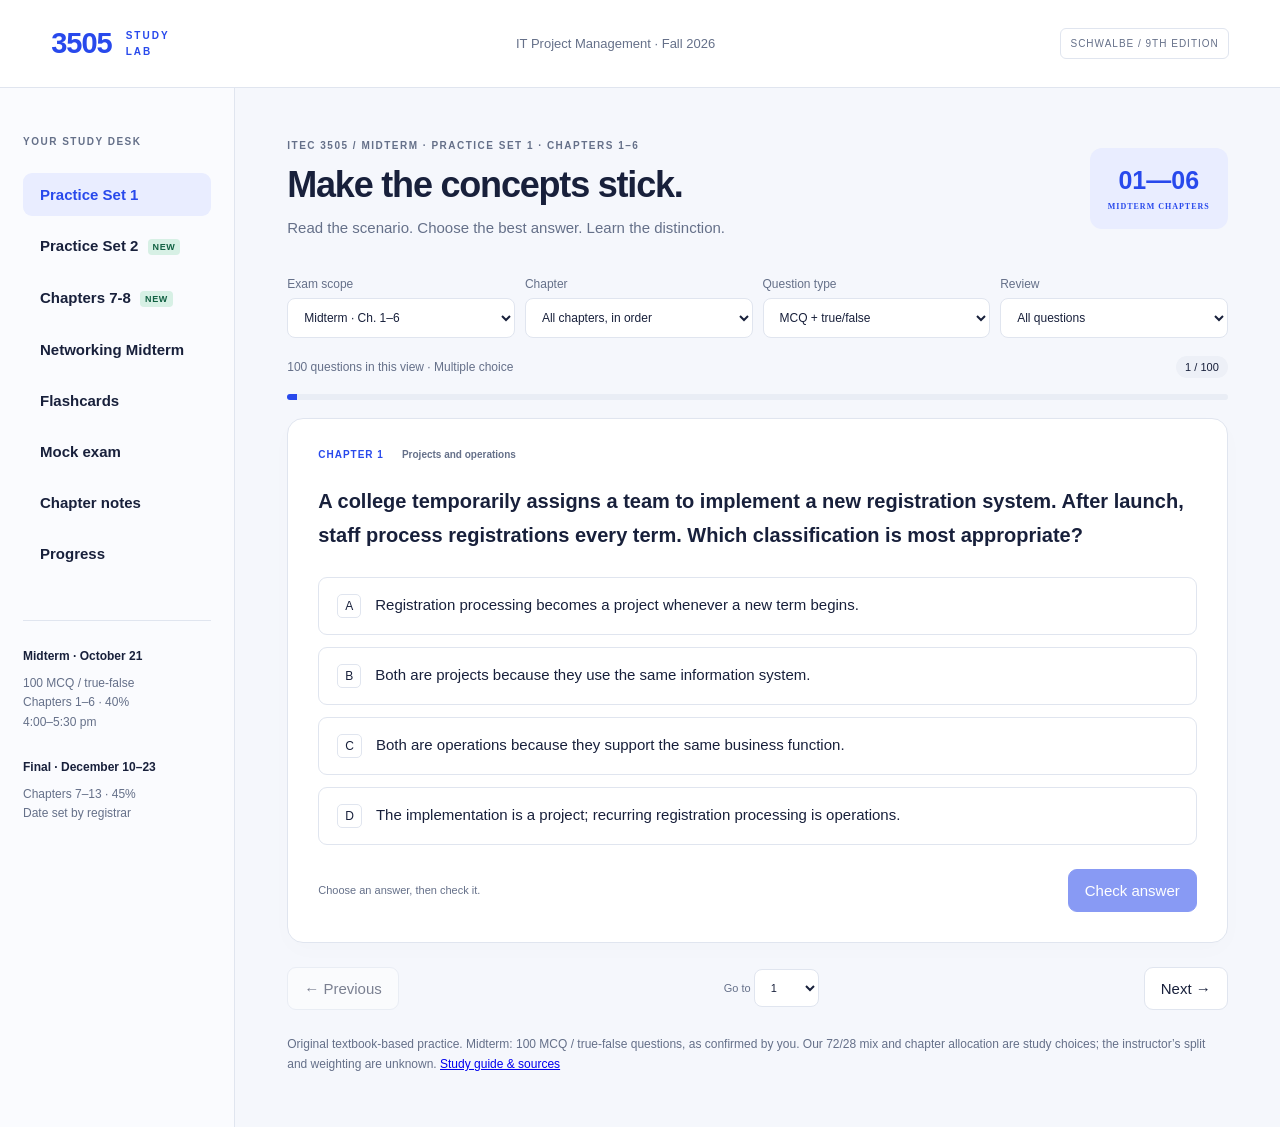
<file: index.html>
<!doctype html><html lang="en"><head><meta charset="utf-8"><meta name="viewport" content="width=device-width,initial-scale=1"><title>ITEC 3505 · Study Lab</title><meta name="description" content="Textbook-based project management practice, flashcards, and timed mock exams."><link rel="icon" href="data:image/svg+xml,%3Csvg xmlns='http://www.w3.org/2000/svg' viewBox='0 0 32 32'%3E%3Crect width='32' height='32' rx='7' fill='%232346ee'/%3E%3Cpath d='M8 9h16v4H12v3h10v4H12v3H8z' fill='white'/%3E%3C/svg%3E"><link rel="stylesheet" href="styles.css?v=20261027"></head><body><header><a class="brand" href="./">3505<span>STUDY LAB</span></a><span>IT Project Management · Fall 2026</span><span class="tag">SCHWALBE / 9TH EDITION</span></header><div class="shell"><aside><p class="eyebrow">YOUR STUDY DESK</p><nav id="nav"><button class="active">Practice</button><button>Flashcards</button><button>Mock exam</button><button>Chapter notes</button><button>Progress</button></nav><div class="aside-note"><strong>Midterm · October 21</strong><p>100 MCQ / true-false<br>Chapters 1–6 · 40%<br>4:00–5:30 pm</p><strong>Final · December 10–23</strong><p>Chapters 7–13 · 45%<br>Date set by registrar</p></div></aside><main id="main"><p>Loading your textbook practice questions…</p><noscript><section class="panel"><h1>ITEC 3505 Study Lab</h1><p>Enable JavaScript for interactive practice, or <a href="printable.html">open the 100 questions and explained answer key</a>.</p></section></noscript></main></div><script src="data.js"></script><script src="app.js?v=20261028"></script></body></html>
</file>
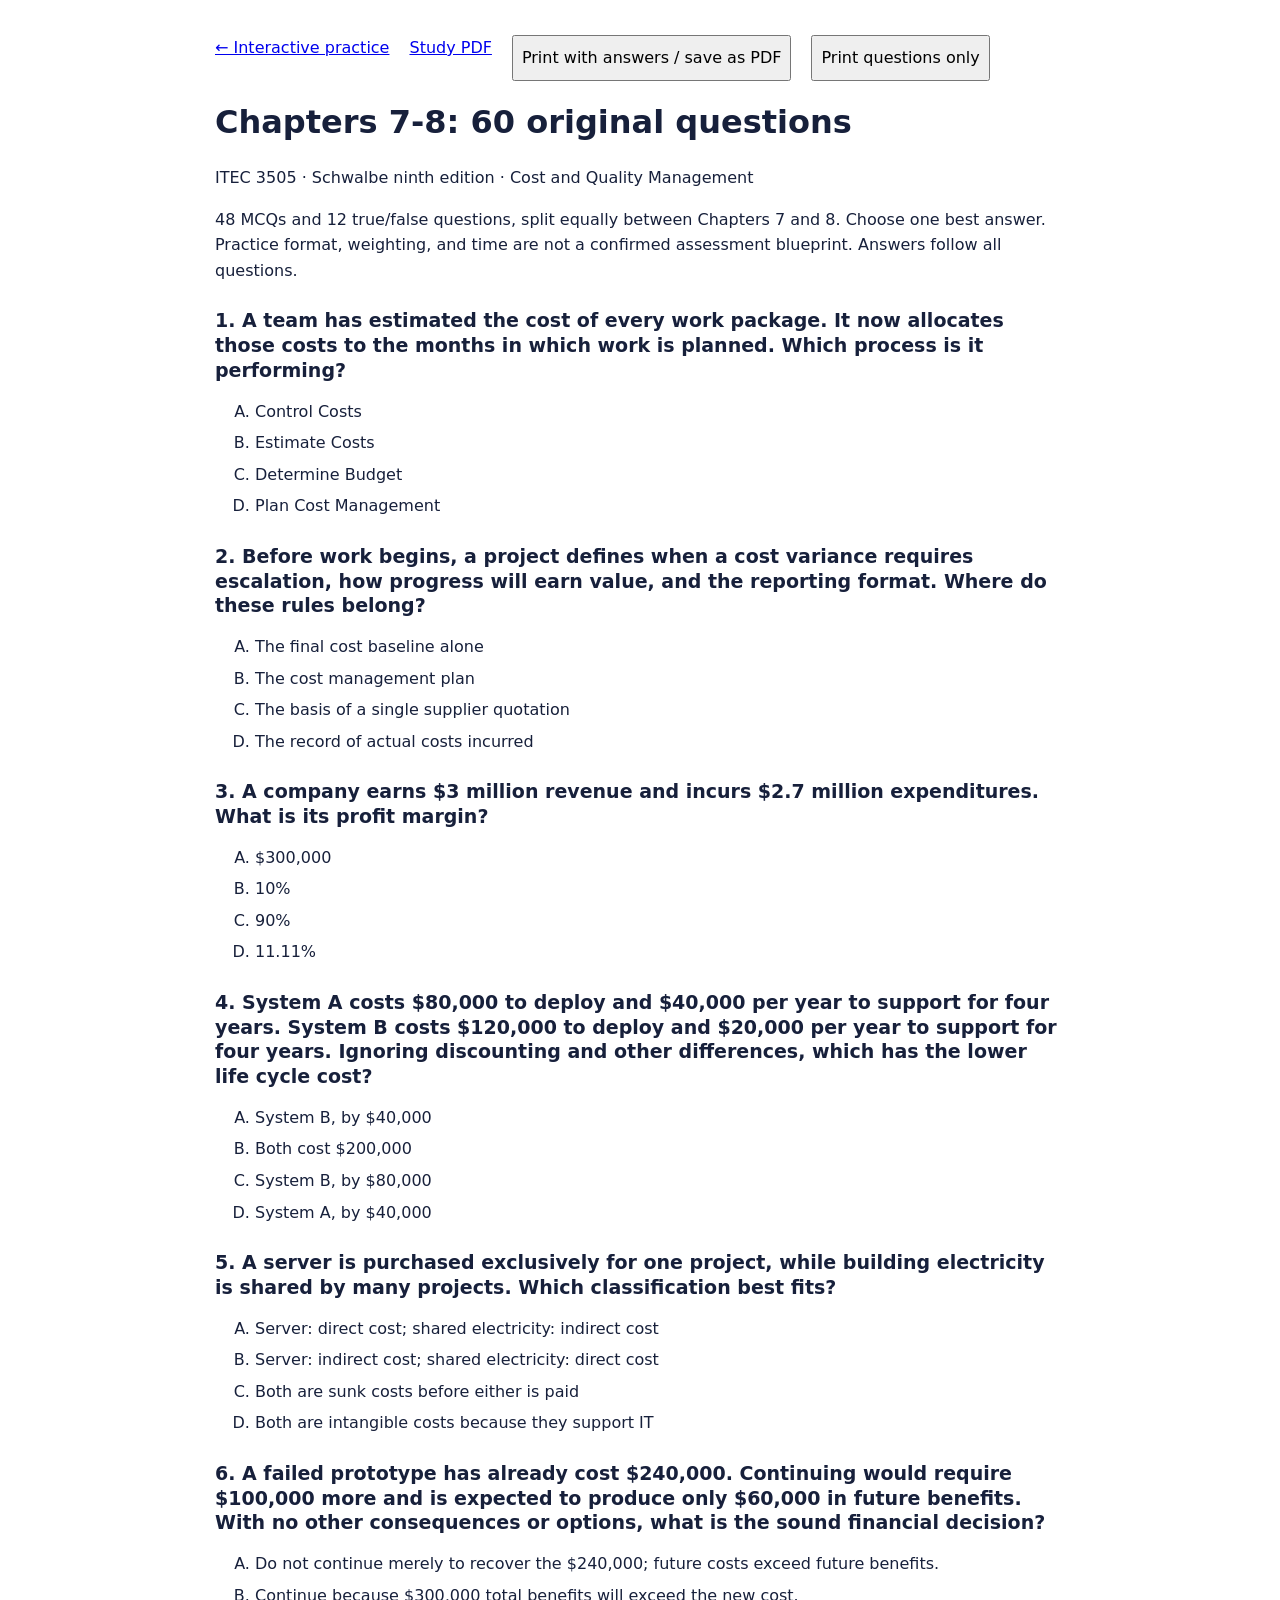
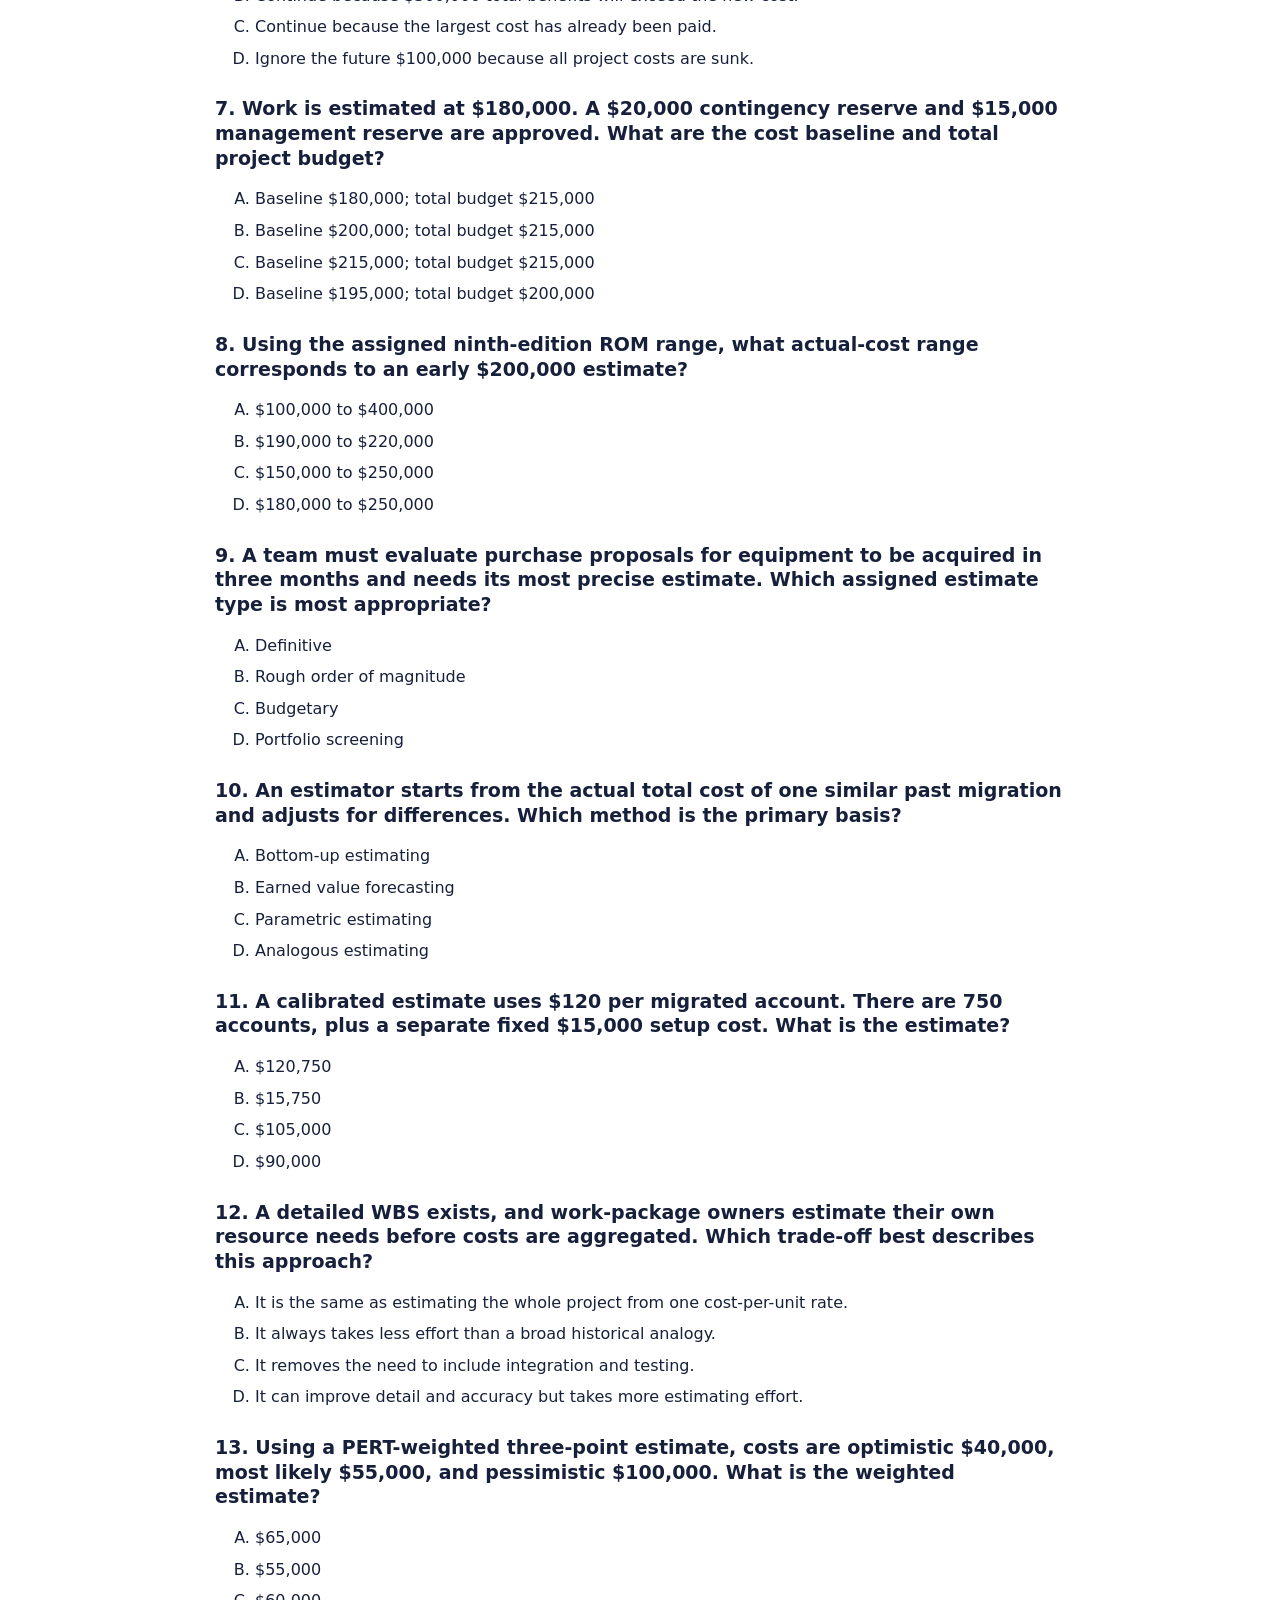
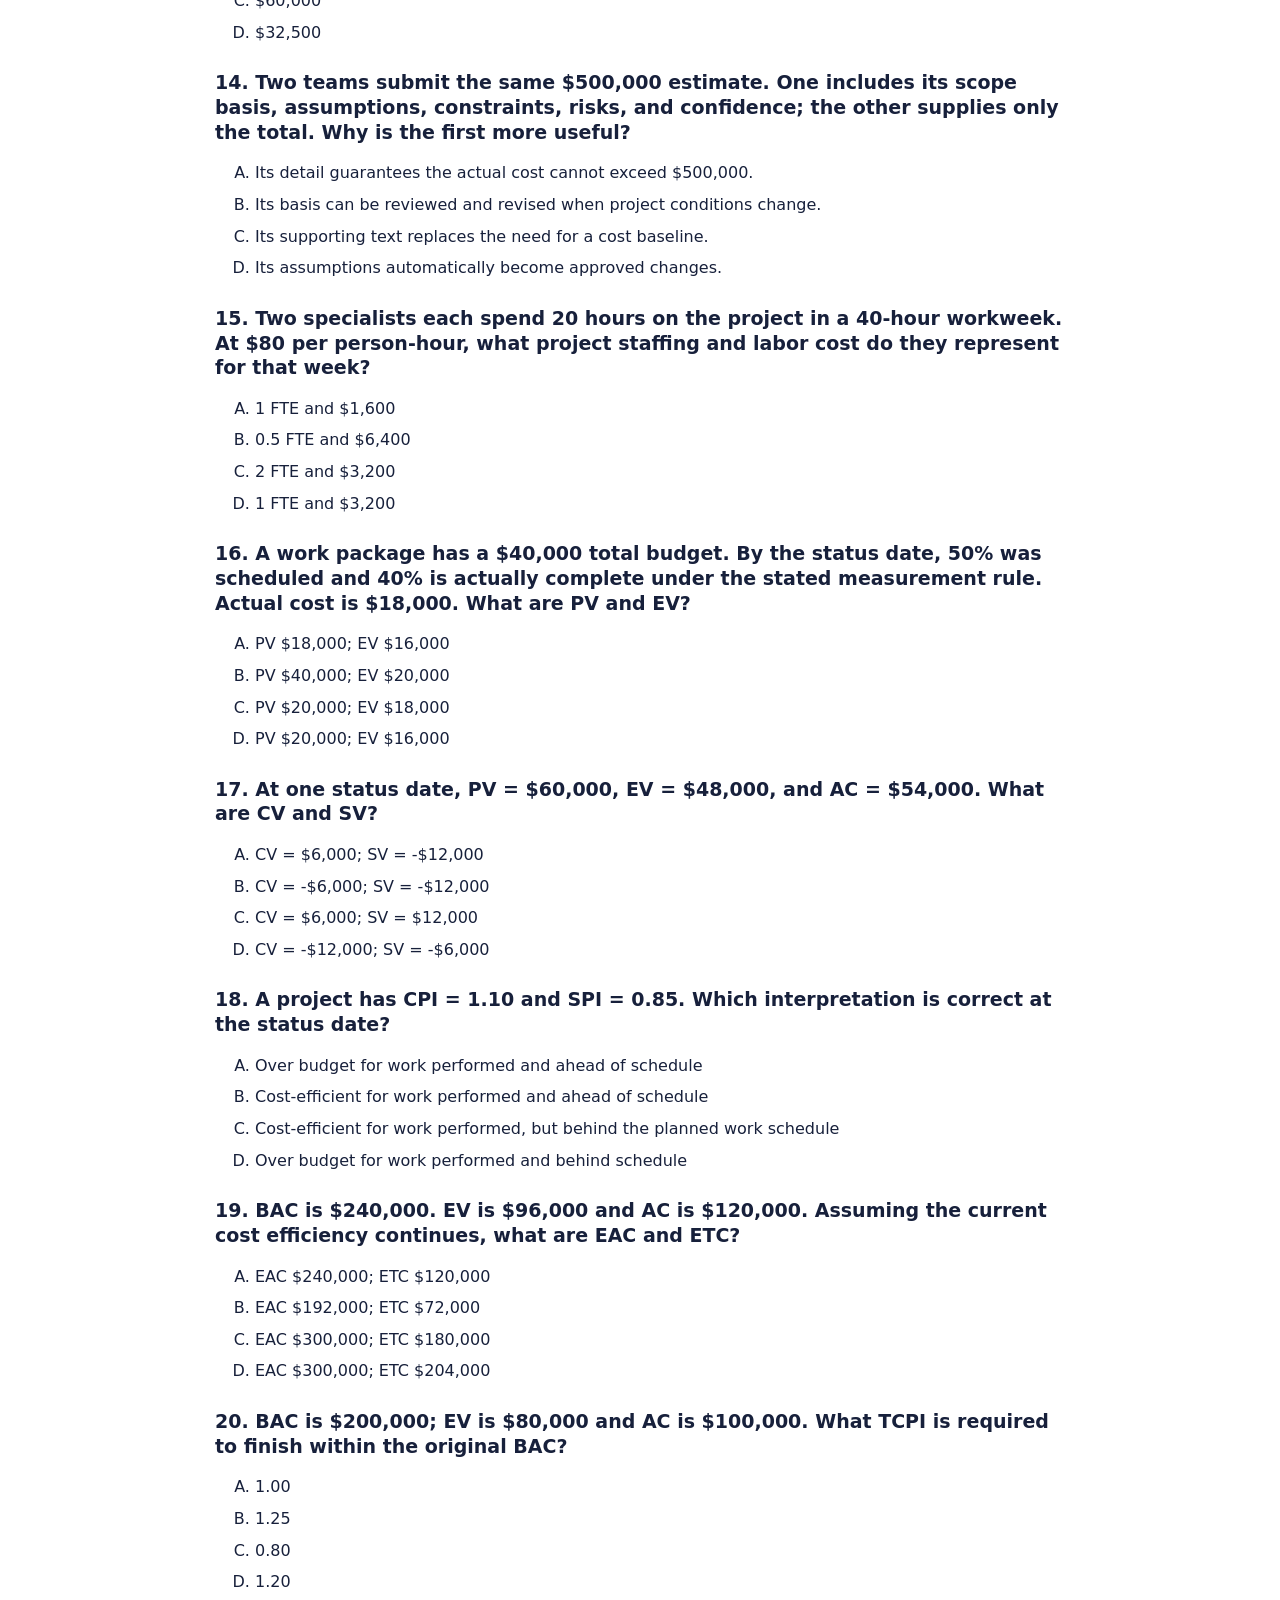
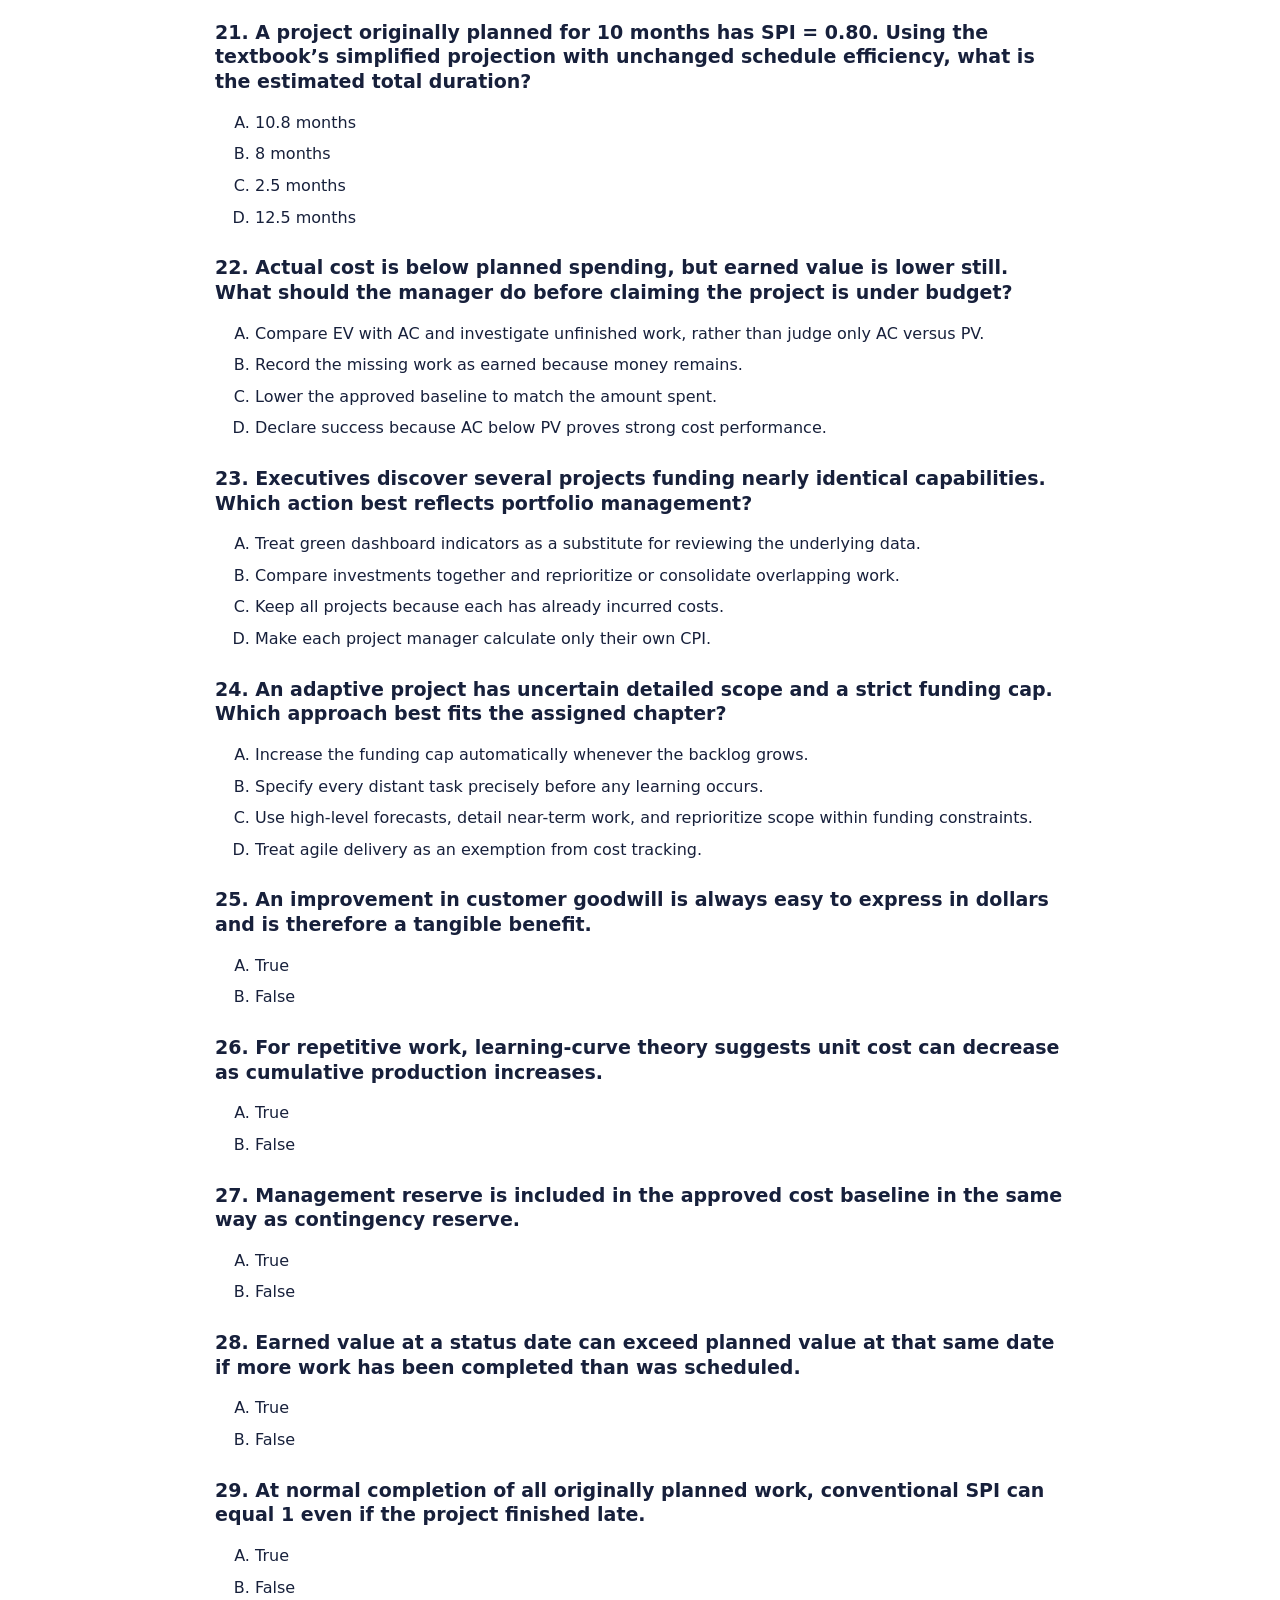
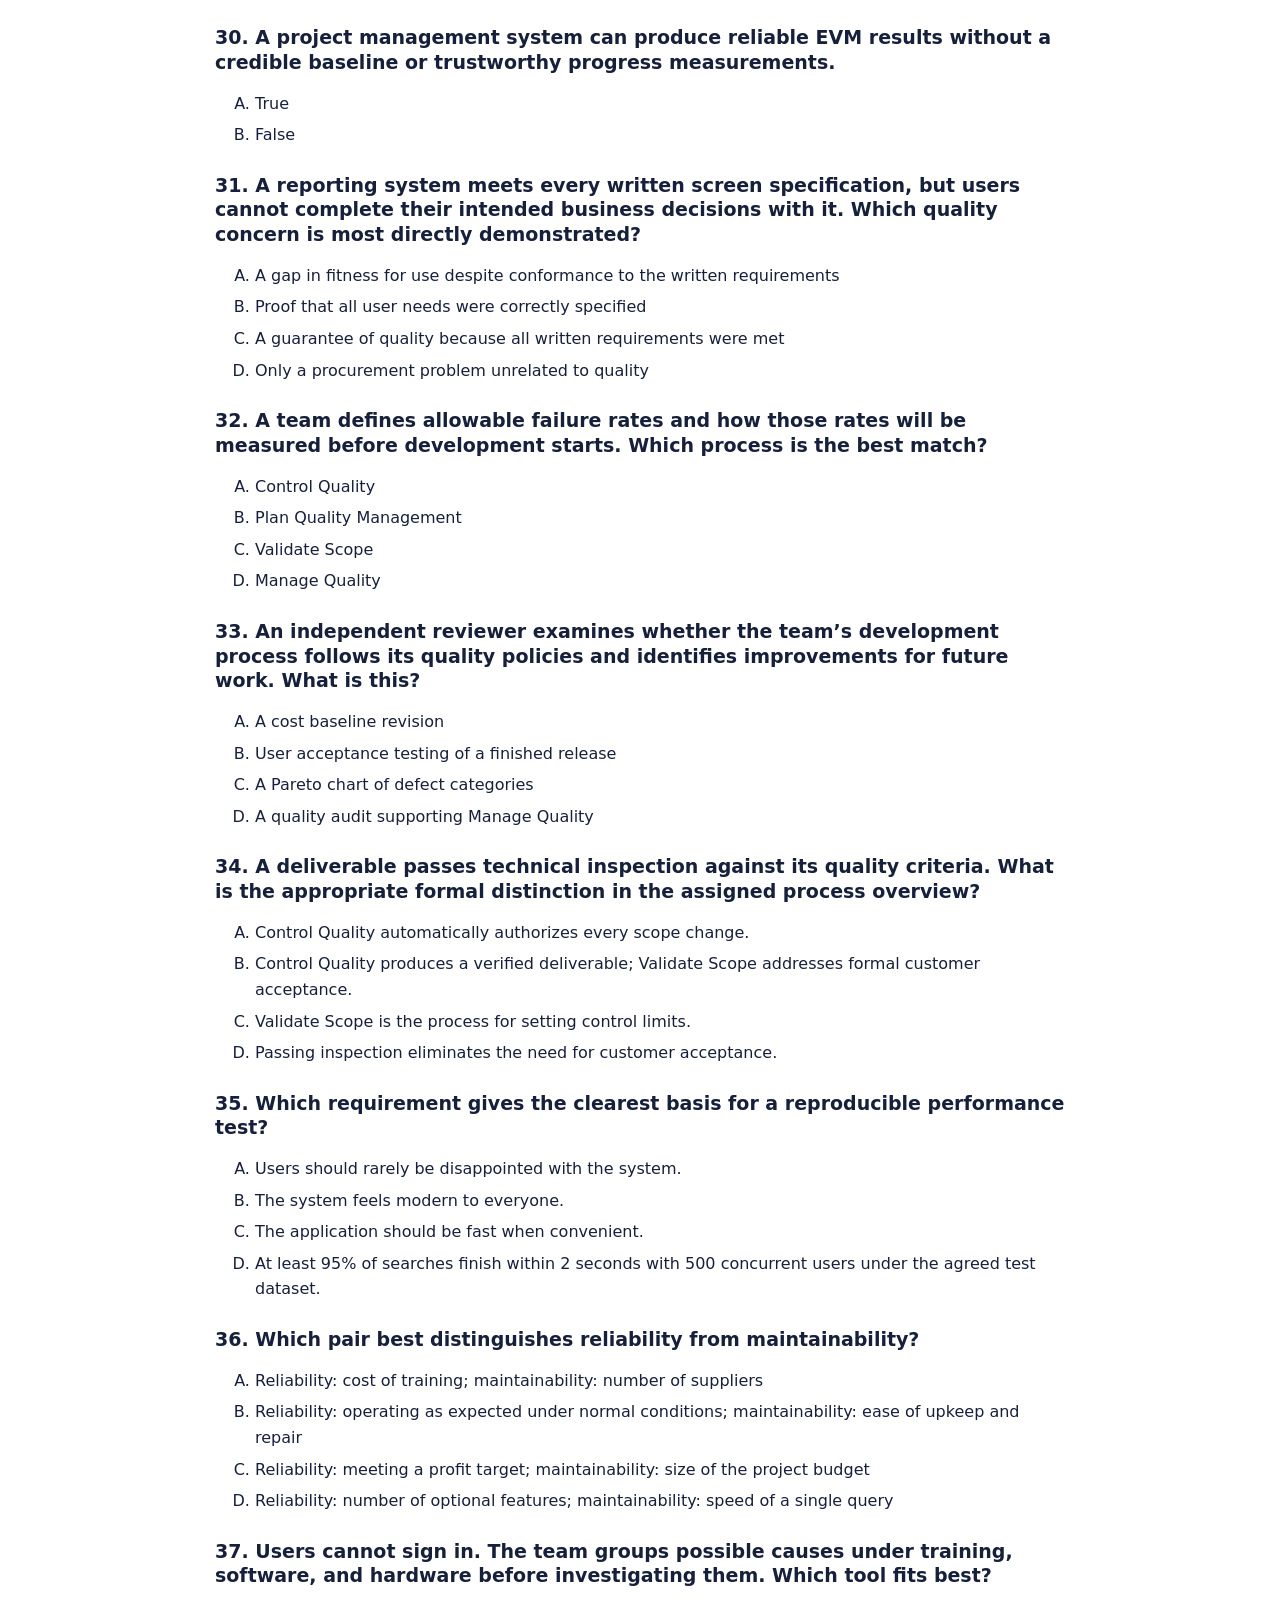
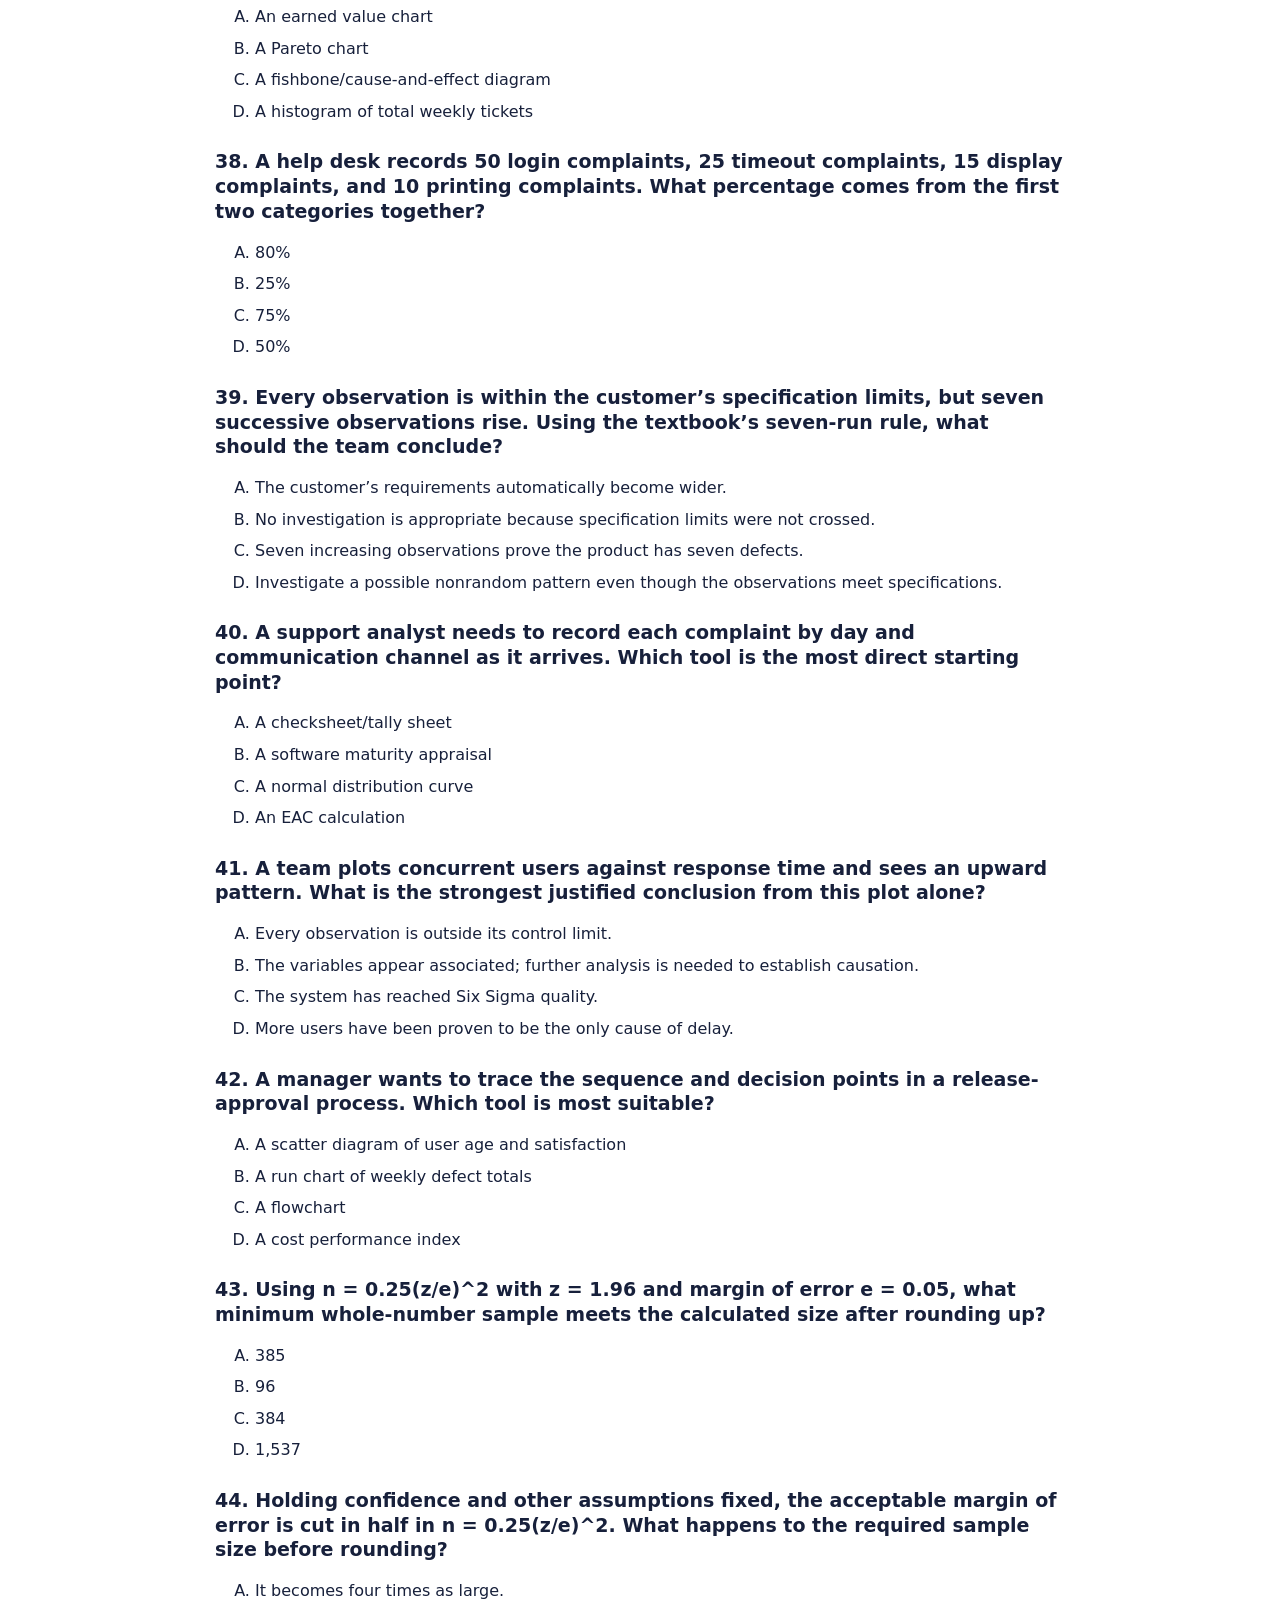
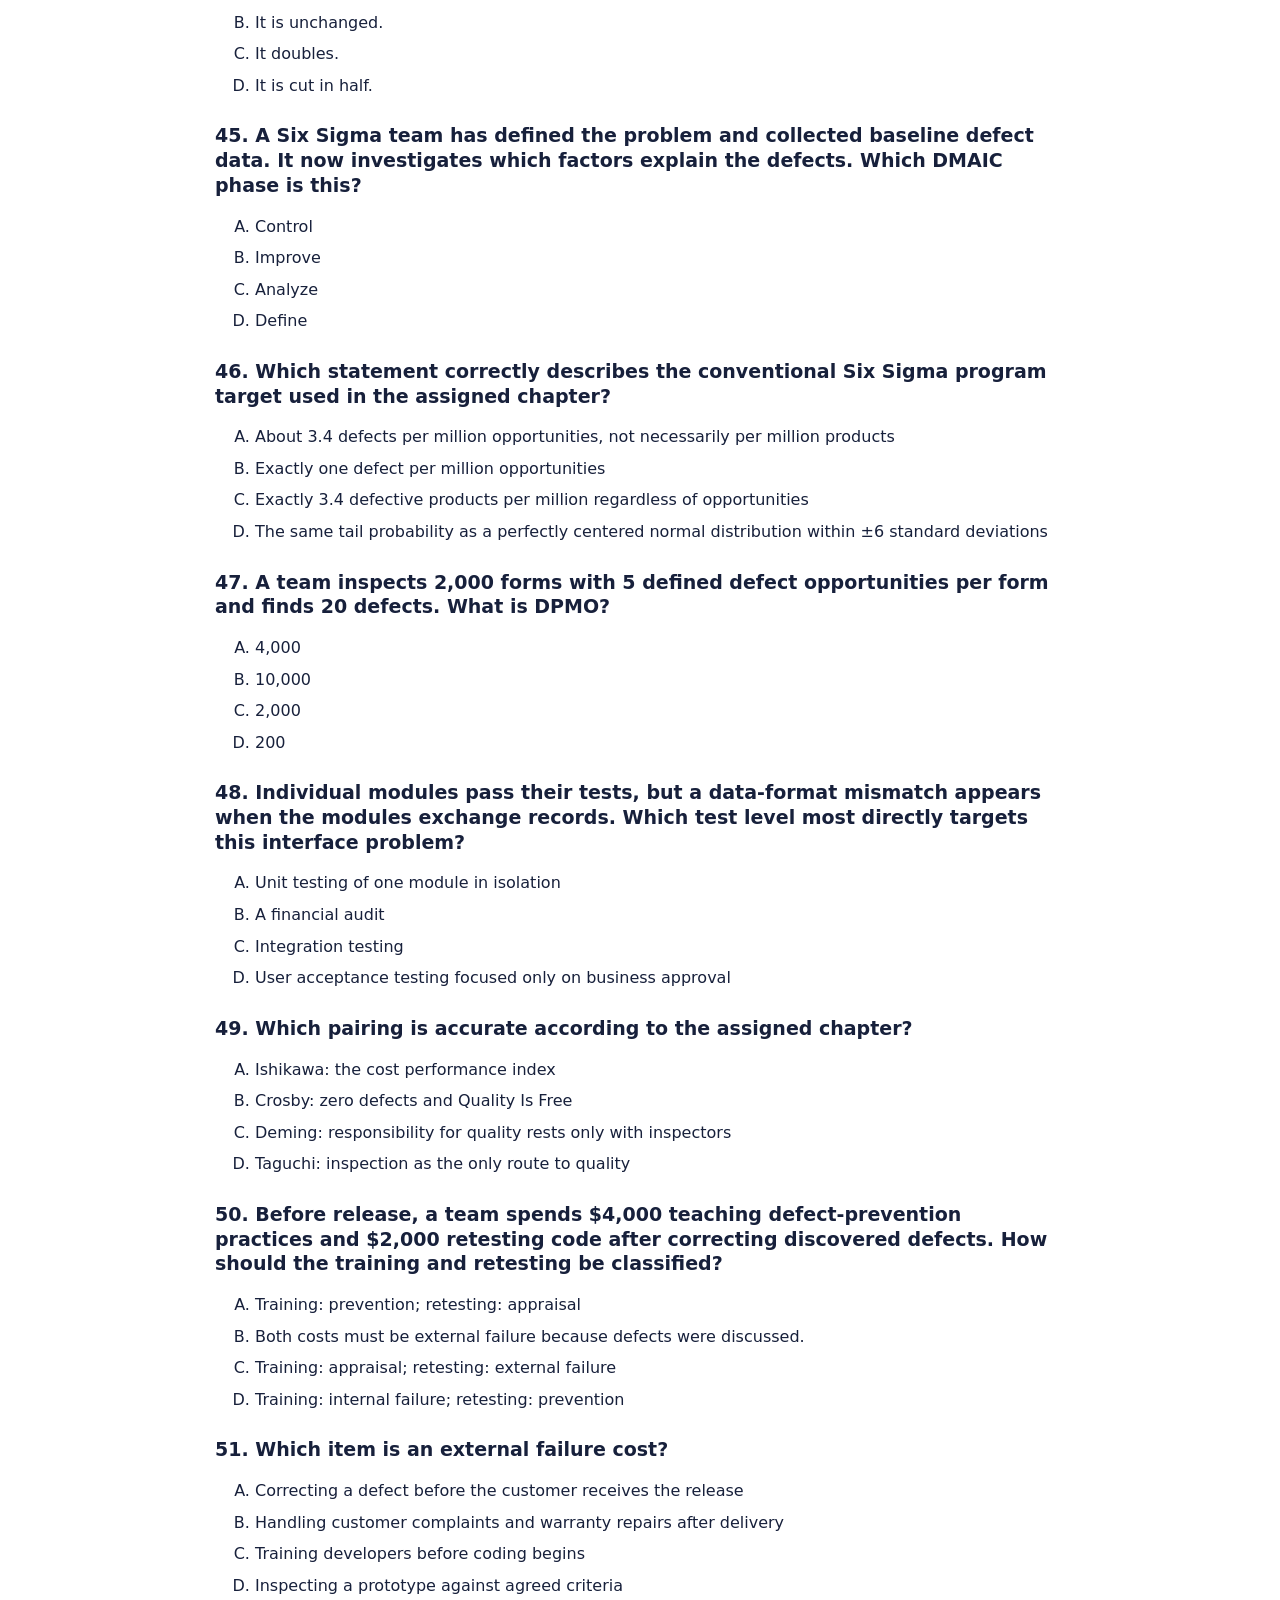
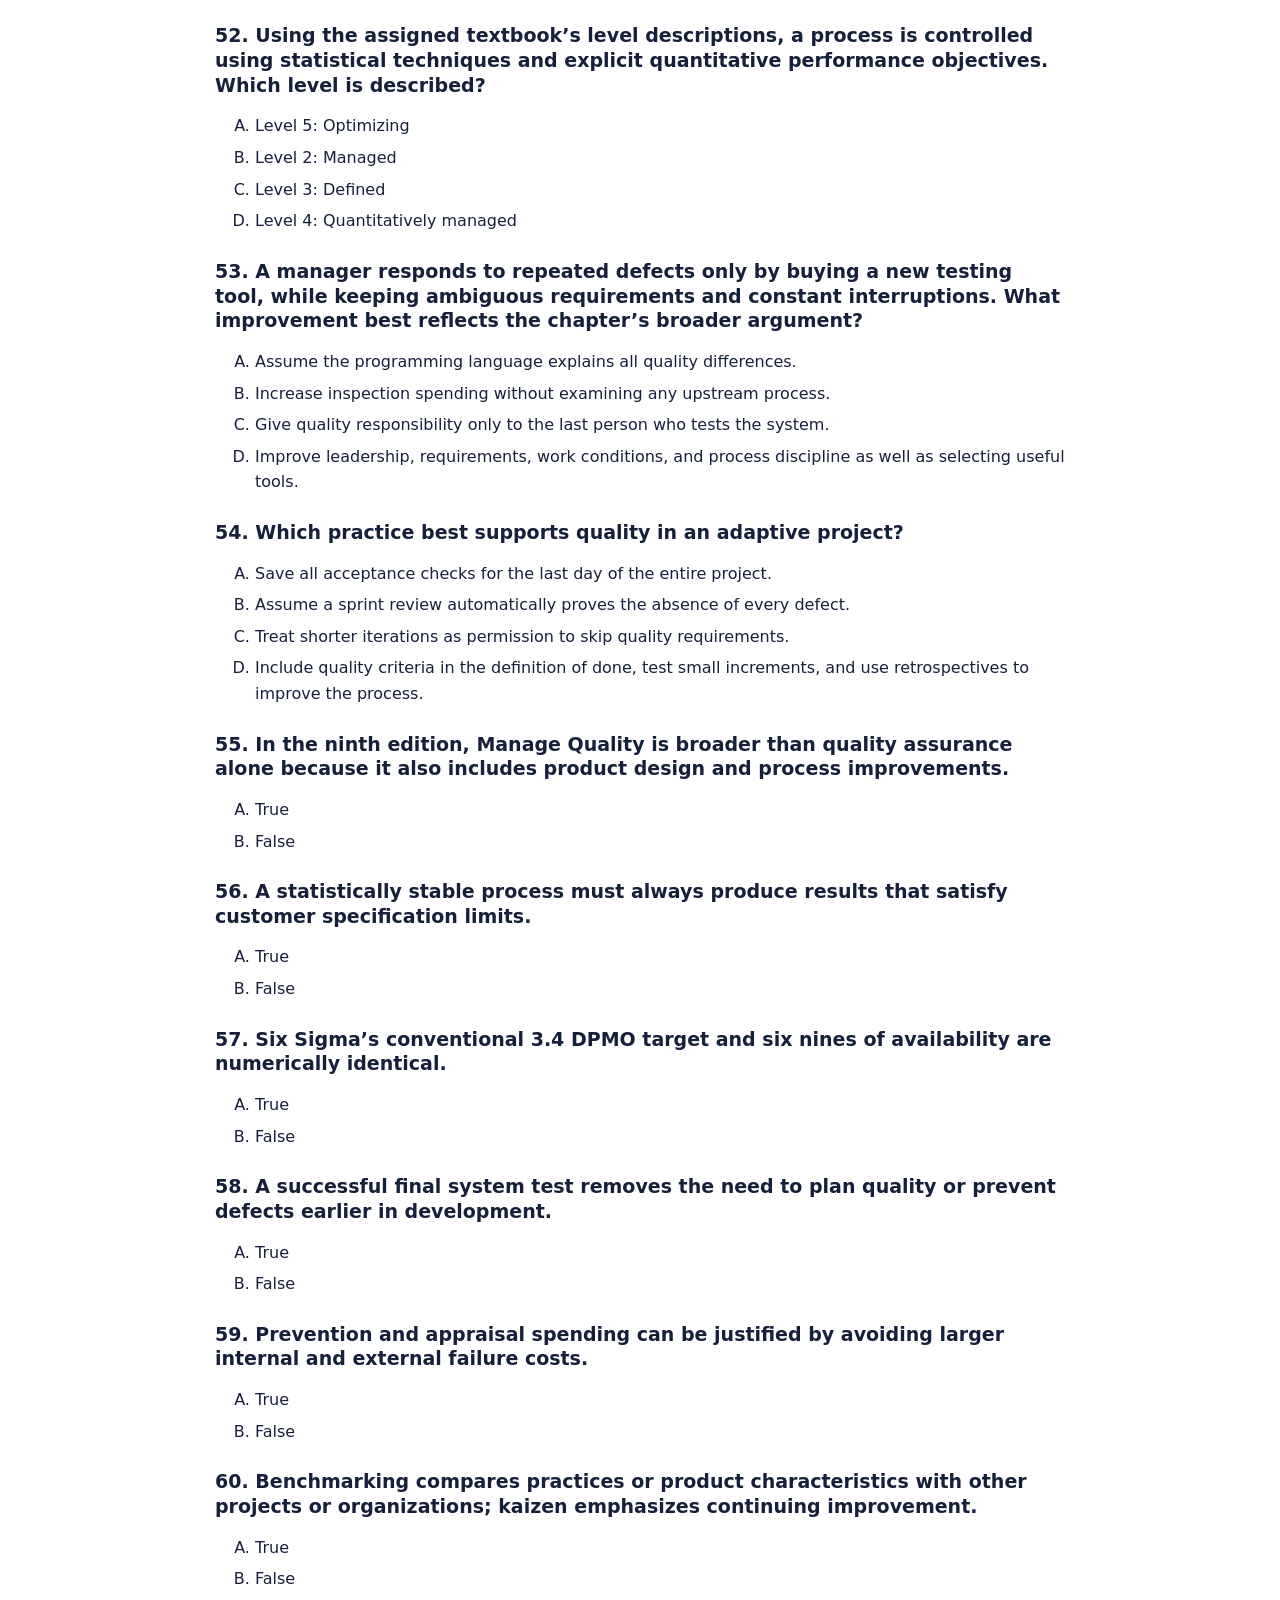
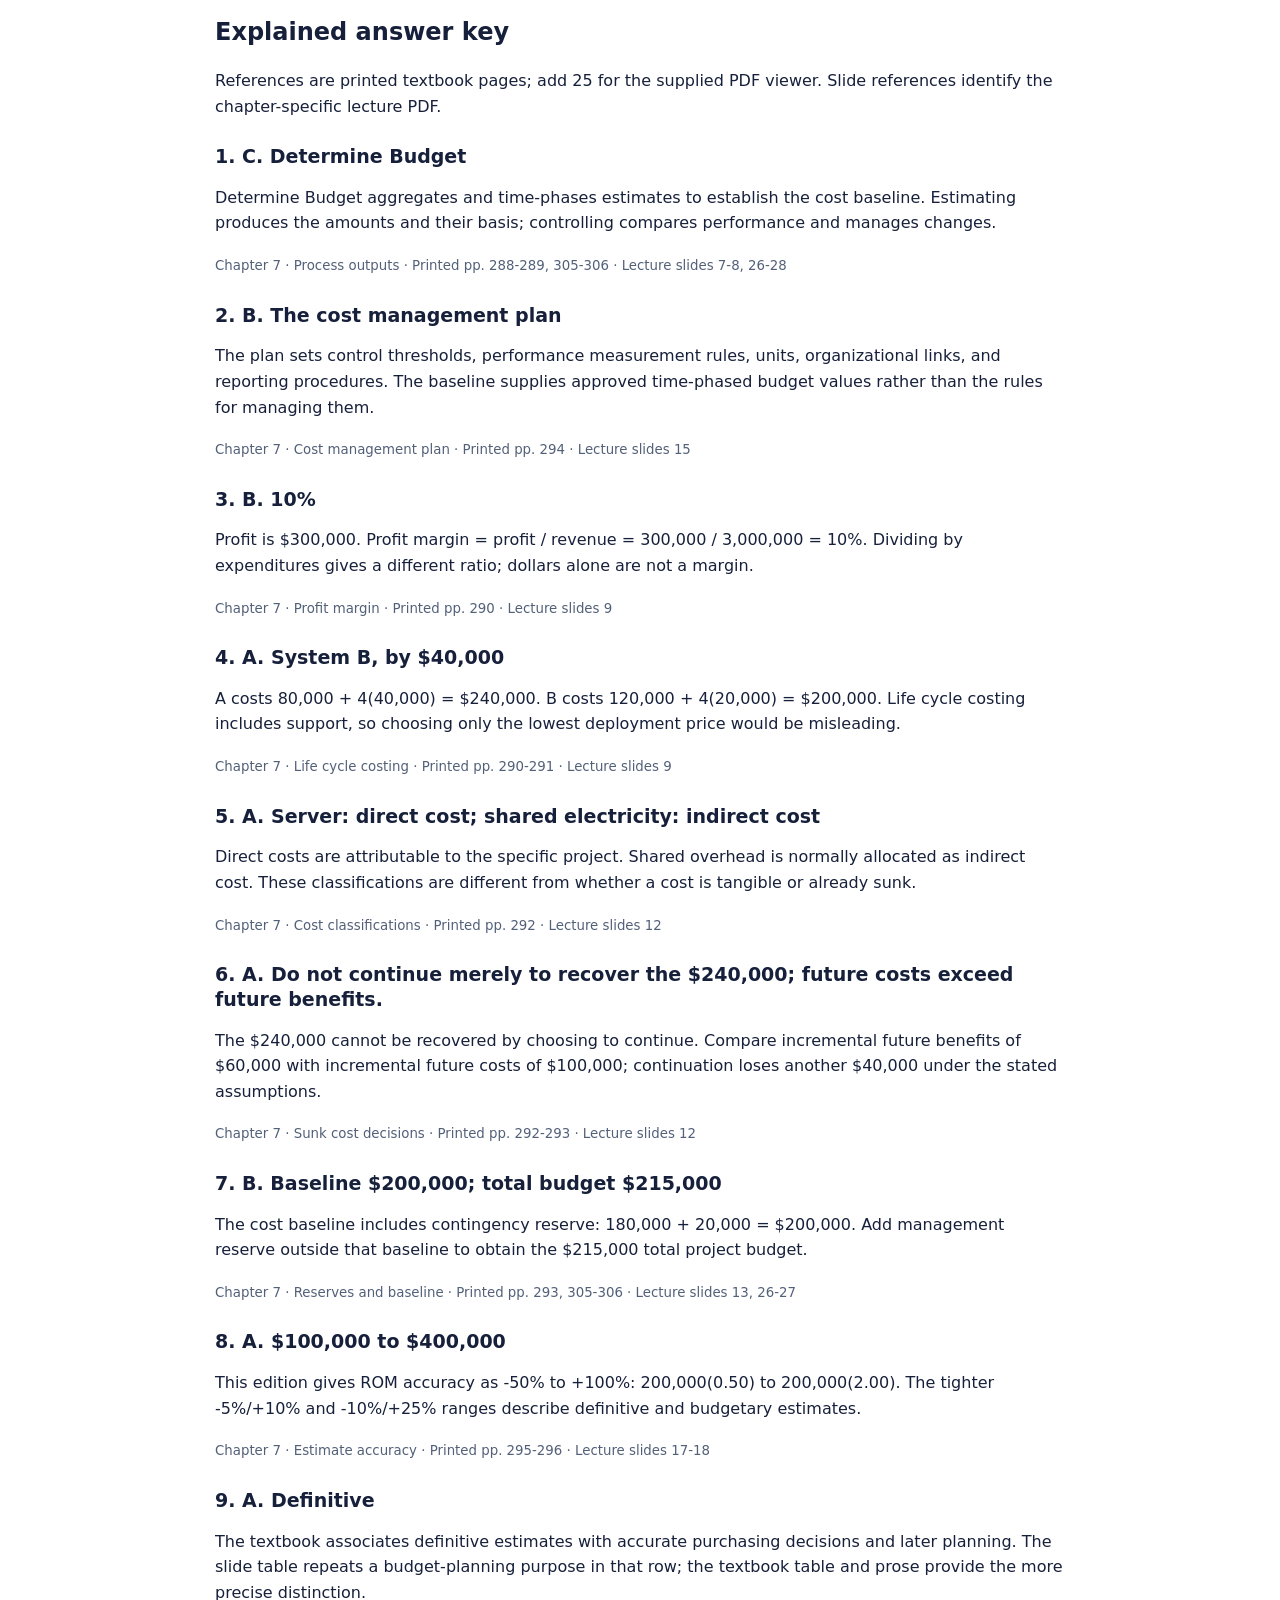
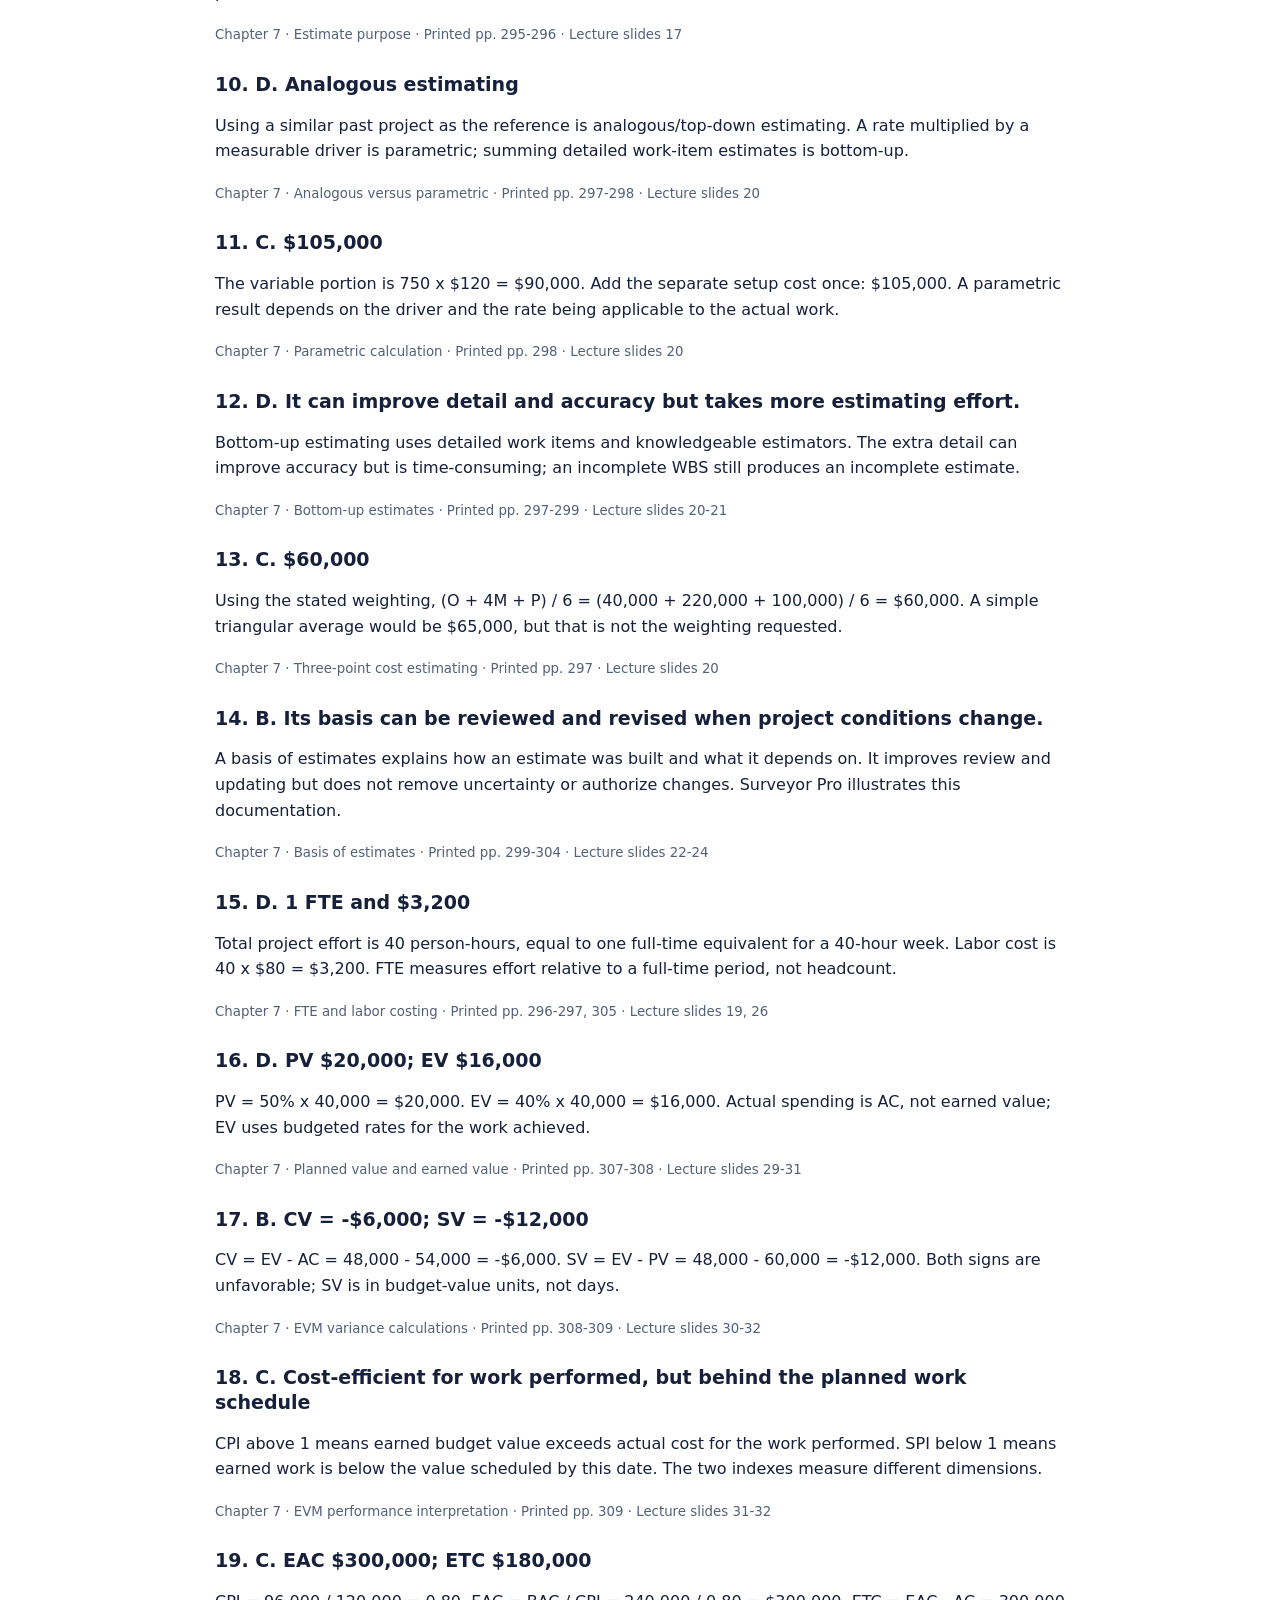
<file: chap78-printable.html>
<!doctype html><html lang="en"><head><meta charset="utf-8"><meta name="viewport" content="width=device-width,initial-scale=1"><title>ITEC 3505 · Chapters 7-8 Printable Practice</title><style>body{max-width:850px;margin:35px auto;padding:0 24px;font:16px/1.6 system-ui,sans-serif;color:#17203b}h1,h2{line-height:1.3}h2{font-size:19px}.item{break-inside:avoid;margin:25px 0}small{color:#526078}.key{break-before:page}button{font:inherit;padding:8px;cursor:pointer}nav{display:flex;gap:20px;flex-wrap:wrap}li{margin:6px 0}@media print{nav{display:none}body{margin:0;padding:0;font-size:10.5pt}.hide-key .key{display:none}a{color:inherit;text-decoration:none}}@page{size:letter;margin:.7in}</style></head><body><nav><a href="chap78.html">← Interactive practice</a><a href="chapters7-8-guide.pdf">Study PDF</a><button onclick="document.body.classList.remove('hide-key');window.print()">Print with answers / save as PDF</button><button onclick="document.body.classList.add('hide-key');window.print()">Print questions only</button></nav><h1>Chapters 7-8: 60 original questions</h1><p>ITEC 3505 · Schwalbe ninth edition · Cost and Quality Management</p><p>48 MCQs and 12 true/false questions, split equally between Chapters 7 and 8. Choose one best answer. Practice format, weighting, and time are not a confirmed assessment blueprint. Answers follow all questions.</p>
<section class="item"><h2>1. A team has estimated the cost of every work package. It now allocates those costs to the months in which work is planned. Which process is it performing?</h2><ol type="A"><li>Control Costs</li><li>Estimate Costs</li><li>Determine Budget</li><li>Plan Cost Management</li></ol></section>
<section class="item"><h2>2. Before work begins, a project defines when a cost variance requires escalation, how progress will earn value, and the reporting format. Where do these rules belong?</h2><ol type="A"><li>The final cost baseline alone</li><li>The cost management plan</li><li>The basis of a single supplier quotation</li><li>The record of actual costs incurred</li></ol></section>
<section class="item"><h2>3. A company earns $3 million revenue and incurs $2.7 million expenditures. What is its profit margin?</h2><ol type="A"><li>$300,000</li><li>10%</li><li>90%</li><li>11.11%</li></ol></section>
<section class="item"><h2>4. System A costs $80,000 to deploy and $40,000 per year to support for four years. System B costs $120,000 to deploy and $20,000 per year to support for four years. Ignoring discounting and other differences, which has the lower life cycle cost?</h2><ol type="A"><li>System B, by $40,000</li><li>Both cost $200,000</li><li>System B, by $80,000</li><li>System A, by $40,000</li></ol></section>
<section class="item"><h2>5. A server is purchased exclusively for one project, while building electricity is shared by many projects. Which classification best fits?</h2><ol type="A"><li>Server: direct cost; shared electricity: indirect cost</li><li>Server: indirect cost; shared electricity: direct cost</li><li>Both are sunk costs before either is paid</li><li>Both are intangible costs because they support IT</li></ol></section>
<section class="item"><h2>6. A failed prototype has already cost $240,000. Continuing would require $100,000 more and is expected to produce only $60,000 in future benefits. With no other consequences or options, what is the sound financial decision?</h2><ol type="A"><li>Do not continue merely to recover the $240,000; future costs exceed future benefits.</li><li>Continue because $300,000 total benefits will exceed the new cost.</li><li>Continue because the largest cost has already been paid.</li><li>Ignore the future $100,000 because all project costs are sunk.</li></ol></section>
<section class="item"><h2>7. Work is estimated at $180,000. A $20,000 contingency reserve and $15,000 management reserve are approved. What are the cost baseline and total project budget?</h2><ol type="A"><li>Baseline $180,000; total budget $215,000</li><li>Baseline $200,000; total budget $215,000</li><li>Baseline $215,000; total budget $215,000</li><li>Baseline $195,000; total budget $200,000</li></ol></section>
<section class="item"><h2>8. Using the assigned ninth-edition ROM range, what actual-cost range corresponds to an early $200,000 estimate?</h2><ol type="A"><li>$100,000 to $400,000</li><li>$190,000 to $220,000</li><li>$150,000 to $250,000</li><li>$180,000 to $250,000</li></ol></section>
<section class="item"><h2>9. A team must evaluate purchase proposals for equipment to be acquired in three months and needs its most precise estimate. Which assigned estimate type is most appropriate?</h2><ol type="A"><li>Definitive</li><li>Rough order of magnitude</li><li>Budgetary</li><li>Portfolio screening</li></ol></section>
<section class="item"><h2>10. An estimator starts from the actual total cost of one similar past migration and adjusts for differences. Which method is the primary basis?</h2><ol type="A"><li>Bottom-up estimating</li><li>Earned value forecasting</li><li>Parametric estimating</li><li>Analogous estimating</li></ol></section>
<section class="item"><h2>11. A calibrated estimate uses $120 per migrated account. There are 750 accounts, plus a separate fixed $15,000 setup cost. What is the estimate?</h2><ol type="A"><li>$120,750</li><li>$15,750</li><li>$105,000</li><li>$90,000</li></ol></section>
<section class="item"><h2>12. A detailed WBS exists, and work-package owners estimate their own resource needs before costs are aggregated. Which trade-off best describes this approach?</h2><ol type="A"><li>It is the same as estimating the whole project from one cost-per-unit rate.</li><li>It always takes less effort than a broad historical analogy.</li><li>It removes the need to include integration and testing.</li><li>It can improve detail and accuracy but takes more estimating effort.</li></ol></section>
<section class="item"><h2>13. Using a PERT-weighted three-point estimate, costs are optimistic $40,000, most likely $55,000, and pessimistic $100,000. What is the weighted estimate?</h2><ol type="A"><li>$65,000</li><li>$55,000</li><li>$60,000</li><li>$32,500</li></ol></section>
<section class="item"><h2>14. Two teams submit the same $500,000 estimate. One includes its scope basis, assumptions, constraints, risks, and confidence; the other supplies only the total. Why is the first more useful?</h2><ol type="A"><li>Its detail guarantees the actual cost cannot exceed $500,000.</li><li>Its basis can be reviewed and revised when project conditions change.</li><li>Its supporting text replaces the need for a cost baseline.</li><li>Its assumptions automatically become approved changes.</li></ol></section>
<section class="item"><h2>15. Two specialists each spend 20 hours on the project in a 40-hour workweek. At $80 per person-hour, what project staffing and labor cost do they represent for that week?</h2><ol type="A"><li>1 FTE and $1,600</li><li>0.5 FTE and $6,400</li><li>2 FTE and $3,200</li><li>1 FTE and $3,200</li></ol></section>
<section class="item"><h2>16. A work package has a $40,000 total budget. By the status date, 50% was scheduled and 40% is actually complete under the stated measurement rule. Actual cost is $18,000. What are PV and EV?</h2><ol type="A"><li>PV $18,000; EV $16,000</li><li>PV $40,000; EV $20,000</li><li>PV $20,000; EV $18,000</li><li>PV $20,000; EV $16,000</li></ol></section>
<section class="item"><h2>17. At one status date, PV = $60,000, EV = $48,000, and AC = $54,000. What are CV and SV?</h2><ol type="A"><li>CV = $6,000; SV = -$12,000</li><li>CV = -$6,000; SV = -$12,000</li><li>CV = $6,000; SV = $12,000</li><li>CV = -$12,000; SV = -$6,000</li></ol></section>
<section class="item"><h2>18. A project has CPI = 1.10 and SPI = 0.85. Which interpretation is correct at the status date?</h2><ol type="A"><li>Over budget for work performed and ahead of schedule</li><li>Cost-efficient for work performed and ahead of schedule</li><li>Cost-efficient for work performed, but behind the planned work schedule</li><li>Over budget for work performed and behind schedule</li></ol></section>
<section class="item"><h2>19. BAC is $240,000. EV is $96,000 and AC is $120,000. Assuming the current cost efficiency continues, what are EAC and ETC?</h2><ol type="A"><li>EAC $240,000; ETC $120,000</li><li>EAC $192,000; ETC $72,000</li><li>EAC $300,000; ETC $180,000</li><li>EAC $300,000; ETC $204,000</li></ol></section>
<section class="item"><h2>20. BAC is $200,000; EV is $80,000 and AC is $100,000. What TCPI is required to finish within the original BAC?</h2><ol type="A"><li>1.00</li><li>1.25</li><li>0.80</li><li>1.20</li></ol></section>
<section class="item"><h2>21. A project originally planned for 10 months has SPI = 0.80. Using the textbook’s simplified projection with unchanged schedule efficiency, what is the estimated total duration?</h2><ol type="A"><li>10.8 months</li><li>8 months</li><li>2.5 months</li><li>12.5 months</li></ol></section>
<section class="item"><h2>22. Actual cost is below planned spending, but earned value is lower still. What should the manager do before claiming the project is under budget?</h2><ol type="A"><li>Compare EV with AC and investigate unfinished work, rather than judge only AC versus PV.</li><li>Record the missing work as earned because money remains.</li><li>Lower the approved baseline to match the amount spent.</li><li>Declare success because AC below PV proves strong cost performance.</li></ol></section>
<section class="item"><h2>23. Executives discover several projects funding nearly identical capabilities. Which action best reflects portfolio management?</h2><ol type="A"><li>Treat green dashboard indicators as a substitute for reviewing the underlying data.</li><li>Compare investments together and reprioritize or consolidate overlapping work.</li><li>Keep all projects because each has already incurred costs.</li><li>Make each project manager calculate only their own CPI.</li></ol></section>
<section class="item"><h2>24. An adaptive project has uncertain detailed scope and a strict funding cap. Which approach best fits the assigned chapter?</h2><ol type="A"><li>Increase the funding cap automatically whenever the backlog grows.</li><li>Specify every distant task precisely before any learning occurs.</li><li>Use high-level forecasts, detail near-term work, and reprioritize scope within funding constraints.</li><li>Treat agile delivery as an exemption from cost tracking.</li></ol></section>
<section class="item"><h2>25. An improvement in customer goodwill is always easy to express in dollars and is therefore a tangible benefit.</h2><ol type="A"><li>True</li><li>False</li></ol></section>
<section class="item"><h2>26. For repetitive work, learning-curve theory suggests unit cost can decrease as cumulative production increases.</h2><ol type="A"><li>True</li><li>False</li></ol></section>
<section class="item"><h2>27. Management reserve is included in the approved cost baseline in the same way as contingency reserve.</h2><ol type="A"><li>True</li><li>False</li></ol></section>
<section class="item"><h2>28. Earned value at a status date can exceed planned value at that same date if more work has been completed than was scheduled.</h2><ol type="A"><li>True</li><li>False</li></ol></section>
<section class="item"><h2>29. At normal completion of all originally planned work, conventional SPI can equal 1 even if the project finished late.</h2><ol type="A"><li>True</li><li>False</li></ol></section>
<section class="item"><h2>30. A project management system can produce reliable EVM results without a credible baseline or trustworthy progress measurements.</h2><ol type="A"><li>True</li><li>False</li></ol></section>
<section class="item"><h2>31. A reporting system meets every written screen specification, but users cannot complete their intended business decisions with it. Which quality concern is most directly demonstrated?</h2><ol type="A"><li>A gap in fitness for use despite conformance to the written requirements</li><li>Proof that all user needs were correctly specified</li><li>A guarantee of quality because all written requirements were met</li><li>Only a procurement problem unrelated to quality</li></ol></section>
<section class="item"><h2>32. A team defines allowable failure rates and how those rates will be measured before development starts. Which process is the best match?</h2><ol type="A"><li>Control Quality</li><li>Plan Quality Management</li><li>Validate Scope</li><li>Manage Quality</li></ol></section>
<section class="item"><h2>33. An independent reviewer examines whether the team’s development process follows its quality policies and identifies improvements for future work. What is this?</h2><ol type="A"><li>A cost baseline revision</li><li>User acceptance testing of a finished release</li><li>A Pareto chart of defect categories</li><li>A quality audit supporting Manage Quality</li></ol></section>
<section class="item"><h2>34. A deliverable passes technical inspection against its quality criteria. What is the appropriate formal distinction in the assigned process overview?</h2><ol type="A"><li>Control Quality automatically authorizes every scope change.</li><li>Control Quality produces a verified deliverable; Validate Scope addresses formal customer acceptance.</li><li>Validate Scope is the process for setting control limits.</li><li>Passing inspection eliminates the need for customer acceptance.</li></ol></section>
<section class="item"><h2>35. Which requirement gives the clearest basis for a reproducible performance test?</h2><ol type="A"><li>Users should rarely be disappointed with the system.</li><li>The system feels modern to everyone.</li><li>The application should be fast when convenient.</li><li>At least 95% of searches finish within 2 seconds with 500 concurrent users under the agreed test dataset.</li></ol></section>
<section class="item"><h2>36. Which pair best distinguishes reliability from maintainability?</h2><ol type="A"><li>Reliability: cost of training; maintainability: number of suppliers</li><li>Reliability: operating as expected under normal conditions; maintainability: ease of upkeep and repair</li><li>Reliability: meeting a profit target; maintainability: size of the project budget</li><li>Reliability: number of optional features; maintainability: speed of a single query</li></ol></section>
<section class="item"><h2>37. Users cannot sign in. The team groups possible causes under training, software, and hardware before investigating them. Which tool fits best?</h2><ol type="A"><li>An earned value chart</li><li>A Pareto chart</li><li>A fishbone/cause-and-effect diagram</li><li>A histogram of total weekly tickets</li></ol></section>
<section class="item"><h2>38. A help desk records 50 login complaints, 25 timeout complaints, 15 display complaints, and 10 printing complaints. What percentage comes from the first two categories together?</h2><ol type="A"><li>80%</li><li>25%</li><li>75%</li><li>50%</li></ol></section>
<section class="item"><h2>39. Every observation is within the customer’s specification limits, but seven successive observations rise. Using the textbook’s seven-run rule, what should the team conclude?</h2><ol type="A"><li>The customer’s requirements automatically become wider.</li><li>No investigation is appropriate because specification limits were not crossed.</li><li>Seven increasing observations prove the product has seven defects.</li><li>Investigate a possible nonrandom pattern even though the observations meet specifications.</li></ol></section>
<section class="item"><h2>40. A support analyst needs to record each complaint by day and communication channel as it arrives. Which tool is the most direct starting point?</h2><ol type="A"><li>A checksheet/tally sheet</li><li>A software maturity appraisal</li><li>A normal distribution curve</li><li>An EAC calculation</li></ol></section>
<section class="item"><h2>41. A team plots concurrent users against response time and sees an upward pattern. What is the strongest justified conclusion from this plot alone?</h2><ol type="A"><li>Every observation is outside its control limit.</li><li>The variables appear associated; further analysis is needed to establish causation.</li><li>The system has reached Six Sigma quality.</li><li>More users have been proven to be the only cause of delay.</li></ol></section>
<section class="item"><h2>42. A manager wants to trace the sequence and decision points in a release-approval process. Which tool is most suitable?</h2><ol type="A"><li>A scatter diagram of user age and satisfaction</li><li>A run chart of weekly defect totals</li><li>A flowchart</li><li>A cost performance index</li></ol></section>
<section class="item"><h2>43. Using n = 0.25(z/e)^2 with z = 1.96 and margin of error e = 0.05, what minimum whole-number sample meets the calculated size after rounding up?</h2><ol type="A"><li>385</li><li>96</li><li>384</li><li>1,537</li></ol></section>
<section class="item"><h2>44. Holding confidence and other assumptions fixed, the acceptable margin of error is cut in half in n = 0.25(z/e)^2. What happens to the required sample size before rounding?</h2><ol type="A"><li>It becomes four times as large.</li><li>It is unchanged.</li><li>It doubles.</li><li>It is cut in half.</li></ol></section>
<section class="item"><h2>45. A Six Sigma team has defined the problem and collected baseline defect data. It now investigates which factors explain the defects. Which DMAIC phase is this?</h2><ol type="A"><li>Control</li><li>Improve</li><li>Analyze</li><li>Define</li></ol></section>
<section class="item"><h2>46. Which statement correctly describes the conventional Six Sigma program target used in the assigned chapter?</h2><ol type="A"><li>About 3.4 defects per million opportunities, not necessarily per million products</li><li>Exactly one defect per million opportunities</li><li>Exactly 3.4 defective products per million regardless of opportunities</li><li>The same tail probability as a perfectly centered normal distribution within ±6 standard deviations</li></ol></section>
<section class="item"><h2>47. A team inspects 2,000 forms with 5 defined defect opportunities per form and finds 20 defects. What is DPMO?</h2><ol type="A"><li>4,000</li><li>10,000</li><li>2,000</li><li>200</li></ol></section>
<section class="item"><h2>48. Individual modules pass their tests, but a data-format mismatch appears when the modules exchange records. Which test level most directly targets this interface problem?</h2><ol type="A"><li>Unit testing of one module in isolation</li><li>A financial audit</li><li>Integration testing</li><li>User acceptance testing focused only on business approval</li></ol></section>
<section class="item"><h2>49. Which pairing is accurate according to the assigned chapter?</h2><ol type="A"><li>Ishikawa: the cost performance index</li><li>Crosby: zero defects and Quality Is Free</li><li>Deming: responsibility for quality rests only with inspectors</li><li>Taguchi: inspection as the only route to quality</li></ol></section>
<section class="item"><h2>50. Before release, a team spends $4,000 teaching defect-prevention practices and $2,000 retesting code after correcting discovered defects. How should the training and retesting be classified?</h2><ol type="A"><li>Training: prevention; retesting: appraisal</li><li>Both costs must be external failure because defects were discussed.</li><li>Training: appraisal; retesting: external failure</li><li>Training: internal failure; retesting: prevention</li></ol></section>
<section class="item"><h2>51. Which item is an external failure cost?</h2><ol type="A"><li>Correcting a defect before the customer receives the release</li><li>Handling customer complaints and warranty repairs after delivery</li><li>Training developers before coding begins</li><li>Inspecting a prototype against agreed criteria</li></ol></section>
<section class="item"><h2>52. Using the assigned textbook’s level descriptions, a process is controlled using statistical techniques and explicit quantitative performance objectives. Which level is described?</h2><ol type="A"><li>Level 5: Optimizing</li><li>Level 2: Managed</li><li>Level 3: Defined</li><li>Level 4: Quantitatively managed</li></ol></section>
<section class="item"><h2>53. A manager responds to repeated defects only by buying a new testing tool, while keeping ambiguous requirements and constant interruptions. What improvement best reflects the chapter’s broader argument?</h2><ol type="A"><li>Assume the programming language explains all quality differences.</li><li>Increase inspection spending without examining any upstream process.</li><li>Give quality responsibility only to the last person who tests the system.</li><li>Improve leadership, requirements, work conditions, and process discipline as well as selecting useful tools.</li></ol></section>
<section class="item"><h2>54. Which practice best supports quality in an adaptive project?</h2><ol type="A"><li>Save all acceptance checks for the last day of the entire project.</li><li>Assume a sprint review automatically proves the absence of every defect.</li><li>Treat shorter iterations as permission to skip quality requirements.</li><li>Include quality criteria in the definition of done, test small increments, and use retrospectives to improve the process.</li></ol></section>
<section class="item"><h2>55. In the ninth edition, Manage Quality is broader than quality assurance alone because it also includes product design and process improvements.</h2><ol type="A"><li>True</li><li>False</li></ol></section>
<section class="item"><h2>56. A statistically stable process must always produce results that satisfy customer specification limits.</h2><ol type="A"><li>True</li><li>False</li></ol></section>
<section class="item"><h2>57. Six Sigma’s conventional 3.4 DPMO target and six nines of availability are numerically identical.</h2><ol type="A"><li>True</li><li>False</li></ol></section>
<section class="item"><h2>58. A successful final system test removes the need to plan quality or prevent defects earlier in development.</h2><ol type="A"><li>True</li><li>False</li></ol></section>
<section class="item"><h2>59. Prevention and appraisal spending can be justified by avoiding larger internal and external failure costs.</h2><ol type="A"><li>True</li><li>False</li></ol></section>
<section class="item"><h2>60. Benchmarking compares practices or product characteristics with other projects or organizations; kaizen emphasizes continuing improvement.</h2><ol type="A"><li>True</li><li>False</li></ol></section>
<section class="key"><h1>Explained answer key</h1><p>References are printed textbook pages; add 25 for the supplied PDF viewer. Slide references identify the chapter-specific lecture PDF.</p>
<section class="item"><h2>1. C. Determine Budget</h2><p>Determine Budget aggregates and time-phases estimates to establish the cost baseline. Estimating produces the amounts and their basis; controlling compares performance and manages changes.</p><small>Chapter 7 · Process outputs · Printed pp. 288-289, 305-306 · Lecture slides 7-8, 26-28</small></section>
<section class="item"><h2>2. B. The cost management plan</h2><p>The plan sets control thresholds, performance measurement rules, units, organizational links, and reporting procedures. The baseline supplies approved time-phased budget values rather than the rules for managing them.</p><small>Chapter 7 · Cost management plan · Printed pp. 294 · Lecture slides 15</small></section>
<section class="item"><h2>3. B. 10%</h2><p>Profit is $300,000. Profit margin = profit / revenue = 300,000 / 3,000,000 = 10%. Dividing by expenditures gives a different ratio; dollars alone are not a margin.</p><small>Chapter 7 · Profit margin · Printed pp. 290 · Lecture slides 9</small></section>
<section class="item"><h2>4. A. System B, by $40,000</h2><p>A costs 80,000 + 4(40,000) = $240,000. B costs 120,000 + 4(20,000) = $200,000. Life cycle costing includes support, so choosing only the lowest deployment price would be misleading.</p><small>Chapter 7 · Life cycle costing · Printed pp. 290-291 · Lecture slides 9</small></section>
<section class="item"><h2>5. A. Server: direct cost; shared electricity: indirect cost</h2><p>Direct costs are attributable to the specific project. Shared overhead is normally allocated as indirect cost. These classifications are different from whether a cost is tangible or already sunk.</p><small>Chapter 7 · Cost classifications · Printed pp. 292 · Lecture slides 12</small></section>
<section class="item"><h2>6. A. Do not continue merely to recover the $240,000; future costs exceed future benefits.</h2><p>The $240,000 cannot be recovered by choosing to continue. Compare incremental future benefits of $60,000 with incremental future costs of $100,000; continuation loses another $40,000 under the stated assumptions.</p><small>Chapter 7 · Sunk cost decisions · Printed pp. 292-293 · Lecture slides 12</small></section>
<section class="item"><h2>7. B. Baseline $200,000; total budget $215,000</h2><p>The cost baseline includes contingency reserve: 180,000 + 20,000 = $200,000. Add management reserve outside that baseline to obtain the $215,000 total project budget.</p><small>Chapter 7 · Reserves and baseline · Printed pp. 293, 305-306 · Lecture slides 13, 26-27</small></section>
<section class="item"><h2>8. A. $100,000 to $400,000</h2><p>This edition gives ROM accuracy as -50% to +100%: 200,000(0.50) to 200,000(2.00). The tighter -5%/+10% and -10%/+25% ranges describe definitive and budgetary estimates.</p><small>Chapter 7 · Estimate accuracy · Printed pp. 295-296 · Lecture slides 17-18</small></section>
<section class="item"><h2>9. A. Definitive</h2><p>The textbook associates definitive estimates with accurate purchasing decisions and later planning. The slide table repeats a budget-planning purpose in that row; the textbook table and prose provide the more precise distinction.</p><small>Chapter 7 · Estimate purpose · Printed pp. 295-296 · Lecture slides 17</small></section>
<section class="item"><h2>10. D. Analogous estimating</h2><p>Using a similar past project as the reference is analogous/top-down estimating. A rate multiplied by a measurable driver is parametric; summing detailed work-item estimates is bottom-up.</p><small>Chapter 7 · Analogous versus parametric · Printed pp. 297-298 · Lecture slides 20</small></section>
<section class="item"><h2>11. C. $105,000</h2><p>The variable portion is 750 x $120 = $90,000. Add the separate setup cost once: $105,000. A parametric result depends on the driver and the rate being applicable to the actual work.</p><small>Chapter 7 · Parametric calculation · Printed pp. 298 · Lecture slides 20</small></section>
<section class="item"><h2>12. D. It can improve detail and accuracy but takes more estimating effort.</h2><p>Bottom-up estimating uses detailed work items and knowledgeable estimators. The extra detail can improve accuracy but is time-consuming; an incomplete WBS still produces an incomplete estimate.</p><small>Chapter 7 · Bottom-up estimates · Printed pp. 297-299 · Lecture slides 20-21</small></section>
<section class="item"><h2>13. C. $60,000</h2><p>Using the stated weighting, (O + 4M + P) / 6 = (40,000 + 220,000 + 100,000) / 6 = $60,000. A simple triangular average would be $65,000, but that is not the weighting requested.</p><small>Chapter 7 · Three-point cost estimating · Printed pp. 297 · Lecture slides 20</small></section>
<section class="item"><h2>14. B. Its basis can be reviewed and revised when project conditions change.</h2><p>A basis of estimates explains how an estimate was built and what it depends on. It improves review and updating but does not remove uncertainty or authorize changes. Surveyor Pro illustrates this documentation.</p><small>Chapter 7 · Basis of estimates · Printed pp. 299-304 · Lecture slides 22-24</small></section>
<section class="item"><h2>15. D. 1 FTE and $3,200</h2><p>Total project effort is 40 person-hours, equal to one full-time equivalent for a 40-hour week. Labor cost is 40 x $80 = $3,200. FTE measures effort relative to a full-time period, not headcount.</p><small>Chapter 7 · FTE and labor costing · Printed pp. 296-297, 305 · Lecture slides 19, 26</small></section>
<section class="item"><h2>16. D. PV $20,000; EV $16,000</h2><p>PV = 50% x 40,000 = $20,000. EV = 40% x 40,000 = $16,000. Actual spending is AC, not earned value; EV uses budgeted rates for the work achieved.</p><small>Chapter 7 · Planned value and earned value · Printed pp. 307-308 · Lecture slides 29-31</small></section>
<section class="item"><h2>17. B. CV = -$6,000; SV = -$12,000</h2><p>CV = EV - AC = 48,000 - 54,000 = -$6,000. SV = EV - PV = 48,000 - 60,000 = -$12,000. Both signs are unfavorable; SV is in budget-value units, not days.</p><small>Chapter 7 · EVM variance calculations · Printed pp. 308-309 · Lecture slides 30-32</small></section>
<section class="item"><h2>18. C. Cost-efficient for work performed, but behind the planned work schedule</h2><p>CPI above 1 means earned budget value exceeds actual cost for the work performed. SPI below 1 means earned work is below the value scheduled by this date. The two indexes measure different dimensions.</p><small>Chapter 7 · EVM performance interpretation · Printed pp. 309 · Lecture slides 31-32</small></section>
<section class="item"><h2>19. C. EAC $300,000; ETC $180,000</h2><p>CPI = 96,000 / 120,000 = 0.80. EAC = BAC / CPI = 240,000 / 0.80 = $300,000. ETC = EAC - AC = 300,000 - 120,000 = $180,000, the forecast cost remaining.</p><small>Chapter 7 · EAC and ETC · Printed pp. 308-310 · Lecture slides 31-34</small></section>
<section class="item"><h2>20. D. 1.20</h2><p>TCPI(BAC) = (BAC - EV) / (BAC - AC) = 120,000 / 100,000 = 1.20. The remaining work must earn $1.20 of budget value per $1 spent; current CPI is only 0.80.</p><small>Chapter 7 · TCPI target · Printed pp. 309 · Lecture slides 31-34</small></section>
<section class="item"><h2>21. D. 12.5 months</h2><p>The textbook shortcut divides original total duration by SPI: 10 / 0.80 = 12.5 months. This is a conditional estimate of total duration, not remaining time or a replacement for critical-path analysis.</p><small>Chapter 7 · Schedule forecasting limits · Printed pp. 308-310 · Lecture slides 33-34</small></section>
<section class="item"><h2>22. A. Compare EV with AC and investigate unfinished work, rather than judge only AC versus PV.</h2><p>Spending less can simply mean accomplishing less. Cost performance compares earned value with actual cost. Baseline changes require authorization; editing it to hide a variance destroys the comparison.</p><small>Chapter 7 · Cost control and changes · Printed pp. 306-311 · Lecture slides 28-34</small></section>
<section class="item"><h2>23. B. Compare investments together and reprioritize or consolidate overlapping work.</h2><p>Portfolio management evaluates the suite of investments together, considering duplication, strategic value, risk, and scarce funding. EVM helps assess delivery performance but does not by itself decide which investments should exist.</p><small>Chapter 7 · Project portfolio management · Printed pp. 312-315 · Lecture slides 35-38</small></section>
<section class="item"><h2>24. C. Use high-level forecasts, detail near-term work, and reprioritize scope within funding constraints.</h2><p>Adaptive estimating uses lightweight forecasts and just-in-time detail. With strict budgets, teams may adjust scope and schedule, prioritize value, and obtain funding by release; agile does not mean unlimited or untracked spending.</p><small>Chapter 7 · Adaptive cost management · Printed pp. 315-316 · Lecture slides 39</small></section>
<section class="item"><h2>25. B. False</h2><p>Goodwill is a typical intangible benefit because reliable monetary valuation is difficult. Intangible does not mean worthless; it describes difficulty in measurement.</p><small>Chapter 7 · Cost and benefit classifications · Printed pp. 292 · Lecture slides 12</small></section>
<section class="item"><h2>26. A. True</h2><p>Repetition can improve efficiency in a regular pattern. This is not a promise that every unrelated or novel task will become cheaper.</p><small>Chapter 7 · Learning curve theory · Printed pp. 293 · Lecture slides 13</small></section>
<section class="item"><h2>27. B. False</h2><p>Contingency reserve belongs in the cost baseline. Management reserve is outside the baseline and is added to form the total project budget.</p><small>Chapter 7 · Reserves · Printed pp. 293, 305-306 · Lecture slides 13, 26-27</small></section>
<section class="item"><h2>28. A. True</h2><p>EV may exceed time-to-date PV when work is ahead of plan. For a defined work package, EV does not exceed its total authorized budget merely because actual spending is high.</p><small>Chapter 7 · Earned value bounds · Printed pp. 307-310 · Lecture slides 29-34</small></section>
<section class="item"><h2>29. A. True</h2><p>When all planned scope is earned, EV equals total PV/BAC, so conventional SPI becomes 1. Its late-project behavior is a limitation; inspect actual dates and the schedule. This follows directly from the assigned EV/PV formula.</p><small>Chapter 7 · EVM completion limitation · Printed pp. 308-310 · Lecture slides 31-34</small></section>
<section class="item"><h2>30. B. False</h2><p>Software calculates from the inputs supplied. Weak estimates, inconsistent completion rules, and stale actuals can make precise-looking dashboards misleading.</p><small>Chapter 7 · Software and information quality · Printed pp. 310-311, 314-315 · Lecture slides 36-38</small></section>
<section class="item"><h2>31. A. A gap in fitness for use despite conformance to the written requirements</h2><p>Conformance addresses written specifications; fitness for use addresses whether the product serves its intended purpose. Stakeholder needs can be inadequately captured even when the build follows the specification.</p><small>Chapter 8 · Conformance and fitness for use · Printed pp. 330-331 · Lecture slides 6-7</small></section>
<section class="item"><h2>32. B. Plan Quality Management</h2><p>Planning identifies quality requirements, standards, metrics, and how they will be met. Manage Quality puts quality activities into operation; Control Quality measures actual results.</p><small>Chapter 8 · Quality process mapping · Printed pp. 330-332 · Lecture slides 7-10</small></section>
<section class="item"><h2>33. D. A quality audit supporting Manage Quality</h2><p>An audit reviews quality management activities and process effectiveness, often producing lessons and improvement opportunities. It differs from testing a specific deliverable for defects or acceptance.</p><small>Chapter 8 · Quality audits · Printed pp. 334-335 · Lecture slides 11</small></section>
<section class="item"><h2>34. B. Control Quality produces a verified deliverable; Validate Scope addresses formal customer acceptance.</h2><p>Figure 8-1 lists verified deliverables under Control Quality. Formal acceptance belongs to Validate Scope, covered in Chapter 5. Page 336 uses looser acceptance/validated wording; do not collapse the two process responsibilities.</p><small>Chapter 8 · Quality and scope handoff · Printed pp. 331-332, 336 · Lecture slides 7-8, 13</small></section>
<section class="item"><h2>35. D. At least 95% of searches finish within 2 seconds with 500 concurrent users under the agreed test dataset.</h2><p>A usable metric states what is measured, the threshold, and operating conditions. “Fast” alone leaves the test load, response threshold, and success proportion unspecified.</p><small>Chapter 8 · Operational quality metrics · Printed pp. 331-334 · Lecture slides 9-10</small></section>
<section class="item"><h2>36. B. Reliability: operating as expected under normal conditions; maintainability: ease of upkeep and repair</h2><p>Reliability concerns expected operation; maintainability concerns how readily the product can be maintained. Both influence quality but describe different properties.</p><small>Chapter 8 · Reliability versus maintainability · Printed pp. 333-334 · Lecture slides 10</small></section>
<section class="item"><h2>37. C. A fishbone/cause-and-effect diagram</h2><p>A fishbone organizes possible causes of an observed problem. It supports investigation and the five-whys technique; listing a possible cause does not prove it.</p><small>Chapter 8 · Cause-and-effect analysis · Printed pp. 336-337 · Lecture slides 14-15</small></section>
<section class="item"><h2>38. C. 75%</h2><p>There are 100 complaints total. Login plus timeout = 50 + 25 = 75, or 75%. Pareto analysis identifies the largest contributors; the 80/20 guideline is not an arithmetic rule forcing every dataset to equal 80%.</p><small>Chapter 8 · Pareto interpretation · Printed pp. 340-341 · Lecture slides 14, 20</small></section>
<section class="item"><h2>39. D. Investigate a possible nonrandom pattern even though the observations meet specifications.</h2><p>The assigned rule flags seven successive points on one side of the mean or increasing/decreasing. Statistical stability and customer conformance are separate; a signal calls for investigation, not an automatic defect count.</p><small>Chapter 8 · Control versus specification limits · Printed pp. 337-338 · Lecture slides 14, 16</small></section>
<section class="item"><h2>40. A. A checksheet/tally sheet</h2><p>A checksheet structures collection of occurrences. Its data may later support a histogram or Pareto chart, but the immediate job is reliable tallying.</p><small>Chapter 8 · Checksheet selection · Printed pp. 339 · Lecture slides 14, 17</small></section>
<section class="item"><h2>41. B. The variables appear associated; further analysis is needed to establish causation.</h2><p>Scatter plots reveal possible relationships between two variables. A pattern alone does not rule out confounding variables or prove a causal mechanism.</p><small>Chapter 8 · Scatter diagrams · Printed pp. 339 · Lecture slides 14, 18</small></section>
<section class="item"><h2>42. C. A flowchart</h2><p>Flowcharts show process steps, decisions, and paths. Run charts show measurements in time order; they answer a different question about variation and trends.</p><small>Chapter 8 · Run charts and flowcharts · Printed pp. 341-342 · Lecture slides 14, 21-22</small></section>
<section class="item"><h2>43. A. 385</h2><p>n = 0.25(1.96 / 0.05)^2 = 384.16; the minimum whole-number sample is 385. The textbook displays 384 as an approximate example. The question explicitly requests rounding up.</p><small>Chapter 8 · Statistical sample calculation · Printed pp. 342-343 · Lecture slides 23-24</small></section>
<section class="item"><h2>44. A. It becomes four times as large.</h2><p>Error appears in the denominator and is squared. Replacing e with e/2 multiplies (z/e)^2 by four. Confidence level and margin of error are separate design choices.</p><small>Chapter 8 · Confidence and precision · Printed pp. 343 · Lecture slides 23-24</small></section>
<section class="item"><h2>45. C. Analyze</h2><p>Analyze investigates and verifies root causes using evidence. Improve develops and pilots solutions; Control sustains and checks the resulting improvements.</p><small>Chapter 8 · DMAIC phases · Printed pp. 344-346 · Lecture slides 25-28</small></section>
<section class="item"><h2>46. A. About 3.4 defects per million opportunities, not necessarily per million products</h2><p>A unit may contain several defect opportunities. The Six Sigma conversion convention differs from the centered-normal table; six nines is a separate one-per-million concept.</p><small>Chapter 8 · Six Sigma target and opportunities · Printed pp. 347-348 · Lecture slides 29-33</small></section>
<section class="item"><h2>47. C. 2,000</h2><p>Total opportunities = 2,000 x 5 = 10,000. DPMO = 20 / 10,000 x 1,000,000 = 2,000. Count defects against all defined opportunities, not only against the number of forms.</p><small>Chapter 8 · DPMO calculation · Printed pp. 348 · Lecture slides 29-33</small></section>
<section class="item"><h2>48. C. Integration testing</h2><p>Integration testing checks grouped components and their interactions. Unit testing examines components individually; system testing examines the full system, and UAT assesses fit with users’ business needs.</p><small>Chapter 8 · Testing levels · Printed pp. 349-350 · Lecture slides 34-37</small></section>
<section class="item"><h2>49. B. Crosby: zero defects and Quality Is Free</h2><p>Crosby emphasizes zero defects and the avoidable cost of doing work incorrectly. Ishikawa is associated with fishbone diagrams and quality circles; Taguchi with robust design; Deming with systemic management improvement.</p><small>Chapter 8 · Quality experts · Printed pp. 351-354 · Lecture slides 38-39</small></section>
<section class="item"><h2>50. A. Training: prevention; retesting: appraisal</h2><p>Training aims to prevent defects. Retesting evaluates the corrected output and is appraisal. The separate work to fix a pre-delivery defect is internal failure; the question asks specifically about training and retesting.</p><small>Chapter 8 · Cost of quality classification · Printed pp. 356-357 · Lecture slides 45-46</small></section>
<section class="item"><h2>51. B. Handling customer complaints and warranty repairs after delivery</h2><p>External failure means the defect escaped to the customer. Correcting it before delivery is internal failure; prevention and inspection are conformance-related activities.</p><small>Chapter 8 · Internal versus external failure · Printed pp. 357 · Lecture slides 45-46</small></section>
<section class="item"><h2>52. D. Level 4: Quantitatively managed</h2><p>The assigned Level 4 emphasizes measurement and statistical control. Level 3 uses defined organizational processes; Level 5 emphasizes continuing improvement based on understanding process variation.</p><small>Chapter 8 · Process maturity · Printed pp. 360-361 · Lecture slides 51-52</small></section>
<section class="item"><h2>53. D. Improve leadership, requirements, work conditions, and process discipline as well as selecting useful tools.</h2><p>Quality is influenced by management and the work environment. The chapter’s workplace study and prevention theme support addressing the system of work, not relying on tools or late inspection alone.</p><small>Chapter 8 · Quality leadership and environment · Printed pp. 355-359, 362-363 · Lecture slides 43-50, 55</small></section>
<section class="item"><h2>54. D. Include quality criteria in the definition of done, test small increments, and use retrospectives to improve the process.</h2><p>Frequent quality checks, small batches, and process feedback uncover problems sooner. A definition of done needs quality criteria; stakeholder review and retrospective improvement serve complementary purposes.</p><small>Chapter 8 · Quality in adaptive delivery · Printed pp. 363 · Lecture slides 56</small></section>
<section class="item"><h2>55. A. True</h2><p>The assigned chapter explicitly describes Manage Quality as covering assurance activities plus design and process improvement. Its chapter summary and the last slide retain some older assurance wording.</p><small>Chapter 8 · Quality assurance terminology · Printed pp. 331, 334, 365 · Lecture slides 7, 11, 57</small></section>
<section class="item"><h2>56. B. False</h2><p>Stability concerns predictable variation; conformance concerns requirements. A stable process can consistently produce unacceptable outputs and need redesign or improvement.</p><small>Chapter 8 · Stable versus capable processes · Printed pp. 337-338 · Lecture slides 16</small></section>
<section class="item"><h2>57. B. False</h2><p>Six Sigma convention is approximately 3.4 defects per million opportunities. Six nines is 99.9999%, a one-in-a-million unavailable fraction when used for availability; the measures also refer to different contexts.</p><small>Chapter 8 · Six Sigma and six nines · Printed pp. 347-348 · Lecture slides 29-33</small></section>
<section class="item"><h2>58. B. False</h2><p>The chapter argues for testing and prevention across the life cycle. A finite test set cannot demonstrate that every possible interaction and future use is defect-free.</p><small>Chapter 8 · Testing and prevention · Printed pp. 348-350 · Lecture slides 34-37</small></section>
<section class="item"><h2>59. A. True</h2><p>Total cost of quality includes both conformance and nonconformance. A prevention activity can increase near-term spending while lowering rework, warranty costs, and other downstream losses.</p><small>Chapter 8 · Cost of conformance · Printed pp. 356-357 · Lecture slides 45-46</small></section>
<section class="item"><h2>60. A. True</h2><p>Benchmarking helps identify improvement opportunities from comparisons; kaizen is continuing improvement. Lean emphasizes customer value and reduced waste, while Kanban can improve flow and limit work in progress.</p><small>Chapter 8 · Improvement approaches · Printed pp. 334-335 · Lecture slides 11-12</small></section>
</section></body></html>
</file>
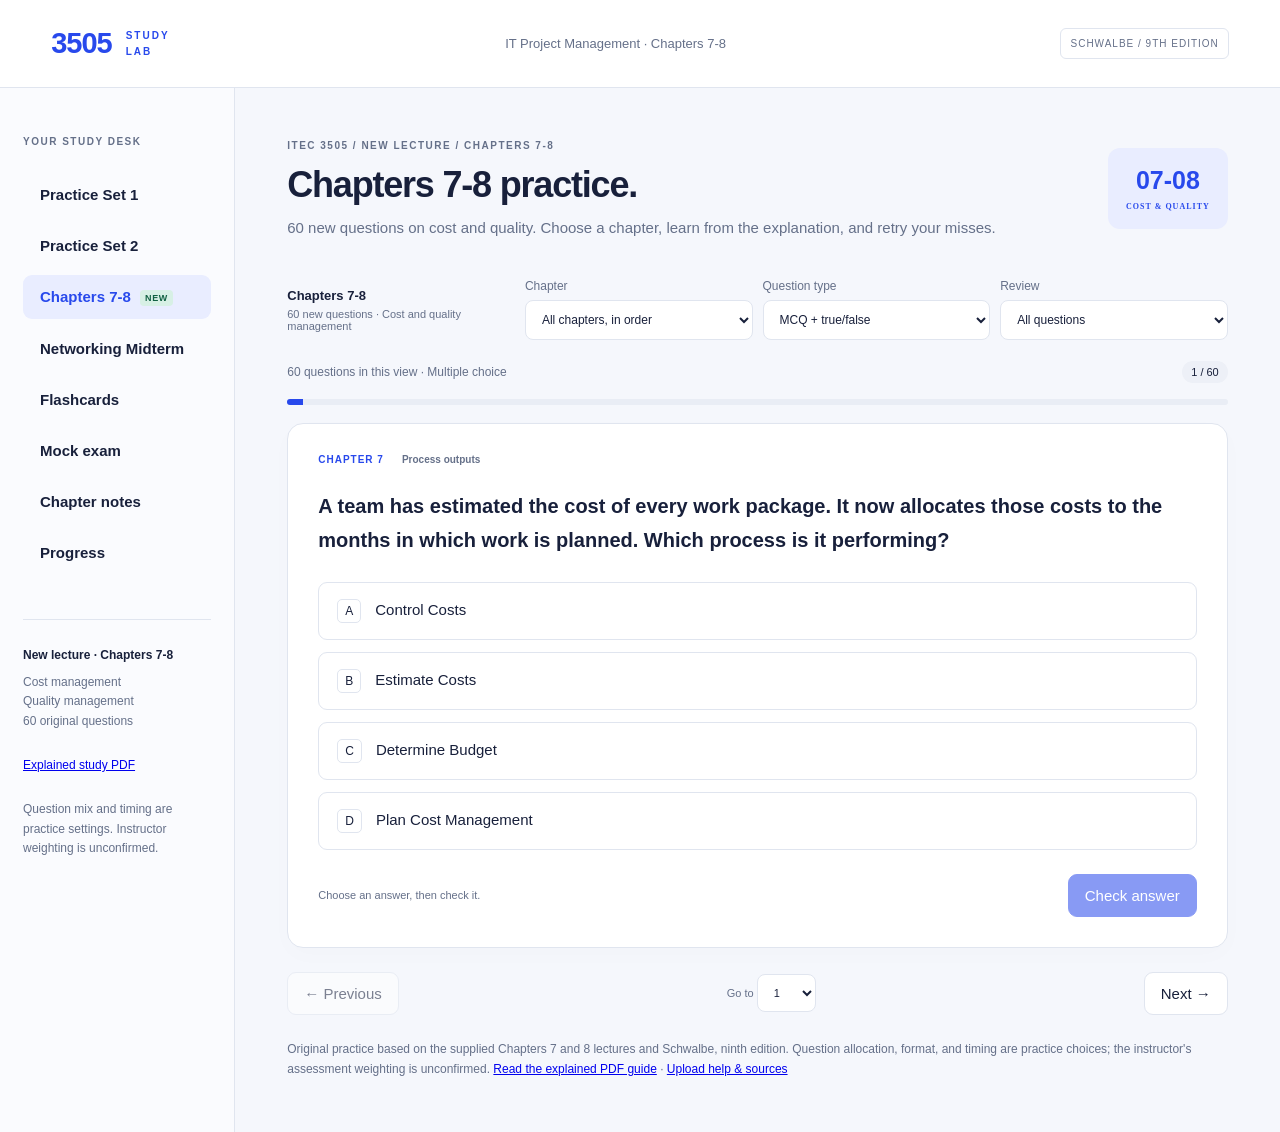
<file: chap78.html>
<!doctype html><html lang="en"><head><meta charset="utf-8"><meta name="viewport" content="width=device-width,initial-scale=1"><title>ITEC 3505 · Chapters 7-8 Practice</title><meta name="description" content="60 original cost and quality management questions, explanations, flashcards, timed practice, and an explained study PDF."><link rel="stylesheet" href="styles.css?v=20261028"></head><body><header><a class="brand" href="index.html">3505<span>STUDY LAB</span></a><span>IT Project Management · Chapters 7-8</span><span class="tag">SCHWALBE / 9TH EDITION</span></header><div class="shell"><aside><p class="eyebrow">YOUR STUDY DESK</p><nav id="nav"><a class="bank-link" href="index.html">Practice Set 1</a><a class="bank-link" href="set2.html">Practice Set 2</a><button class="active">Chapters 7-8</button><a class="bank-link" href="networking.html">Networking Midterm</a></nav><div class="aside-note"><strong>New lecture · Chapters 7-8</strong><p>Cost management<br>Quality management<br>60 original questions</p><p><a href="chapters7-8-guide.pdf" target="_blank">Explained study PDF</a></p><p>Question mix and timing are practice settings. Instructor weighting is unconfirmed.</p></div></aside><main id="main"><p>Loading Chapters 7-8 practice…</p><noscript><p>Enable JavaScript for interactive practice, or <a href="chap78-printable.html">open the printable questions</a> and <a href="chapters7-8-guide.pdf">the study PDF</a>.</p></noscript></main></div><script src="chap78-data.js?v=20261028"></script><script src="chap78-app.js?v=20261028"></script></body></html>
</file>
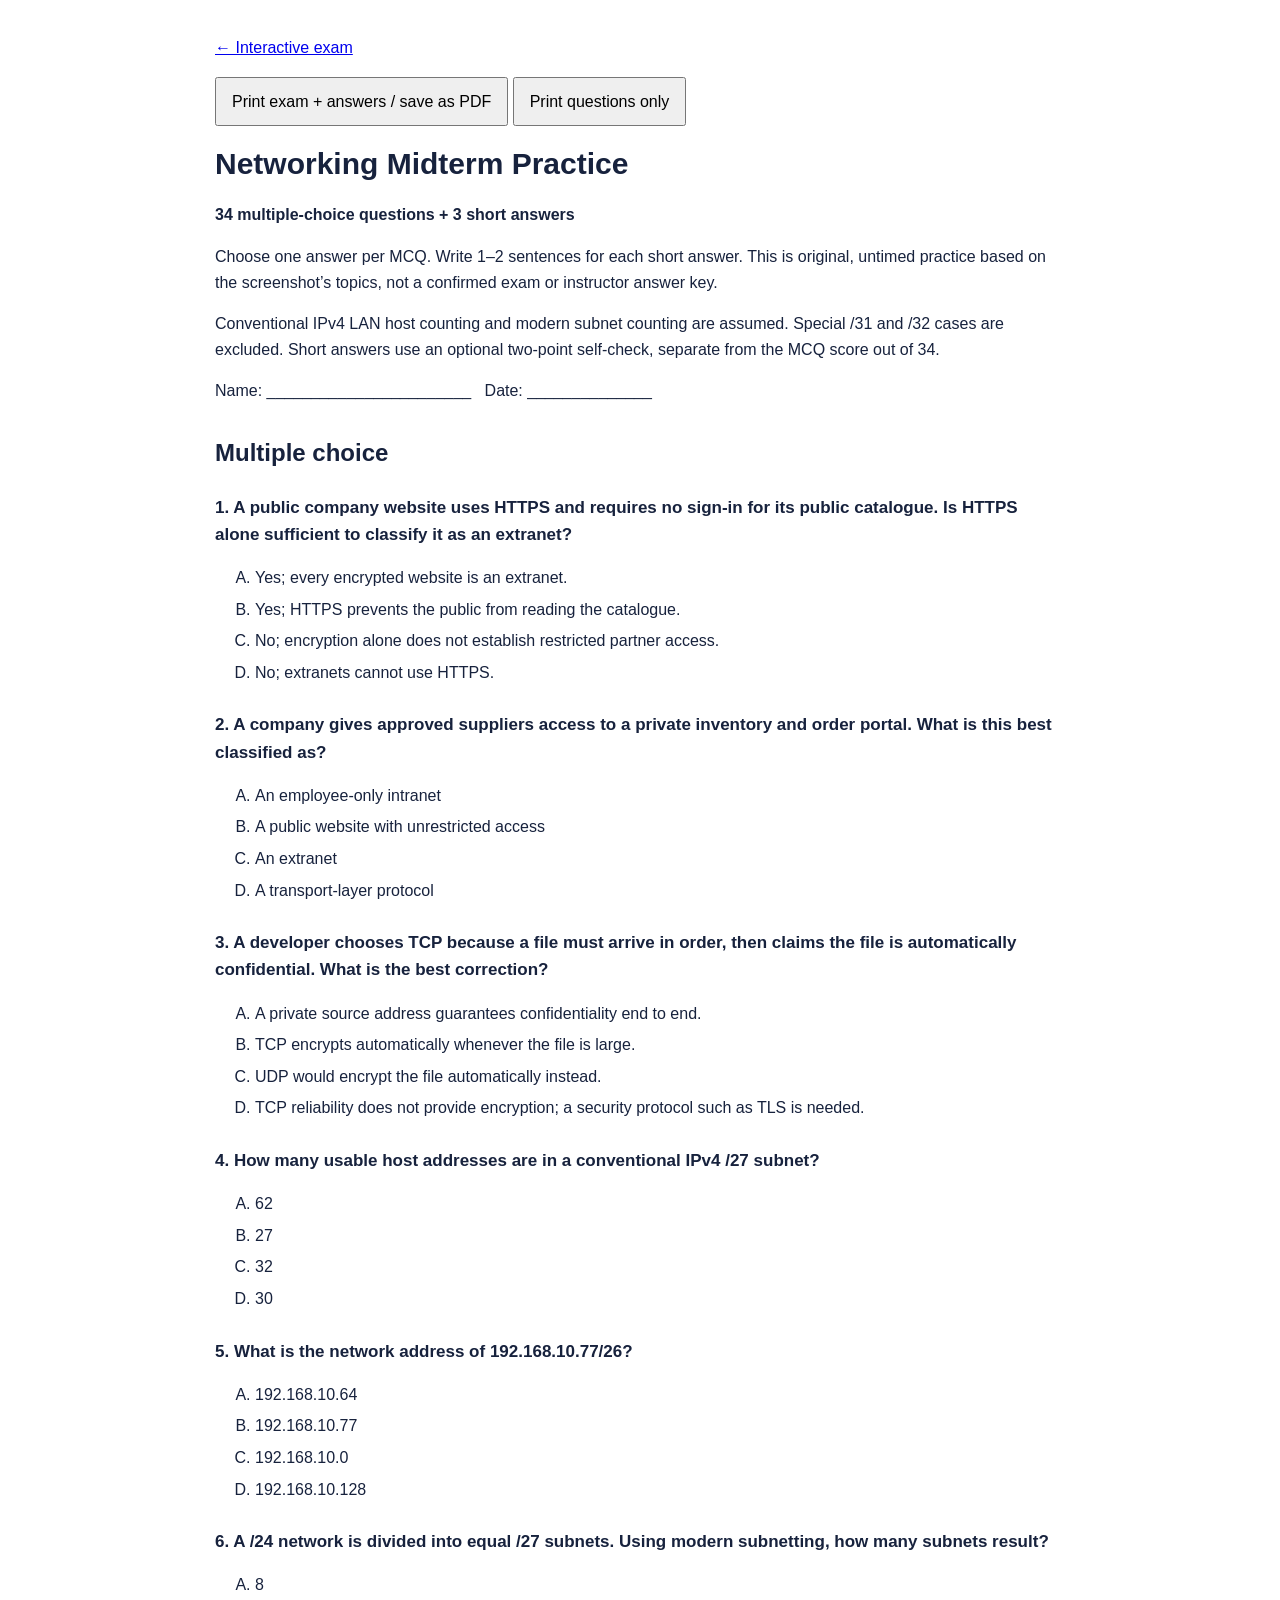
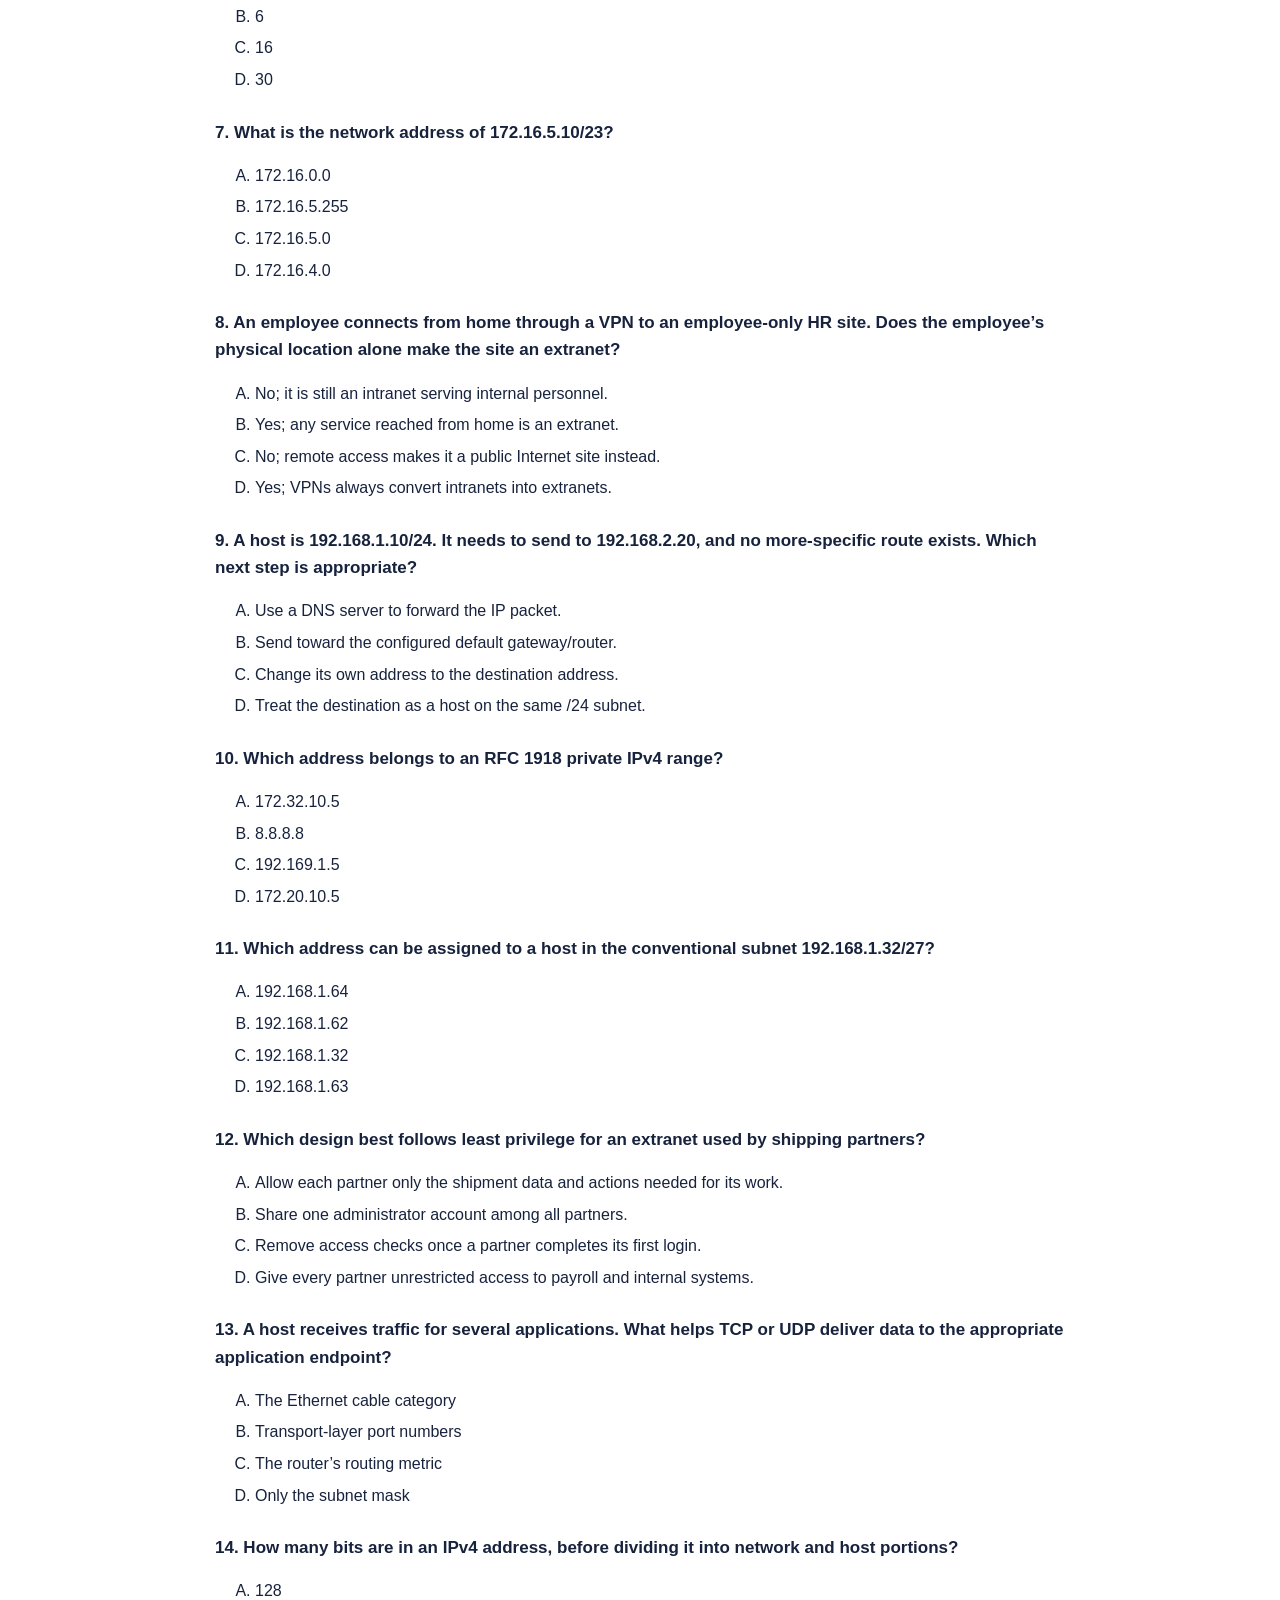
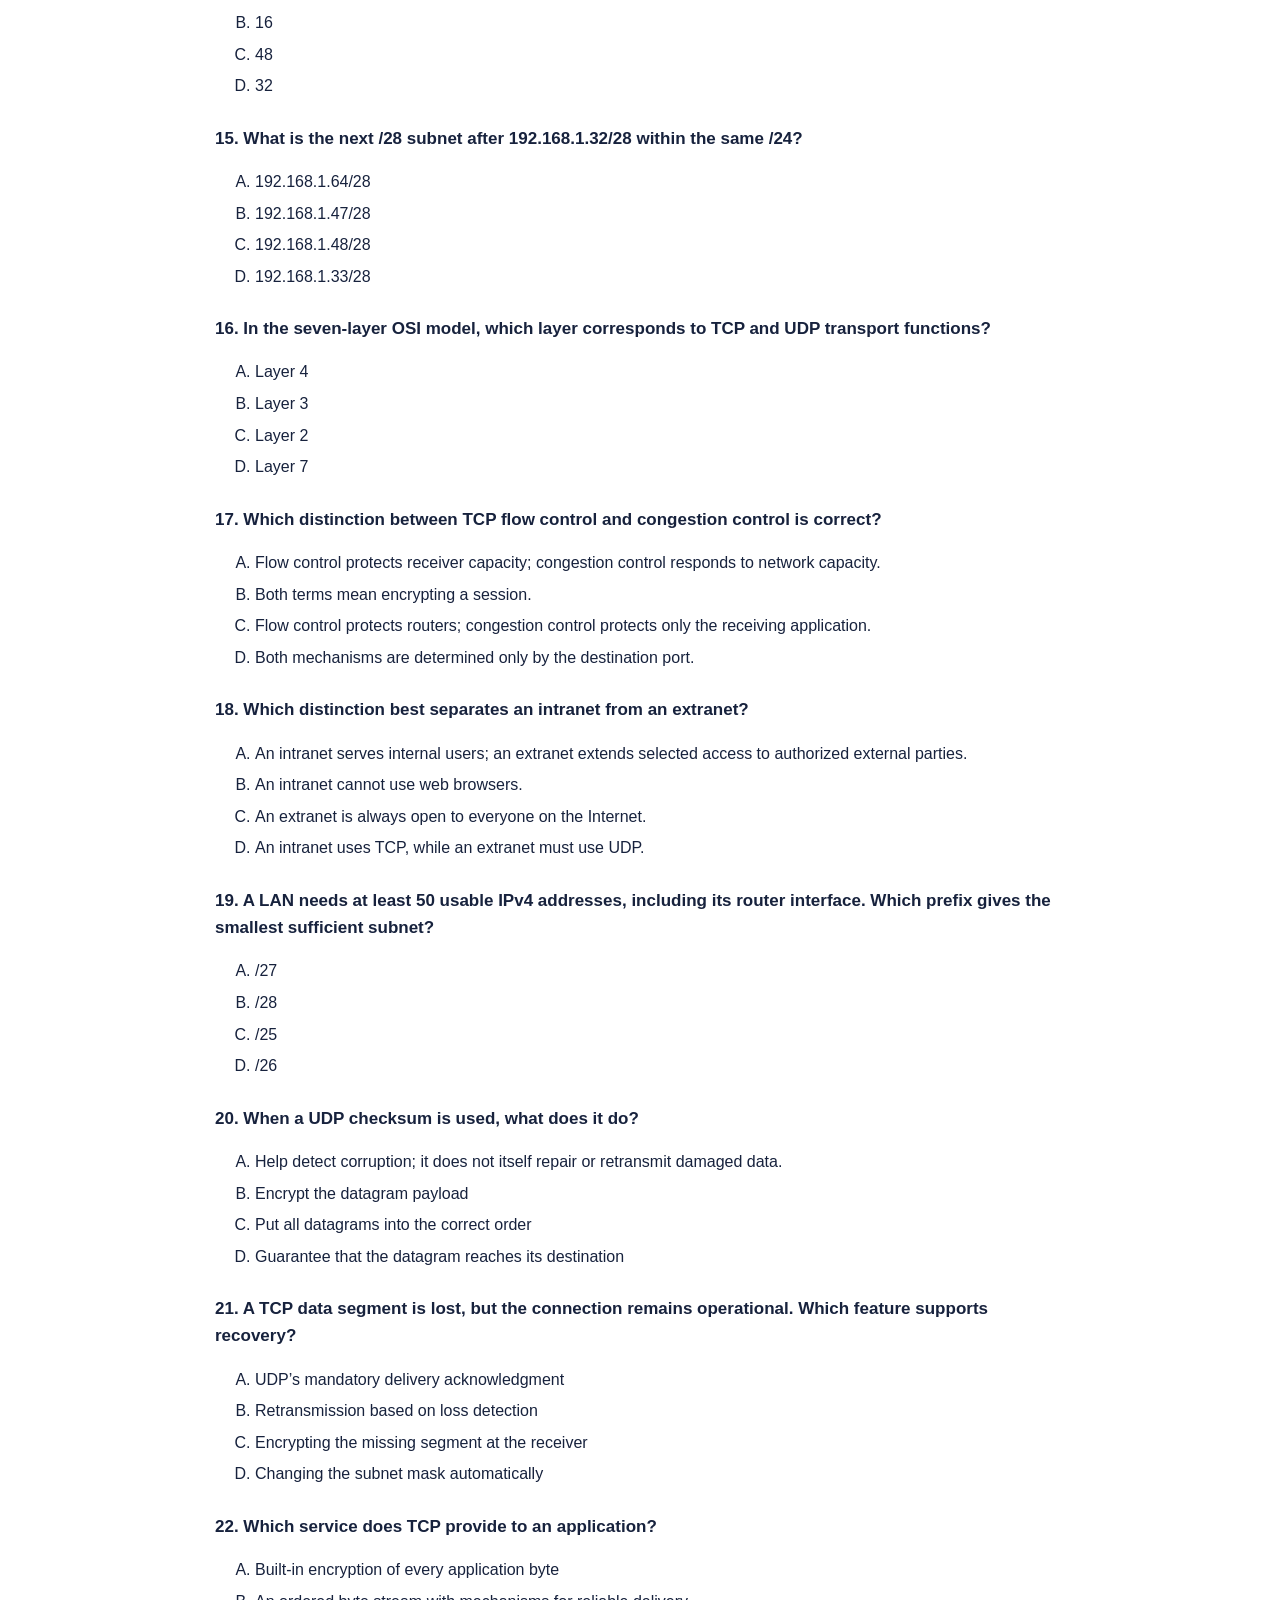
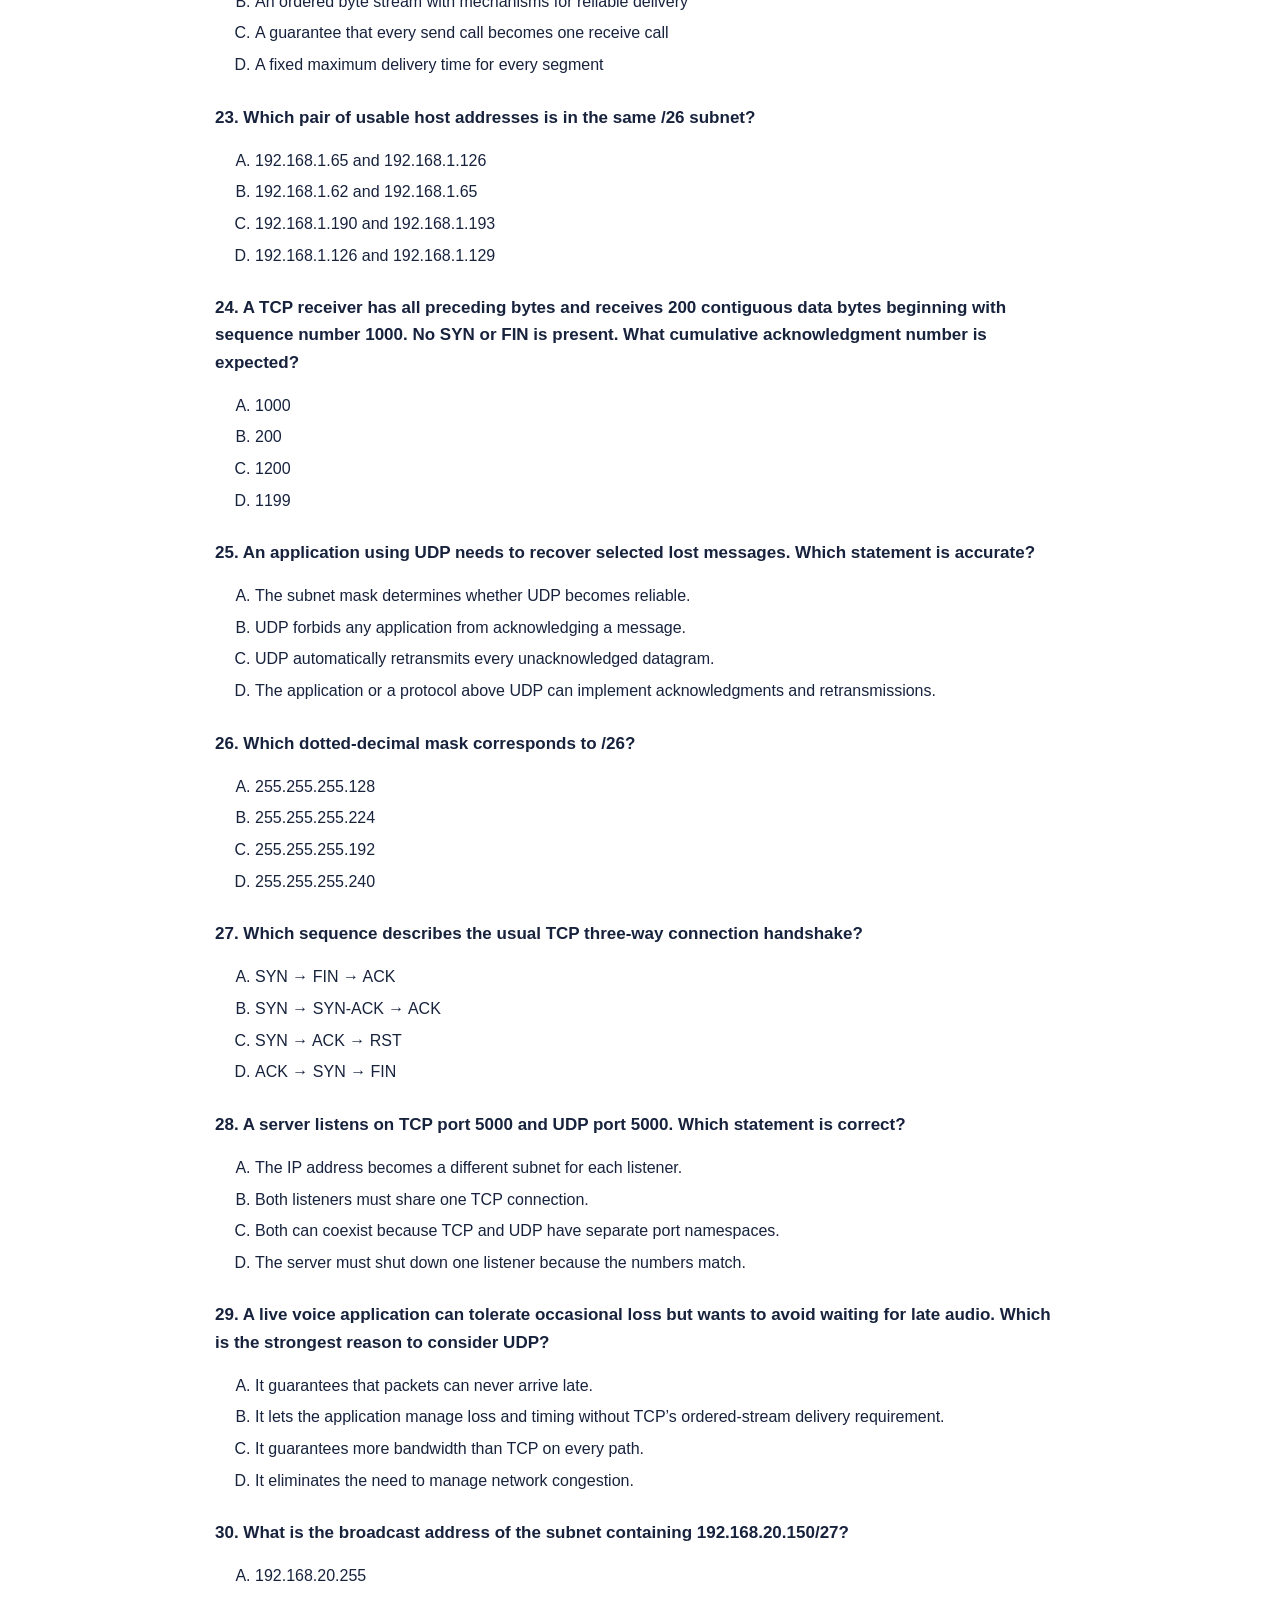
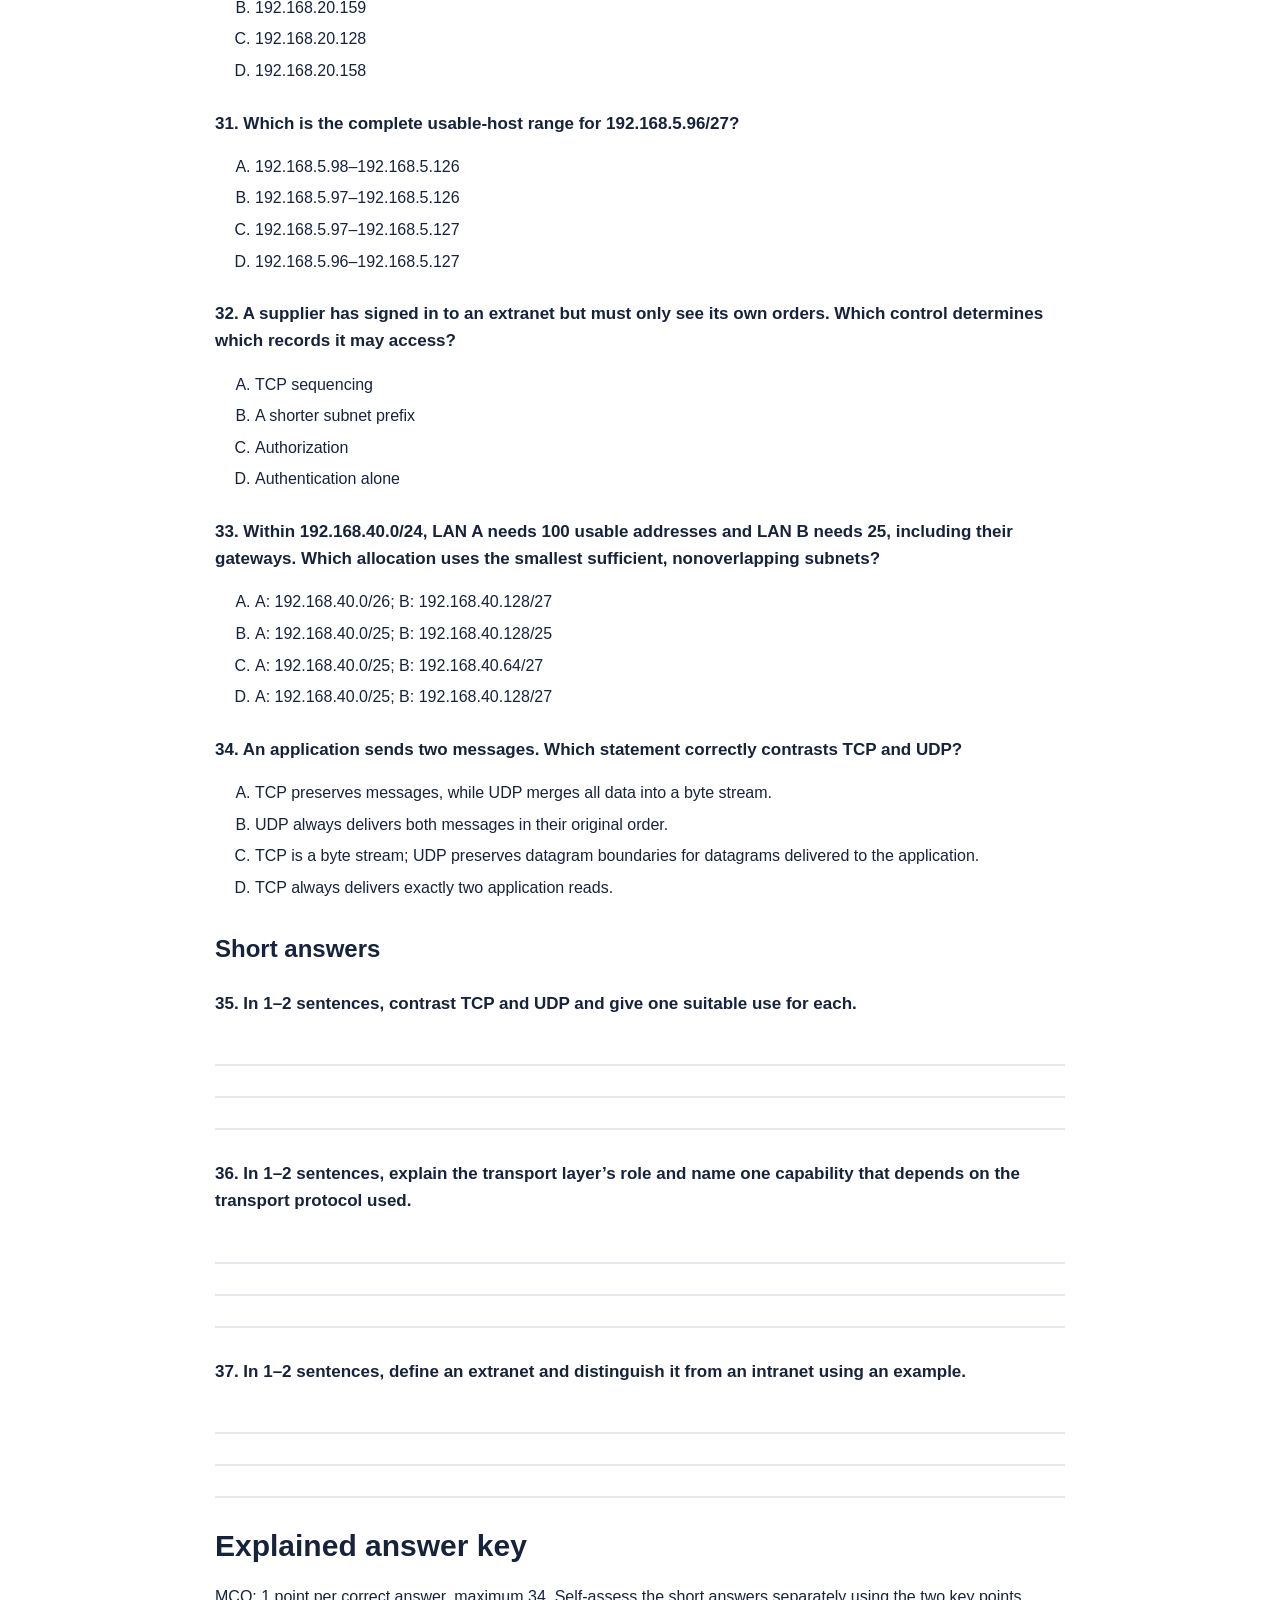
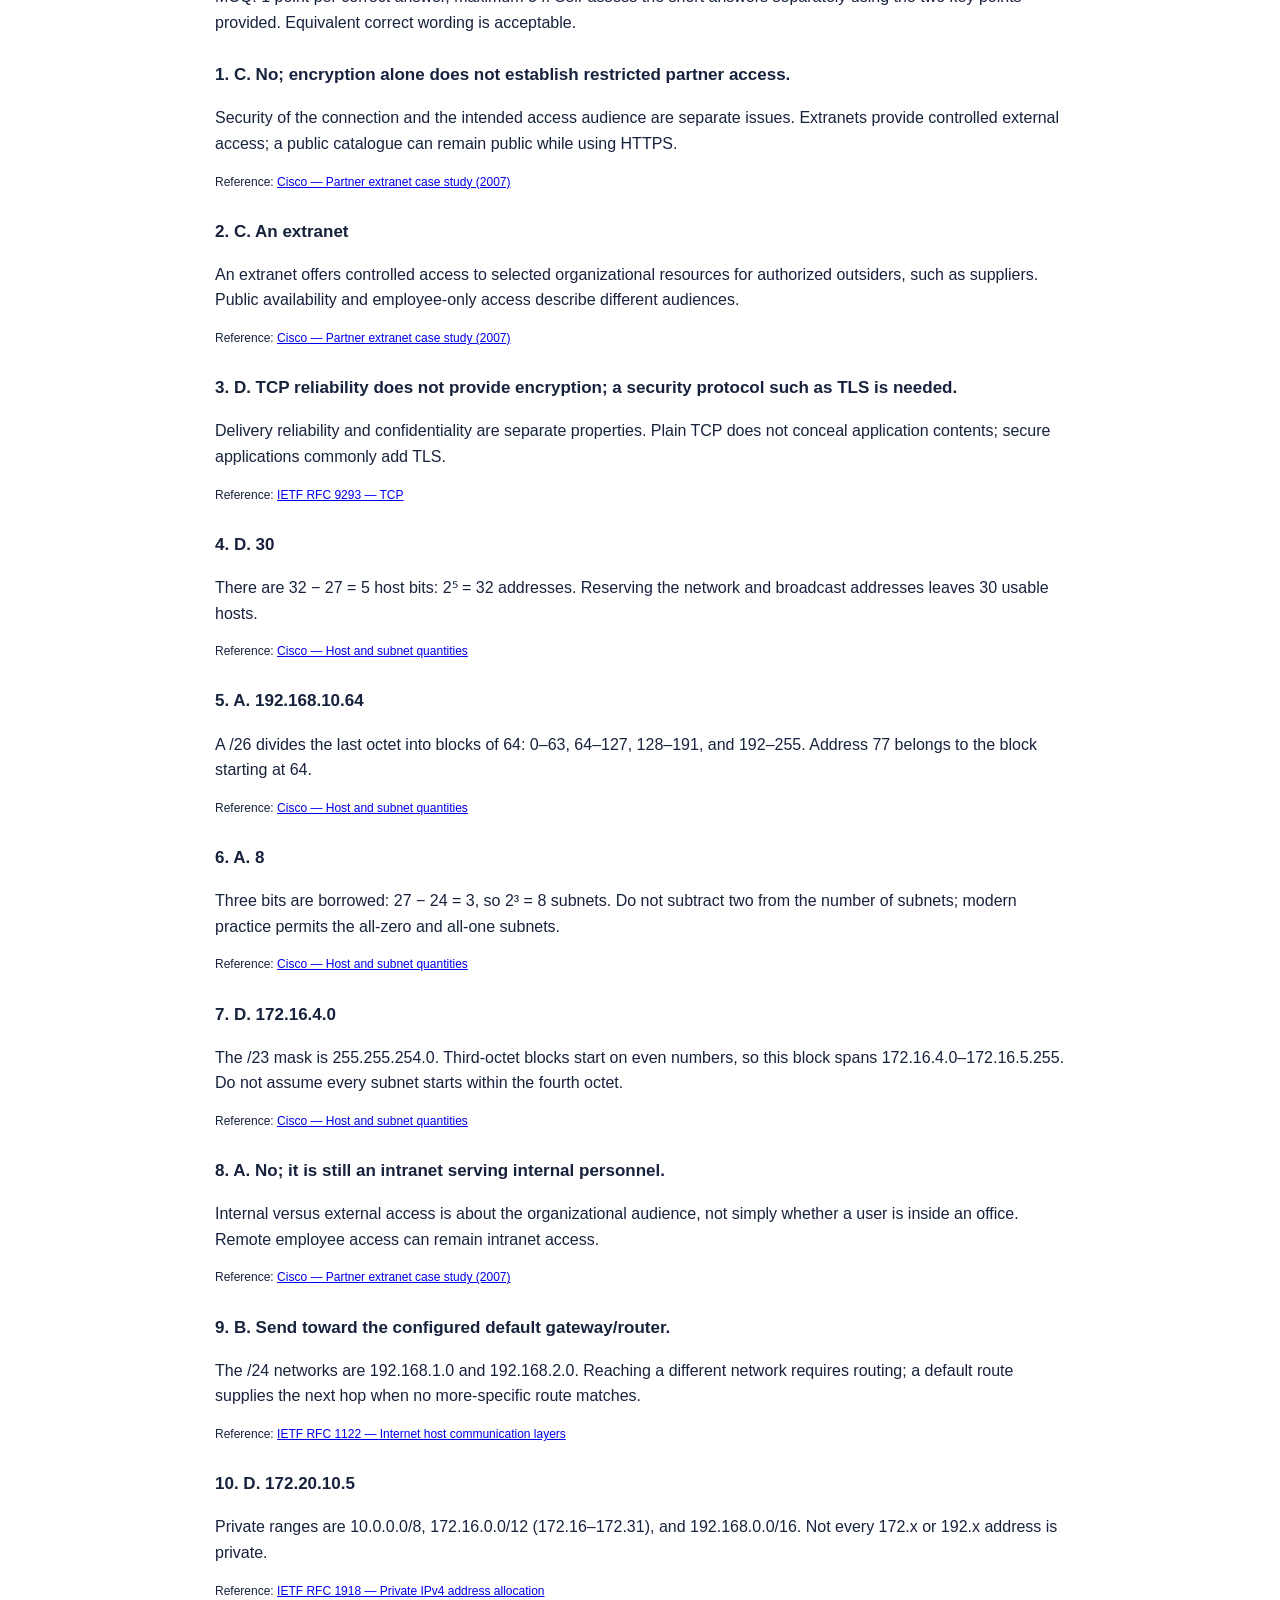
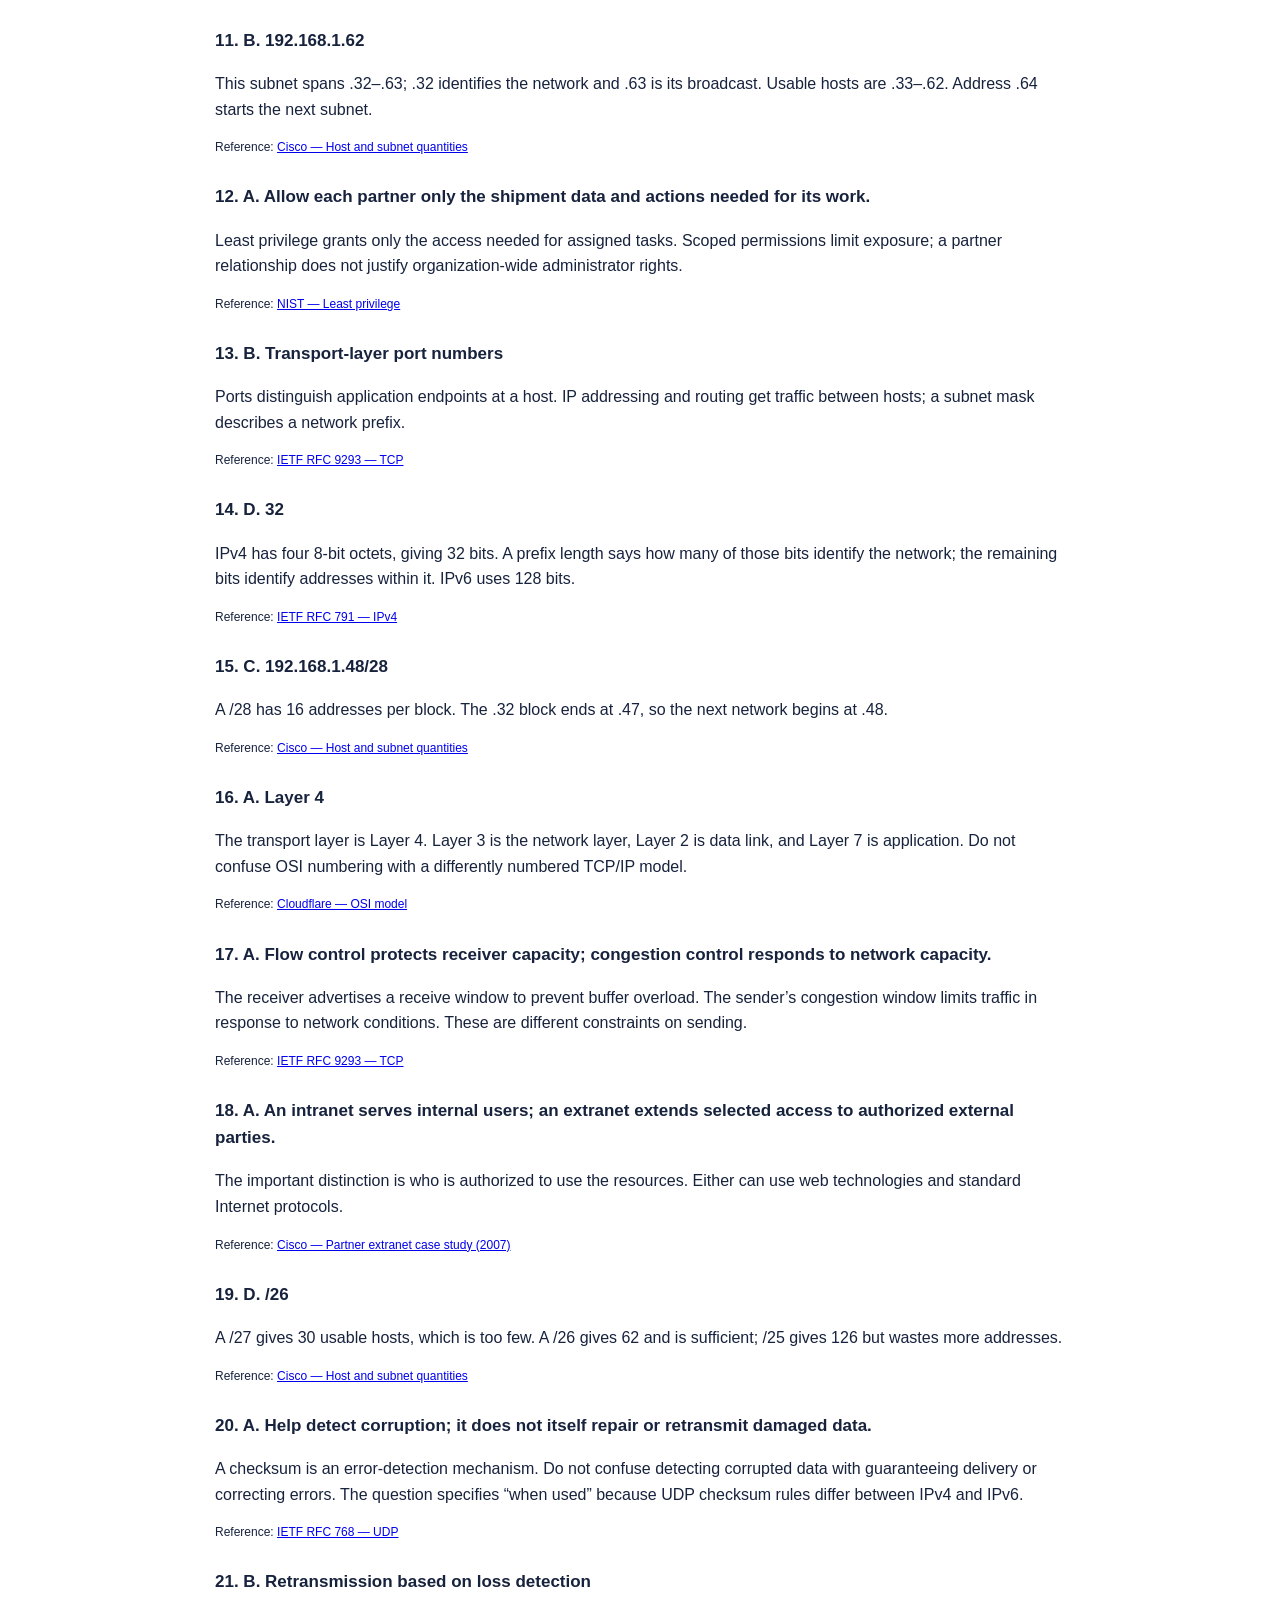
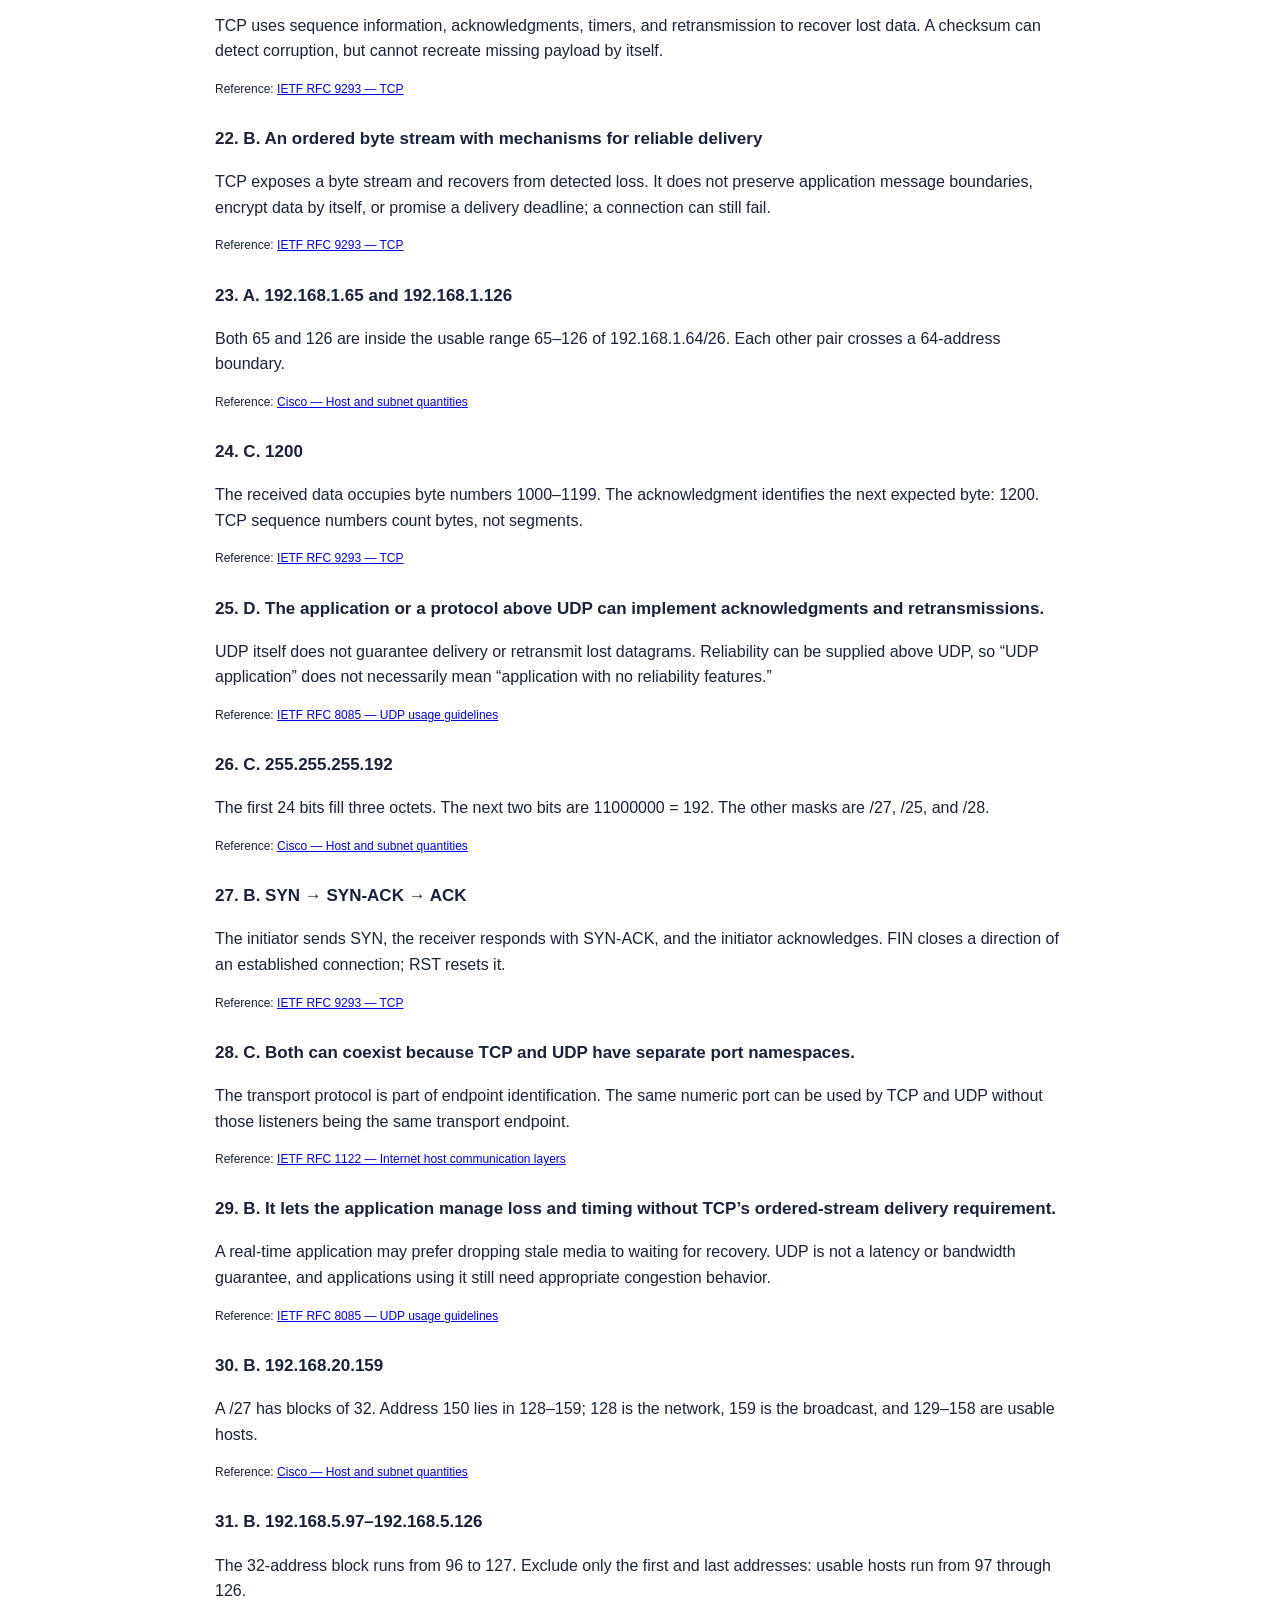
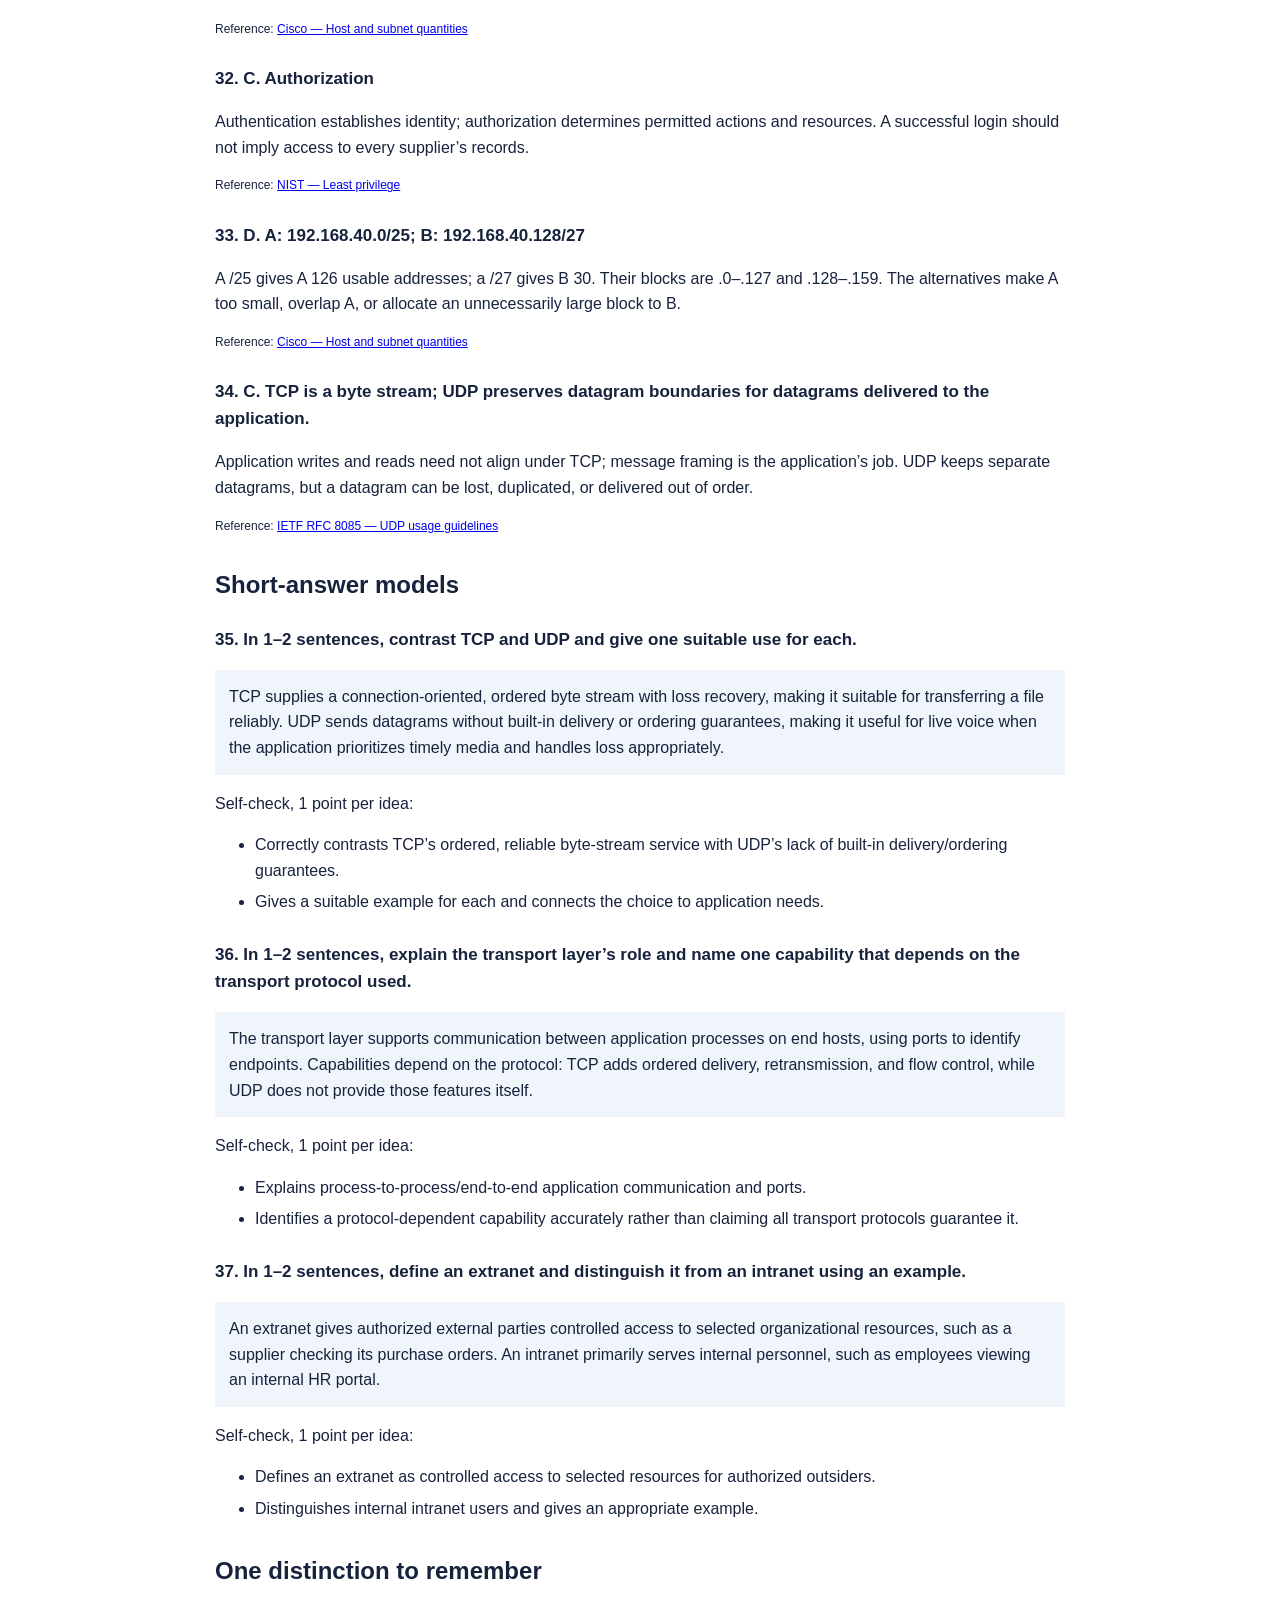
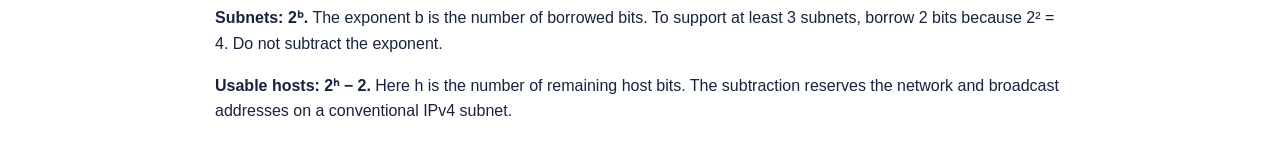
<file: networking-printable.html>
<!doctype html><html lang="en"><head><meta charset="utf-8"><meta name="viewport" content="width=device-width,initial-scale=1"><title>Networking Midterm — Printable Practice</title><style>body{font:16px/1.6 Arial,sans-serif;color:#17223d;max-width:850px;margin:35px auto;padding:0 22px}h1,h2{line-height:1.2}h1{font-size:30px}h2{margin-top:35px}h3{font-size:17px}.q{break-inside:avoid;margin:26px 0}.answers{break-before:page}.model{background:#eff5fa;padding:14px}.lines{height:100px;background:repeating-linear-gradient(white,white 30px,#ccd4de 31px,white 32px)}button,a{font:inherit}button{padding:10px 15px;cursor:pointer}small{color:#526077}.source{font-size:12px}li{margin:6px 0}@media print{.controls{display:none}body{max-width:none;margin:0;padding:0;font-size:11pt}h1{font-size:23pt}h2{font-size:18pt}.q{margin:18px 0}a{color:inherit;text-decoration:none}.model{background:none;border-left:2px solid #7988a0}.hide-key .answers{display:none}@page{margin:18mm}}</style></head><body><div class="controls"><a href="networking.html">← Interactive exam</a><p><button onclick="document.body.classList.remove('hide-key');window.print()">Print exam + answers / save as PDF</button> <button onclick="document.body.classList.add('hide-key');window.print()">Print questions only</button></p></div><h1>Networking Midterm Practice</h1><p><strong>34 multiple-choice questions + 3 short answers</strong></p><p>Choose one answer per MCQ. Write 1–2 sentences for each short answer. This is original, untimed practice based on the screenshot’s topics, not a confirmed exam or instructor answer key.</p><p>Conventional IPv4 LAN host counting and modern subnet counting are assumed. Special /31 and /32 cases are excluded. Short answers use an optional two-point self-check, separate from the MCQ score out of 34.</p><p>Name: _______________________ &nbsp; Date: ______________</p><h2>Multiple choice</h2>
<section class="q"><h3>1. A public company website uses HTTPS and requires no sign-in for its public catalogue. Is HTTPS alone sufficient to classify it as an extranet?</h3><ol type="A"><li>Yes; every encrypted website is an extranet.</li><li>Yes; HTTPS prevents the public from reading the catalogue.</li><li>No; encryption alone does not establish restricted partner access.</li><li>No; extranets cannot use HTTPS.</li></ol></section>
<section class="q"><h3>2. A company gives approved suppliers access to a private inventory and order portal. What is this best classified as?</h3><ol type="A"><li>An employee-only intranet</li><li>A public website with unrestricted access</li><li>An extranet</li><li>A transport-layer protocol</li></ol></section>
<section class="q"><h3>3. A developer chooses TCP because a file must arrive in order, then claims the file is automatically confidential. What is the best correction?</h3><ol type="A"><li>A private source address guarantees confidentiality end to end.</li><li>TCP encrypts automatically whenever the file is large.</li><li>UDP would encrypt the file automatically instead.</li><li>TCP reliability does not provide encryption; a security protocol such as TLS is needed.</li></ol></section>
<section class="q"><h3>4. How many usable host addresses are in a conventional IPv4 /27 subnet?</h3><ol type="A"><li>62</li><li>27</li><li>32</li><li>30</li></ol></section>
<section class="q"><h3>5. What is the network address of 192.168.10.77/26?</h3><ol type="A"><li>192.168.10.64</li><li>192.168.10.77</li><li>192.168.10.0</li><li>192.168.10.128</li></ol></section>
<section class="q"><h3>6. A /24 network is divided into equal /27 subnets. Using modern subnetting, how many subnets result?</h3><ol type="A"><li>8</li><li>6</li><li>16</li><li>30</li></ol></section>
<section class="q"><h3>7. What is the network address of 172.16.5.10/23?</h3><ol type="A"><li>172.16.0.0</li><li>172.16.5.255</li><li>172.16.5.0</li><li>172.16.4.0</li></ol></section>
<section class="q"><h3>8. An employee connects from home through a VPN to an employee-only HR site. Does the employee’s physical location alone make the site an extranet?</h3><ol type="A"><li>No; it is still an intranet serving internal personnel.</li><li>Yes; any service reached from home is an extranet.</li><li>No; remote access makes it a public Internet site instead.</li><li>Yes; VPNs always convert intranets into extranets.</li></ol></section>
<section class="q"><h3>9. A host is 192.168.1.10/24. It needs to send to 192.168.2.20, and no more-specific route exists. Which next step is appropriate?</h3><ol type="A"><li>Use a DNS server to forward the IP packet.</li><li>Send toward the configured default gateway/router.</li><li>Change its own address to the destination address.</li><li>Treat the destination as a host on the same /24 subnet.</li></ol></section>
<section class="q"><h3>10. Which address belongs to an RFC 1918 private IPv4 range?</h3><ol type="A"><li>172.32.10.5</li><li>8.8.8.8</li><li>192.169.1.5</li><li>172.20.10.5</li></ol></section>
<section class="q"><h3>11. Which address can be assigned to a host in the conventional subnet 192.168.1.32/27?</h3><ol type="A"><li>192.168.1.64</li><li>192.168.1.62</li><li>192.168.1.32</li><li>192.168.1.63</li></ol></section>
<section class="q"><h3>12. Which design best follows least privilege for an extranet used by shipping partners?</h3><ol type="A"><li>Allow each partner only the shipment data and actions needed for its work.</li><li>Share one administrator account among all partners.</li><li>Remove access checks once a partner completes its first login.</li><li>Give every partner unrestricted access to payroll and internal systems.</li></ol></section>
<section class="q"><h3>13. A host receives traffic for several applications. What helps TCP or UDP deliver data to the appropriate application endpoint?</h3><ol type="A"><li>The Ethernet cable category</li><li>Transport-layer port numbers</li><li>The router’s routing metric</li><li>Only the subnet mask</li></ol></section>
<section class="q"><h3>14. How many bits are in an IPv4 address, before dividing it into network and host portions?</h3><ol type="A"><li>128</li><li>16</li><li>48</li><li>32</li></ol></section>
<section class="q"><h3>15. What is the next /28 subnet after 192.168.1.32/28 within the same /24?</h3><ol type="A"><li>192.168.1.64/28</li><li>192.168.1.47/28</li><li>192.168.1.48/28</li><li>192.168.1.33/28</li></ol></section>
<section class="q"><h3>16. In the seven-layer OSI model, which layer corresponds to TCP and UDP transport functions?</h3><ol type="A"><li>Layer 4</li><li>Layer 3</li><li>Layer 2</li><li>Layer 7</li></ol></section>
<section class="q"><h3>17. Which distinction between TCP flow control and congestion control is correct?</h3><ol type="A"><li>Flow control protects receiver capacity; congestion control responds to network capacity.</li><li>Both terms mean encrypting a session.</li><li>Flow control protects routers; congestion control protects only the receiving application.</li><li>Both mechanisms are determined only by the destination port.</li></ol></section>
<section class="q"><h3>18. Which distinction best separates an intranet from an extranet?</h3><ol type="A"><li>An intranet serves internal users; an extranet extends selected access to authorized external parties.</li><li>An intranet cannot use web browsers.</li><li>An extranet is always open to everyone on the Internet.</li><li>An intranet uses TCP, while an extranet must use UDP.</li></ol></section>
<section class="q"><h3>19. A LAN needs at least 50 usable IPv4 addresses, including its router interface. Which prefix gives the smallest sufficient subnet?</h3><ol type="A"><li>/27</li><li>/28</li><li>/25</li><li>/26</li></ol></section>
<section class="q"><h3>20. When a UDP checksum is used, what does it do?</h3><ol type="A"><li>Help detect corruption; it does not itself repair or retransmit damaged data.</li><li>Encrypt the datagram payload</li><li>Put all datagrams into the correct order</li><li>Guarantee that the datagram reaches its destination</li></ol></section>
<section class="q"><h3>21. A TCP data segment is lost, but the connection remains operational. Which feature supports recovery?</h3><ol type="A"><li>UDP’s mandatory delivery acknowledgment</li><li>Retransmission based on loss detection</li><li>Encrypting the missing segment at the receiver</li><li>Changing the subnet mask automatically</li></ol></section>
<section class="q"><h3>22. Which service does TCP provide to an application?</h3><ol type="A"><li>Built-in encryption of every application byte</li><li>An ordered byte stream with mechanisms for reliable delivery</li><li>A guarantee that every send call becomes one receive call</li><li>A fixed maximum delivery time for every segment</li></ol></section>
<section class="q"><h3>23. Which pair of usable host addresses is in the same /26 subnet?</h3><ol type="A"><li>192.168.1.65 and 192.168.1.126</li><li>192.168.1.62 and 192.168.1.65</li><li>192.168.1.190 and 192.168.1.193</li><li>192.168.1.126 and 192.168.1.129</li></ol></section>
<section class="q"><h3>24. A TCP receiver has all preceding bytes and receives 200 contiguous data bytes beginning with sequence number 1000. No SYN or FIN is present. What cumulative acknowledgment number is expected?</h3><ol type="A"><li>1000</li><li>200</li><li>1200</li><li>1199</li></ol></section>
<section class="q"><h3>25. An application using UDP needs to recover selected lost messages. Which statement is accurate?</h3><ol type="A"><li>The subnet mask determines whether UDP becomes reliable.</li><li>UDP forbids any application from acknowledging a message.</li><li>UDP automatically retransmits every unacknowledged datagram.</li><li>The application or a protocol above UDP can implement acknowledgments and retransmissions.</li></ol></section>
<section class="q"><h3>26. Which dotted-decimal mask corresponds to /26?</h3><ol type="A"><li>255.255.255.128</li><li>255.255.255.224</li><li>255.255.255.192</li><li>255.255.255.240</li></ol></section>
<section class="q"><h3>27. Which sequence describes the usual TCP three-way connection handshake?</h3><ol type="A"><li>SYN → FIN → ACK</li><li>SYN → SYN-ACK → ACK</li><li>SYN → ACK → RST</li><li>ACK → SYN → FIN</li></ol></section>
<section class="q"><h3>28. A server listens on TCP port 5000 and UDP port 5000. Which statement is correct?</h3><ol type="A"><li>The IP address becomes a different subnet for each listener.</li><li>Both listeners must share one TCP connection.</li><li>Both can coexist because TCP and UDP have separate port namespaces.</li><li>The server must shut down one listener because the numbers match.</li></ol></section>
<section class="q"><h3>29. A live voice application can tolerate occasional loss but wants to avoid waiting for late audio. Which is the strongest reason to consider UDP?</h3><ol type="A"><li>It guarantees that packets can never arrive late.</li><li>It lets the application manage loss and timing without TCP’s ordered-stream delivery requirement.</li><li>It guarantees more bandwidth than TCP on every path.</li><li>It eliminates the need to manage network congestion.</li></ol></section>
<section class="q"><h3>30. What is the broadcast address of the subnet containing 192.168.20.150/27?</h3><ol type="A"><li>192.168.20.255</li><li>192.168.20.159</li><li>192.168.20.128</li><li>192.168.20.158</li></ol></section>
<section class="q"><h3>31. Which is the complete usable-host range for 192.168.5.96/27?</h3><ol type="A"><li>192.168.5.98–192.168.5.126</li><li>192.168.5.97–192.168.5.126</li><li>192.168.5.97–192.168.5.127</li><li>192.168.5.96–192.168.5.127</li></ol></section>
<section class="q"><h3>32. A supplier has signed in to an extranet but must only see its own orders. Which control determines which records it may access?</h3><ol type="A"><li>TCP sequencing</li><li>A shorter subnet prefix</li><li>Authorization</li><li>Authentication alone</li></ol></section>
<section class="q"><h3>33. Within 192.168.40.0/24, LAN A needs 100 usable addresses and LAN B needs 25, including their gateways. Which allocation uses the smallest sufficient, nonoverlapping subnets?</h3><ol type="A"><li>A: 192.168.40.0/26; B: 192.168.40.128/27</li><li>A: 192.168.40.0/25; B: 192.168.40.128/25</li><li>A: 192.168.40.0/25; B: 192.168.40.64/27</li><li>A: 192.168.40.0/25; B: 192.168.40.128/27</li></ol></section>
<section class="q"><h3>34. An application sends two messages. Which statement correctly contrasts TCP and UDP?</h3><ol type="A"><li>TCP preserves messages, while UDP merges all data into a byte stream.</li><li>UDP always delivers both messages in their original order.</li><li>TCP is a byte stream; UDP preserves datagram boundaries for datagrams delivered to the application.</li><li>TCP always delivers exactly two application reads.</li></ol></section>
<h2>Short answers</h2>
<section class="q"><h3>35. In 1–2 sentences, contrast TCP and UDP and give one suitable use for each.</h3><div class="lines"></div></section>
<section class="q"><h3>36. In 1–2 sentences, explain the transport layer’s role and name one capability that depends on the transport protocol used.</h3><div class="lines"></div></section>
<section class="q"><h3>37. In 1–2 sentences, define an extranet and distinguish it from an intranet using an example.</h3><div class="lines"></div></section>
<div class="answers"><h1>Explained answer key</h1><p>MCQ: 1 point per correct answer, maximum 34. Self-assess the short answers separately using the two key points provided. Equivalent correct wording is acceptable.</p>
<section class="q"><h3>1. C. No; encryption alone does not establish restricted partner access.</h3><p>Security of the connection and the intended access audience are separate issues. Extranets provide controlled external access; a public catalogue can remain public while using HTTPS.</p><p class="source">Reference: <a href="https://www.cisco.com/c/dam/en_us/about/ciscoitatwork/downloads/ciscoitatwork/pdf/Cisco_IT_Case_Study_Extranet_print.pdf">Cisco — Partner extranet case study (2007)</a></p></section>
<section class="q"><h3>2. C. An extranet</h3><p>An extranet offers controlled access to selected organizational resources for authorized outsiders, such as suppliers. Public availability and employee-only access describe different audiences.</p><p class="source">Reference: <a href="https://www.cisco.com/c/dam/en_us/about/ciscoitatwork/downloads/ciscoitatwork/pdf/Cisco_IT_Case_Study_Extranet_print.pdf">Cisco — Partner extranet case study (2007)</a></p></section>
<section class="q"><h3>3. D. TCP reliability does not provide encryption; a security protocol such as TLS is needed.</h3><p>Delivery reliability and confidentiality are separate properties. Plain TCP does not conceal application contents; secure applications commonly add TLS.</p><p class="source">Reference: <a href="https://www.rfc-editor.org/rfc/rfc9293.html">IETF RFC 9293 — TCP</a></p></section>
<section class="q"><h3>4. D. 30</h3><p>There are 32 − 27 = 5 host bits: 2⁵ = 32 addresses. Reserving the network and broadcast addresses leaves 30 usable hosts.</p><p class="source">Reference: <a href="https://www.cisco.com/c/en/us/support/docs/ip/routing-information-protocol-rip/13790-8.html">Cisco — Host and subnet quantities</a></p></section>
<section class="q"><h3>5. A. 192.168.10.64</h3><p>A /26 divides the last octet into blocks of 64: 0–63, 64–127, 128–191, and 192–255. Address 77 belongs to the block starting at 64.</p><p class="source">Reference: <a href="https://www.cisco.com/c/en/us/support/docs/ip/routing-information-protocol-rip/13790-8.html">Cisco — Host and subnet quantities</a></p></section>
<section class="q"><h3>6. A. 8</h3><p>Three bits are borrowed: 27 − 24 = 3, so 2³ = 8 subnets. Do not subtract two from the number of subnets; modern practice permits the all-zero and all-one subnets.</p><p class="source">Reference: <a href="https://www.cisco.com/c/en/us/support/docs/ip/routing-information-protocol-rip/13790-8.html">Cisco — Host and subnet quantities</a></p></section>
<section class="q"><h3>7. D. 172.16.4.0</h3><p>The /23 mask is 255.255.254.0. Third-octet blocks start on even numbers, so this block spans 172.16.4.0–172.16.5.255. Do not assume every subnet starts within the fourth octet.</p><p class="source">Reference: <a href="https://www.cisco.com/c/en/us/support/docs/ip/routing-information-protocol-rip/13790-8.html">Cisco — Host and subnet quantities</a></p></section>
<section class="q"><h3>8. A. No; it is still an intranet serving internal personnel.</h3><p>Internal versus external access is about the organizational audience, not simply whether a user is inside an office. Remote employee access can remain intranet access.</p><p class="source">Reference: <a href="https://www.cisco.com/c/dam/en_us/about/ciscoitatwork/downloads/ciscoitatwork/pdf/Cisco_IT_Case_Study_Extranet_print.pdf">Cisco — Partner extranet case study (2007)</a></p></section>
<section class="q"><h3>9. B. Send toward the configured default gateway/router.</h3><p>The /24 networks are 192.168.1.0 and 192.168.2.0. Reaching a different network requires routing; a default route supplies the next hop when no more-specific route matches.</p><p class="source">Reference: <a href="https://www.rfc-editor.org/rfc/rfc1122.html">IETF RFC 1122 — Internet host communication layers</a></p></section>
<section class="q"><h3>10. D. 172.20.10.5</h3><p>Private ranges are 10.0.0.0/8, 172.16.0.0/12 (172.16–172.31), and 192.168.0.0/16. Not every 172.x or 192.x address is private.</p><p class="source">Reference: <a href="https://www.rfc-editor.org/rfc/rfc1918.html">IETF RFC 1918 — Private IPv4 address allocation</a></p></section>
<section class="q"><h3>11. B. 192.168.1.62</h3><p>This subnet spans .32–.63; .32 identifies the network and .63 is its broadcast. Usable hosts are .33–.62. Address .64 starts the next subnet.</p><p class="source">Reference: <a href="https://www.cisco.com/c/en/us/support/docs/ip/routing-information-protocol-rip/13790-8.html">Cisco — Host and subnet quantities</a></p></section>
<section class="q"><h3>12. A. Allow each partner only the shipment data and actions needed for its work.</h3><p>Least privilege grants only the access needed for assigned tasks. Scoped permissions limit exposure; a partner relationship does not justify organization-wide administrator rights.</p><p class="source">Reference: <a href="https://csrc.nist.gov/glossary/term/least_privilege">NIST — Least privilege</a></p></section>
<section class="q"><h3>13. B. Transport-layer port numbers</h3><p>Ports distinguish application endpoints at a host. IP addressing and routing get traffic between hosts; a subnet mask describes a network prefix.</p><p class="source">Reference: <a href="https://www.rfc-editor.org/rfc/rfc9293.html">IETF RFC 9293 — TCP</a></p></section>
<section class="q"><h3>14. D. 32</h3><p>IPv4 has four 8-bit octets, giving 32 bits. A prefix length says how many of those bits identify the network; the remaining bits identify addresses within it. IPv6 uses 128 bits.</p><p class="source">Reference: <a href="https://www.rfc-editor.org/rfc/rfc791.html">IETF RFC 791 — IPv4</a></p></section>
<section class="q"><h3>15. C. 192.168.1.48/28</h3><p>A /28 has 16 addresses per block. The .32 block ends at .47, so the next network begins at .48.</p><p class="source">Reference: <a href="https://www.cisco.com/c/en/us/support/docs/ip/routing-information-protocol-rip/13790-8.html">Cisco — Host and subnet quantities</a></p></section>
<section class="q"><h3>16. A. Layer 4</h3><p>The transport layer is Layer 4. Layer 3 is the network layer, Layer 2 is data link, and Layer 7 is application. Do not confuse OSI numbering with a differently numbered TCP/IP model.</p><p class="source">Reference: <a href="https://www.cloudflare.com/learning/ddos/glossary/open-systems-interconnection-model-osi/">Cloudflare — OSI model</a></p></section>
<section class="q"><h3>17. A. Flow control protects receiver capacity; congestion control responds to network capacity.</h3><p>The receiver advertises a receive window to prevent buffer overload. The sender’s congestion window limits traffic in response to network conditions. These are different constraints on sending.</p><p class="source">Reference: <a href="https://www.rfc-editor.org/rfc/rfc9293.html">IETF RFC 9293 — TCP</a></p></section>
<section class="q"><h3>18. A. An intranet serves internal users; an extranet extends selected access to authorized external parties.</h3><p>The important distinction is who is authorized to use the resources. Either can use web technologies and standard Internet protocols.</p><p class="source">Reference: <a href="https://www.cisco.com/c/dam/en_us/about/ciscoitatwork/downloads/ciscoitatwork/pdf/Cisco_IT_Case_Study_Extranet_print.pdf">Cisco — Partner extranet case study (2007)</a></p></section>
<section class="q"><h3>19. D. /26</h3><p>A /27 gives 30 usable hosts, which is too few. A /26 gives 62 and is sufficient; /25 gives 126 but wastes more addresses.</p><p class="source">Reference: <a href="https://www.cisco.com/c/en/us/support/docs/ip/routing-information-protocol-rip/13790-8.html">Cisco — Host and subnet quantities</a></p></section>
<section class="q"><h3>20. A. Help detect corruption; it does not itself repair or retransmit damaged data.</h3><p>A checksum is an error-detection mechanism. Do not confuse detecting corrupted data with guaranteeing delivery or correcting errors. The question specifies “when used” because UDP checksum rules differ between IPv4 and IPv6.</p><p class="source">Reference: <a href="https://www.rfc-editor.org/rfc/rfc768.html">IETF RFC 768 — UDP</a></p></section>
<section class="q"><h3>21. B. Retransmission based on loss detection</h3><p>TCP uses sequence information, acknowledgments, timers, and retransmission to recover lost data. A checksum can detect corruption, but cannot recreate missing payload by itself.</p><p class="source">Reference: <a href="https://www.rfc-editor.org/rfc/rfc9293.html">IETF RFC 9293 — TCP</a></p></section>
<section class="q"><h3>22. B. An ordered byte stream with mechanisms for reliable delivery</h3><p>TCP exposes a byte stream and recovers from detected loss. It does not preserve application message boundaries, encrypt data by itself, or promise a delivery deadline; a connection can still fail.</p><p class="source">Reference: <a href="https://www.rfc-editor.org/rfc/rfc9293.html">IETF RFC 9293 — TCP</a></p></section>
<section class="q"><h3>23. A. 192.168.1.65 and 192.168.1.126</h3><p>Both 65 and 126 are inside the usable range 65–126 of 192.168.1.64/26. Each other pair crosses a 64-address boundary.</p><p class="source">Reference: <a href="https://www.cisco.com/c/en/us/support/docs/ip/routing-information-protocol-rip/13790-8.html">Cisco — Host and subnet quantities</a></p></section>
<section class="q"><h3>24. C. 1200</h3><p>The received data occupies byte numbers 1000–1199. The acknowledgment identifies the next expected byte: 1200. TCP sequence numbers count bytes, not segments.</p><p class="source">Reference: <a href="https://www.rfc-editor.org/rfc/rfc9293.html">IETF RFC 9293 — TCP</a></p></section>
<section class="q"><h3>25. D. The application or a protocol above UDP can implement acknowledgments and retransmissions.</h3><p>UDP itself does not guarantee delivery or retransmit lost datagrams. Reliability can be supplied above UDP, so “UDP application” does not necessarily mean “application with no reliability features.”</p><p class="source">Reference: <a href="https://www.rfc-editor.org/rfc/rfc8085.html">IETF RFC 8085 — UDP usage guidelines</a></p></section>
<section class="q"><h3>26. C. 255.255.255.192</h3><p>The first 24 bits fill three octets. The next two bits are 11000000 = 192. The other masks are /27, /25, and /28.</p><p class="source">Reference: <a href="https://www.cisco.com/c/en/us/support/docs/ip/routing-information-protocol-rip/13790-8.html">Cisco — Host and subnet quantities</a></p></section>
<section class="q"><h3>27. B. SYN → SYN-ACK → ACK</h3><p>The initiator sends SYN, the receiver responds with SYN-ACK, and the initiator acknowledges. FIN closes a direction of an established connection; RST resets it.</p><p class="source">Reference: <a href="https://www.rfc-editor.org/rfc/rfc9293.html">IETF RFC 9293 — TCP</a></p></section>
<section class="q"><h3>28. C. Both can coexist because TCP and UDP have separate port namespaces.</h3><p>The transport protocol is part of endpoint identification. The same numeric port can be used by TCP and UDP without those listeners being the same transport endpoint.</p><p class="source">Reference: <a href="https://www.rfc-editor.org/rfc/rfc1122.html">IETF RFC 1122 — Internet host communication layers</a></p></section>
<section class="q"><h3>29. B. It lets the application manage loss and timing without TCP’s ordered-stream delivery requirement.</h3><p>A real-time application may prefer dropping stale media to waiting for recovery. UDP is not a latency or bandwidth guarantee, and applications using it still need appropriate congestion behavior.</p><p class="source">Reference: <a href="https://www.rfc-editor.org/rfc/rfc8085.html">IETF RFC 8085 — UDP usage guidelines</a></p></section>
<section class="q"><h3>30. B. 192.168.20.159</h3><p>A /27 has blocks of 32. Address 150 lies in 128–159; 128 is the network, 159 is the broadcast, and 129–158 are usable hosts.</p><p class="source">Reference: <a href="https://www.cisco.com/c/en/us/support/docs/ip/routing-information-protocol-rip/13790-8.html">Cisco — Host and subnet quantities</a></p></section>
<section class="q"><h3>31. B. 192.168.5.97–192.168.5.126</h3><p>The 32-address block runs from 96 to 127. Exclude only the first and last addresses: usable hosts run from 97 through 126.</p><p class="source">Reference: <a href="https://www.cisco.com/c/en/us/support/docs/ip/routing-information-protocol-rip/13790-8.html">Cisco — Host and subnet quantities</a></p></section>
<section class="q"><h3>32. C. Authorization</h3><p>Authentication establishes identity; authorization determines permitted actions and resources. A successful login should not imply access to every supplier’s records.</p><p class="source">Reference: <a href="https://csrc.nist.gov/glossary/term/least_privilege">NIST — Least privilege</a></p></section>
<section class="q"><h3>33. D. A: 192.168.40.0/25; B: 192.168.40.128/27</h3><p>A /25 gives A 126 usable addresses; a /27 gives B 30. Their blocks are .0–.127 and .128–.159. The alternatives make A too small, overlap A, or allocate an unnecessarily large block to B.</p><p class="source">Reference: <a href="https://www.cisco.com/c/en/us/support/docs/ip/routing-information-protocol-rip/13790-8.html">Cisco — Host and subnet quantities</a></p></section>
<section class="q"><h3>34. C. TCP is a byte stream; UDP preserves datagram boundaries for datagrams delivered to the application.</h3><p>Application writes and reads need not align under TCP; message framing is the application’s job. UDP keeps separate datagrams, but a datagram can be lost, duplicated, or delivered out of order.</p><p class="source">Reference: <a href="https://www.rfc-editor.org/rfc/rfc8085.html">IETF RFC 8085 — UDP usage guidelines</a></p></section>
<h2>Short-answer models</h2>
<section class="q"><h3>35. In 1–2 sentences, contrast TCP and UDP and give one suitable use for each.</h3><p class="model">TCP supplies a connection-oriented, ordered byte stream with loss recovery, making it suitable for transferring a file reliably. UDP sends datagrams without built-in delivery or ordering guarantees, making it useful for live voice when the application prioritizes timely media and handles loss appropriately.</p><p>Self-check, 1 point per idea:</p><ul><li>Correctly contrasts TCP’s ordered, reliable byte-stream service with UDP’s lack of built-in delivery/ordering guarantees.</li><li>Gives a suitable example for each and connects the choice to application needs.</li></ul></section>
<section class="q"><h3>36. In 1–2 sentences, explain the transport layer’s role and name one capability that depends on the transport protocol used.</h3><p class="model">The transport layer supports communication between application processes on end hosts, using ports to identify endpoints. Capabilities depend on the protocol: TCP adds ordered delivery, retransmission, and flow control, while UDP does not provide those features itself.</p><p>Self-check, 1 point per idea:</p><ul><li>Explains process-to-process/end-to-end application communication and ports.</li><li>Identifies a protocol-dependent capability accurately rather than claiming all transport protocols guarantee it.</li></ul></section>
<section class="q"><h3>37. In 1–2 sentences, define an extranet and distinguish it from an intranet using an example.</h3><p class="model">An extranet gives authorized external parties controlled access to selected organizational resources, such as a supplier checking its purchase orders. An intranet primarily serves internal personnel, such as employees viewing an internal HR portal.</p><p>Self-check, 1 point per idea:</p><ul><li>Defines an extranet as controlled access to selected resources for authorized outsiders.</li><li>Distinguishes internal intranet users and gives an appropriate example.</li></ul></section>
<h2>One distinction to remember</h2><p><strong>Subnets: 2ᵇ.</strong> The exponent b is the number of borrowed bits. To support at least 3 subnets, borrow 2 bits because 2² = 4. Do not subtract the exponent.</p><p><strong>Usable hosts: 2ʰ − 2.</strong> Here h is the number of remaining host bits. The subtraction reserves the network and broadcast addresses on a conventional IPv4 subnet.</p></div></body></html>
</file>
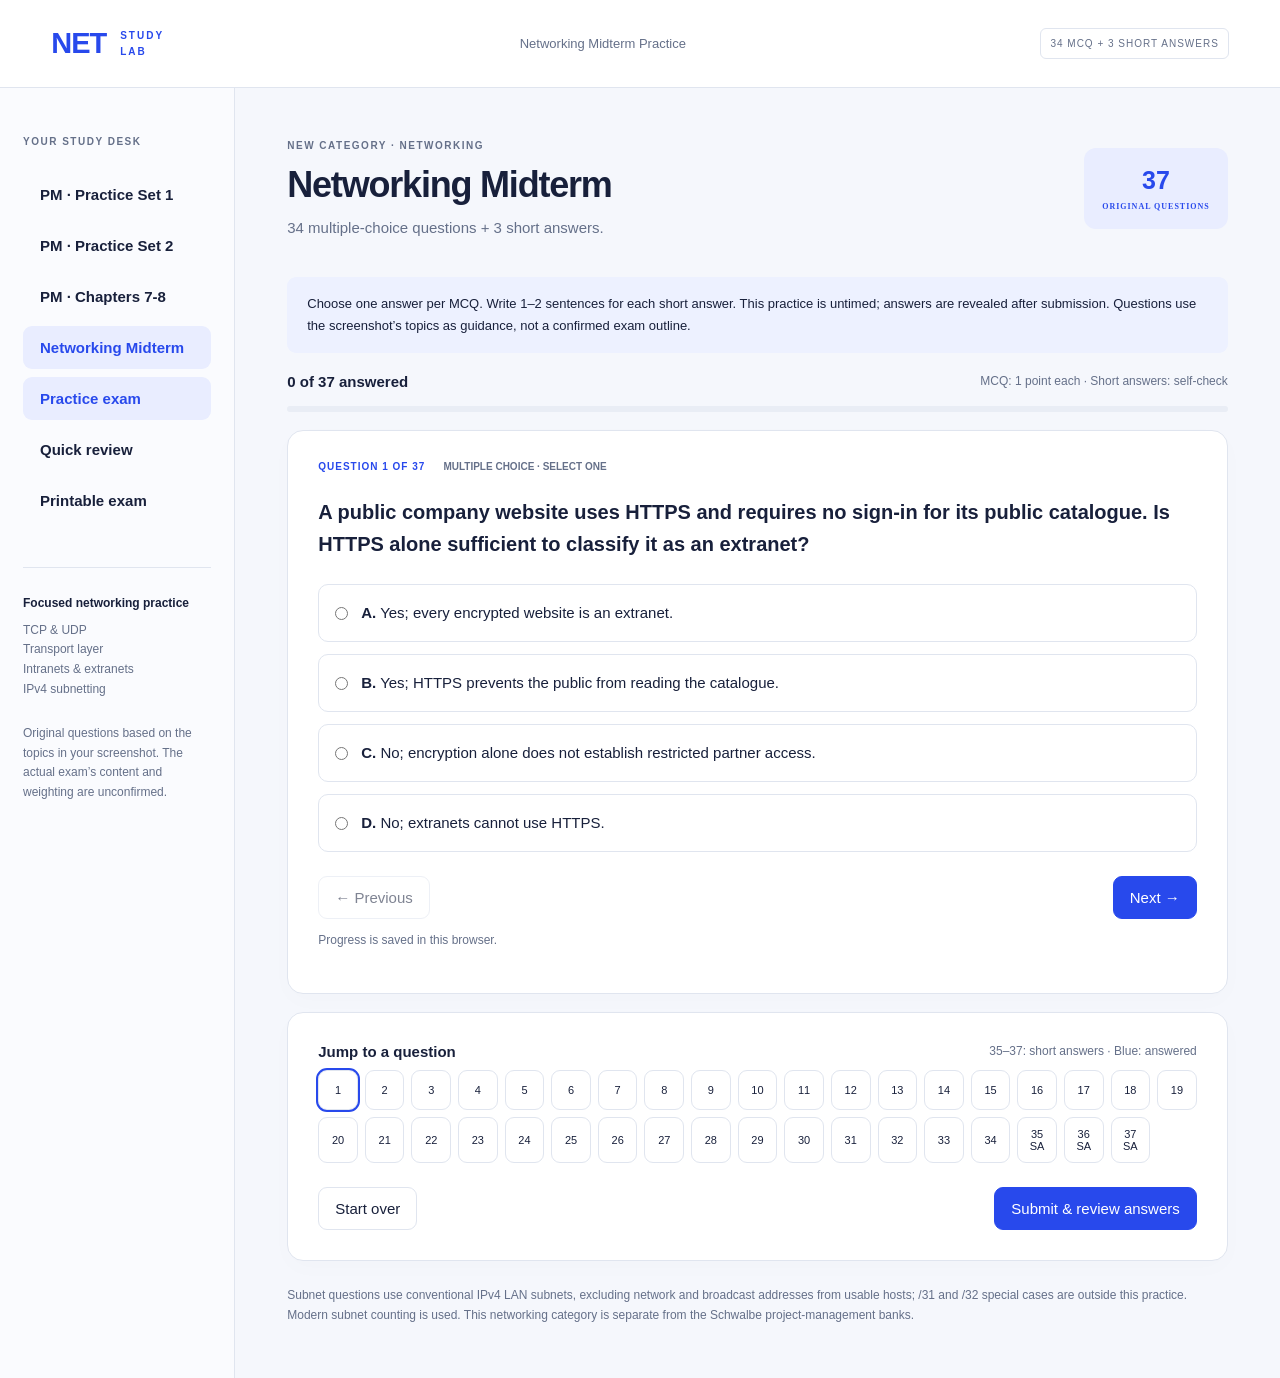
<file: networking.html>
<!doctype html>
<html lang="en"><head><meta charset="utf-8"><meta name="viewport" content="width=device-width,initial-scale=1"><title>Networking Midterm · Study Lab</title><meta name="description" content="Original networking practice: 34 multiple-choice questions and 3 short answers with explained solutions."><link rel="stylesheet" href="styles.css?v=20261027"><link rel="stylesheet" href="networking.css?v=20261027"></head>
<body><header><a class="brand" href="networking.html">NET<span>STUDY LAB</span></a><span>Networking Midterm Practice</span><span class="tag">34 MCQ + 3 SHORT ANSWERS</span></header>
<div class="shell"><aside><p class="eyebrow">YOUR STUDY DESK</p><nav aria-label="Study categories"><a class="bank-link" href="index.html">PM · Practice Set 1</a><a class="bank-link" href="set2.html">PM · Practice Set 2</a><a class="bank-link" href="chap78.html">PM · Chapters 7-8</a><a class="bank-link active" href="networking.html" aria-current="page">Networking Midterm</a><button id="examTab" type="button">Practice exam</button><button id="reviewTab" type="button">Quick review</button><a class="bank-link" href="networking-printable.html">Printable exam</a></nav><div class="aside-note"><strong>Focused networking practice</strong><p>TCP &amp; UDP<br>Transport layer<br>Intranets &amp; extranets<br>IPv4 subnetting</p><p>Original questions based on the topics in your screenshot. The actual exam’s content and weighting are unconfirmed.</p></div></aside>
<main id="networkMain"><p>Loading your networking exam…</p><noscript><p>Enable JavaScript for interactive practice, or <a href="networking-printable.html">open the printable exam and answer key</a>.</p></noscript></main></div>
<script src="networking-data.js?v=20261027"></script><script src="networking.js?v=20261027"></script></body></html>
</file>
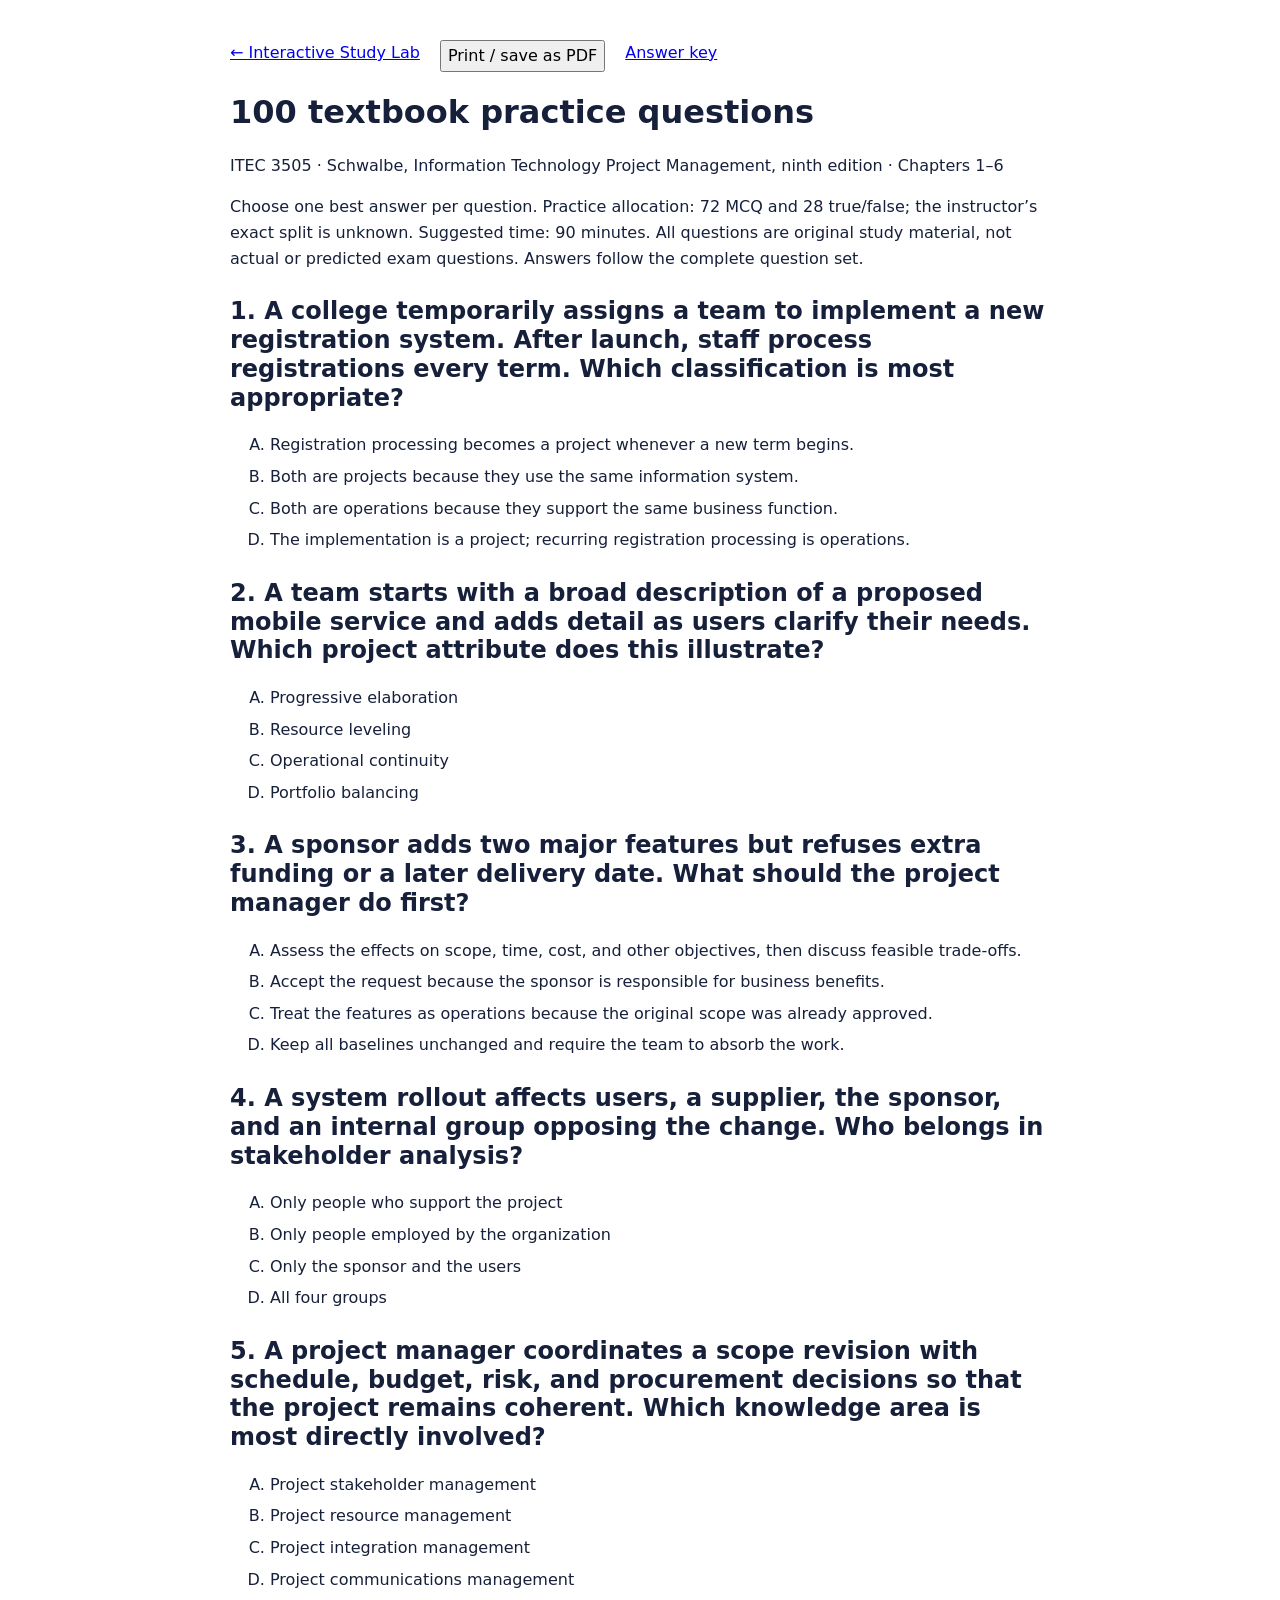
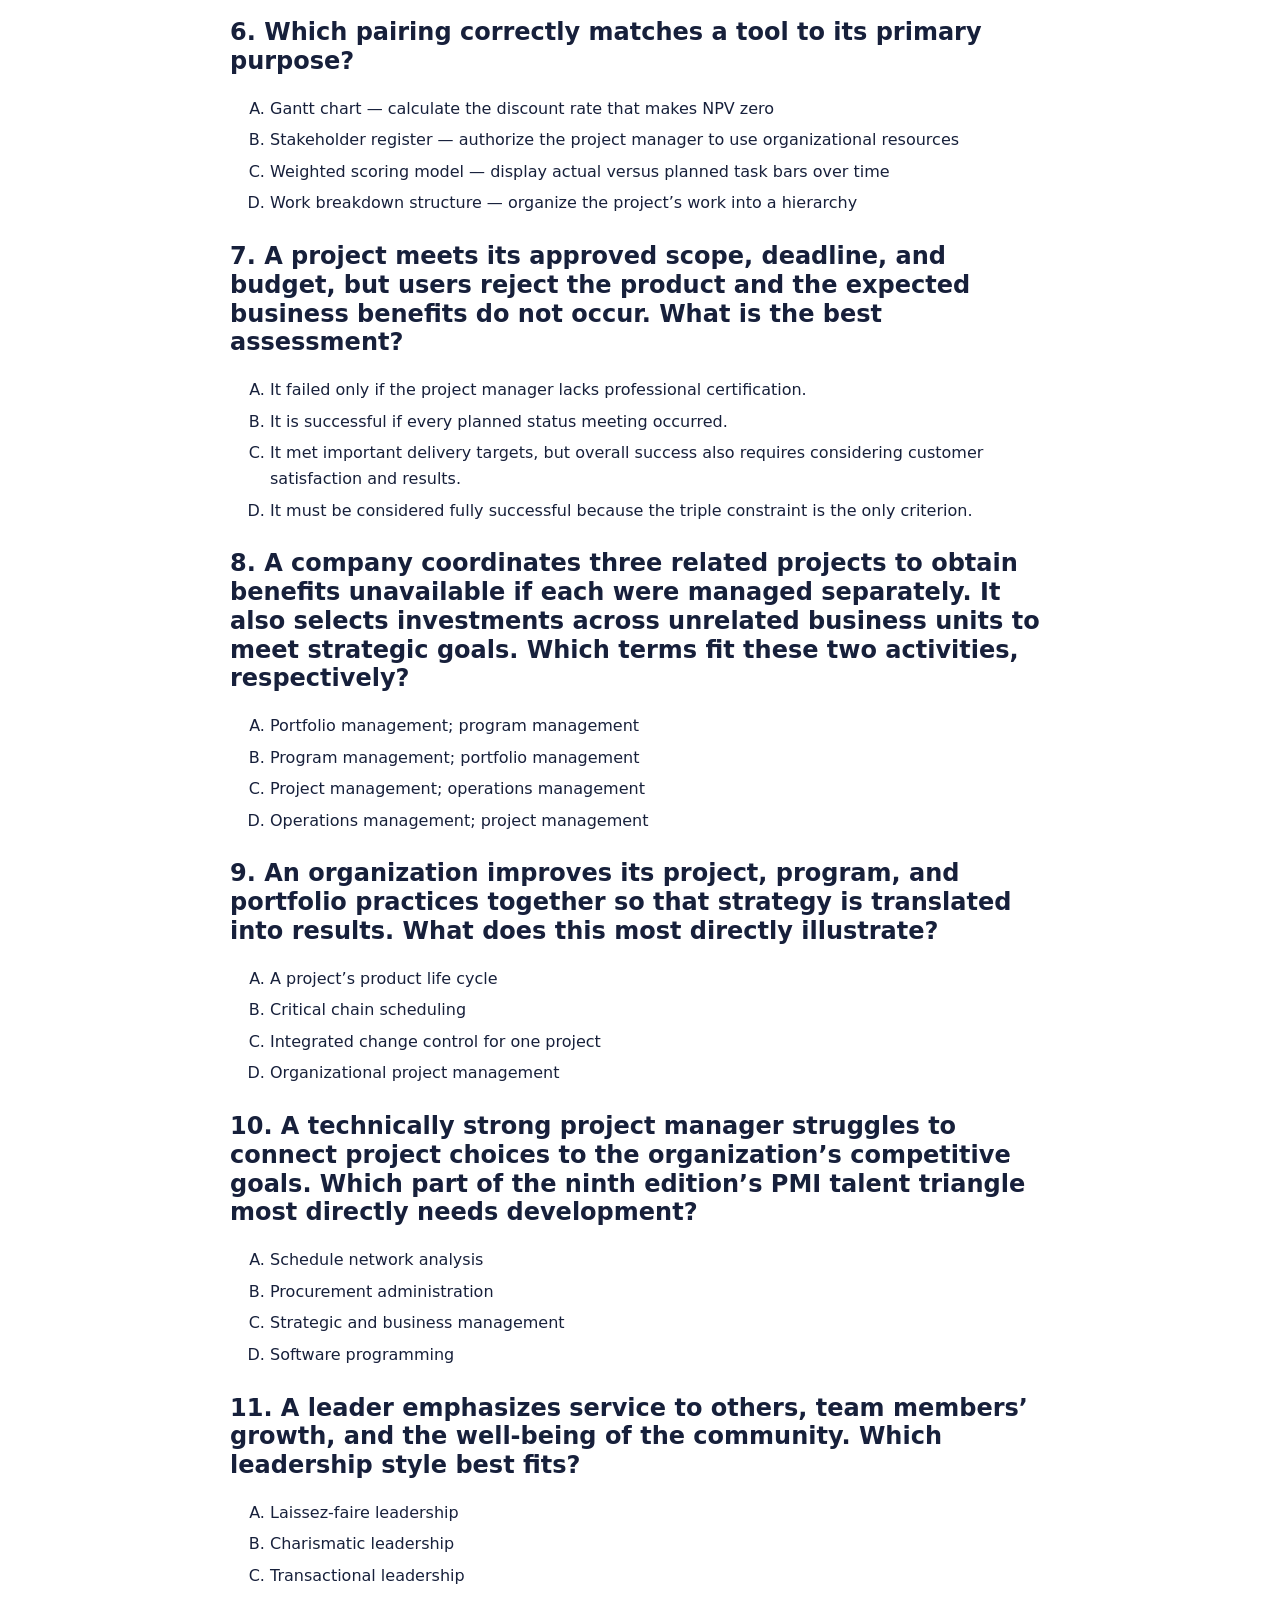
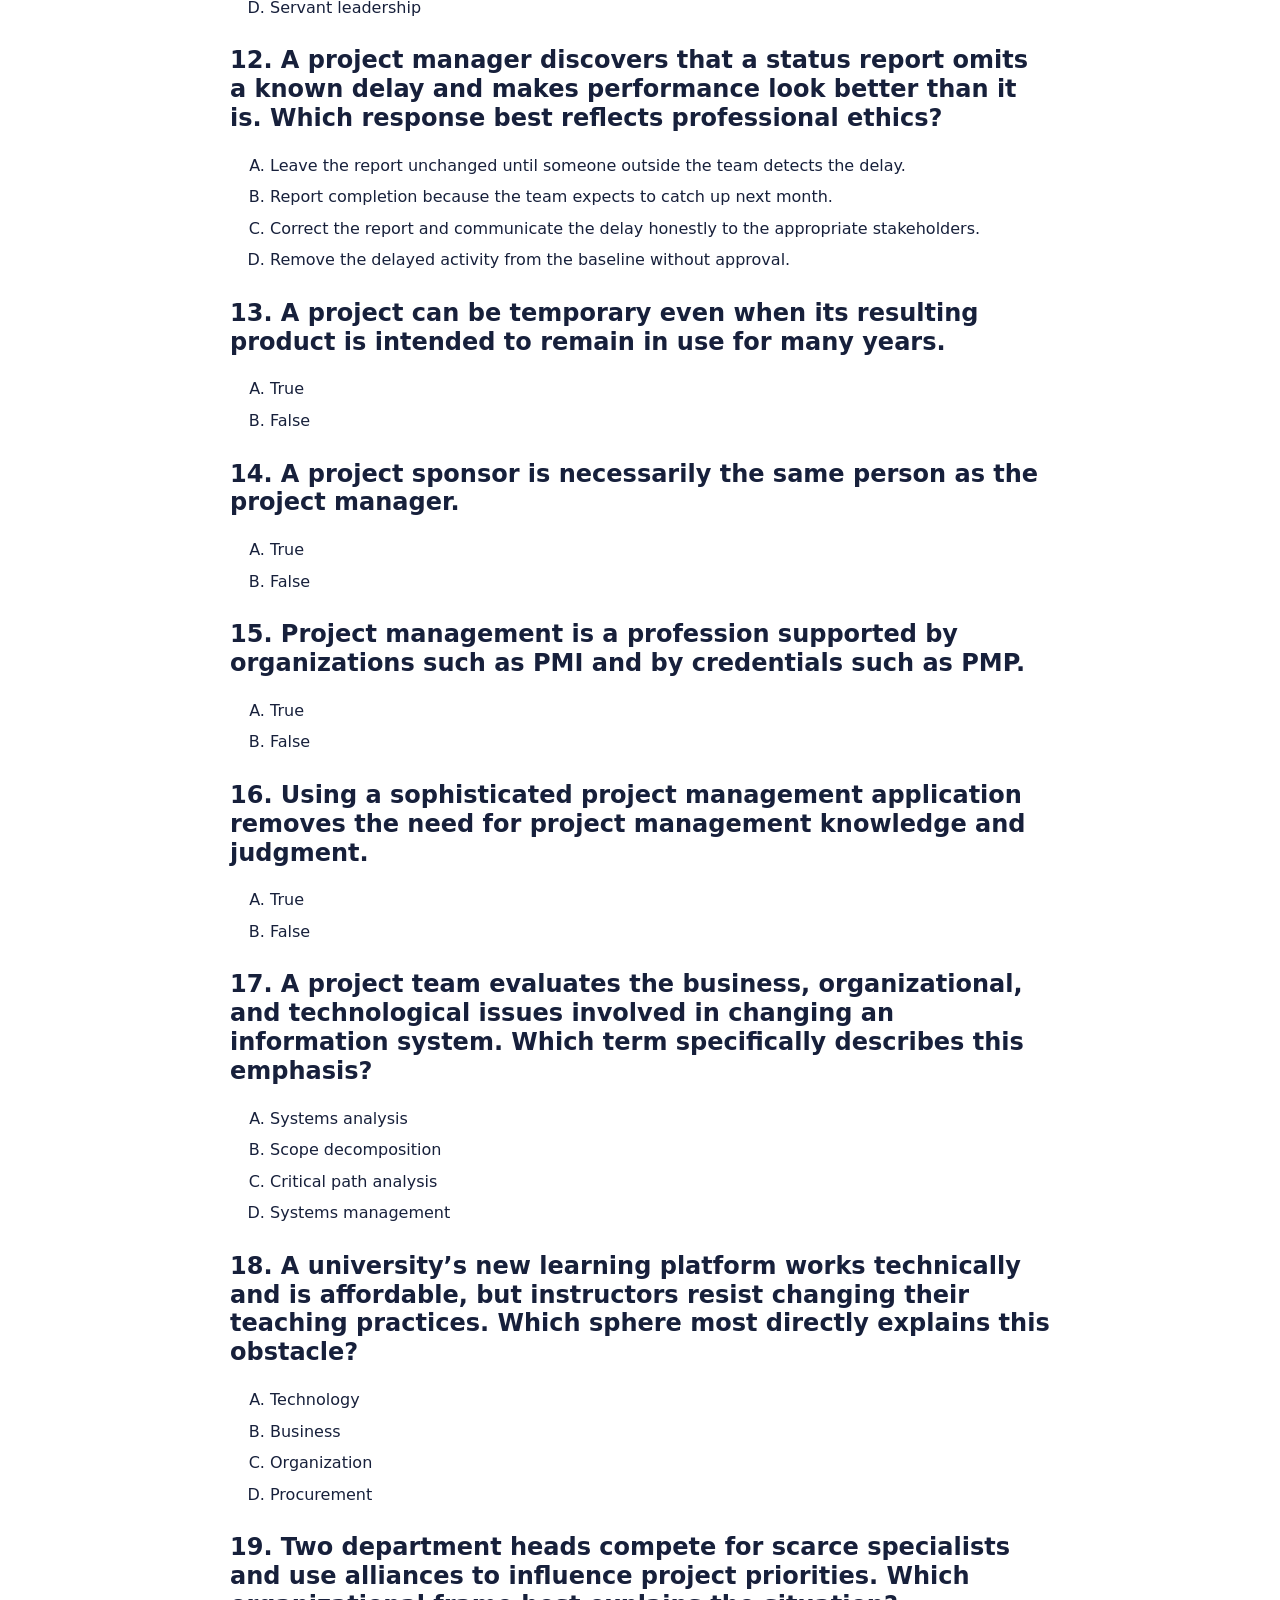
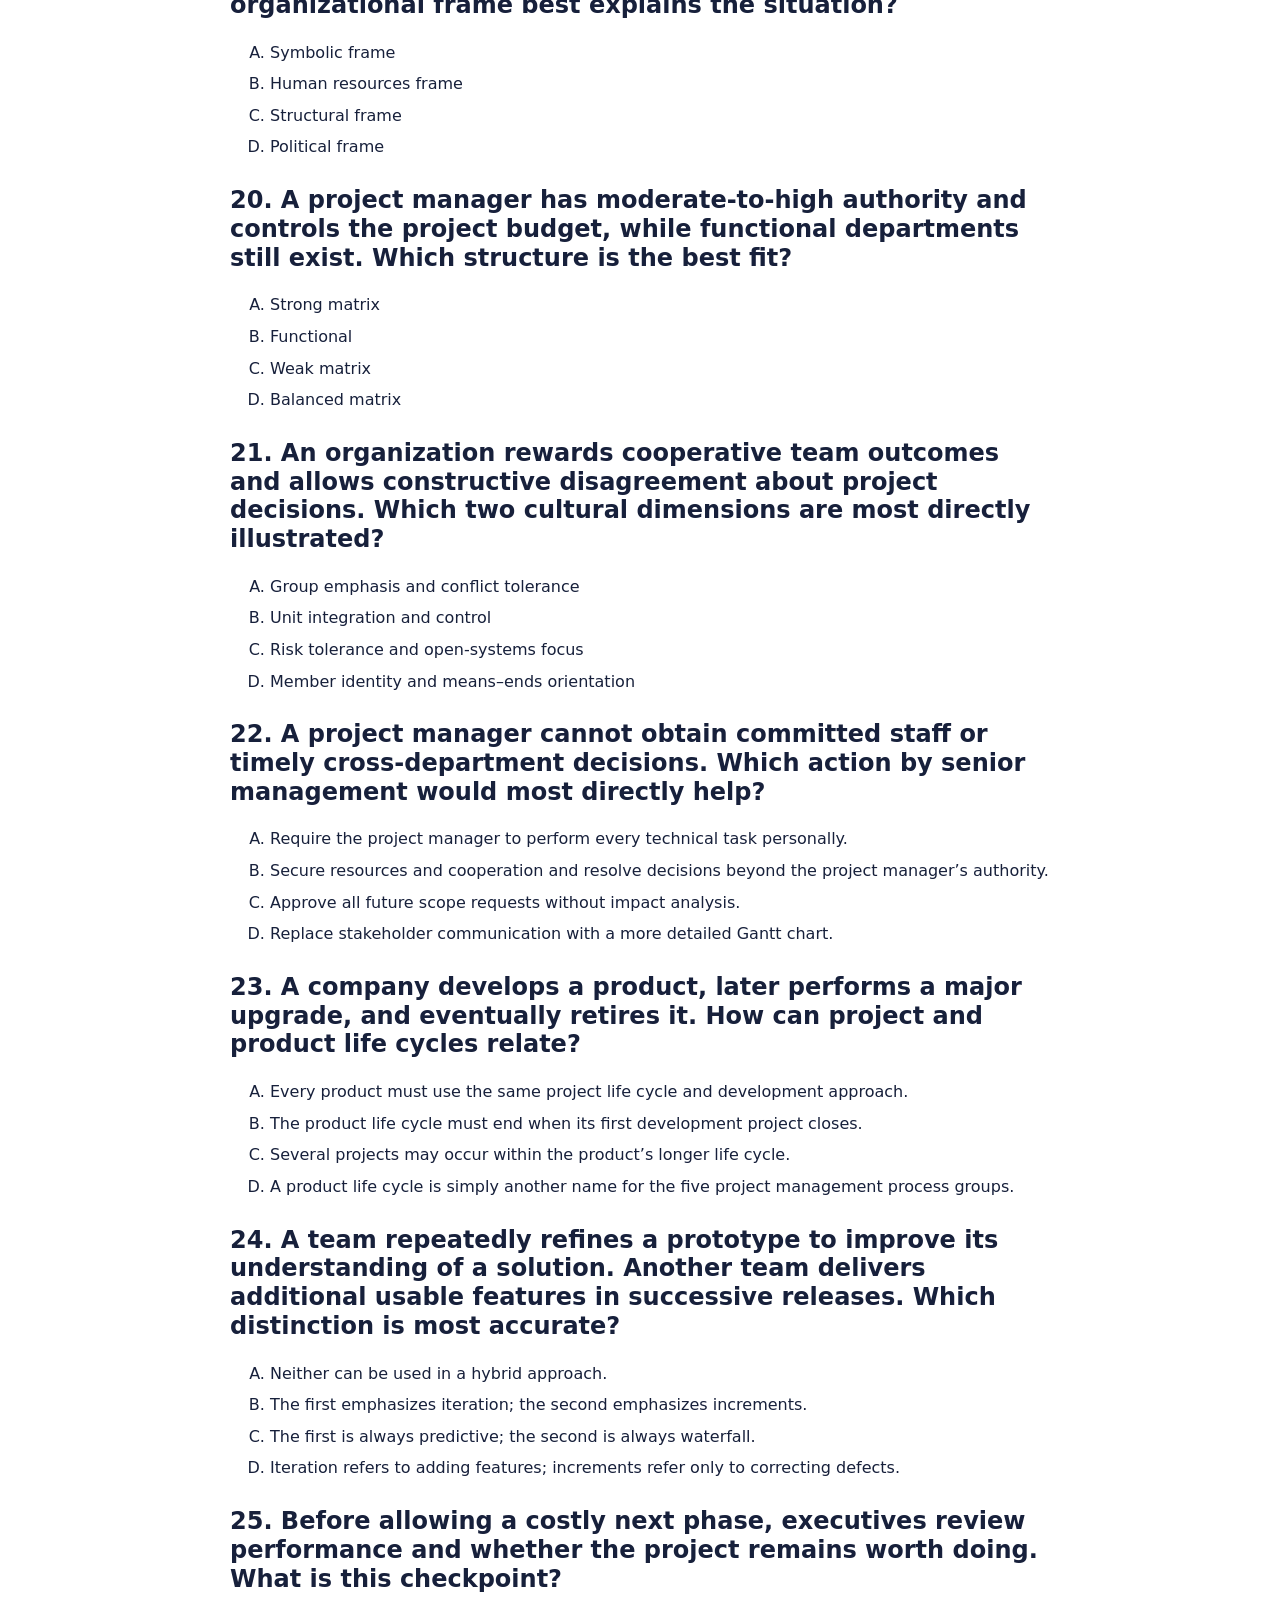
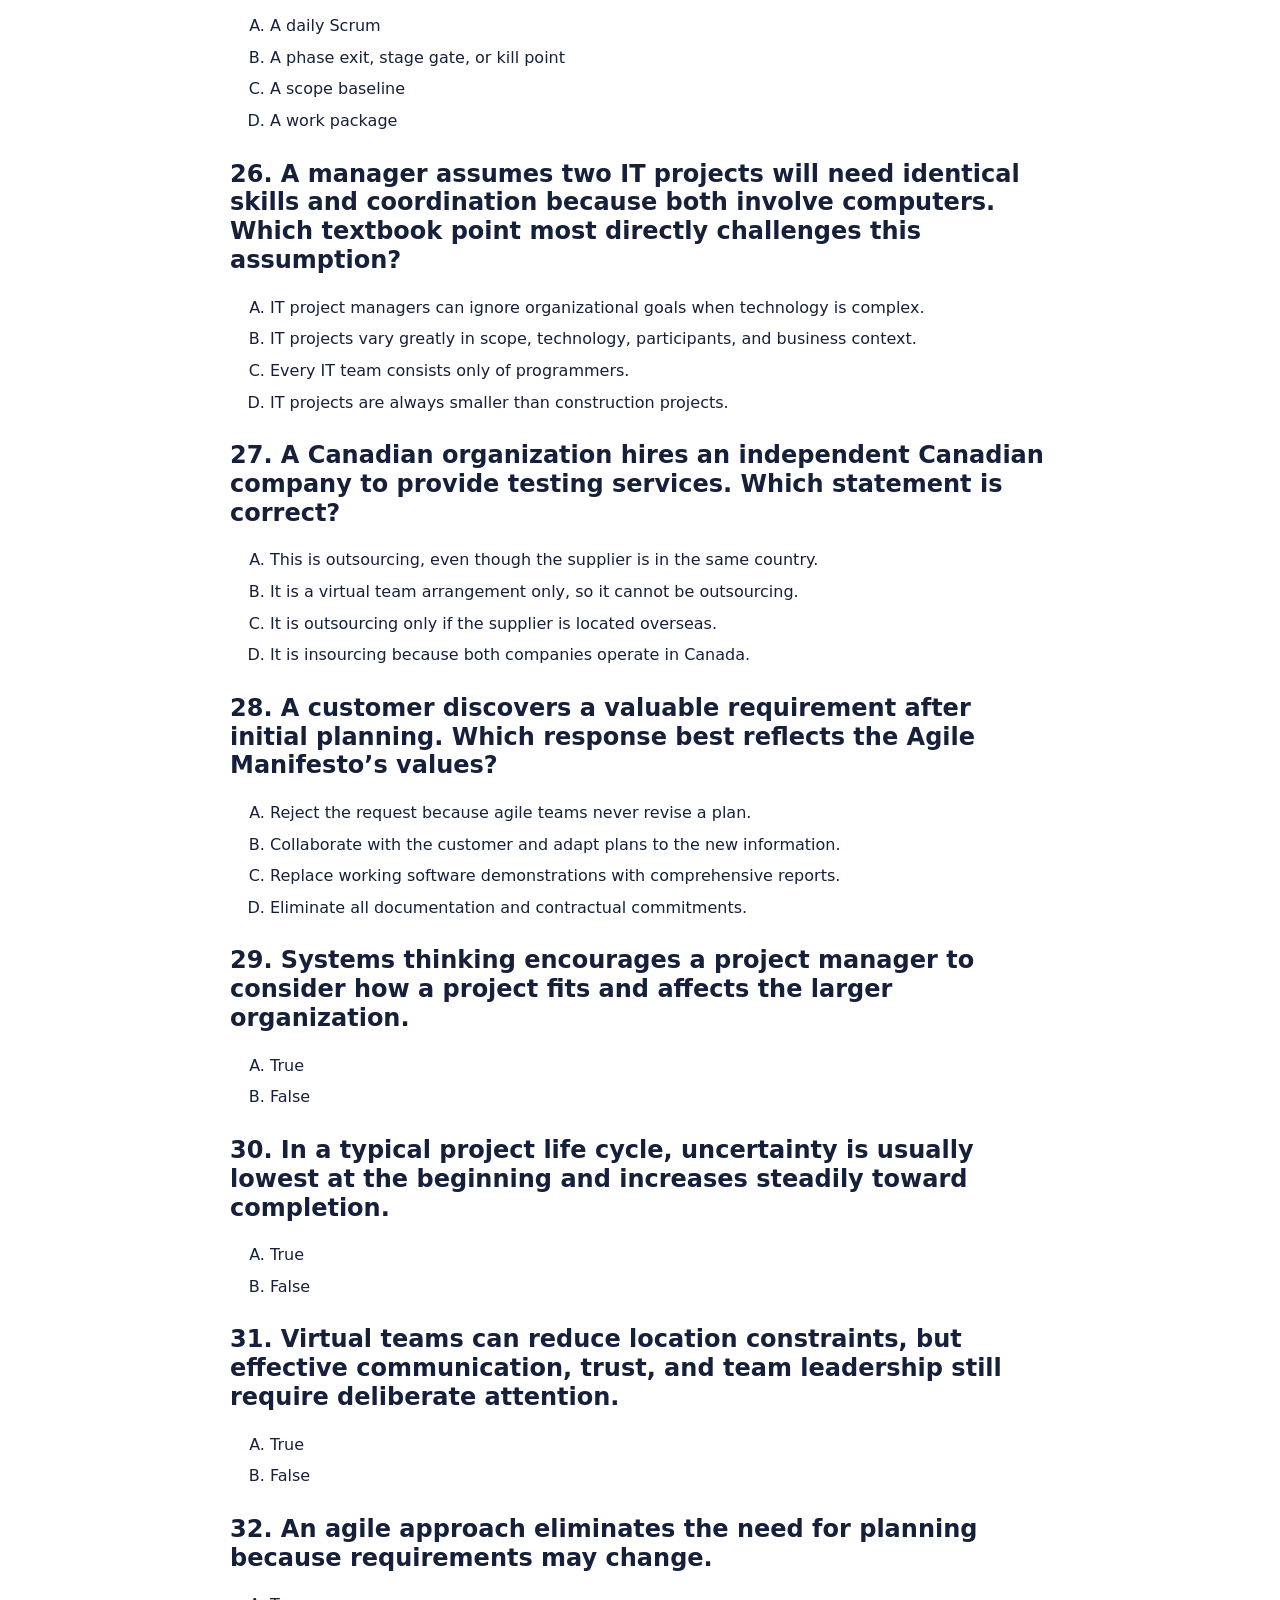
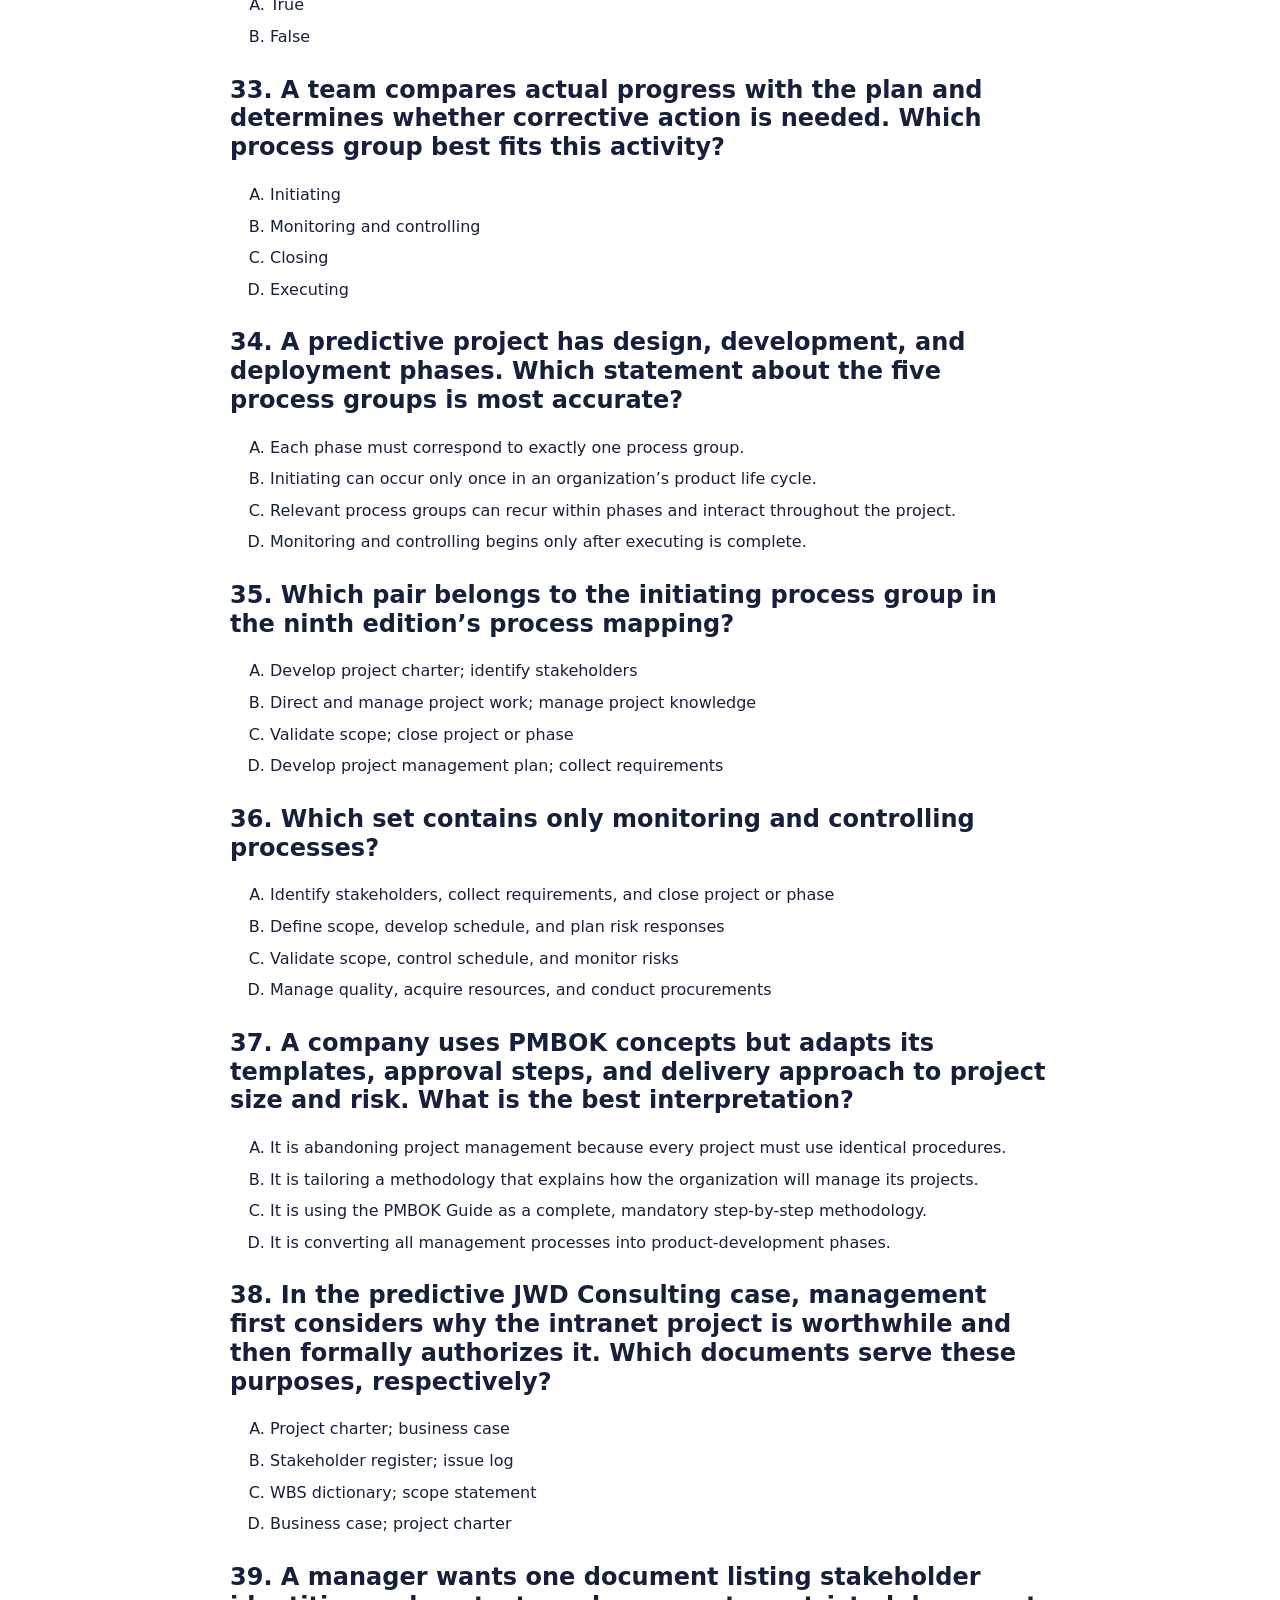
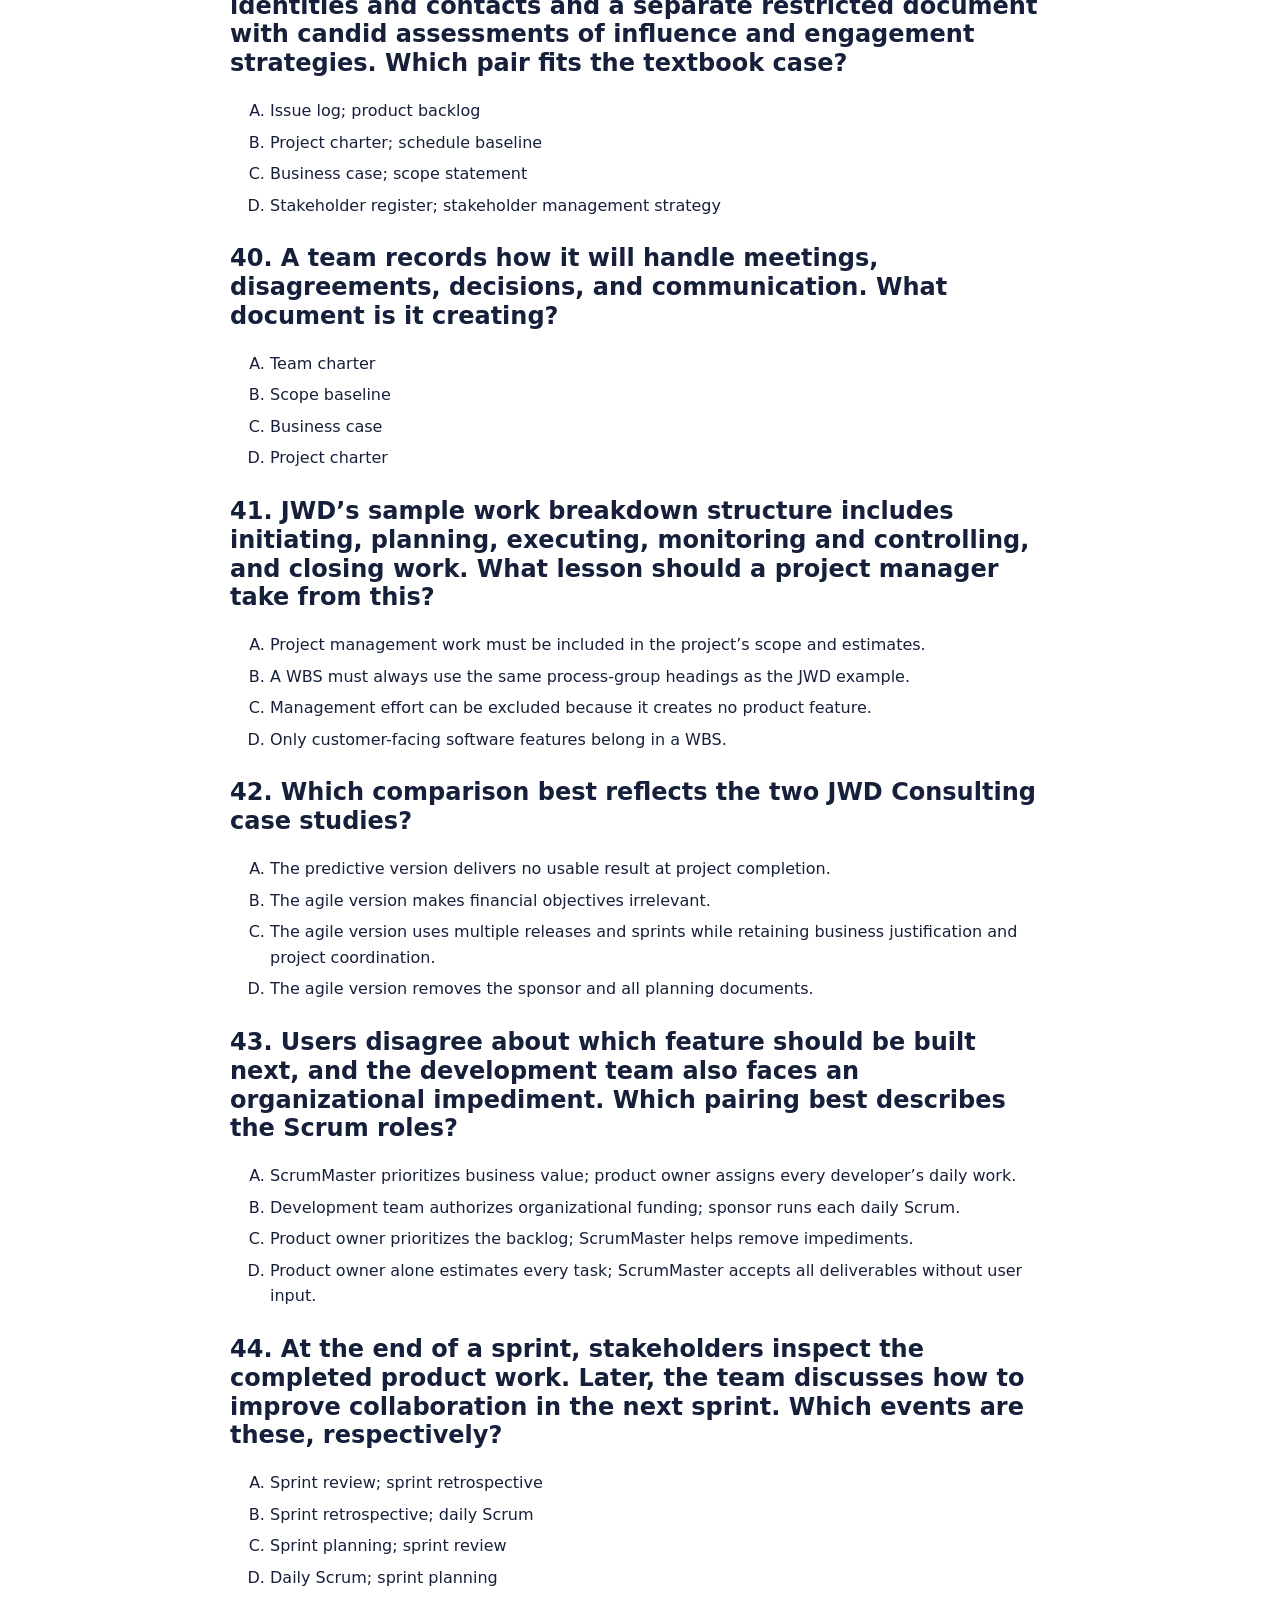
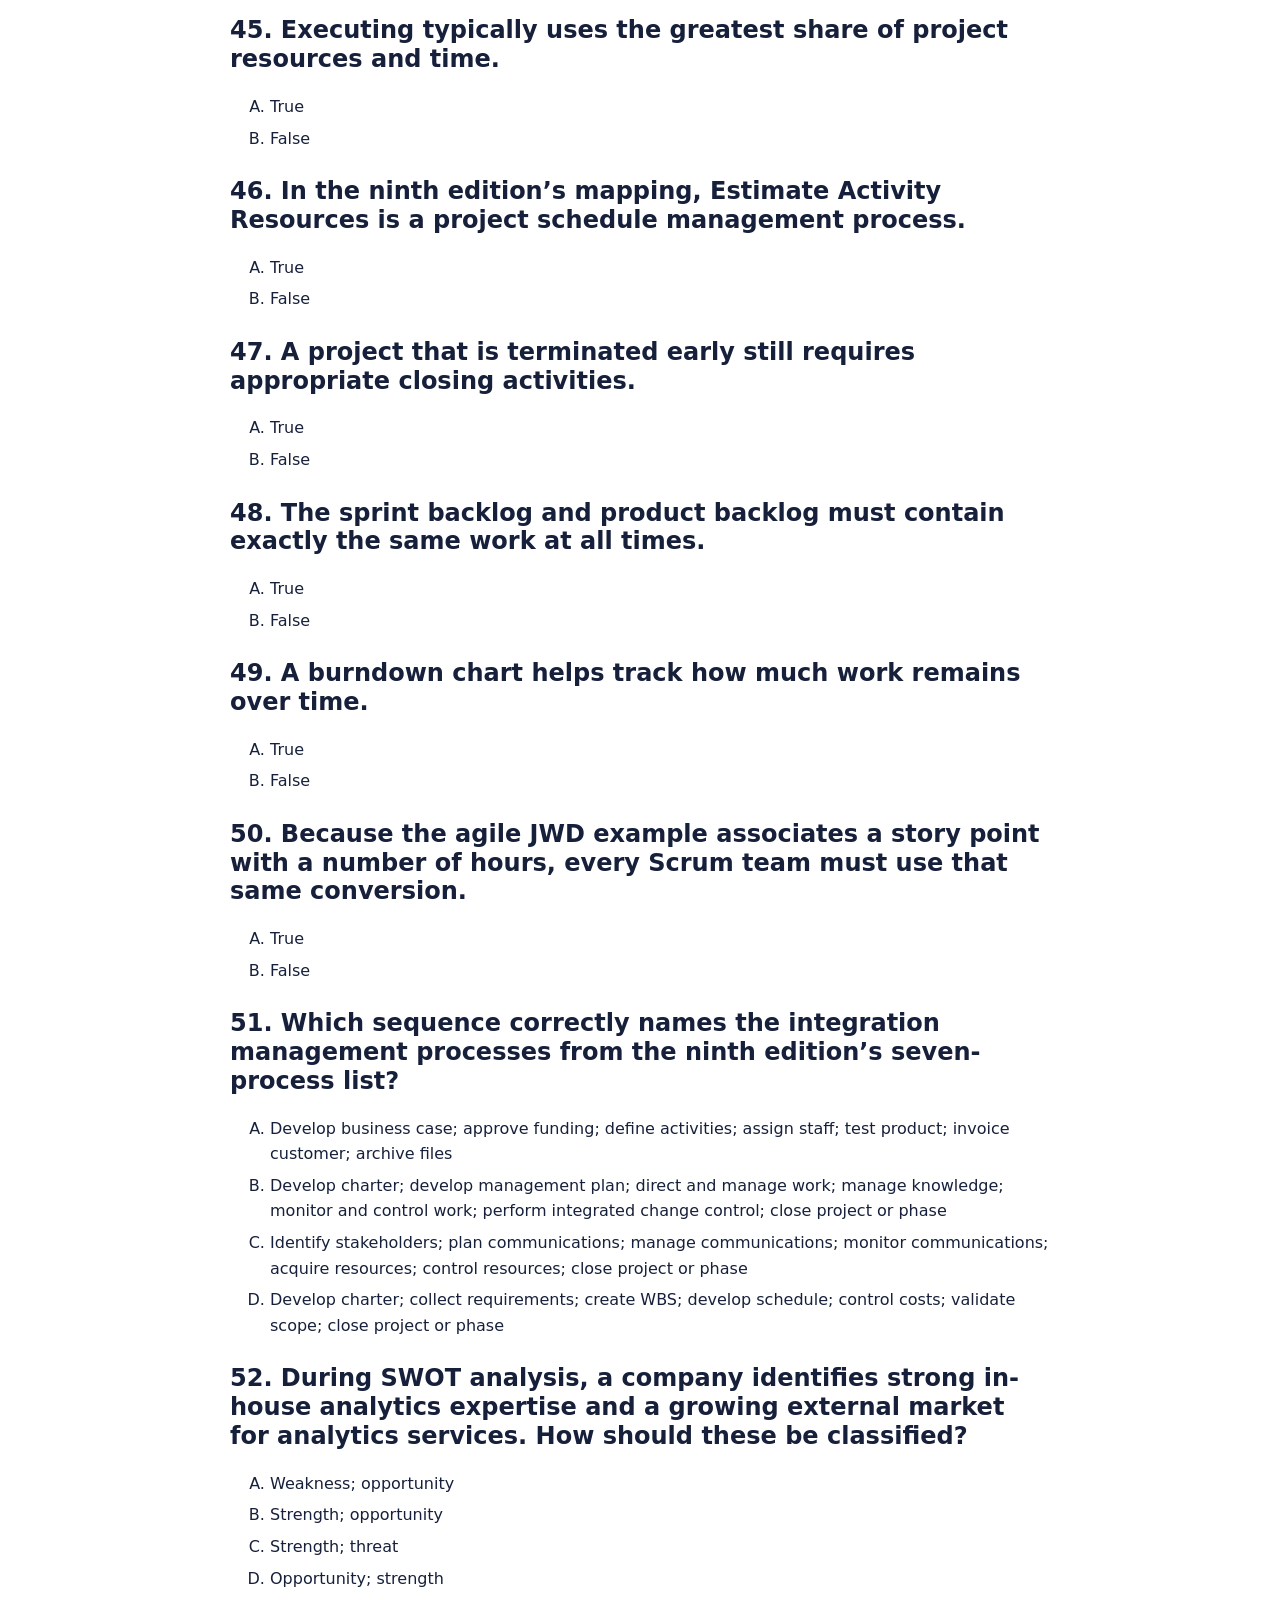
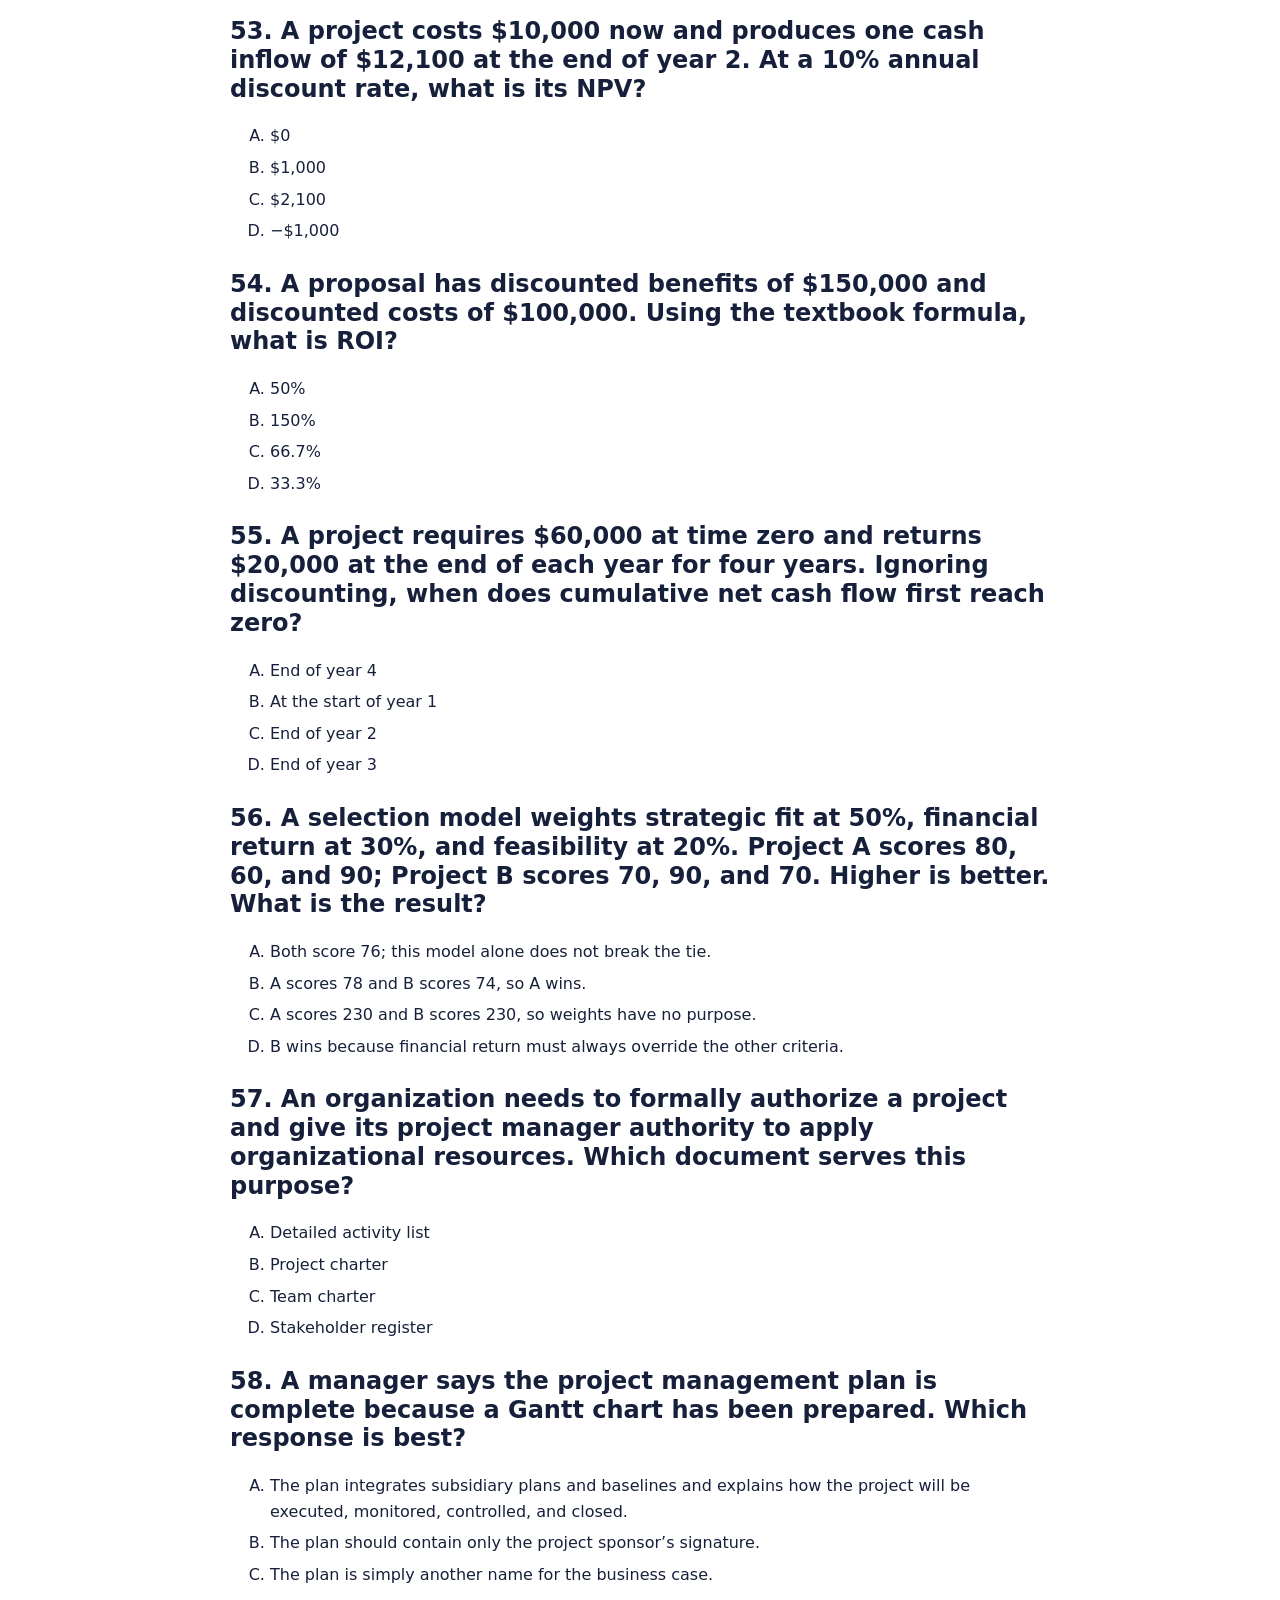
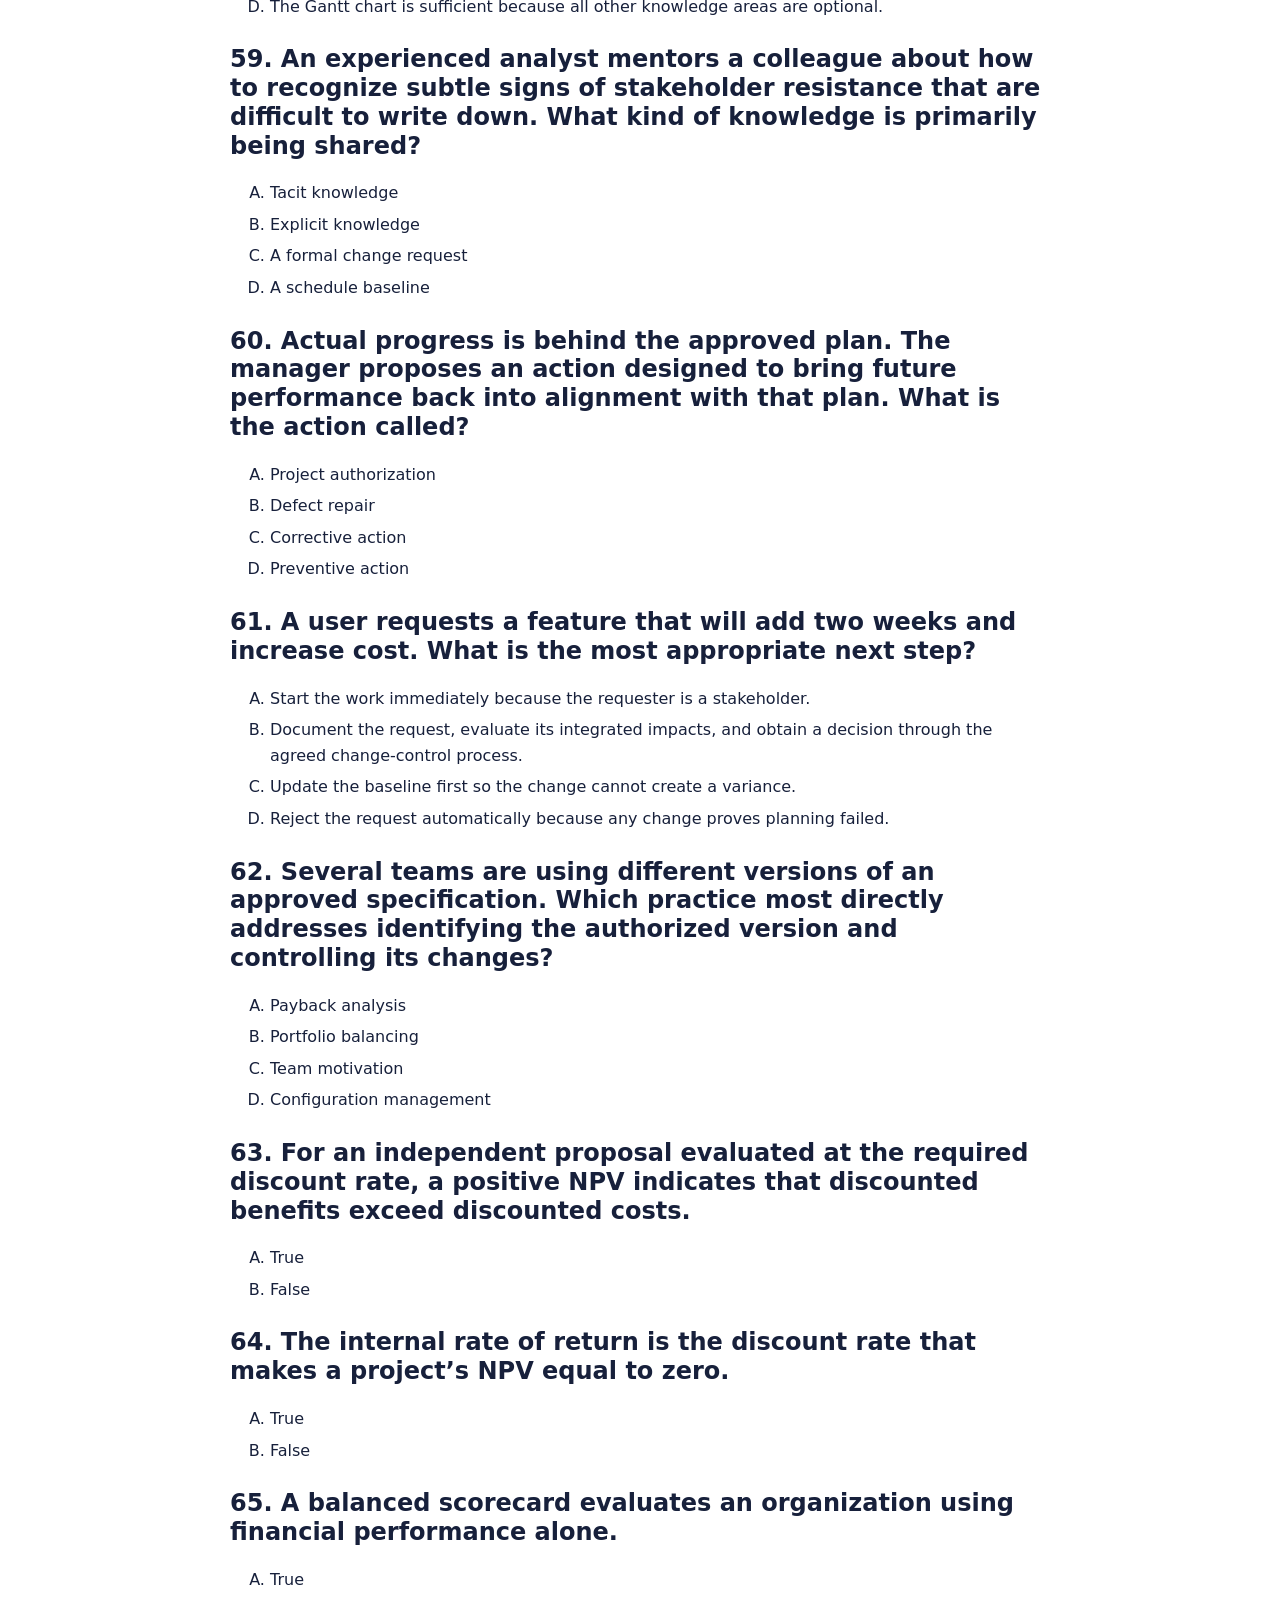
<file: printable.html>
<!doctype html><html lang="en"><head><meta charset="utf-8"><meta name="viewport" content="width=device-width,initial-scale=1"><title>ITEC 3505 · 100 textbook practice questions</title><style>body{max-width:820px;margin:40px auto;padding:0 24px;font:16px/1.6 system-ui,sans-serif;color:#17203b}h1,h2{line-height:1.2}li{margin:6px 0}.item{break-inside:avoid;margin:26px 0}small{color:#526078}.key{break-before:page}button,a{font:inherit}nav{display:flex;gap:20px;flex-wrap:wrap} @media print{nav{display:none}body{margin:0;padding:0;font-size:10.5pt}.item{margin:18pt 0}a{color:inherit;text-decoration:none}@page{size:letter;margin:.7in}}</style></head><body><nav><a href="index.html">← Interactive Study Lab</a><button onclick="window.print()">Print / save as PDF</button><a href="#answers">Answer key</a></nav><h1>100 textbook practice questions</h1><p>ITEC 3505 · Schwalbe, Information Technology Project Management, ninth edition · Chapters 1–6</p><p>Choose one best answer per question. Practice allocation: 72 MCQ and 28 true/false; the instructor’s exact split is unknown. Suggested time: 90 minutes. All questions are original study material, not actual or predicted exam questions. Answers follow the complete question set.</p>
<section class="item"><h2>1. A college temporarily assigns a team to implement a new registration system. After launch, staff process registrations every term. Which classification is most appropriate?</h2><ol type="A"><li>Registration processing becomes a project whenever a new term begins.</li><li>Both are projects because they use the same information system.</li><li>Both are operations because they support the same business function.</li><li>The implementation is a project; recurring registration processing is operations.</li></ol></section>
<section class="item"><h2>2. A team starts with a broad description of a proposed mobile service and adds detail as users clarify their needs. Which project attribute does this illustrate?</h2><ol type="A"><li>Progressive elaboration</li><li>Resource leveling</li><li>Operational continuity</li><li>Portfolio balancing</li></ol></section>
<section class="item"><h2>3. A sponsor adds two major features but refuses extra funding or a later delivery date. What should the project manager do first?</h2><ol type="A"><li>Assess the effects on scope, time, cost, and other objectives, then discuss feasible trade-offs.</li><li>Accept the request because the sponsor is responsible for business benefits.</li><li>Treat the features as operations because the original scope was already approved.</li><li>Keep all baselines unchanged and require the team to absorb the work.</li></ol></section>
<section class="item"><h2>4. A system rollout affects users, a supplier, the sponsor, and an internal group opposing the change. Who belongs in stakeholder analysis?</h2><ol type="A"><li>Only people who support the project</li><li>Only people employed by the organization</li><li>Only the sponsor and the users</li><li>All four groups</li></ol></section>
<section class="item"><h2>5. A project manager coordinates a scope revision with schedule, budget, risk, and procurement decisions so that the project remains coherent. Which knowledge area is most directly involved?</h2><ol type="A"><li>Project stakeholder management</li><li>Project resource management</li><li>Project integration management</li><li>Project communications management</li></ol></section>
<section class="item"><h2>6. Which pairing correctly matches a tool to its primary purpose?</h2><ol type="A"><li>Gantt chart — calculate the discount rate that makes NPV zero</li><li>Stakeholder register — authorize the project manager to use organizational resources</li><li>Weighted scoring model — display actual versus planned task bars over time</li><li>Work breakdown structure — organize the project’s work into a hierarchy</li></ol></section>
<section class="item"><h2>7. A project meets its approved scope, deadline, and budget, but users reject the product and the expected business benefits do not occur. What is the best assessment?</h2><ol type="A"><li>It failed only if the project manager lacks professional certification.</li><li>It is successful if every planned status meeting occurred.</li><li>It met important delivery targets, but overall success also requires considering customer satisfaction and results.</li><li>It must be considered fully successful because the triple constraint is the only criterion.</li></ol></section>
<section class="item"><h2>8. A company coordinates three related projects to obtain benefits unavailable if each were managed separately. It also selects investments across unrelated business units to meet strategic goals. Which terms fit these two activities, respectively?</h2><ol type="A"><li>Portfolio management; program management</li><li>Program management; portfolio management</li><li>Project management; operations management</li><li>Operations management; project management</li></ol></section>
<section class="item"><h2>9. An organization improves its project, program, and portfolio practices together so that strategy is translated into results. What does this most directly illustrate?</h2><ol type="A"><li>A project’s product life cycle</li><li>Critical chain scheduling</li><li>Integrated change control for one project</li><li>Organizational project management</li></ol></section>
<section class="item"><h2>10. A technically strong project manager struggles to connect project choices to the organization’s competitive goals. Which part of the ninth edition’s PMI talent triangle most directly needs development?</h2><ol type="A"><li>Schedule network analysis</li><li>Procurement administration</li><li>Strategic and business management</li><li>Software programming</li></ol></section>
<section class="item"><h2>11. A leader emphasizes service to others, team members’ growth, and the well-being of the community. Which leadership style best fits?</h2><ol type="A"><li>Laissez-faire leadership</li><li>Charismatic leadership</li><li>Transactional leadership</li><li>Servant leadership</li></ol></section>
<section class="item"><h2>12. A project manager discovers that a status report omits a known delay and makes performance look better than it is. Which response best reflects professional ethics?</h2><ol type="A"><li>Leave the report unchanged until someone outside the team detects the delay.</li><li>Report completion because the team expects to catch up next month.</li><li>Correct the report and communicate the delay honestly to the appropriate stakeholders.</li><li>Remove the delayed activity from the baseline without approval.</li></ol></section>
<section class="item"><h2>13. A project can be temporary even when its resulting product is intended to remain in use for many years.</h2><ol type="A"><li>True</li><li>False</li></ol></section>
<section class="item"><h2>14. A project sponsor is necessarily the same person as the project manager.</h2><ol type="A"><li>True</li><li>False</li></ol></section>
<section class="item"><h2>15. Project management is a profession supported by organizations such as PMI and by credentials such as PMP.</h2><ol type="A"><li>True</li><li>False</li></ol></section>
<section class="item"><h2>16. Using a sophisticated project management application removes the need for project management knowledge and judgment.</h2><ol type="A"><li>True</li><li>False</li></ol></section>
<section class="item"><h2>17. A project team evaluates the business, organizational, and technological issues involved in changing an information system. Which term specifically describes this emphasis?</h2><ol type="A"><li>Systems analysis</li><li>Scope decomposition</li><li>Critical path analysis</li><li>Systems management</li></ol></section>
<section class="item"><h2>18. A university’s new learning platform works technically and is affordable, but instructors resist changing their teaching practices. Which sphere most directly explains this obstacle?</h2><ol type="A"><li>Technology</li><li>Business</li><li>Organization</li><li>Procurement</li></ol></section>
<section class="item"><h2>19. Two department heads compete for scarce specialists and use alliances to influence project priorities. Which organizational frame best explains the situation?</h2><ol type="A"><li>Symbolic frame</li><li>Human resources frame</li><li>Structural frame</li><li>Political frame</li></ol></section>
<section class="item"><h2>20. A project manager has moderate-to-high authority and controls the project budget, while functional departments still exist. Which structure is the best fit?</h2><ol type="A"><li>Strong matrix</li><li>Functional</li><li>Weak matrix</li><li>Balanced matrix</li></ol></section>
<section class="item"><h2>21. An organization rewards cooperative team outcomes and allows constructive disagreement about project decisions. Which two cultural dimensions are most directly illustrated?</h2><ol type="A"><li>Group emphasis and conflict tolerance</li><li>Unit integration and control</li><li>Risk tolerance and open-systems focus</li><li>Member identity and means–ends orientation</li></ol></section>
<section class="item"><h2>22. A project manager cannot obtain committed staff or timely cross-department decisions. Which action by senior management would most directly help?</h2><ol type="A"><li>Require the project manager to perform every technical task personally.</li><li>Secure resources and cooperation and resolve decisions beyond the project manager’s authority.</li><li>Approve all future scope requests without impact analysis.</li><li>Replace stakeholder communication with a more detailed Gantt chart.</li></ol></section>
<section class="item"><h2>23. A company develops a product, later performs a major upgrade, and eventually retires it. How can project and product life cycles relate?</h2><ol type="A"><li>Every product must use the same project life cycle and development approach.</li><li>The product life cycle must end when its first development project closes.</li><li>Several projects may occur within the product’s longer life cycle.</li><li>A product life cycle is simply another name for the five project management process groups.</li></ol></section>
<section class="item"><h2>24. A team repeatedly refines a prototype to improve its understanding of a solution. Another team delivers additional usable features in successive releases. Which distinction is most accurate?</h2><ol type="A"><li>Neither can be used in a hybrid approach.</li><li>The first emphasizes iteration; the second emphasizes increments.</li><li>The first is always predictive; the second is always waterfall.</li><li>Iteration refers to adding features; increments refer only to correcting defects.</li></ol></section>
<section class="item"><h2>25. Before allowing a costly next phase, executives review performance and whether the project remains worth doing. What is this checkpoint?</h2><ol type="A"><li>A daily Scrum</li><li>A phase exit, stage gate, or kill point</li><li>A scope baseline</li><li>A work package</li></ol></section>
<section class="item"><h2>26. A manager assumes two IT projects will need identical skills and coordination because both involve computers. Which textbook point most directly challenges this assumption?</h2><ol type="A"><li>IT project managers can ignore organizational goals when technology is complex.</li><li>IT projects vary greatly in scope, technology, participants, and business context.</li><li>Every IT team consists only of programmers.</li><li>IT projects are always smaller than construction projects.</li></ol></section>
<section class="item"><h2>27. A Canadian organization hires an independent Canadian company to provide testing services. Which statement is correct?</h2><ol type="A"><li>This is outsourcing, even though the supplier is in the same country.</li><li>It is a virtual team arrangement only, so it cannot be outsourcing.</li><li>It is outsourcing only if the supplier is located overseas.</li><li>It is insourcing because both companies operate in Canada.</li></ol></section>
<section class="item"><h2>28. A customer discovers a valuable requirement after initial planning. Which response best reflects the Agile Manifesto’s values?</h2><ol type="A"><li>Reject the request because agile teams never revise a plan.</li><li>Collaborate with the customer and adapt plans to the new information.</li><li>Replace working software demonstrations with comprehensive reports.</li><li>Eliminate all documentation and contractual commitments.</li></ol></section>
<section class="item"><h2>29. Systems thinking encourages a project manager to consider how a project fits and affects the larger organization.</h2><ol type="A"><li>True</li><li>False</li></ol></section>
<section class="item"><h2>30. In a typical project life cycle, uncertainty is usually lowest at the beginning and increases steadily toward completion.</h2><ol type="A"><li>True</li><li>False</li></ol></section>
<section class="item"><h2>31. Virtual teams can reduce location constraints, but effective communication, trust, and team leadership still require deliberate attention.</h2><ol type="A"><li>True</li><li>False</li></ol></section>
<section class="item"><h2>32. An agile approach eliminates the need for planning because requirements may change.</h2><ol type="A"><li>True</li><li>False</li></ol></section>
<section class="item"><h2>33. A team compares actual progress with the plan and determines whether corrective action is needed. Which process group best fits this activity?</h2><ol type="A"><li>Initiating</li><li>Monitoring and controlling</li><li>Closing</li><li>Executing</li></ol></section>
<section class="item"><h2>34. A predictive project has design, development, and deployment phases. Which statement about the five process groups is most accurate?</h2><ol type="A"><li>Each phase must correspond to exactly one process group.</li><li>Initiating can occur only once in an organization’s product life cycle.</li><li>Relevant process groups can recur within phases and interact throughout the project.</li><li>Monitoring and controlling begins only after executing is complete.</li></ol></section>
<section class="item"><h2>35. Which pair belongs to the initiating process group in the ninth edition’s process mapping?</h2><ol type="A"><li>Develop project charter; identify stakeholders</li><li>Direct and manage project work; manage project knowledge</li><li>Validate scope; close project or phase</li><li>Develop project management plan; collect requirements</li></ol></section>
<section class="item"><h2>36. Which set contains only monitoring and controlling processes?</h2><ol type="A"><li>Identify stakeholders, collect requirements, and close project or phase</li><li>Define scope, develop schedule, and plan risk responses</li><li>Validate scope, control schedule, and monitor risks</li><li>Manage quality, acquire resources, and conduct procurements</li></ol></section>
<section class="item"><h2>37. A company uses PMBOK concepts but adapts its templates, approval steps, and delivery approach to project size and risk. What is the best interpretation?</h2><ol type="A"><li>It is abandoning project management because every project must use identical procedures.</li><li>It is tailoring a methodology that explains how the organization will manage its projects.</li><li>It is using the PMBOK Guide as a complete, mandatory step-by-step methodology.</li><li>It is converting all management processes into product-development phases.</li></ol></section>
<section class="item"><h2>38. In the predictive JWD Consulting case, management first considers why the intranet project is worthwhile and then formally authorizes it. Which documents serve these purposes, respectively?</h2><ol type="A"><li>Project charter; business case</li><li>Stakeholder register; issue log</li><li>WBS dictionary; scope statement</li><li>Business case; project charter</li></ol></section>
<section class="item"><h2>39. A manager wants one document listing stakeholder identities and contacts and a separate restricted document with candid assessments of influence and engagement strategies. Which pair fits the textbook case?</h2><ol type="A"><li>Issue log; product backlog</li><li>Project charter; schedule baseline</li><li>Business case; scope statement</li><li>Stakeholder register; stakeholder management strategy</li></ol></section>
<section class="item"><h2>40. A team records how it will handle meetings, disagreements, decisions, and communication. What document is it creating?</h2><ol type="A"><li>Team charter</li><li>Scope baseline</li><li>Business case</li><li>Project charter</li></ol></section>
<section class="item"><h2>41. JWD’s sample work breakdown structure includes initiating, planning, executing, monitoring and controlling, and closing work. What lesson should a project manager take from this?</h2><ol type="A"><li>Project management work must be included in the project’s scope and estimates.</li><li>A WBS must always use the same process-group headings as the JWD example.</li><li>Management effort can be excluded because it creates no product feature.</li><li>Only customer-facing software features belong in a WBS.</li></ol></section>
<section class="item"><h2>42. Which comparison best reflects the two JWD Consulting case studies?</h2><ol type="A"><li>The predictive version delivers no usable result at project completion.</li><li>The agile version makes financial objectives irrelevant.</li><li>The agile version uses multiple releases and sprints while retaining business justification and project coordination.</li><li>The agile version removes the sponsor and all planning documents.</li></ol></section>
<section class="item"><h2>43. Users disagree about which feature should be built next, and the development team also faces an organizational impediment. Which pairing best describes the Scrum roles?</h2><ol type="A"><li>ScrumMaster prioritizes business value; product owner assigns every developer’s daily work.</li><li>Development team authorizes organizational funding; sponsor runs each daily Scrum.</li><li>Product owner prioritizes the backlog; ScrumMaster helps remove impediments.</li><li>Product owner alone estimates every task; ScrumMaster accepts all deliverables without user input.</li></ol></section>
<section class="item"><h2>44. At the end of a sprint, stakeholders inspect the completed product work. Later, the team discusses how to improve collaboration in the next sprint. Which events are these, respectively?</h2><ol type="A"><li>Sprint review; sprint retrospective</li><li>Sprint retrospective; daily Scrum</li><li>Sprint planning; sprint review</li><li>Daily Scrum; sprint planning</li></ol></section>
<section class="item"><h2>45. Executing typically uses the greatest share of project resources and time.</h2><ol type="A"><li>True</li><li>False</li></ol></section>
<section class="item"><h2>46. In the ninth edition’s mapping, Estimate Activity Resources is a project schedule management process.</h2><ol type="A"><li>True</li><li>False</li></ol></section>
<section class="item"><h2>47. A project that is terminated early still requires appropriate closing activities.</h2><ol type="A"><li>True</li><li>False</li></ol></section>
<section class="item"><h2>48. The sprint backlog and product backlog must contain exactly the same work at all times.</h2><ol type="A"><li>True</li><li>False</li></ol></section>
<section class="item"><h2>49. A burndown chart helps track how much work remains over time.</h2><ol type="A"><li>True</li><li>False</li></ol></section>
<section class="item"><h2>50. Because the agile JWD example associates a story point with a number of hours, every Scrum team must use that same conversion.</h2><ol type="A"><li>True</li><li>False</li></ol></section>
<section class="item"><h2>51. Which sequence correctly names the integration management processes from the ninth edition’s seven-process list?</h2><ol type="A"><li>Develop business case; approve funding; define activities; assign staff; test product; invoice customer; archive files</li><li>Develop charter; develop management plan; direct and manage work; manage knowledge; monitor and control work; perform integrated change control; close project or phase</li><li>Identify stakeholders; plan communications; manage communications; monitor communications; acquire resources; control resources; close project or phase</li><li>Develop charter; collect requirements; create WBS; develop schedule; control costs; validate scope; close project or phase</li></ol></section>
<section class="item"><h2>52. During SWOT analysis, a company identifies strong in-house analytics expertise and a growing external market for analytics services. How should these be classified?</h2><ol type="A"><li>Weakness; opportunity</li><li>Strength; opportunity</li><li>Strength; threat</li><li>Opportunity; strength</li></ol></section>
<section class="item"><h2>53. A project costs $10,000 now and produces one cash inflow of $12,100 at the end of year 2. At a 10% annual discount rate, what is its NPV?</h2><ol type="A"><li>$0</li><li>$1,000</li><li>$2,100</li><li>−$1,000</li></ol></section>
<section class="item"><h2>54. A proposal has discounted benefits of $150,000 and discounted costs of $100,000. Using the textbook formula, what is ROI?</h2><ol type="A"><li>50%</li><li>150%</li><li>66.7%</li><li>33.3%</li></ol></section>
<section class="item"><h2>55. A project requires $60,000 at time zero and returns $20,000 at the end of each year for four years. Ignoring discounting, when does cumulative net cash flow first reach zero?</h2><ol type="A"><li>End of year 4</li><li>At the start of year 1</li><li>End of year 2</li><li>End of year 3</li></ol></section>
<section class="item"><h2>56. A selection model weights strategic fit at 50%, financial return at 30%, and feasibility at 20%. Project A scores 80, 60, and 90; Project B scores 70, 90, and 70. Higher is better. What is the result?</h2><ol type="A"><li>Both score 76; this model alone does not break the tie.</li><li>A scores 78 and B scores 74, so A wins.</li><li>A scores 230 and B scores 230, so weights have no purpose.</li><li>B wins because financial return must always override the other criteria.</li></ol></section>
<section class="item"><h2>57. An organization needs to formally authorize a project and give its project manager authority to apply organizational resources. Which document serves this purpose?</h2><ol type="A"><li>Detailed activity list</li><li>Project charter</li><li>Team charter</li><li>Stakeholder register</li></ol></section>
<section class="item"><h2>58. A manager says the project management plan is complete because a Gantt chart has been prepared. Which response is best?</h2><ol type="A"><li>The plan integrates subsidiary plans and baselines and explains how the project will be executed, monitored, controlled, and closed.</li><li>The plan should contain only the project sponsor’s signature.</li><li>The plan is simply another name for the business case.</li><li>The Gantt chart is sufficient because all other knowledge areas are optional.</li></ol></section>
<section class="item"><h2>59. An experienced analyst mentors a colleague about how to recognize subtle signs of stakeholder resistance that are difficult to write down. What kind of knowledge is primarily being shared?</h2><ol type="A"><li>Tacit knowledge</li><li>Explicit knowledge</li><li>A formal change request</li><li>A schedule baseline</li></ol></section>
<section class="item"><h2>60. Actual progress is behind the approved plan. The manager proposes an action designed to bring future performance back into alignment with that plan. What is the action called?</h2><ol type="A"><li>Project authorization</li><li>Defect repair</li><li>Corrective action</li><li>Preventive action</li></ol></section>
<section class="item"><h2>61. A user requests a feature that will add two weeks and increase cost. What is the most appropriate next step?</h2><ol type="A"><li>Start the work immediately because the requester is a stakeholder.</li><li>Document the request, evaluate its integrated impacts, and obtain a decision through the agreed change-control process.</li><li>Update the baseline first so the change cannot create a variance.</li><li>Reject the request automatically because any change proves planning failed.</li></ol></section>
<section class="item"><h2>62. Several teams are using different versions of an approved specification. Which practice most directly addresses identifying the authorized version and controlling its changes?</h2><ol type="A"><li>Payback analysis</li><li>Portfolio balancing</li><li>Team motivation</li><li>Configuration management</li></ol></section>
<section class="item"><h2>63. For an independent proposal evaluated at the required discount rate, a positive NPV indicates that discounted benefits exceed discounted costs.</h2><ol type="A"><li>True</li><li>False</li></ol></section>
<section class="item"><h2>64. The internal rate of return is the discount rate that makes a project’s NPV equal to zero.</h2><ol type="A"><li>True</li><li>False</li></ol></section>
<section class="item"><h2>65. A balanced scorecard evaluates an organization using financial performance alone.</h2><ol type="A"><li>True</li><li>False</li></ol></section>
<section class="item"><h2>66. Teams should capture and share useful project knowledge during the project rather than waiting until closure.</h2><ol type="A"><li>True</li><li>False</li></ol></section>
<section class="item"><h2>67. When actual performance is worse than planned, the manager should automatically revise the baseline to match actual results.</h2><ol type="A"><li>True</li><li>False</li></ol></section>
<section class="item"><h2>68. Completing the technical deliverables makes formal transition, final reporting, and project-record updates unnecessary.</h2><ol type="A"><li>True</li><li>False</li></ol></section>
<section class="item"><h2>69. Which sequence lists the six project scope management processes in the ninth edition?</h2><ol type="A"><li>Plan scope management; collect requirements; define scope; create WBS; validate scope; control scope</li><li>Collect requirements; develop charter; acquire resources; manage quality; close project; validate scope</li><li>Plan requirements; estimate costs; define scope; validate schedule; control risks; close scope</li><li>Develop charter; define activities; sequence activities; estimate durations; develop schedule; control schedule</li></ol></section>
<section class="item"><h2>70. A manager wants to specify how requirements will be analyzed, documented, prioritized, and tracked. Which document most directly addresses this?</h2><ol type="A"><li>Stakeholder register</li><li>Schedule baseline</li><li>Requirements management plan</li><li>Project charter</li></ol></section>
<section class="item"><h2>71. Users struggle to describe what they need from an unfamiliar interface. Which technique most directly lets them react to an early model before the full system is built?</h2><ol type="A"><li>Earned value analysis</li><li>Backward-pass calculation</li><li>Prototyping</li><li>Crashing</li></ol></section>
<section class="item"><h2>72. A tester wants to connect each requirement to its source, implementation status, and verification evidence so that no approved requirement is lost. Which tool is most appropriate?</h2><ol type="A"><li>Risk probability-impact matrix</li><li>Organizational breakdown structure</li><li>Requirements traceability matrix</li><li>Gantt chart</li></ol></section>
<section class="item"><h2>73. Two stakeholders disagree about whether migration of historical records is included in a system project. Which document should most directly clarify approved deliverables, boundaries, and exclusions?</h2><ol type="A"><li>Procurement invoice</li><li>Project scope statement</li><li>Daily team attendance record</li><li>Project organization chart</li></ol></section>
<section class="item"><h2>74. A team breaks a large deliverable into smaller components until the lowest-level components can be estimated, assigned, and managed. What are those lowest-level WBS components called?</h2><ol type="A"><li>Milestones</li><li>Portfolio categories</li><li>Work packages</li><li>Process groups</li></ol></section>
<section class="item"><h2>75. Which proposal best follows the textbook’s WBS principles?</h2><ol type="A"><li>Include only visible product features and leave management work outside the scope.</li><li>Use the WBS to approve unrequested features that developers consider useful.</li><li>Include the full project scope, including project management work, without counting the same work in multiple places.</li><li>Repeat shared work under every department so no team forgets it.</li></ol></section>
<section class="item"><h2>76. A manager starts with the WBS of a similar completed project and adapts it to the current project. Which approach is this?</h2><ol type="A"><li>Mind-mapping approach</li><li>Analogy approach</li><li>Bottom-up approach</li><li>Parametric duration estimating</li></ol></section>
<section class="item"><h2>77. The label “Data conversion” in a WBS is too vague for the assigned team. Where should detailed work-package descriptions and related information be recorded?</h2><ol type="A"><li>WBS dictionary</li><li>Product vision slogan</li><li>Project portfolio ranking</li><li>Sprint burndown chart</li></ol></section>
<section class="item"><h2>78. Which set makes up the scope baseline?</h2><ol type="A"><li>Business case, benefits management plan, and procurement contract</li><li>Activity list, schedule network diagram, and resource calendar</li><li>Project charter, stakeholder register, and issue log</li><li>Approved project scope statement, WBS, and WBS dictionary</li></ol></section>
<section class="item"><h2>79. Testing has confirmed that a deliverable meets specified quality requirements. The customer now inspects it to provide formal acceptance. Which process is this?</h2><ol type="A"><li>Control quality</li><li>Validate scope</li><li>Define scope</li><li>Manage project knowledge</li></ol></section>
<section class="item"><h2>80. A client casually asks a developer to add a useful report that is outside approved scope. What is the best response?</h2><ol type="A"><li>Treat every client suggestion as automatically accepted scope.</li><li>Add it without documentation because it improves customer satisfaction.</li><li>Remove an approved feature without consulting affected stakeholders to make room.</li><li>Record the request and assess its impacts through the project’s change-control process.</li></ol></section>
<section class="item"><h2>81. Requirements describe stakeholder needs or conditions to be met; defining scope develops a detailed description of the project and product.</h2><ol type="A"><li>True</li><li>False</li></ol></section>
<section class="item"><h2>82. Assigning one person accountability for a work package means that only that person may perform its work.</h2><ol type="A"><li>True</li><li>False</li></ol></section>
<section class="item"><h2>83. A WBS alone establishes all activity dependencies and the order in which every task must occur.</h2><ol type="A"><li>True</li><li>False</li></ol></section>
<section class="item"><h2>84. Continuing user involvement and clear requirements can reduce scope problems, but they do not remove the need to control changes.</h2><ol type="A"><li>True</li><li>False</li></ol></section>
<section class="item"><h2>85. A team takes WBS work packages and identifies the specific tasks needed to produce their deliverables. Which schedule process is it performing?</h2><ol type="A"><li>Estimate activity durations</li><li>Create WBS</li><li>Sequence activities</li><li>Define activities</li></ol></section>
<section class="item"><h2>86. A team chooses to code the reporting module after the search module because this has worked well before, although neither physically requires the other. What kind of dependency is this?</h2><ol type="A"><li>An unavoidable finish-to-finish relationship</li><li>Mandatory dependency</li><li>External dependency imposed by law</li><li>Discretionary dependency</li></ol></section>
<section class="item"><h2>87. Activity B cannot start until Activity A starts, but it need not wait for A to finish. Which relationship is specified?</h2><ol type="A"><li>Start-to-start</li><li>Start-to-finish</li><li>Finish-to-start</li><li>Finish-to-finish</li></ol></section>
<section class="item"><h2>88. An activity requires 24 person-hours of effort. One person can devote 6 productive hours per workday to it. With no interruptions or other constraints, what is its duration?</h2><ol type="A"><li>6 workdays</li><li>4 workdays</li><li>3 workdays</li><li>24 workdays</li></ol></section>
<section class="item"><h2>89. A schedule marks “Sponsor accepts final design” as a significant event with no duration. What is it?</h2><ol type="A"><li>A milestone</li><li>A feeding buffer</li><li>A discretionary dependency</li><li>A work package containing all design tasks</li></ol></section>
<section class="item"><h2>90. A project has two independent start-to-finish paths: A(3 days) → B(5 days) → D(2 days), and C(6 days) → E(3 days). With no resource constraints or lags, what is the earliest project completion and critical path?</h2><ol type="A"><li>9 days; C–E</li><li>8 days; A–B</li><li>10 days; A–B–D</li><li>19 days; both paths combined</li></ol></section>
<section class="item"><h2>91. Activity D has two finish-to-start predecessors. A finishes at time 7 and B at time 11. With zero lag, when can D start at the earliest?</h2><ol type="A"><li>Time 7</li><li>Time 11</li><li>Time 18</li><li>Time 4</li></ol></section>
<section class="item"><h2>92. Activity A starts at time 0 and lasts 2 days; B follows A for 2 days. Independent activity C lasts 6 days. The project finishes only when B and C are done. With zero-lag finish-to-start logic, what are A’s total float and free float?</h2><ol type="A"><li>Total float 0 days; free float 2 days</li><li>Total float 2 days; free float 2 days</li><li>Total float 4 days; free float 0 days</li><li>Total float 2 days; free float 0 days</li></ol></section>
<section class="item"><h2>93. A project has two critical paths of 12 days. A proposed one-day reduction affects an activity on only one path. What happens to the earliest project finish, assuming the other path is unchanged?</h2><ol type="A"><li>It becomes 11 days.</li><li>It becomes 10 days.</li><li>It cannot be determined without the project’s total cost.</li><li>It remains 12 days.</li></ol></section>
<section class="item"><h2>94. A manager overlaps design and construction activities that were originally planned sequentially. Which technique is this, and what is a typical trade-off?</h2><ol type="A"><li>Resource leveling; guaranteed shorter duration</li><li>Crashing; guaranteed cost savings</li><li>Scope validation; fewer acceptance requirements</li><li>Fast tracking; greater risk of rework and coordination problems</li></ol></section>
<section class="item"><h2>95. A schedule explicitly considers scarce resources, minimizes harmful multitasking, and places buffers at the project’s end and where noncritical work feeds critical-chain work. Which approach is this?</h2><ol type="A"><li>Scope decomposition</li><li>Pure critical path analysis without resource considerations</li><li>Critical chain scheduling</li><li>Weighted scoring</li></ol></section>
<section class="item"><h2>96. An activity’s optimistic duration is 2 days, most likely duration is 5 days, and pessimistic duration is 14 days. Using the textbook’s PERT weighted average, what is the estimate?</h2><ol type="A"><li>7 days</li><li>6 days</li><li>5 days</li><li>9 days</li></ol></section>
<section class="item"><h2>97. In activity-on-arrow diagrams, arrows represent activities; in precedence diagramming, nodes represent activities.</h2><ol type="A"><li>True</li><li>False</li></ol></section>
<section class="item"><h2>98. The activity with the longest individual duration must lie on the project’s critical path.</h2><ol type="A"><li>True</li><li>False</li></ol></section>
<section class="item"><h2>99. A project manager should verify reported progress and assess schedule changes rather than relying only on a schedule file that looks current.</h2><ol type="A"><li>True</li><li>False</li></ol></section>
<section class="item"><h2>100. Using a fixed sprint duration means that the team must accept every newly requested feature into that sprint without revisiting priorities or commitments.</h2><ol type="A"><li>True</li><li>False</li></ol></section>
<section class="key" id="answers"><h1>Explained answer key</h1><p>Page references are printed textbook pages. In the supplied PDF viewer, add 25. Scenarios and numerical examples are original unless explicitly identified as the JWD textbook case.</p>
<section class="item"><h2>1. D — The implementation is a project; recurring registration processing is operations.</h2><p>A project is a temporary effort that creates a unique product, service, or result. The implementation has a defined completion; routine processing continues as operations. Using technology does not determine the classification.</p><small>Chapter 1 · Projects and operations · printed pp. 4–7</small></section>
<section class="item"><h2>2. A — Progressive elaboration</h2><p>Progressive elaboration means developing a project in steps and increasing detail as understanding improves. It is not permission to add uncontrolled scope; proposed changes still need appropriate management.</p><small>Chapter 1 · Project attributes · printed pp. 6–7</small></section>
<section class="item"><h2>3. A — Assess the effects on scope, time, cost, and other objectives, then discuss feasible trade-offs.</h2><p>Scope, time, and cost interact, and quality, risk, and resources also matter. A requested scope increase requires impact analysis and a decision about trade-offs, not an unsupported promise that every objective can stay fixed.</p><small>Chapter 1 · Project constraints · printed pp. 7–9</small></section>
<section class="item"><h2>4. D — All four groups</h2><p>Stakeholders include people involved in or affected by project activities. Suppliers and opponents can influence outcomes and must not be excluded merely because they are external or unsupportive.</p><small>Chapter 1 · Stakeholders and sponsors · printed pp. 9–11</small></section>
<section class="item"><h2>5. C — Project integration management</h2><p>Integration coordinates the other knowledge areas throughout the project. Communications helps exchange information, but the decisive feature here is coordinating interdependent project decisions.</p><small>Chapter 1 · Project management knowledge areas · printed pp. 10–12</small></section>
<section class="item"><h2>6. D — Work breakdown structure — organize the project’s work into a hierarchy</h2><p>A WBS organizes the total scope hierarchically. A Gantt chart displays schedule information; a charter provides formal authorization; a weighted scoring model compares alternatives against weighted criteria.</p><small>Chapter 1 · Tools and techniques · printed pp. 12–15</small></section>
<section class="item"><h2>7. C — It met important delivery targets, but overall success also requires considering customer satisfaction and results.</h2><p>The chapter presents several ways to judge success: delivery objectives, customer or sponsor satisfaction, and achievement of the main goals or business results. Meeting constraints alone does not settle every measure of success.</p><small>Chapter 1 · Project success · printed pp. 15–18</small></section>
<section class="item"><h2>8. B — Program management; portfolio management</h2><p>Programs coordinate related projects for benefits and control that separate management would not provide. Portfolios organize and prioritize investments to serve strategy; their projects need not be directly related.</p><small>Chapter 1 · Projects, programs, and portfolios · printed pp. 18–23</small></section>
<section class="item"><h2>9. D — Organizational project management</h2><p>Organizational project management aligns project, program, and portfolio management with organizational strategy. It is broader than improving the delivery processes of a single project.</p><small>Chapter 1 · Organizational project management · printed pp. 21–23</small></section>
<section class="item"><h2>10. C — Strategic and business management</h2><p>The ninth edition’s talent triangle consists of technical project management, leadership, and strategic and business management. Understanding strategy and business value belongs to the third area; newer labels should not silently replace this edition’s terminology.</p><small>Chapter 1 · Project manager skills · printed pp. 24–29</small></section>
<section class="item"><h2>11. D — Servant leadership</h2><p>Servant leadership puts service and others’ development first. Transactional leadership emphasizes exchanges such as rewards; laissez-faire is hands-off; charismatic leadership relies heavily on personal energy and influence.</p><small>Chapter 1 · Leadership · printed pp. 27–29</small></section>
<section class="item"><h2>12. C — Correct the report and communicate the delay honestly to the appropriate stakeholders.</h2><p>PMI’s ethical values include responsibility, respect, fairness, and honesty. Reporting an anticipated recovery as an accomplished result misrepresents current performance. Ethical reporting supports informed decisions.</p><small>Chapter 1 · Professional ethics · printed pp. 34–37</small></section>
<section class="item"><h2>13. A — True</h2><p>Temporary describes the project effort, not necessarily the lifespan of its result. Building a long-lived system or facility can still be a project.</p><small>Chapter 1 · Temporary projects · printed pp. 4–7</small></section>
<section class="item"><h2>14. B — False</h2><p>The sponsor typically provides direction and funding support, while the project manager leads the work of meeting project objectives. These are distinct roles even if a particular organization sometimes combines responsibilities.</p><small>Chapter 1 · Project sponsorship · printed pp. 6–7, 9–11</small></section>
<section class="item"><h2>15. A — True</h2><p>The chapter traces the development of the profession and describes PMI and its certifications. Membership totals, salary figures, and certification details in the book are historical snapshots, not current guarantees.</p><small>Chapter 1 · Professional development · printed pp. 30–35</small></section>
<section class="item"><h2>16. B — False</h2><p>Software supports planning, analysis, and communication. People still have to define the right work, make sound assumptions, exercise judgment, and lead stakeholders; the tool cannot make those responsibilities disappear.</p><small>Chapter 1 · Project management software · printed pp. 37–39</small></section>
<section class="item"><h2>17. D — Systems management</h2><p>Systems management addresses business, technological, and organizational issues associated with creating, maintaining, or modifying systems. Systems analysis is the problem-solving approach that breaks a system into components and evaluates alternatives.</p><small>Chapter 2 · Systems approach and the three spheres · printed pp. 49–50</small></section>
<section class="item"><h2>18. C — Organization</h2><p>Resistance, responsibilities, skills, and organizational change belong mainly to the organizational sphere. The technical solution and financial justification can be sound while organizational issues still threaten success.</p><small>Chapter 2 · Three-sphere model · printed pp. 49–50</small></section>
<section class="item"><h2>19. D — Political frame</h2><p>The political frame focuses on power, competing interests, coalitions, and resource conflicts. The structural frame concerns roles and coordination; the human resources frame concerns people’s needs; the symbolic frame concerns culture, meaning, and rituals.</p><small>Chapter 2 · Four organizational frames · printed pp. 51–53</small></section>
<section class="item"><h2>20. A — Strong matrix</h2><p>In a strong matrix, the project manager has more authority and generally controls the budget. A balanced matrix shares authority; a weak matrix and a functional organization give greater control to functional managers. Do not treat every matrix as strong.</p><small>Chapter 2 · Organizational structures · printed pp. 53–57</small></section>
<section class="item"><h2>21. A — Group emphasis and conflict tolerance</h2><p>Group emphasis concerns organizing work around groups rather than only individuals. Conflict tolerance concerns the extent to which employees are encouraged to air disagreements and criticism. These differ from tolerating risky decisions or coordinating across units.</p><small>Chapter 2 · Organizational culture · printed pp. 57–58</small></section>
<section class="item"><h2>22. B — Secure resources and cooperation and resolve decisions beyond the project manager’s authority.</h2><p>Top management support helps secure resources, obtain approvals, gain cooperation, and coach project managers. A plan or software tool cannot by itself supply the organizational authority needed to resolve these obstacles.</p><small>Chapter 2 · Top management support · printed pp. 59–62</small></section>
<section class="item"><h2>23. C — Several projects may occur within the product’s longer life cycle.</h2><p>A product may continue through development, operation, improvement, and retirement, with multiple projects along the way. A project life cycle describes the phases of one project; process groups are a different classification.</p><small>Chapter 2 · Project and product life cycles · printed pp. 63–66</small></section>
<section class="item"><h2>24. B — The first emphasizes iteration; the second emphasizes increments.</h2><p>Iteration emphasizes refining through repeated cycles. Incremental development emphasizes adding functionality through successive deliveries. These can be combined, so one label does not automatically exclude the other.</p><small>Chapter 2 · Development approaches · printed pp. 64–66</small></section>
<section class="item"><h2>25. B — A phase exit, stage gate, or kill point</h2><p>Phase reviews assess progress and continued justification before proceeding. They can lead to continuation, changes, or termination; completing a phase does not make continuation automatic.</p><small>Chapter 2 · Phase reviews · printed pp. 63–67</small></section>
<section class="item"><h2>26. B — IT projects vary greatly in scope, technology, participants, and business context.</h2><p>The chapter emphasizes the diversity of IT projects, team members’ backgrounds, and rapidly changing technologies. A shared IT label does not establish identical requirements or management needs.</p><small>Chapter 2 · Distinctive features of IT projects · printed pp. 67–69</small></section>
<section class="item"><h2>27. A — This is outsourcing, even though the supplier is in the same country.</h2><p>Outsourcing obtains goods or services from an outside source. Offshoring concerns location in another country. Outsourcing and offshoring can occur together, but they are not synonyms.</p><small>Chapter 2 · Outsourcing and globalization · printed pp. 69–72</small></section>
<section class="item"><h2>28. B — Collaborate with the customer and adapt plans to the new information.</h2><p>Agile values customer collaboration and responding to change, while also valuing working software and individuals’ interactions. The manifesto values the items on the right as well; it does not say plans, documentation, processes, or contracts have no value.</p><small>Chapter 2 · Agile values · printed pp. 73–75</small></section>
<section class="item"><h2>29. A — True</h2><p>A systems philosophy takes a holistic view of interacting components and their environment. Optimizing a technical component in isolation can harm the larger business system.</p><small>Chapter 2 · Systems philosophy · printed pp. 49–50</small></section>
<section class="item"><h2>30. B — False</h2><p>Uncertainty and risk are generally greatest early, when much is unknown. Stakeholders also typically have greater ability to influence outcomes early; changes tend to become more costly later.</p><small>Chapter 2 · Life-cycle uncertainty and influence · printed pp. 63–64</small></section>
<section class="item"><h2>31. A — True</h2><p>Virtual arrangements offer benefits such as broader access to expertise and flexible location. Distance and reduced face-to-face contact can create coordination and relationship challenges; technology alone does not remove them.</p><small>Chapter 2 · Virtual teams · printed pp. 72–73</small></section>
<section class="item"><h2>32. B — False</h2><p>Agile teams plan and replan, often at release and iteration levels. Adaptation changes the timing and detail of planning, not the need to plan or coordinate work.</p><small>Chapter 2 · Adaptive development · printed pp. 73–77</small></section>
<section class="item"><h2>33. B — Monitoring and controlling</h2><p>Monitoring and controlling measures progress against objectives, identifies variances, and supports corrective action. Executing performs the planned work; observing and evaluating its performance is a different function.</p><small>Chapter 3 · Five process groups · printed pp. 86–90</small></section>
<section class="item"><h2>34. C — Relevant process groups can recur within phases and interact throughout the project.</h2><p>The process groups are not life-cycle phases. Planning, executing, and monitoring and controlling interact, and processes can recur within multiple phases as needed.</p><small>Chapter 3 · Process groups and phases · printed pp. 86–90</small></section>
<section class="item"><h2>35. A — Develop project charter; identify stakeholders</h2><p>The initiating group includes Develop Project Charter in integration management and Identify Stakeholders in stakeholder management. Developing the management plan is planning; validation is monitoring and controlling.</p><small>Chapter 3 · Process-to-knowledge-area mapping · printed pp. 91–92</small></section>
<section class="item"><h2>36. C — Validate scope, control schedule, and monitor risks</h2><p>Validate, control, and monitor processes in this set check performance or results. Defining scope and developing the schedule are planning; managing quality and conducting procurements are executing.</p><small>Chapter 3 · Process-to-knowledge-area mapping · printed pp. 91–92</small></section>
<section class="item"><h2>37. B — It is tailoring a methodology that explains how the organization will manage its projects.</h2><p>A methodology describes how work should be done; a body of knowledge describes recognized concepts and processes. Tailoring selects and adapts practices to context rather than mechanically applying everything.</p><small>Chapter 3 · Methodologies and tailoring · printed pp. 93–95</small></section>
<section class="item"><h2>38. D — Business case; project charter</h2><p>The business case supports the investment decision with needs, benefits, costs, and justification. The charter formally authorizes the project. The original JWD case uses these documents before detailed planning.</p><small>Chapter 3 · JWD Consulting: business case and charter · printed pp. 95–108</small></section>
<section class="item"><h2>39. D — Stakeholder register; stakeholder management strategy</h2><p>The register records stakeholder information. The strategy can include sensitive assessments and should be handled appropriately. The distinction prevents assuming that every stakeholder analysis should be distributed openly.</p><small>Chapter 3 · Stakeholder documents · printed pp. 105–108</small></section>
<section class="item"><h2>40. A — Team charter</h2><p>A team charter establishes team values, agreements, and working practices. A project charter authorizes the project and the project manager; it is not interchangeable with team operating agreements.</p><small>Chapter 3 · Team charter · printed pp. 109–110</small></section>
<section class="item"><h2>41. A — Project management work must be included in the project’s scope and estimates.</h2><p>The case makes project management work visible instead of treating it as free overhead. Its particular organizing structure is an example, not a universal rule that every WBS must follow.</p><small>Chapter 3 · JWD Consulting: predictive planning · printed pp. 110–116</small></section>
<section class="item"><h2>42. C — The agile version uses multiple releases and sprints while retaining business justification and project coordination.</h2><p>The agile case pursues the same broad business purpose through iterative delivery, with three releases and four-week sprints. It still uses justification, planning, stakeholder involvement, and management processes; agile does not make these disappear.</p><small>Chapter 3 · JWD Consulting: agile and predictive approaches · printed pp. 129–138</small></section>
<section class="item"><h2>43. C — Product owner prioritizes the backlog; ScrumMaster helps remove impediments.</h2><p>The product owner is responsible for maximizing value and ordering the product backlog. The ScrumMaster facilitates Scrum and helps address impediments; the team organizes how to do its work. These responsibilities are not a command-and-control task-assignment hierarchy.</p><small>Chapter 3 · Scrum roles · printed pp. 130–134</small></section>
<section class="item"><h2>44. A — Sprint review; sprint retrospective</h2><p>The review inspects product results with stakeholders and informs future work. The retrospective examines how the team worked and how to improve. A daily Scrum is a short coordination event, not either end-of-sprint event.</p><small>Chapter 3 · Scrum events · printed pp. 131–138</small></section>
<section class="item"><h2>45. A — True</h2><p>The chapter emphasizes that executing normally consumes the most resources because it carries out the work. That is different from saying it contains the greatest number of named processes; the mapping contains many planning processes.</p><small>Chapter 3 · Process group effort · printed pp. 86–90</small></section>
<section class="item"><h2>46. B — False</h2><p>The ninth edition maps Estimate Activity Resources to project resource management in the planning group. Earlier editions placed it in time management, which can explain conflicting older notes.</p><small>Chapter 3 · Edition-specific process mapping · printed pp. 91–92</small></section>
<section class="item"><h2>47. A — True</h2><p>Closure is needed even for terminated projects: document the outcome and reasons, finalize appropriate arrangements, preserve lessons, and handle remaining work or transition. Cancellation does not justify simply abandoning records.</p><small>Chapter 3 · Closing · printed pp. 126–129</small></section>
<section class="item"><h2>48. B — False</h2><p>The product backlog represents the broader ordered work for the product. The sprint backlog focuses on work selected for a particular sprint and the associated delivery plan; it is not a duplicate of the entire product backlog.</p><small>Chapter 3 · Scrum artifacts · printed pp. 131–132</small></section>
<section class="item"><h2>49. A — True</h2><p>A burndown chart displays remaining work, supporting discussion of progress and forecasts. It is not simply a graph of money spent or proof that all remaining work will finish on time.</p><small>Chapter 3 · Burndown charts · printed pp. 131–138</small></section>
<section class="item"><h2>50. B — False</h2><p>The JWD case uses its own estimating convention. That convention is not a universal Scrum rule; teams must understand their own estimates and avoid treating one case’s point-to-hour relationship as a standard.</p><small>Chapter 3 · Agile estimating · printed pp. 133–138</small></section>
<section class="item"><h2>51. B — Develop charter; develop management plan; direct and manage work; manage knowledge; monitor and control work; perform integrated change control; close project or phase</h2><p>Figure 4-1 and the enumerated list contain seven integration processes, including Manage Project Knowledge. Some nearby prose says six; that is an internal inconsistency, not a reason to omit knowledge management. The other lists mix different areas or informal activities.</p><small>Chapter 4 · Integration processes · printed pp. 152–153</small></section>
<section class="item"><h2>52. B — Strength; opportunity</h2><p>Strengths and weaknesses are internal; opportunities and threats concern the external environment. Project selection should connect these findings to organizational needs, available funding, and commitment.</p><small>Chapter 4 · Strategic planning and selection · printed pp. 156–161</small></section>
<section class="item"><h2>53. A — $0</h2><p>NPV = −10,000 + 12,100/(1.10)^2 = −10,000 + 10,000 = $0. Time-zero cash is not discounted, and the year-2 inflow is discounted for two years. The undiscounted surplus of $2,100 is not NPV.</p><small>Chapter 4 · Net present value · printed pp. 162–165</small></section>
<section class="item"><h2>54. A — 50%</h2><p>ROI = (benefits − costs)/costs = (150,000 − 100,000)/100,000 = 0.50 = 50%. Dividing benefits directly by costs gives 150%, but that is a benefit-to-cost comparison, not this ROI formula.</p><small>Chapter 4 · Return on investment · printed pp. 165–166</small></section>
<section class="item"><h2>55. D — End of year 3</h2><p>Cumulative net cash flow is −60,000 initially, then −40,000, −20,000, and $0 at the ends of years 1, 2, and 3. This question specifies year-end flows and undiscounted payback; neither interpolation nor discounting is needed.</p><small>Chapter 4 · Payback analysis · printed pp. 166–167</small></section>
<section class="item"><h2>56. A — Both score 76; this model alone does not break the tie.</h2><p>A = 0.50(80) + 0.30(60) + 0.20(90) = 76. B = 0.50(70) + 0.30(90) + 0.20(70) = 76. The weighted total is tied; additional justified criteria or judgment are needed. Unweighted sums do not implement the stated model.</p><small>Chapter 4 · Weighted scoring models · printed pp. 167–169</small></section>
<section class="item"><h2>57. B — Project charter</h2><p>A project charter formally authorizes the project and the project manager’s authority. A team charter concerns working agreements; a stakeholder register and activity list support management but do not provide equivalent authorization.</p><small>Chapter 4 · Project charter · printed pp. 169–173</small></section>
<section class="item"><h2>58. A — The plan integrates subsidiary plans and baselines and explains how the project will be executed, monitored, controlled, and closed.</h2><p>A schedule is only part of the overall project management plan. Integration connects scope, schedule, cost, and the other management approaches; a schedule graphic alone cannot explain how all these aspects will be managed.</p><small>Chapter 4 · Project management plan · printed pp. 174–176</small></section>
<section class="item"><h2>59. A — Tacit knowledge</h2><p>Tacit knowledge involves experience, insights, and know-how that can be hard to articulate. Explicit knowledge is easier to document in words, diagrams, or numbers. Knowledge management needs interpersonal sharing as well as written repositories.</p><small>Chapter 4 · Managing project knowledge · printed pp. 180–182</small></section>
<section class="item"><h2>60. C — Corrective action</h2><p>Corrective action realigns performance with the plan. Preventive action reduces the probability of future negative consequences; defect repair corrects a nonconforming product or component. The response addresses an existing performance deviation.</p><small>Chapter 4 · Monitoring and controlling work · printed pp. 182–183</small></section>
<section class="item"><h2>61. B — Document the request, evaluate its integrated impacts, and obtain a decision through the agreed change-control process.</h2><p>Integrated change control evaluates effects across the project and applies the agreed approval authority. Useful changes can be approved, but informal acceptance or silently changing baselines undermines control. Not every small change necessarily needs the same approval level.</p><small>Chapter 4 · Integrated change control · printed pp. 183–187</small></section>
<section class="item"><h2>62. D — Configuration management</h2><p>Configuration management identifies and documents product characteristics, controls changes to them, and supports verification and reporting of configuration status. It complements change control by keeping the correct, consistent versions in use.</p><small>Chapter 4 · Configuration management · printed pp. 185–187</small></section>
<section class="item"><h2>63. A — True</h2><p>That is the meaning of a positive NPV under the model’s assumptions. It supports financial attractiveness, but does not remove risk, funding limits, or other selection criteria.</p><small>Chapter 4 · Investment appraisal · printed pp. 162–166</small></section>
<section class="item"><h2>64. A — True</h2><p>IRR is defined by NPV = 0. Do not confuse it with ROI, which compares net benefits with costs, or payback, which measures how long recovery takes.</p><small>Chapter 4 · Internal rate of return · printed pp. 165–166</small></section>
<section class="item"><h2>65. B — False</h2><p>A balanced scorecard translates strategy into multiple measures, including customer, internal business process, and learning and growth perspectives as well as financial measures. Its point is a broader view of performance.</p><small>Chapter 4 · Balanced scorecard · printed pp. 169</small></section>
<section class="item"><h2>66. A — True</h2><p>Manage Project Knowledge operates during the work. Sharing lessons promptly can improve current decisions, while closure also preserves knowledge for future use.</p><small>Chapter 4 · Knowledge management · printed pp. 180–182</small></section>
<section class="item"><h2>67. B — False</h2><p>A baseline is an approved reference for measuring performance. Replacing it automatically erases meaningful variances. Baseline changes require the applicable change-control process; forecasts and actual results can be updated without pretending the original baseline was met.</p><small>Chapter 4 · Baseline control · printed pp. 183–187</small></section>
<section class="item"><h2>68. B — False</h2><p>Closing includes appropriate administrative work, transition of the result, and updates to records and organizational knowledge. Technical completion alone does not ensure responsibilities have been transferred or the project has been formally closed.</p><small>Chapter 4 · Project closure · printed pp. 188–190</small></section>
<section class="item"><h2>69. A — Plan scope management; collect requirements; define scope; create WBS; validate scope; control scope</h2><p>The first four listed scope processes belong to planning. Validate Scope and Control Scope belong to monitoring and controlling. Activity definition and sequencing are schedule processes, not substitutes for scope processes.</p><small>Chapter 5 · Scope management processes · printed pp. 202–204</small></section>
<section class="item"><h2>70. C — Requirements management plan</h2><p>The requirements management plan describes how requirements will be handled. The scope management plan addresses how scope will be defined, developed, monitored, controlled, and validated. Their purposes are related but not identical.</p><small>Chapter 5 · Scope and requirements management plans · printed pp. 203–205</small></section>
<section class="item"><h2>71. C — Prototyping</h2><p>A prototype gives users something tangible to evaluate, helping uncover and clarify requirements. The other techniques address schedule compression, performance measurement, or network calculations rather than eliciting interface requirements.</p><small>Chapter 5 · Collecting requirements · printed pp. 205–209</small></section>
<section class="item"><h2>72. C — Requirements traceability matrix</h2><p>A traceability matrix links requirements with relevant attributes across the project. It supports tracking coverage and changes; simply listing tasks or risks does not establish the requirement-to-evidence links.</p><small>Chapter 5 · Requirements traceability matrix · printed pp. 208–209</small></section>
<section class="item"><h2>73. B — Project scope statement</h2><p>The scope statement describes product scope, deliverables, acceptance criteria, and boundaries or exclusions. Clear exclusions reduce disputes about work that stakeholders might otherwise assume is included.</p><small>Chapter 5 · Project scope statement · printed pp. 209–212</small></section>
<section class="item"><h2>74. C — Work packages</h2><p>A work package is the lowest level of the WBS. It organizes a manageable piece of scope and is later decomposed into schedule activities as needed. A milestone is a zero-duration significant event, not a package of work.</p><small>Chapter 5 · Creating the WBS · printed pp. 213–219</small></section>
<section class="item"><h2>75. C — Include the full project scope, including project management work, without counting the same work in multiple places.</h2><p>The WBS accounts for the total work needed for the project. Overlaps can double-count effort and costs, while omissions leave work unplanned. Valuable-sounding extra features still require appropriate scope decisions.</p><small>Chapter 5 · WBS scope coverage · printed pp. 213–224</small></section>
<section class="item"><h2>76. B — Analogy approach</h2><p>The analogy approach uses a similar project as a starting point. Bottom-up starts with detailed work and groups it; mind mapping develops branches from a central idea. Reusing an example still requires checking differences in the new project.</p><small>Chapter 5 · Approaches to developing a WBS · printed pp. 219–222</small></section>
<section class="item"><h2>77. A — WBS dictionary</h2><p>The WBS dictionary provides detailed information about WBS components, such as work descriptions and other relevant details. Short WBS labels alone may not communicate the full meaning of a work package.</p><small>Chapter 5 · WBS dictionary · printed pp. 222–224</small></section>
<section class="item"><h2>78. D — Approved project scope statement, WBS, and WBS dictionary</h2><p>The scope baseline consists of the approved scope statement, WBS, and WBS dictionary. These provide a reference for scope control; other documents support the project but are not this baseline’s three components.</p><small>Chapter 5 · Scope baseline · printed pp. 223–224</small></section>
<section class="item"><h2>79. B — Validate scope</h2><p>Validate Scope focuses on formal acceptance of completed deliverables. Control Quality focuses on correctness and meeting quality requirements, producing verified deliverables that can be presented for acceptance. Verification and acceptance are related but distinct.</p><small>Chapter 5 · Validate scope and control quality · printed pp. 224–227</small></section>
<section class="item"><h2>80. D — Record the request and assess its impacts through the project’s change-control process.</h2><p>Uncontrolled additions cause scope creep. The request may be beneficial, but its cost, schedule, risk, and scope impacts need evaluation and the appropriate decision. Agile projects also manage priorities and commitments rather than accepting all requests without control.</p><small>Chapter 5 · Scope control · printed pp. 227–231</small></section>
<section class="item"><h2>81. A — True</h2><p>Requirements collection and scope definition are linked, but they are not identical. Requirements inform the detailed boundaries, deliverables, and acceptance criteria in the scope statement.</p><small>Chapter 5 · Requirements and scope · printed pp. 205–212</small></section>
<section class="item"><h2>82. B — False</h2><p>Clear accountability does not prevent multiple people from contributing. The textbook’s WBS guidance distinguishes responsibility for a component from the number of people doing the work.</p><small>Chapter 5 · Work package responsibility · printed pp. 222–224</small></section>
<section class="item"><h2>83. B — False</h2><p>A WBS organizes scope hierarchically. Schedule management defines activities and sequences their dependencies; the hierarchy is not itself a complete schedule network.</p><small>Chapter 5 · Scope and activity sequencing · printed pp. 213–224</small></section>
<section class="item"><h2>84. A — True</h2><p>The chapter stresses user input, realistic expectations, and clear requirements. These improve understanding, while scope control still addresses proposed changes and protects agreed commitments.</p><small>Chapter 5 · User involvement and scope · printed pp. 228–231</small></section>
<section class="item"><h2>85. D — Define activities</h2><p>Define Activities identifies the specific actions needed to produce deliverables. Creating the WBS decomposes scope; sequencing identifies activity relationships; estimating durations determines how long activities will take.</p><small>Chapter 6 · Schedule management processes · printed pp. 243–247</small></section>
<section class="item"><h2>86. D — Discretionary dependency</h2><p>A discretionary dependency reflects preferred logic, experience, or a chosen approach. Mandatory dependencies arise from the nature of the work or binding requirements. External/internal and mandatory/discretionary are different dimensions, not interchangeable labels.</p><small>Chapter 6 · Dependencies · printed pp. 248–251</small></section>
<section class="item"><h2>87. A — Start-to-start</h2><p>A start-to-start relationship links the successor’s start to the predecessor’s start. It does not require simultaneous starts unless additional constraints do so. The chapter’s figure illustrates this; nearby prose reverses the predecessor/successor direction. Follow the relationship shown in the figure.</p><small>Chapter 6 · Precedence relationships · printed pp. 250–252</small></section>
<section class="item"><h2>88. B — 4 workdays</h2><p>Duration = effort / productive availability = 24/6 = 4 workdays. Effort measures labor input; duration measures elapsed working time. Assuming an 8-hour contribution would contradict the availability stated here.</p><small>Chapter 6 · Effort and duration · printed pp. 253–254</small></section>
<section class="item"><h2>89. A — A milestone</h2><p>A milestone represents a significant event and has zero duration. Work leading to it has duration and should be represented by activities; the milestone itself is not the whole design effort.</p><small>Chapter 6 · Milestones and Gantt charts · printed pp. 255–259</small></section>
<section class="item"><h2>90. C — 10 days; A–B–D</h2><p>The paths take 3+5+2 = 10 days and 6+3 = 9 days. The longest path sets the minimum project duration under the stated assumptions. Parallel path durations are not added to get total elapsed time.</p><small>Chapter 6 · Critical path method · printed pp. 259–262</small></section>
<section class="item"><h2>91. B — Time 11</h2><p>D must wait for both predecessors, so its early start is the maximum predecessor early finish: max(7,11) = 11. Taking the smaller value would start before B is ready.</p><small>Chapter 6 · Forward pass at a merge · printed pp. 259–264</small></section>
<section class="item"><h2>92. D — Total float 2 days; free float 0 days</h2><p>The A–B path takes 4 days while C takes 6, giving A 2 days of total float before project completion is affected. But B’s early start is immediately after A at time 2, so any delay to A delays B’s early start: A has zero free float. Float along a path is shared, not separately spendable by every activity.</p><small>Chapter 6 · Total float and free float · printed pp. 261–264</small></section>
<section class="item"><h2>93. D — It remains 12 days.</h2><p>The unchanged critical path still takes 12 days and controls completion. To shorten a project with multiple critical paths, reductions must address every controlling path, perhaps by shortening a shared critical activity.</p><small>Chapter 6 · Critical paths and crashing · printed pp. 262–265</small></section>
<section class="item"><h2>94. D — Fast tracking; greater risk of rework and coordination problems</h2><p>Fast tracking overlaps work that would otherwise be sequential, which can shorten the schedule but create risk and rework. Crashing seeks the most schedule reduction for the least additional cost, often by adding resources to critical activities.</p><small>Chapter 6 · Schedule compression · printed pp. 263–265</small></section>
<section class="item"><h2>95. C — Critical chain scheduling</h2><p>Critical chain scheduling incorporates resource constraints and uses a project buffer and feeding buffers to protect completion. It differs from simply adding arbitrary padding to every task or assuming resources are unlimited.</p><small>Chapter 6 · Critical chain scheduling · printed pp. 265–268</small></section>
<section class="item"><h2>96. B — 6 days</h2><p>PERT estimate = (optimistic + 4 × most likely + pessimistic)/6 = (2 + 4×5 + 14)/6 = 36/6 = 6 days. The simple unweighted average is 7, which is not this formula.</p><small>Chapter 6 · PERT weighted estimates · printed pp. 268–269</small></section>
<section class="item"><h2>97. A — True</h2><p>The two diagramming conventions use different symbols for work. The chapter notes that precedence diagramming can represent several relationship types, while traditional activity-on-arrow focuses on finish-to-start logic.</p><small>Chapter 6 · Network diagrams · printed pp. 249–252</small></section>
<section class="item"><h2>98. B — False</h2><p>Criticality depends on the total length of connected paths and network logic, not just one activity’s duration. A long task on a shorter parallel path can have float.</p><small>Chapter 6 · Critical activities · printed pp. 259–265</small></section>
<section class="item"><h2>99. A — True</h2><p>Schedule control depends on reliable performance information and appropriate responses to change. Updating a chart without verifying actual work can conceal slippage; the chapter’s closing case illustrates the risk of misleading progress reports.</p><small>Chapter 6 · Schedule control · printed pp. 270–275</small></section>
<section class="item"><h2>100. B — False</h2><p>Timeboxing fixes the iteration’s time boundary; it does not create unlimited capacity. Agile teams prioritize and plan work within capacity and manage new information. Adaptation is not uncontrolled expansion of a sprint’s work.</p><small>Chapter 6 · Agile scheduling · printed pp. 269–275</small></section>
</section></body></html>
</file>
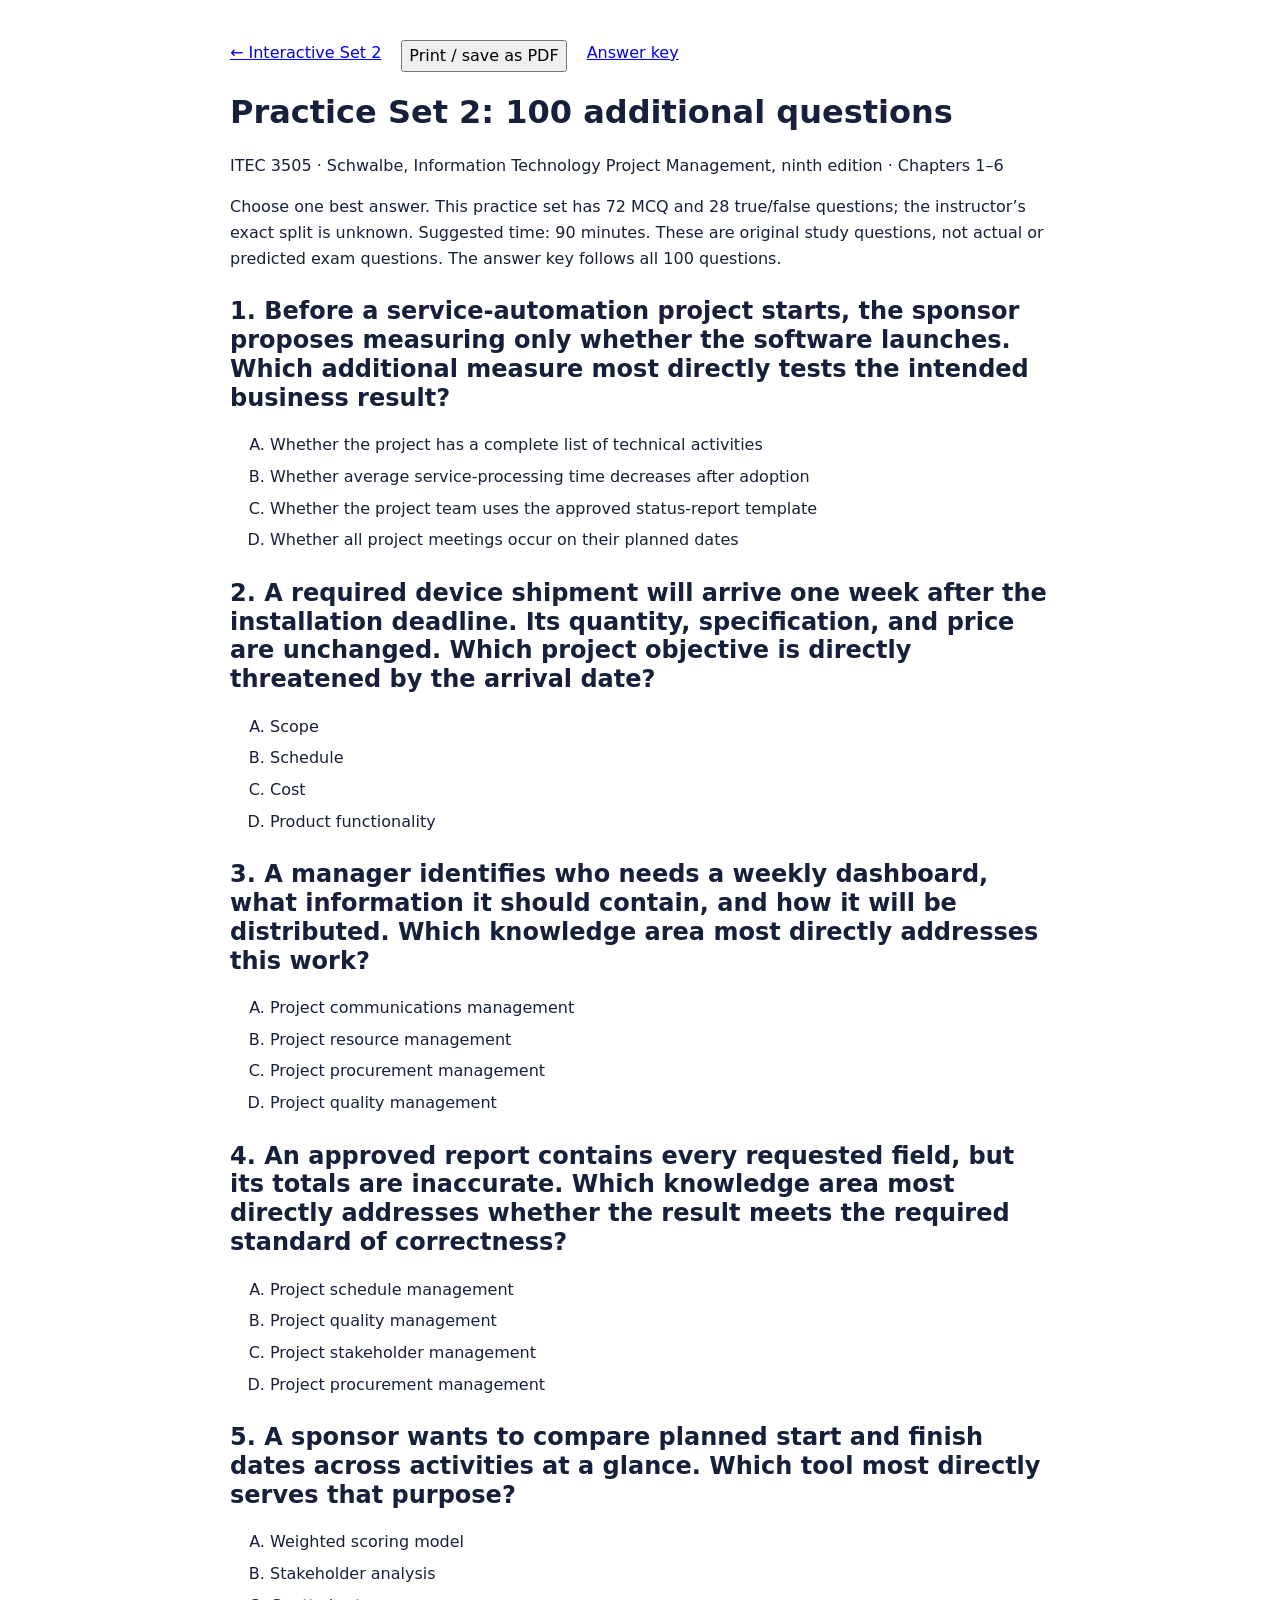
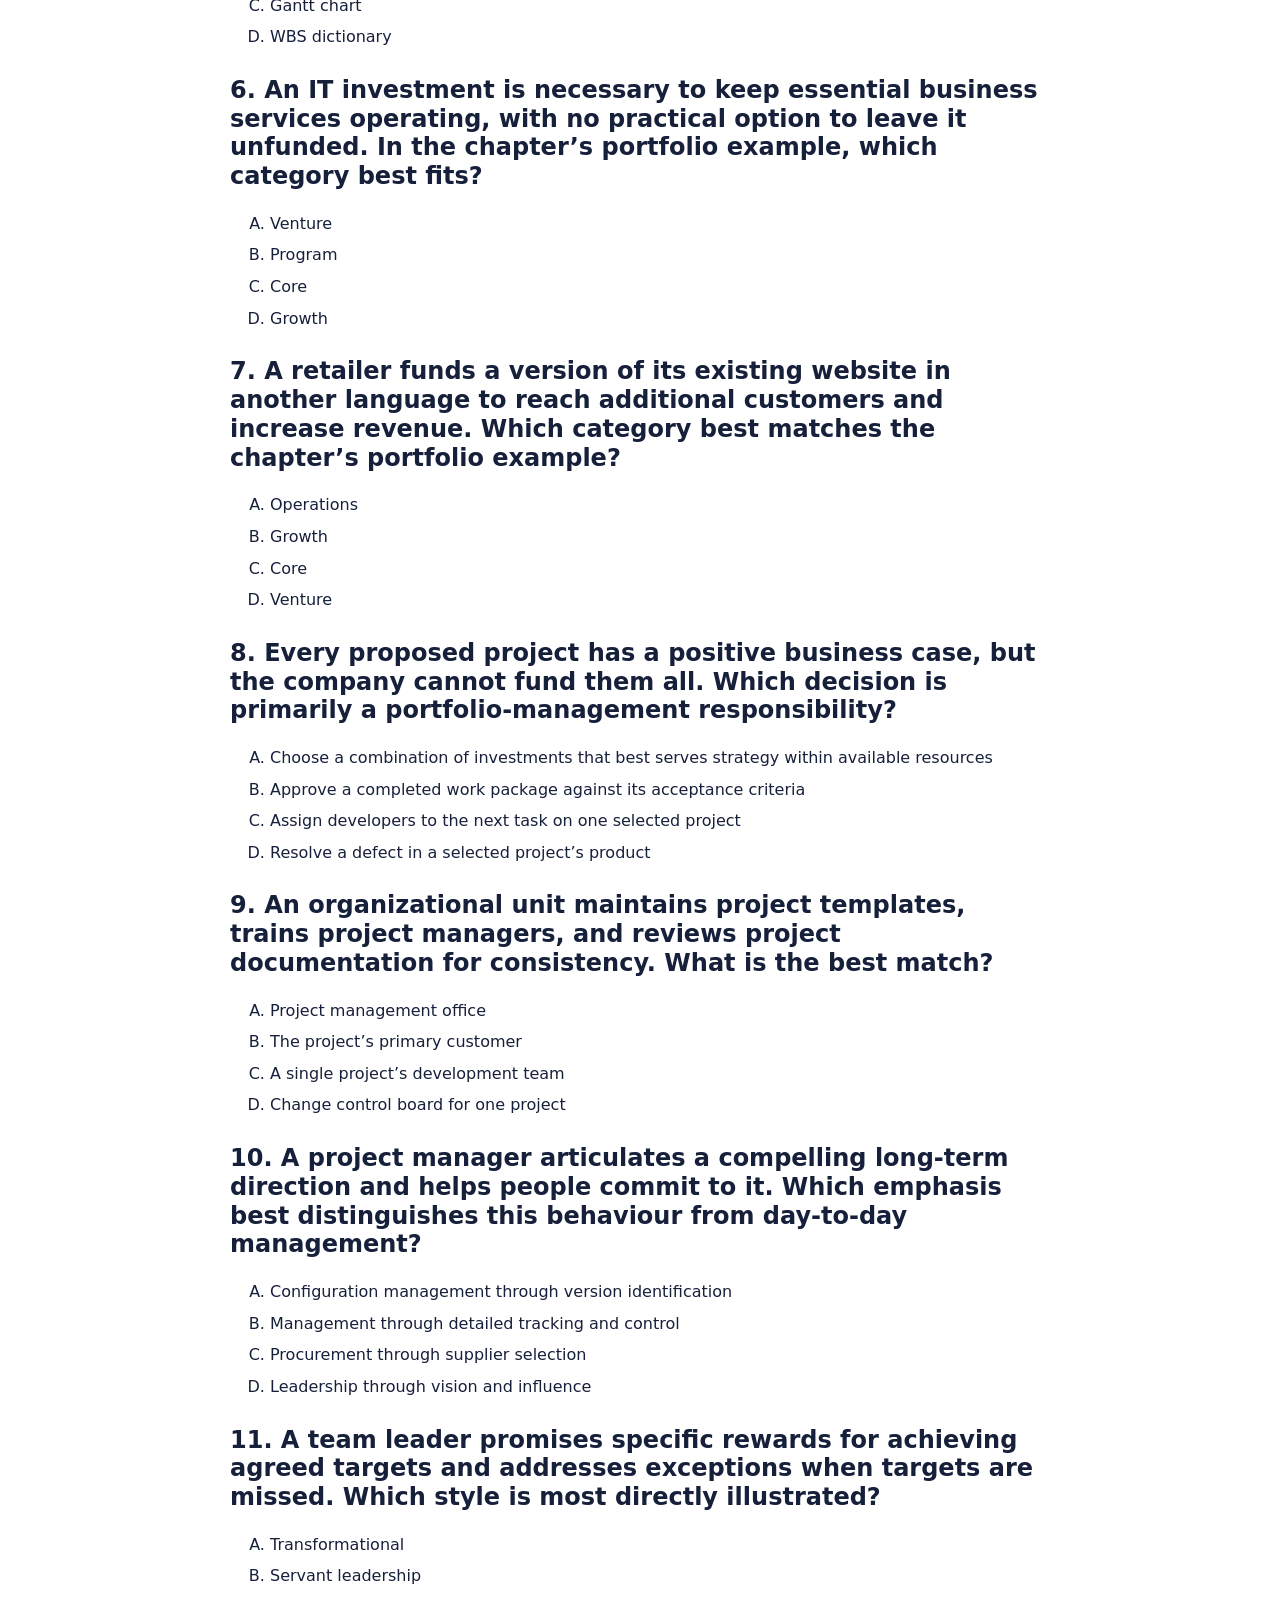
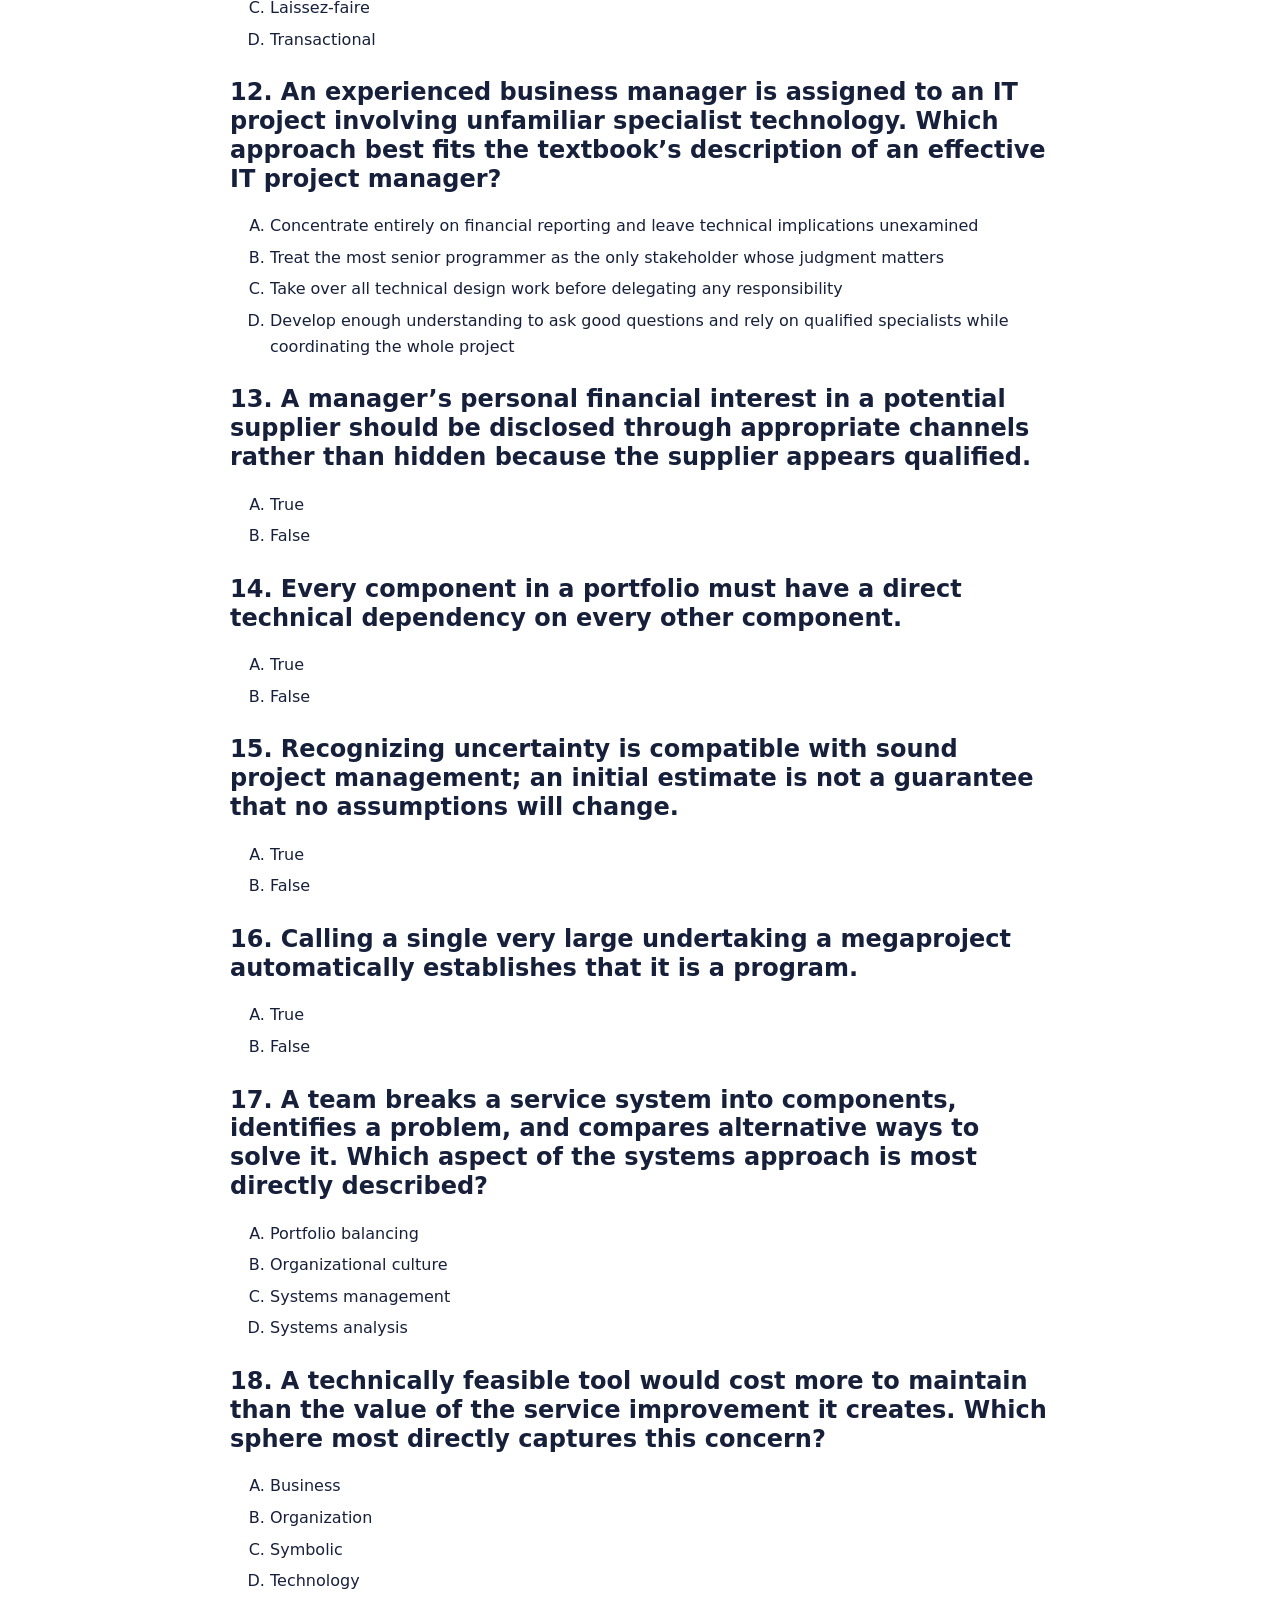
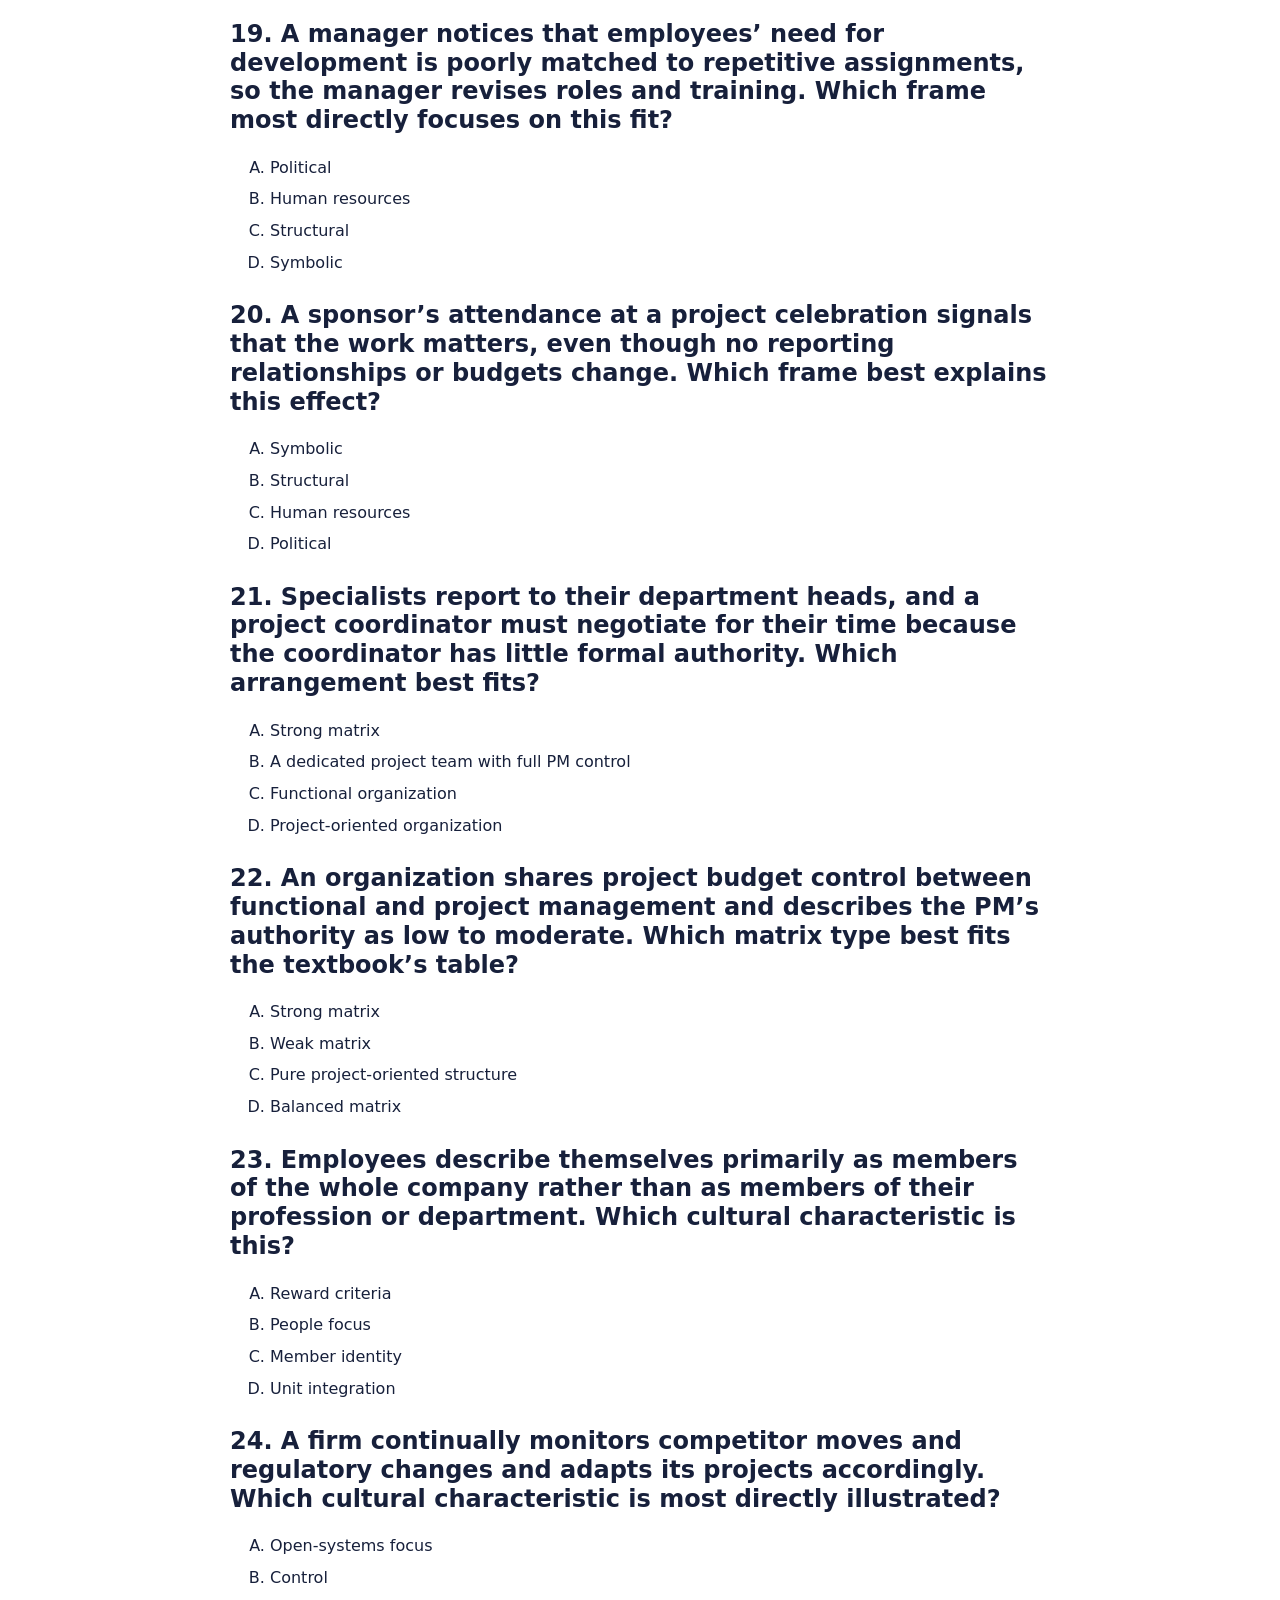
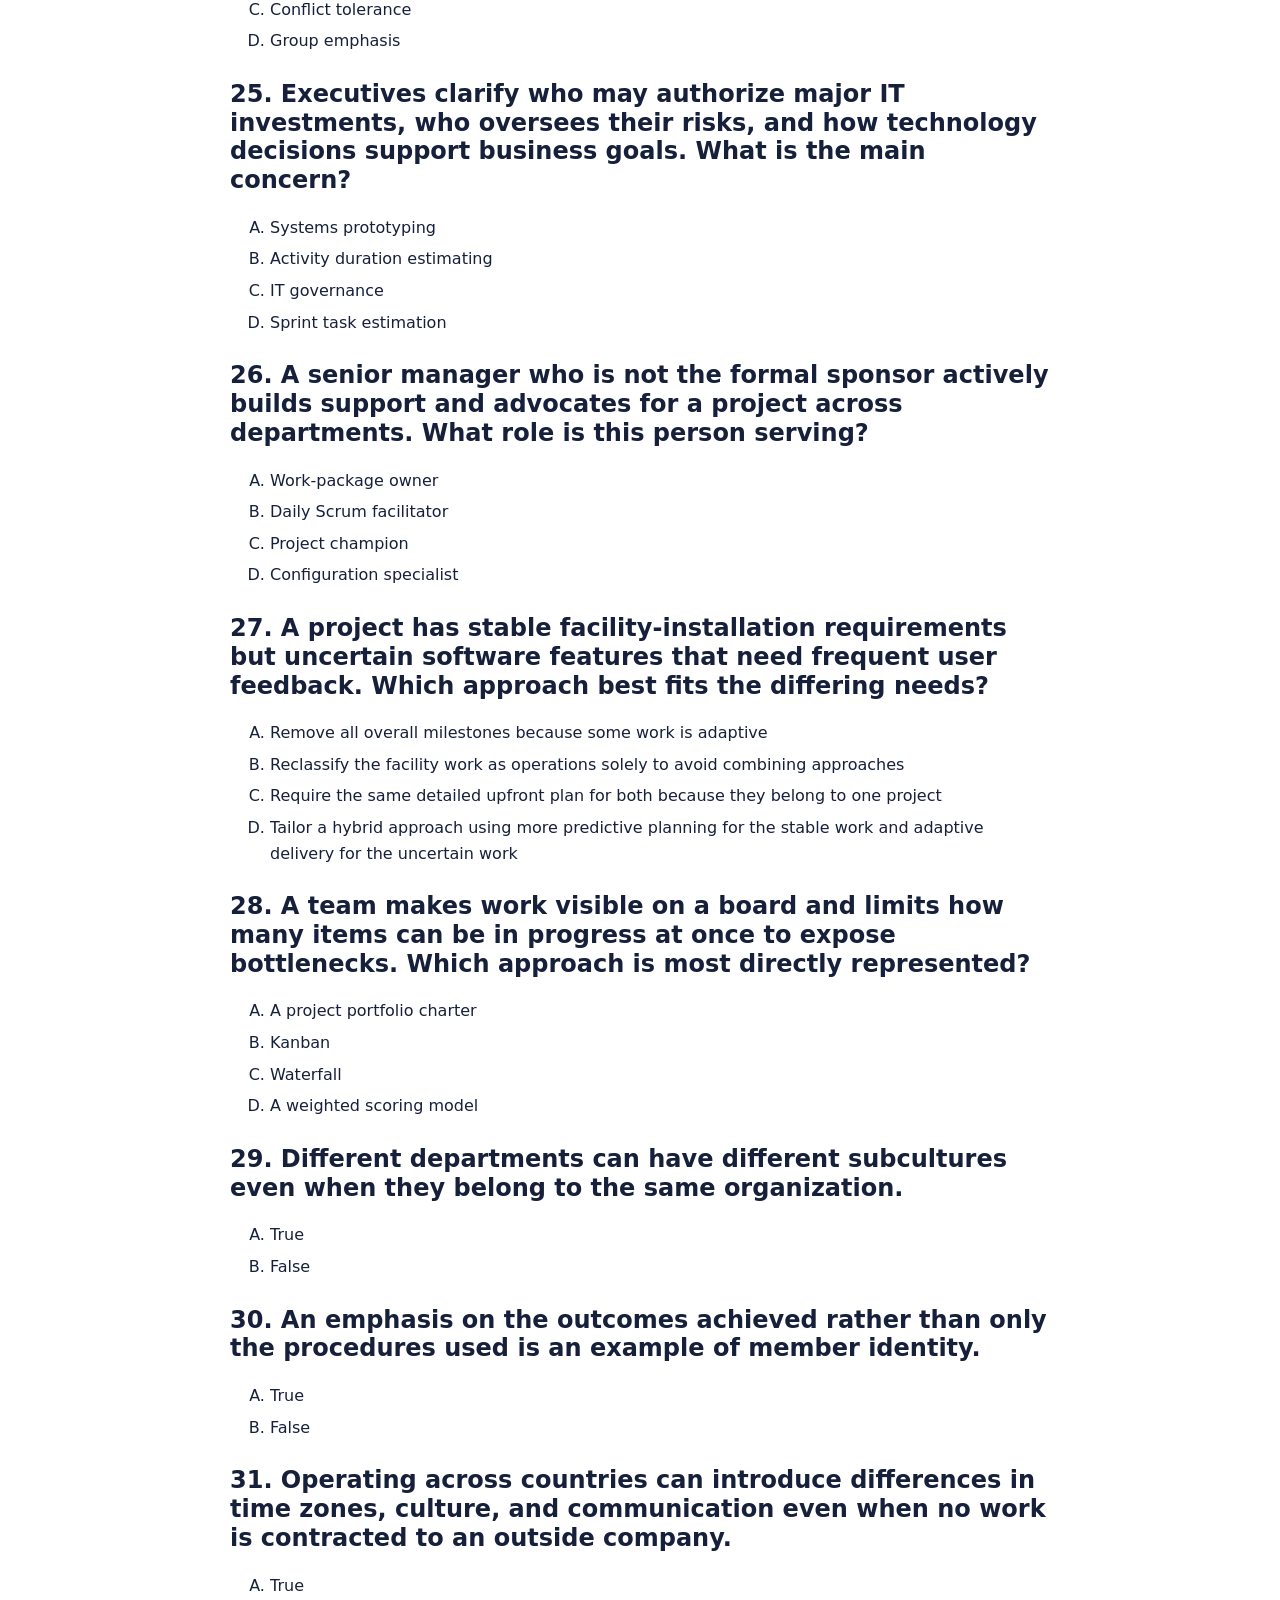
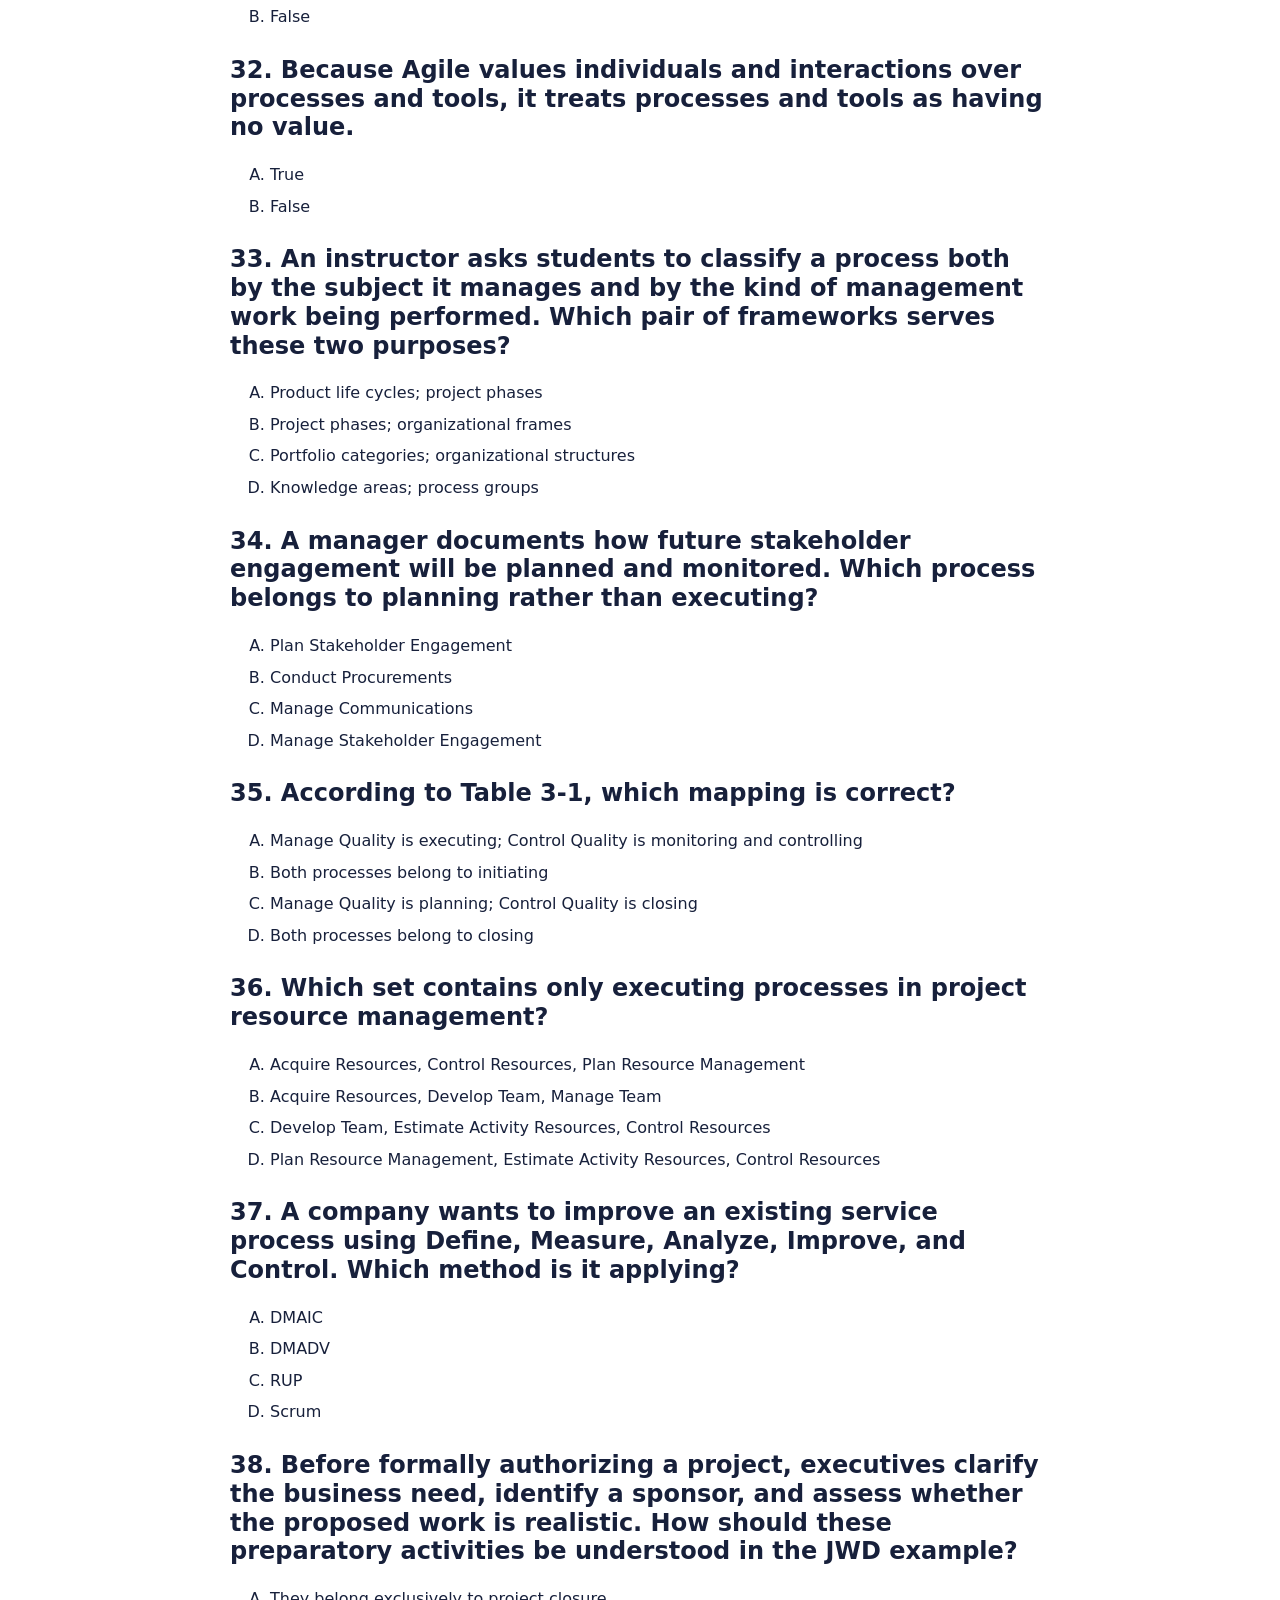
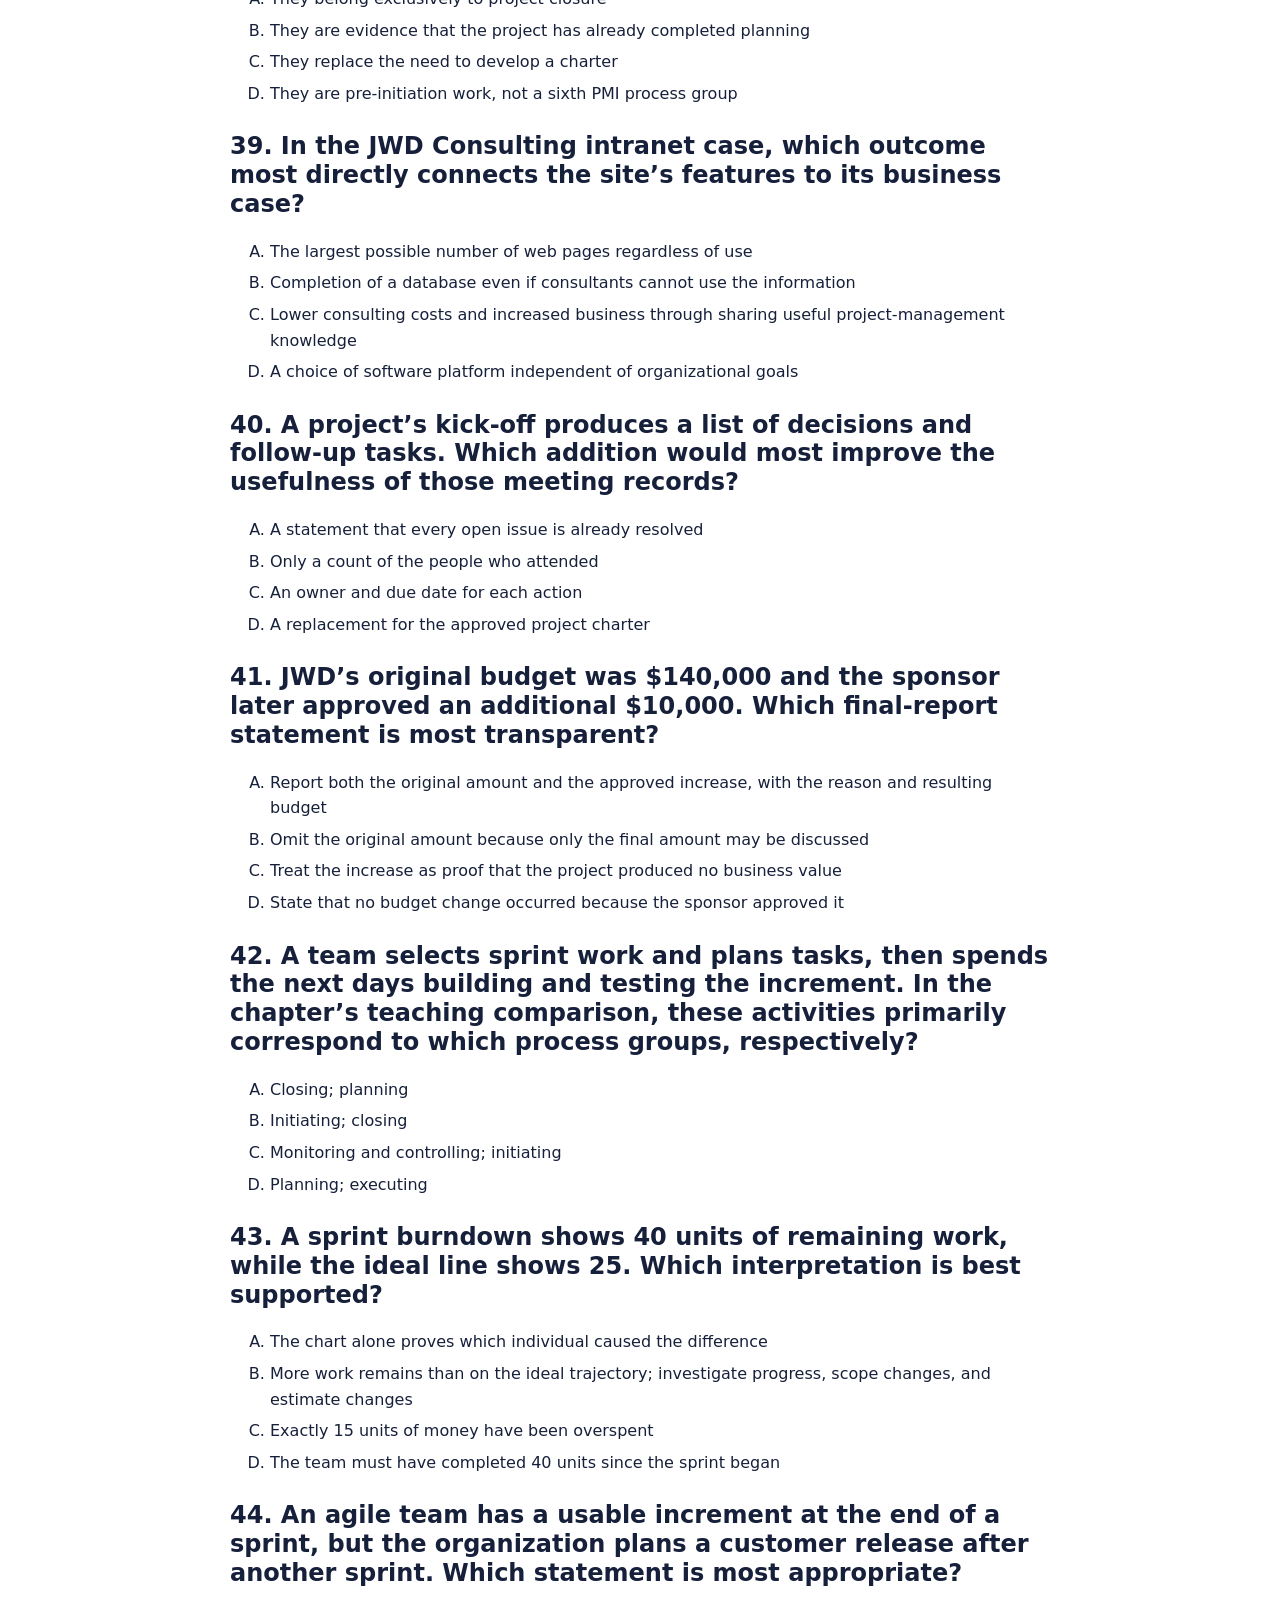
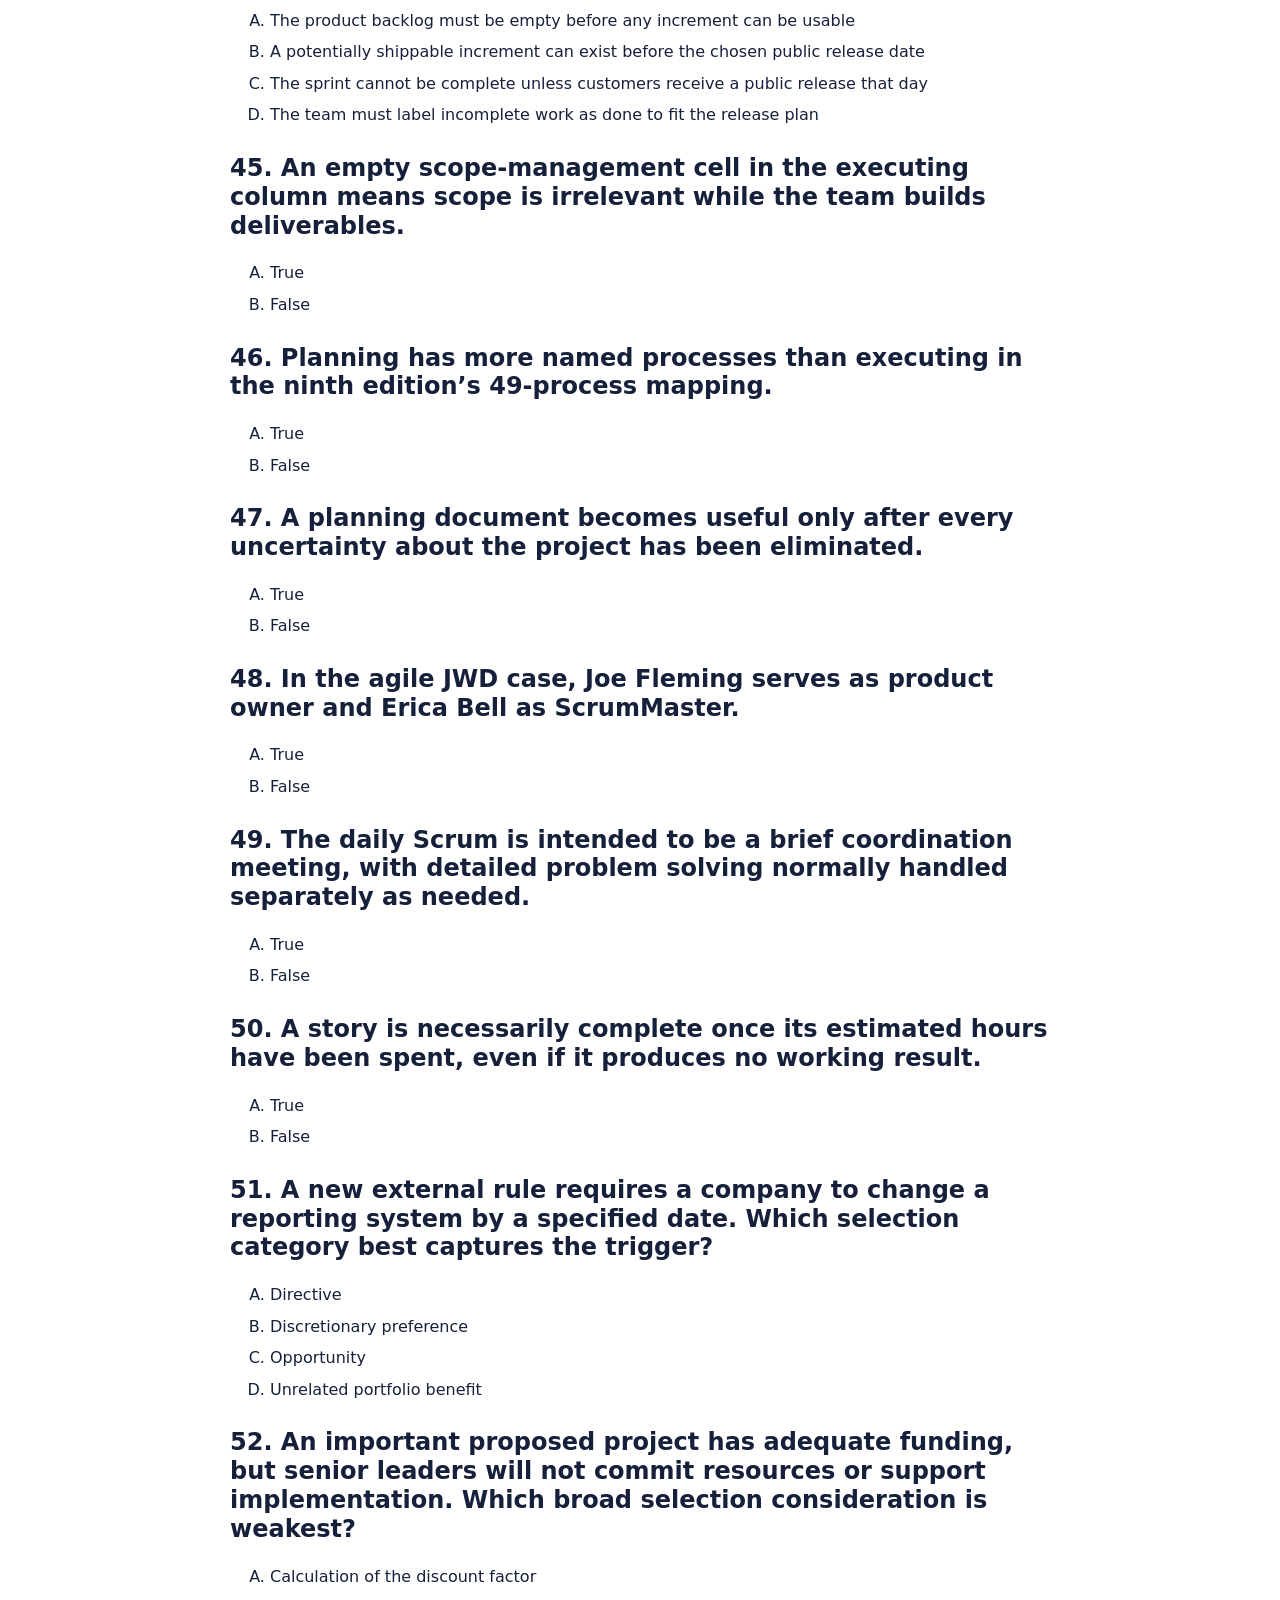
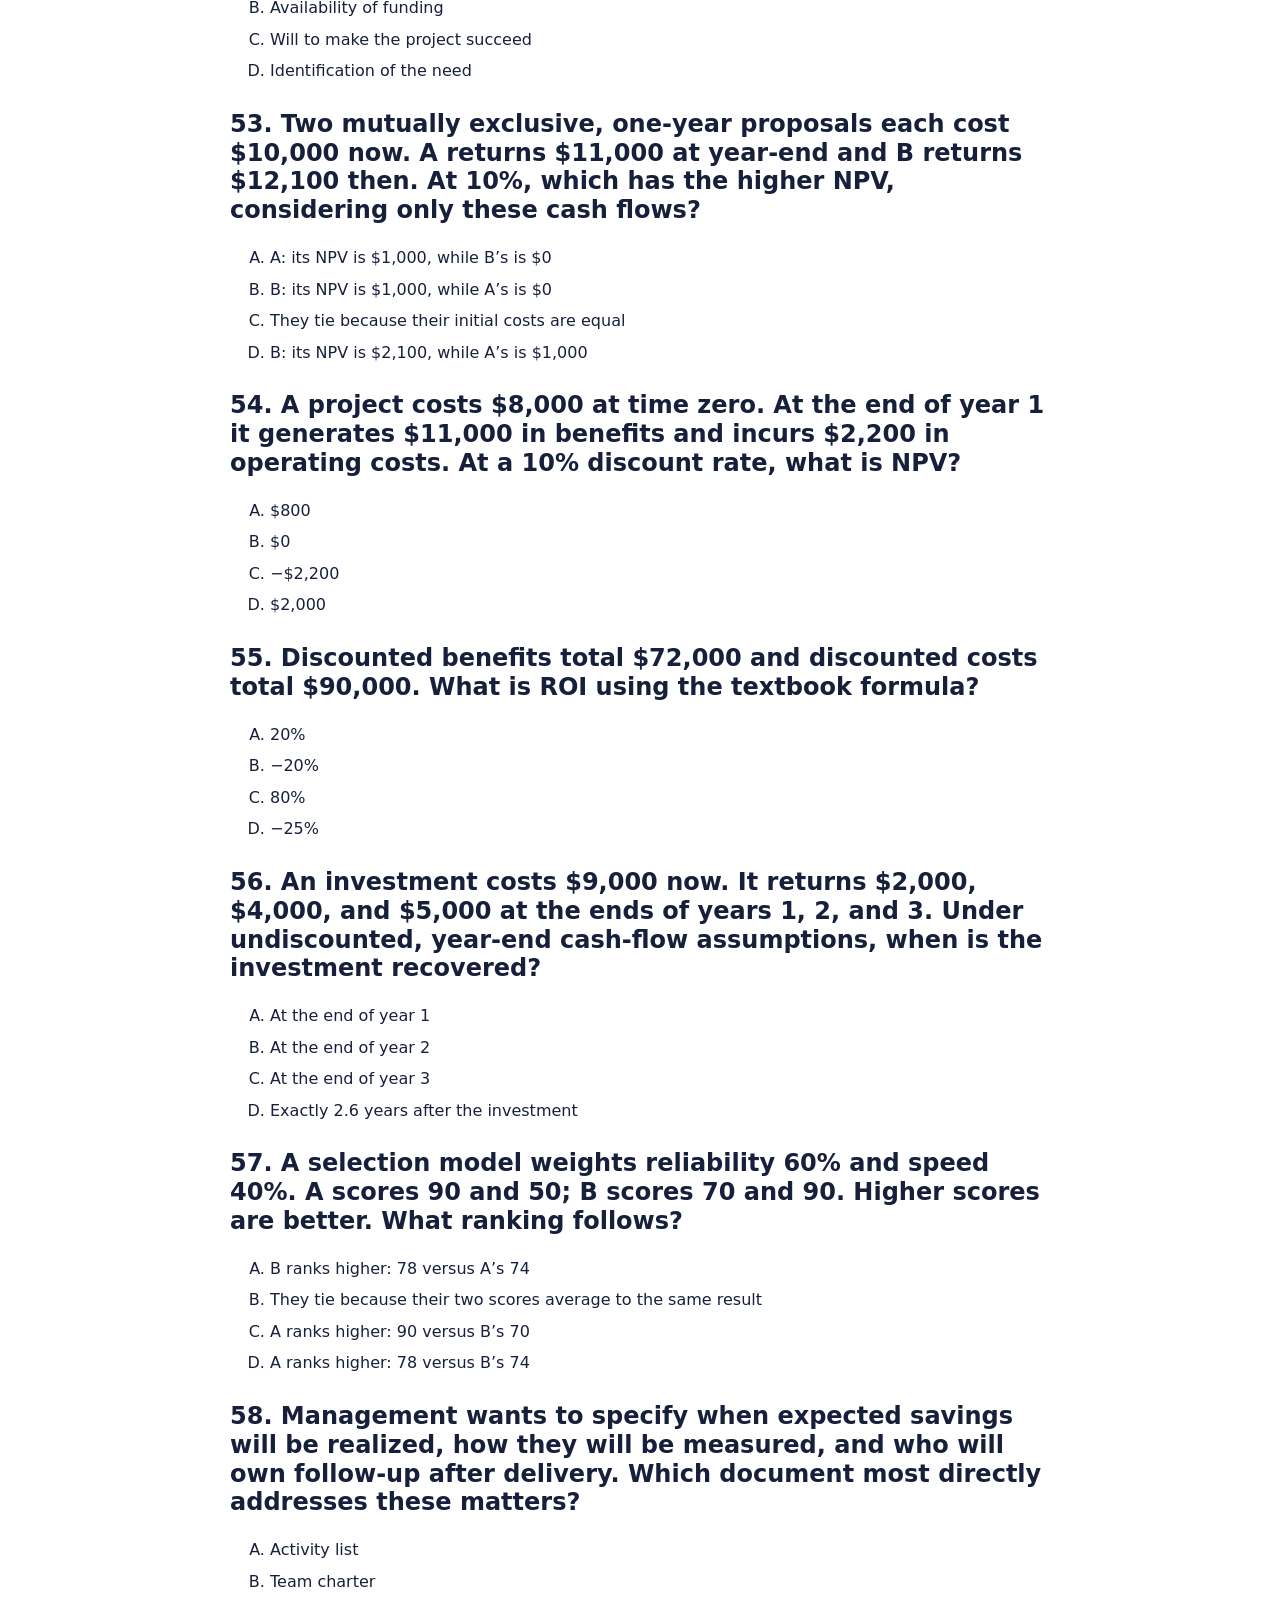
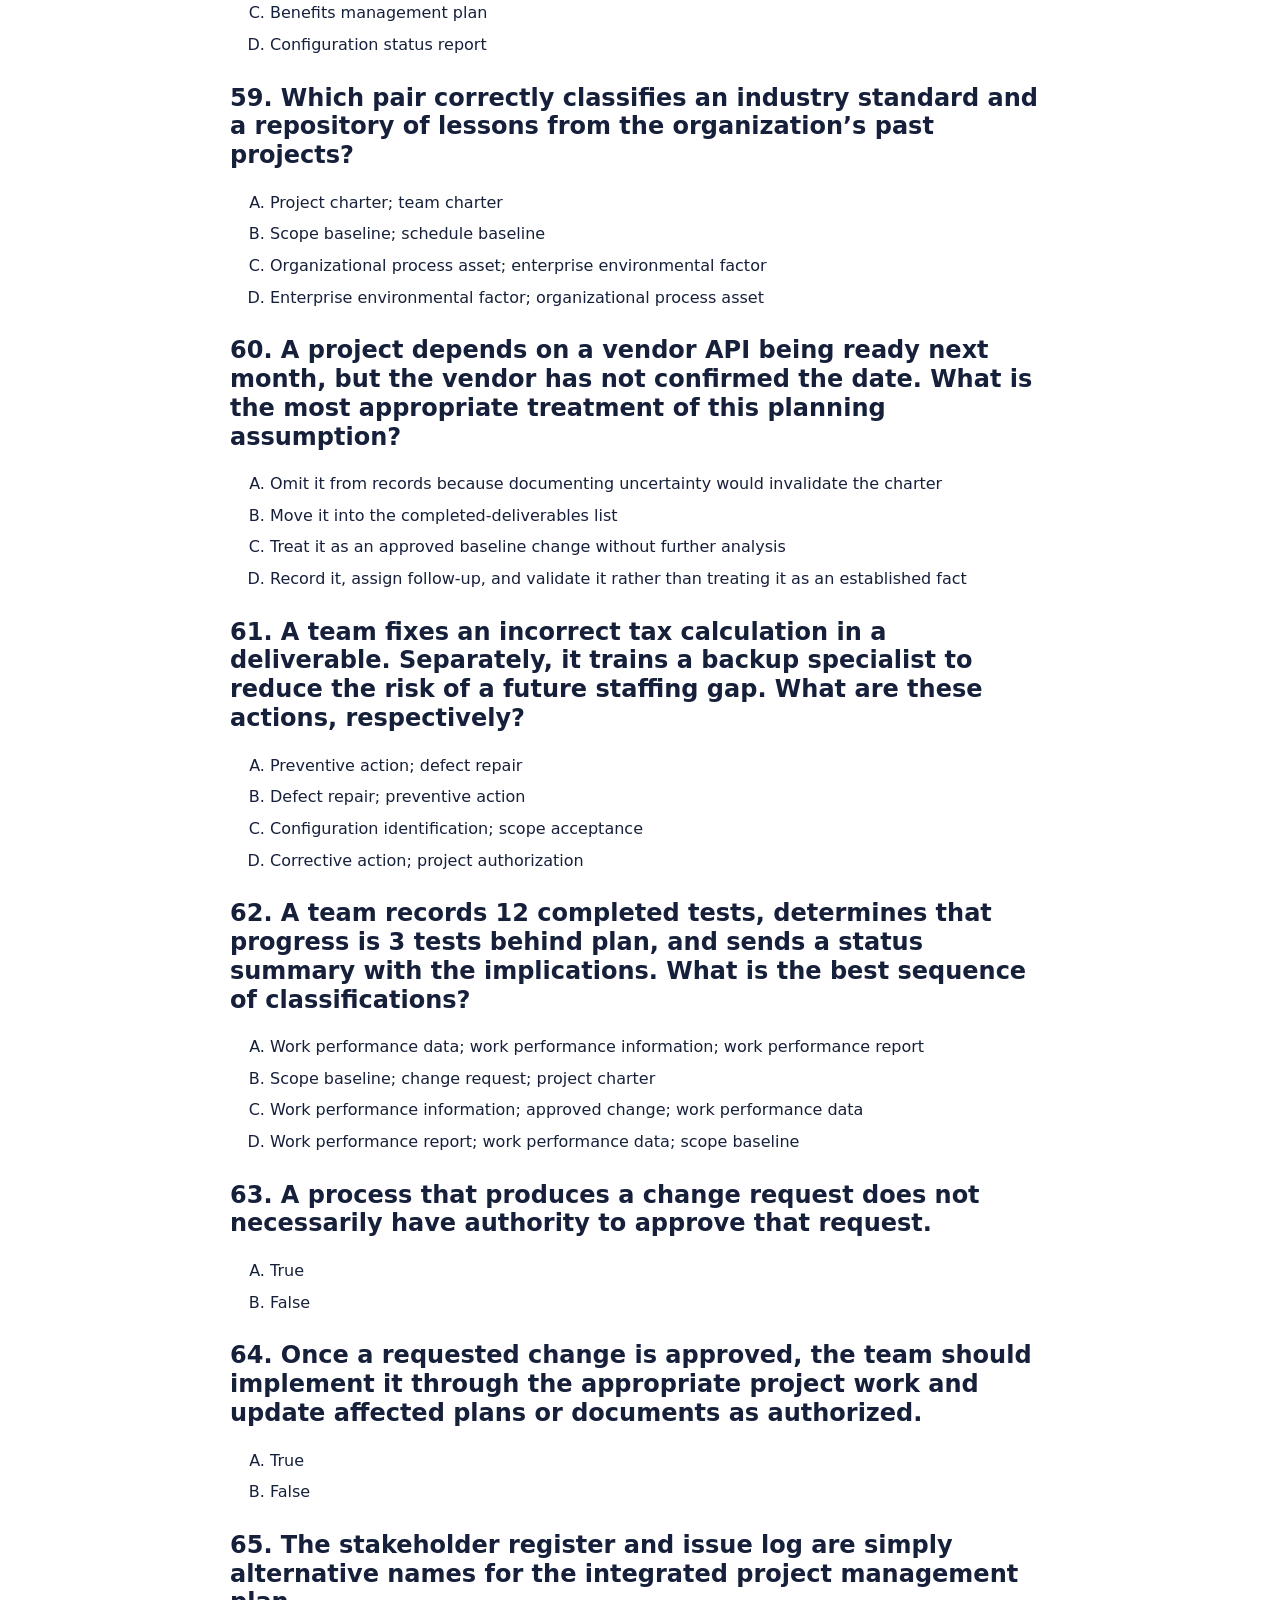
<file: set2-printable.html>
<!doctype html><html lang="en"><head><meta charset="utf-8"><meta name="viewport" content="width=device-width,initial-scale=1"><title>ITEC 3505 · Practice Set 2</title><style>body{max-width:820px;margin:40px auto;padding:0 24px;font:16px/1.6 system-ui,sans-serif;color:#17203b}h1,h2{line-height:1.2}li{margin:6px 0}.item{break-inside:avoid;margin:26px 0}small{color:#526078}.key{break-before:page}button,a{font:inherit}nav{display:flex;gap:20px;flex-wrap:wrap}@media print{nav{display:none}body{margin:0;padding:0;font-size:10.5pt}.item{margin:18pt 0}a{color:inherit;text-decoration:none}}@page{size:letter;margin:.7in}</style></head><body><nav><a href="set2.html">← Interactive Set 2</a><button onclick="window.print()">Print / save as PDF</button><a href="#answers">Answer key</a></nav><h1>Practice Set 2: 100 additional questions</h1><p>ITEC 3505 · Schwalbe, Information Technology Project Management, ninth edition · Chapters 1–6</p><p>Choose one best answer. This practice set has 72 MCQ and 28 true/false questions; the instructor’s exact split is unknown. Suggested time: 90 minutes. These are original study questions, not actual or predicted exam questions. The answer key follows all 100 questions.</p>
<section class="item"><h2>1. Before a service-automation project starts, the sponsor proposes measuring only whether the software launches. Which additional measure most directly tests the intended business result?</h2><ol type="A"><li>Whether the project has a complete list of technical activities</li><li>Whether average service-processing time decreases after adoption</li><li>Whether the project team uses the approved status-report template</li><li>Whether all project meetings occur on their planned dates</li></ol></section>
<section class="item"><h2>2. A required device shipment will arrive one week after the installation deadline. Its quantity, specification, and price are unchanged. Which project objective is directly threatened by the arrival date?</h2><ol type="A"><li>Scope</li><li>Schedule</li><li>Cost</li><li>Product functionality</li></ol></section>
<section class="item"><h2>3. A manager identifies who needs a weekly dashboard, what information it should contain, and how it will be distributed. Which knowledge area most directly addresses this work?</h2><ol type="A"><li>Project communications management</li><li>Project resource management</li><li>Project procurement management</li><li>Project quality management</li></ol></section>
<section class="item"><h2>4. An approved report contains every requested field, but its totals are inaccurate. Which knowledge area most directly addresses whether the result meets the required standard of correctness?</h2><ol type="A"><li>Project schedule management</li><li>Project quality management</li><li>Project stakeholder management</li><li>Project procurement management</li></ol></section>
<section class="item"><h2>5. A sponsor wants to compare planned start and finish dates across activities at a glance. Which tool most directly serves that purpose?</h2><ol type="A"><li>Weighted scoring model</li><li>Stakeholder analysis</li><li>Gantt chart</li><li>WBS dictionary</li></ol></section>
<section class="item"><h2>6. An IT investment is necessary to keep essential business services operating, with no practical option to leave it unfunded. In the chapter’s portfolio example, which category best fits?</h2><ol type="A"><li>Venture</li><li>Program</li><li>Core</li><li>Growth</li></ol></section>
<section class="item"><h2>7. A retailer funds a version of its existing website in another language to reach additional customers and increase revenue. Which category best matches the chapter’s portfolio example?</h2><ol type="A"><li>Operations</li><li>Growth</li><li>Core</li><li>Venture</li></ol></section>
<section class="item"><h2>8. Every proposed project has a positive business case, but the company cannot fund them all. Which decision is primarily a portfolio-management responsibility?</h2><ol type="A"><li>Choose a combination of investments that best serves strategy within available resources</li><li>Approve a completed work package against its acceptance criteria</li><li>Assign developers to the next task on one selected project</li><li>Resolve a defect in a selected project’s product</li></ol></section>
<section class="item"><h2>9. An organizational unit maintains project templates, trains project managers, and reviews project documentation for consistency. What is the best match?</h2><ol type="A"><li>Project management office</li><li>The project’s primary customer</li><li>A single project’s development team</li><li>Change control board for one project</li></ol></section>
<section class="item"><h2>10. A project manager articulates a compelling long-term direction and helps people commit to it. Which emphasis best distinguishes this behaviour from day-to-day management?</h2><ol type="A"><li>Configuration management through version identification</li><li>Management through detailed tracking and control</li><li>Procurement through supplier selection</li><li>Leadership through vision and influence</li></ol></section>
<section class="item"><h2>11. A team leader promises specific rewards for achieving agreed targets and addresses exceptions when targets are missed. Which style is most directly illustrated?</h2><ol type="A"><li>Transformational</li><li>Servant leadership</li><li>Laissez-faire</li><li>Transactional</li></ol></section>
<section class="item"><h2>12. An experienced business manager is assigned to an IT project involving unfamiliar specialist technology. Which approach best fits the textbook’s description of an effective IT project manager?</h2><ol type="A"><li>Concentrate entirely on financial reporting and leave technical implications unexamined</li><li>Treat the most senior programmer as the only stakeholder whose judgment matters</li><li>Take over all technical design work before delegating any responsibility</li><li>Develop enough understanding to ask good questions and rely on qualified specialists while coordinating the whole project</li></ol></section>
<section class="item"><h2>13. A manager’s personal financial interest in a potential supplier should be disclosed through appropriate channels rather than hidden because the supplier appears qualified.</h2><ol type="A"><li>True</li><li>False</li></ol></section>
<section class="item"><h2>14. Every component in a portfolio must have a direct technical dependency on every other component.</h2><ol type="A"><li>True</li><li>False</li></ol></section>
<section class="item"><h2>15. Recognizing uncertainty is compatible with sound project management; an initial estimate is not a guarantee that no assumptions will change.</h2><ol type="A"><li>True</li><li>False</li></ol></section>
<section class="item"><h2>16. Calling a single very large undertaking a megaproject automatically establishes that it is a program.</h2><ol type="A"><li>True</li><li>False</li></ol></section>
<section class="item"><h2>17. A team breaks a service system into components, identifies a problem, and compares alternative ways to solve it. Which aspect of the systems approach is most directly described?</h2><ol type="A"><li>Portfolio balancing</li><li>Organizational culture</li><li>Systems management</li><li>Systems analysis</li></ol></section>
<section class="item"><h2>18. A technically feasible tool would cost more to maintain than the value of the service improvement it creates. Which sphere most directly captures this concern?</h2><ol type="A"><li>Business</li><li>Organization</li><li>Symbolic</li><li>Technology</li></ol></section>
<section class="item"><h2>19. A manager notices that employees’ need for development is poorly matched to repetitive assignments, so the manager revises roles and training. Which frame most directly focuses on this fit?</h2><ol type="A"><li>Political</li><li>Human resources</li><li>Structural</li><li>Symbolic</li></ol></section>
<section class="item"><h2>20. A sponsor’s attendance at a project celebration signals that the work matters, even though no reporting relationships or budgets change. Which frame best explains this effect?</h2><ol type="A"><li>Symbolic</li><li>Structural</li><li>Human resources</li><li>Political</li></ol></section>
<section class="item"><h2>21. Specialists report to their department heads, and a project coordinator must negotiate for their time because the coordinator has little formal authority. Which arrangement best fits?</h2><ol type="A"><li>Strong matrix</li><li>A dedicated project team with full PM control</li><li>Functional organization</li><li>Project-oriented organization</li></ol></section>
<section class="item"><h2>22. An organization shares project budget control between functional and project management and describes the PM’s authority as low to moderate. Which matrix type best fits the textbook’s table?</h2><ol type="A"><li>Strong matrix</li><li>Weak matrix</li><li>Pure project-oriented structure</li><li>Balanced matrix</li></ol></section>
<section class="item"><h2>23. Employees describe themselves primarily as members of the whole company rather than as members of their profession or department. Which cultural characteristic is this?</h2><ol type="A"><li>Reward criteria</li><li>People focus</li><li>Member identity</li><li>Unit integration</li></ol></section>
<section class="item"><h2>24. A firm continually monitors competitor moves and regulatory changes and adapts its projects accordingly. Which cultural characteristic is most directly illustrated?</h2><ol type="A"><li>Open-systems focus</li><li>Control</li><li>Conflict tolerance</li><li>Group emphasis</li></ol></section>
<section class="item"><h2>25. Executives clarify who may authorize major IT investments, who oversees their risks, and how technology decisions support business goals. What is the main concern?</h2><ol type="A"><li>Systems prototyping</li><li>Activity duration estimating</li><li>IT governance</li><li>Sprint task estimation</li></ol></section>
<section class="item"><h2>26. A senior manager who is not the formal sponsor actively builds support and advocates for a project across departments. What role is this person serving?</h2><ol type="A"><li>Work-package owner</li><li>Daily Scrum facilitator</li><li>Project champion</li><li>Configuration specialist</li></ol></section>
<section class="item"><h2>27. A project has stable facility-installation requirements but uncertain software features that need frequent user feedback. Which approach best fits the differing needs?</h2><ol type="A"><li>Remove all overall milestones because some work is adaptive</li><li>Reclassify the facility work as operations solely to avoid combining approaches</li><li>Require the same detailed upfront plan for both because they belong to one project</li><li>Tailor a hybrid approach using more predictive planning for the stable work and adaptive delivery for the uncertain work</li></ol></section>
<section class="item"><h2>28. A team makes work visible on a board and limits how many items can be in progress at once to expose bottlenecks. Which approach is most directly represented?</h2><ol type="A"><li>A project portfolio charter</li><li>Kanban</li><li>Waterfall</li><li>A weighted scoring model</li></ol></section>
<section class="item"><h2>29. Different departments can have different subcultures even when they belong to the same organization.</h2><ol type="A"><li>True</li><li>False</li></ol></section>
<section class="item"><h2>30. An emphasis on the outcomes achieved rather than only the procedures used is an example of member identity.</h2><ol type="A"><li>True</li><li>False</li></ol></section>
<section class="item"><h2>31. Operating across countries can introduce differences in time zones, culture, and communication even when no work is contracted to an outside company.</h2><ol type="A"><li>True</li><li>False</li></ol></section>
<section class="item"><h2>32. Because Agile values individuals and interactions over processes and tools, it treats processes and tools as having no value.</h2><ol type="A"><li>True</li><li>False</li></ol></section>
<section class="item"><h2>33. An instructor asks students to classify a process both by the subject it manages and by the kind of management work being performed. Which pair of frameworks serves these two purposes?</h2><ol type="A"><li>Product life cycles; project phases</li><li>Project phases; organizational frames</li><li>Portfolio categories; organizational structures</li><li>Knowledge areas; process groups</li></ol></section>
<section class="item"><h2>34. A manager documents how future stakeholder engagement will be planned and monitored. Which process belongs to planning rather than executing?</h2><ol type="A"><li>Plan Stakeholder Engagement</li><li>Conduct Procurements</li><li>Manage Communications</li><li>Manage Stakeholder Engagement</li></ol></section>
<section class="item"><h2>35. According to Table 3-1, which mapping is correct?</h2><ol type="A"><li>Manage Quality is executing; Control Quality is monitoring and controlling</li><li>Both processes belong to initiating</li><li>Manage Quality is planning; Control Quality is closing</li><li>Both processes belong to closing</li></ol></section>
<section class="item"><h2>36. Which set contains only executing processes in project resource management?</h2><ol type="A"><li>Acquire Resources, Control Resources, Plan Resource Management</li><li>Acquire Resources, Develop Team, Manage Team</li><li>Develop Team, Estimate Activity Resources, Control Resources</li><li>Plan Resource Management, Estimate Activity Resources, Control Resources</li></ol></section>
<section class="item"><h2>37. A company wants to improve an existing service process using Define, Measure, Analyze, Improve, and Control. Which method is it applying?</h2><ol type="A"><li>DMAIC</li><li>DMADV</li><li>RUP</li><li>Scrum</li></ol></section>
<section class="item"><h2>38. Before formally authorizing a project, executives clarify the business need, identify a sponsor, and assess whether the proposed work is realistic. How should these preparatory activities be understood in the JWD example?</h2><ol type="A"><li>They belong exclusively to project closure</li><li>They are evidence that the project has already completed planning</li><li>They replace the need to develop a charter</li><li>They are pre-initiation work, not a sixth PMI process group</li></ol></section>
<section class="item"><h2>39. In the JWD Consulting intranet case, which outcome most directly connects the site’s features to its business case?</h2><ol type="A"><li>The largest possible number of web pages regardless of use</li><li>Completion of a database even if consultants cannot use the information</li><li>Lower consulting costs and increased business through sharing useful project-management knowledge</li><li>A choice of software platform independent of organizational goals</li></ol></section>
<section class="item"><h2>40. A project’s kick-off produces a list of decisions and follow-up tasks. Which addition would most improve the usefulness of those meeting records?</h2><ol type="A"><li>A statement that every open issue is already resolved</li><li>Only a count of the people who attended</li><li>An owner and due date for each action</li><li>A replacement for the approved project charter</li></ol></section>
<section class="item"><h2>41. JWD’s original budget was $140,000 and the sponsor later approved an additional $10,000. Which final-report statement is most transparent?</h2><ol type="A"><li>Report both the original amount and the approved increase, with the reason and resulting budget</li><li>Omit the original amount because only the final amount may be discussed</li><li>Treat the increase as proof that the project produced no business value</li><li>State that no budget change occurred because the sponsor approved it</li></ol></section>
<section class="item"><h2>42. A team selects sprint work and plans tasks, then spends the next days building and testing the increment. In the chapter’s teaching comparison, these activities primarily correspond to which process groups, respectively?</h2><ol type="A"><li>Closing; planning</li><li>Initiating; closing</li><li>Monitoring and controlling; initiating</li><li>Planning; executing</li></ol></section>
<section class="item"><h2>43. A sprint burndown shows 40 units of remaining work, while the ideal line shows 25. Which interpretation is best supported?</h2><ol type="A"><li>The chart alone proves which individual caused the difference</li><li>More work remains than on the ideal trajectory; investigate progress, scope changes, and estimate changes</li><li>Exactly 15 units of money have been overspent</li><li>The team must have completed 40 units since the sprint began</li></ol></section>
<section class="item"><h2>44. An agile team has a usable increment at the end of a sprint, but the organization plans a customer release after another sprint. Which statement is most appropriate?</h2><ol type="A"><li>The product backlog must be empty before any increment can be usable</li><li>A potentially shippable increment can exist before the chosen public release date</li><li>The sprint cannot be complete unless customers receive a public release that day</li><li>The team must label incomplete work as done to fit the release plan</li></ol></section>
<section class="item"><h2>45. An empty scope-management cell in the executing column means scope is irrelevant while the team builds deliverables.</h2><ol type="A"><li>True</li><li>False</li></ol></section>
<section class="item"><h2>46. Planning has more named processes than executing in the ninth edition’s 49-process mapping.</h2><ol type="A"><li>True</li><li>False</li></ol></section>
<section class="item"><h2>47. A planning document becomes useful only after every uncertainty about the project has been eliminated.</h2><ol type="A"><li>True</li><li>False</li></ol></section>
<section class="item"><h2>48. In the agile JWD case, Joe Fleming serves as product owner and Erica Bell as ScrumMaster.</h2><ol type="A"><li>True</li><li>False</li></ol></section>
<section class="item"><h2>49. The daily Scrum is intended to be a brief coordination meeting, with detailed problem solving normally handled separately as needed.</h2><ol type="A"><li>True</li><li>False</li></ol></section>
<section class="item"><h2>50. A story is necessarily complete once its estimated hours have been spent, even if it produces no working result.</h2><ol type="A"><li>True</li><li>False</li></ol></section>
<section class="item"><h2>51. A new external rule requires a company to change a reporting system by a specified date. Which selection category best captures the trigger?</h2><ol type="A"><li>Directive</li><li>Discretionary preference</li><li>Opportunity</li><li>Unrelated portfolio benefit</li></ol></section>
<section class="item"><h2>52. An important proposed project has adequate funding, but senior leaders will not commit resources or support implementation. Which broad selection consideration is weakest?</h2><ol type="A"><li>Calculation of the discount factor</li><li>Availability of funding</li><li>Will to make the project succeed</li><li>Identification of the need</li></ol></section>
<section class="item"><h2>53. Two mutually exclusive, one-year proposals each cost $10,000 now. A returns $11,000 at year-end and B returns $12,100 then. At 10%, which has the higher NPV, considering only these cash flows?</h2><ol type="A"><li>A: its NPV is $1,000, while B’s is $0</li><li>B: its NPV is $1,000, while A’s is $0</li><li>They tie because their initial costs are equal</li><li>B: its NPV is $2,100, while A’s is $1,000</li></ol></section>
<section class="item"><h2>54. A project costs $8,000 at time zero. At the end of year 1 it generates $11,000 in benefits and incurs $2,200 in operating costs. At a 10% discount rate, what is NPV?</h2><ol type="A"><li>$800</li><li>$0</li><li>−$2,200</li><li>$2,000</li></ol></section>
<section class="item"><h2>55. Discounted benefits total $72,000 and discounted costs total $90,000. What is ROI using the textbook formula?</h2><ol type="A"><li>20%</li><li>−20%</li><li>80%</li><li>−25%</li></ol></section>
<section class="item"><h2>56. An investment costs $9,000 now. It returns $2,000, $4,000, and $5,000 at the ends of years 1, 2, and 3. Under undiscounted, year-end cash-flow assumptions, when is the investment recovered?</h2><ol type="A"><li>At the end of year 1</li><li>At the end of year 2</li><li>At the end of year 3</li><li>Exactly 2.6 years after the investment</li></ol></section>
<section class="item"><h2>57. A selection model weights reliability 60% and speed 40%. A scores 90 and 50; B scores 70 and 90. Higher scores are better. What ranking follows?</h2><ol type="A"><li>B ranks higher: 78 versus A’s 74</li><li>They tie because their two scores average to the same result</li><li>A ranks higher: 90 versus B’s 70</li><li>A ranks higher: 78 versus B’s 74</li></ol></section>
<section class="item"><h2>58. Management wants to specify when expected savings will be realized, how they will be measured, and who will own follow-up after delivery. Which document most directly addresses these matters?</h2><ol type="A"><li>Activity list</li><li>Team charter</li><li>Benefits management plan</li><li>Configuration status report</li></ol></section>
<section class="item"><h2>59. Which pair correctly classifies an industry standard and a repository of lessons from the organization’s past projects?</h2><ol type="A"><li>Project charter; team charter</li><li>Scope baseline; schedule baseline</li><li>Organizational process asset; enterprise environmental factor</li><li>Enterprise environmental factor; organizational process asset</li></ol></section>
<section class="item"><h2>60. A project depends on a vendor API being ready next month, but the vendor has not confirmed the date. What is the most appropriate treatment of this planning assumption?</h2><ol type="A"><li>Omit it from records because documenting uncertainty would invalidate the charter</li><li>Move it into the completed-deliverables list</li><li>Treat it as an approved baseline change without further analysis</li><li>Record it, assign follow-up, and validate it rather than treating it as an established fact</li></ol></section>
<section class="item"><h2>61. A team fixes an incorrect tax calculation in a deliverable. Separately, it trains a backup specialist to reduce the risk of a future staffing gap. What are these actions, respectively?</h2><ol type="A"><li>Preventive action; defect repair</li><li>Defect repair; preventive action</li><li>Configuration identification; scope acceptance</li><li>Corrective action; project authorization</li></ol></section>
<section class="item"><h2>62. A team records 12 completed tests, determines that progress is 3 tests behind plan, and sends a status summary with the implications. What is the best sequence of classifications?</h2><ol type="A"><li>Work performance data; work performance information; work performance report</li><li>Scope baseline; change request; project charter</li><li>Work performance information; approved change; work performance data</li><li>Work performance report; work performance data; scope baseline</li></ol></section>
<section class="item"><h2>63. A process that produces a change request does not necessarily have authority to approve that request.</h2><ol type="A"><li>True</li><li>False</li></ol></section>
<section class="item"><h2>64. Once a requested change is approved, the team should implement it through the appropriate project work and update affected plans or documents as authorized.</h2><ol type="A"><li>True</li><li>False</li></ol></section>
<section class="item"><h2>65. The stakeholder register and issue log are simply alternative names for the integrated project management plan.</h2><ol type="A"><li>True</li><li>False</li></ol></section>
<section class="item"><h2>66. Projects should be selected solely in ascending order of duration, even when this puts low-priority projects ahead of high-priority needs.</h2><ol type="A"><li>True</li><li>False</li></ol></section>
<section class="item"><h2>67. Uploading every document to a repository guarantees that difficult-to-express experience and judgment have been transferred to other people.</h2><ol type="A"><li>True</li><li>False</li></ol></section>
<section class="item"><h2>68. A delivery project may close while responsibility for measuring its longer-term business benefits continues in the organization.</h2><ol type="A"><li>True</li><li>False</li></ol></section>
<section class="item"><h2>69. A team distinguishes the booking features users will receive from the analysis, testing, training, and deployment work needed to provide them. Which terms describe these two ideas, respectively?</h2><ol type="A"><li>Project scope; product scope</li><li>Requirements management; portfolio management</li><li>Scope baseline; project charter</li><li>Product scope; project scope</li></ol></section>
<section class="item"><h2>70. A team agrees on how the scope statement and WBS will be prepared, how deliverables will be accepted, and how scope changes will be controlled. What is it establishing?</h2><ol type="A"><li>Accepted deliverables</li><li>Approved WBS dictionary</li><li>Completed scope statement</li><li>Scope management plan</li></ol></section>
<section class="item"><h2>71. Staff describe a standard procedure, but the manager suspects that actual work includes important exceptions they rarely mention. Which technique most directly reveals what they do in practice?</h2><ol type="A"><li>A count of approved changes</li><li>A schedule backward pass</li><li>Discounted cash-flow analysis</li><li>Observation of the work</li></ol></section>
<section class="item"><h2>72. Several stakeholder groups use conflicting terminology and need to reach a shared understanding of requirements together. Which approach most directly supports facilitated discussion and agreement?</h2><ol type="A"><li>A facilitated requirements workshop</li><li>An unreviewed list of assumptions</li><li>A private duration estimate prepared by one developer</li><li>A project buffer</li></ol></section>
<section class="item"><h2>73. Before building a system, the team checks whether the written requirements accurately reflect users’ needs. Which description best fits this activity?</h2><ol type="A"><li>Requirements validation, rather than formal acceptance of completed deliverables</li><li>Project closure, because user needs have been documented</li><li>Validate Scope, because the finished product is being accepted</li><li>Control Schedule, because requirements always specify activity dates</li></ol></section>
<section class="item"><h2>74. An approved requirement changes, and the manager needs to identify the related design components and tests that may need revision. Which existing tool provides the most direct starting point?</h2><ol type="A"><li>Team attendance sheet</li><li>Project organization chart</li><li>A list of milestone symbols</li><li>Requirements traceability matrix</li></ol></section>
<section class="item"><h2>75. Which statement would provide the clearest acceptance criterion for an agreed search feature?</h2><ol type="A"><li>Search work should appear somewhere in the WBS</li><li>The search feature should feel modern</li><li>For the approved test dataset, the returned results must match the expected results in every agreed acceptance test</li><li>Developers should spend sufficient time on search</li></ol></section>
<section class="item"><h2>76. One team starts with major deliverables and subdivides them. Another identifies detailed work and then groups it into larger components. Which approaches are these, respectively?</h2><ol type="A"><li>Analogy; top-down</li><li>Mind mapping; guidelines</li><li>Top-down; bottom-up</li><li>Bottom-up; analogy</li></ol></section>
<section class="item"><h2>77. A WBS labels two components 2.1 and 2.2. What can be concluded from these identifiers alone?</h2><ol type="A"><li>Component 2.1 must finish before 2.2 starts</li><li>They indicate positions in a hierarchy, not necessarily a scheduling dependency</li><li>Component 2.2 has twice the duration of component 2.1</li><li>Both components require exactly two people</li></ol></section>
<section class="item"><h2>78. A WBS includes all software features but omits the promised user training and transition to support. What is the main problem?</h2><ol type="A"><li>Training must always be excluded because it is a service</li><li>The WBS does not cover the full agreed project scope</li><li>The WBS is invalid solely because it is organized by product</li><li>The WBS has too many work packages</li></ol></section>
<section class="item"><h2>79. During formal scope validation, the customer identifies an unmet agreed acceptance criterion. What is the most appropriate response?</h2><ol type="A"><li>Close the entire project immediately because the customer attended</li><li>Record the deliverable as accepted because the review meeting occurred</li><li>Delete the criterion so no variance remains</li><li>Document the nonacceptance and needed action, and use the appropriate change or correction process</li></ol></section>
<section class="item"><h2>80. A sponsor cannot implement every requested feature within capacity. Which response best reflects the chapter’s ResNet lesson?</h2><ol type="A"><li>Prioritize with stakeholders and deliver the most valuable feasible requirements</li><li>Promise all features now and postpone reporting the shortfall</li><li>Let each developer add whichever request is most interesting</li><li>Assume satisfaction depends only on implementing the highest possible number of requests</li></ol></section>
<section class="item"><h2>81. Finding a requirements defect late can require rework across design, implementation, and testing, rather than only editing the requirements document.</h2><ol type="A"><li>True</li><li>False</li></ol></section>
<section class="item"><h2>82. Every WBS work package must correspond to exactly one schedule activity.</h2><ol type="A"><li>True</li><li>False</li></ol></section>
<section class="item"><h2>83. An unrequested extra feature can create scope problems even when the developer believes it would be helpful.</h2><ol type="A"><li>True</li><li>False</li></ol></section>
<section class="item"><h2>84. Editing a WBS dictionary entry is sufficient by itself to authorize new work outside the approved scope baseline.</h2><ol type="A"><li>True</li><li>False</li></ol></section>
<section class="item"><h2>85. A manager specifies the scheduling method, reporting frequency, units, and thresholds that trigger action. Which output is being developed?</h2><ol type="A"><li>Final milestone list</li><li>Schedule network diagram</li><li>Schedule management plan</li><li>Activity list</li></ol></section>
<section class="item"><h2>86. A team details the next month’s activities while leaving work six months away at a higher level until more is known. What is this called?</h2><ol type="A"><li>Fast tracking</li><li>Critical chain buffering</li><li>Rolling wave planning</li><li>Scope validation</li></ol></section>
<section class="item"><h2>87. A finishes at time 9. B has a finish-to-start dependency on A with a 3-day lag. Assuming no other constraints, what is B’s earliest start?</h2><ol type="A"><li>Time 9</li><li>Time 12</li><li>Time 6</li><li>Time 3</li></ol></section>
<section class="item"><h2>88. A is expected to finish at time 9. A feasible finish-to-start relationship permits B to start with a 2-day lead, with no other constraints. What is B’s earliest start?</h2><ol type="A"><li>Time 7</li><li>Time 2</li><li>Time 11</li><li>Time 9</li></ol></section>
<section class="item"><h2>89. Let A be the replacement support shift starting and B be the old support shift ending. B must not finish until A starts. Which dependency links A to B?</h2><ol type="A"><li>Start-to-start</li><li>Finish-to-finish</li><li>Start-to-finish</li><li>Finish-to-start</li></ol></section>
<section class="item"><h2>90. A is testing and B is the final test report. Drafting B can begin before A ends, but B cannot finish until A finishes. Which relationship is explicitly required?</h2><ol type="A"><li>Start-to-start</li><li>Finish-to-start</li><li>Finish-to-finish</li><li>Start-to-finish</li></ol></section>
<section class="item"><h2>91. Activity X takes 4 days and has two zero-lag finish-to-start successors whose late starts are time 12 and time 15. What are X’s late finish and late start?</h2><ol type="A"><li>Late finish 15; late start 11</li><li>Late finish 12; late start 8</li><li>Late finish 27; late start 23</li><li>Late finish 12; late start 16</li></ol></section>
<section class="item"><h2>92. An activity has ES = 5, EF = 9, LS = 8, and LF = 12. How much total float does it have?</h2><ol type="A"><li>4 time units</li><li>7 time units</li><li>0 time units</li><li>3 time units</li></ol></section>
<section class="item"><h2>93. A takes 2 days. B takes 6 days after A; C takes 4 days after A. D takes 3 days after both B and C. If C increases to 7 days while other durations stay the same, what is the new project duration?</h2><ol type="A"><li>14 days</li><li>11 days</li><li>18 days</li><li>12 days</li></ol></section>
<section class="item"><h2>94. Both A–B–E and A–C–E take 10 days and are critical. A or E can each be shortened one day for $300; B and C can each be shortened one day for $100. Reductions are feasible, independent, and no other path controls. What is the cheapest way to shorten the project by one day?</h2><ol type="A"><li>Shorten only C, costing $100</li><li>Shorten A, costing $300</li><li>Shorten both B and C, costing $200 total</li><li>Shorten only B, costing $100</li></ol></section>
<section class="item"><h2>95. An activity has optimistic, most likely, and pessimistic estimates of 8, 11, and 20 days. What does the textbook’s PERT weighted-average formula give?</h2><ol type="A"><li>13 days</li><li>12 days</li><li>14 days</li><li>11 days</li></ol></section>
<section class="item"><h2>96. A critical-chain schedule places time protection where a noncritical branch joins work on the critical chain. What is this protection called?</h2><ol type="A"><li>Feeding buffer</li><li>Project buffer</li><li>Discretionary dependency</li><li>Activity attribute</li></ol></section>
<section class="item"><h2>97. A Tracking Gantt view can compare baseline timing with actual or current progress, provided the relevant baseline and progress data exist.</h2><ol type="A"><li>True</li><li>False</li></ol></section>
<section class="item"><h2>98. Because a milestone normally has zero duration, the activities required to achieve that milestone require no time or effort.</h2><ol type="A"><li>True</li><li>False</li></ol></section>
<section class="item"><h2>99. The idea that work tends to expand to fill the time allowed is Parkinson’s Law.</h2><ol type="A"><li>True</li><li>False</li></ol></section>
<section class="item"><h2>100. Estimating 180 installations at a credible rate of 15 installations per day is simply the same technique as copying the total duration of a vaguely similar project.</h2><ol type="A"><li>True</li><li>False</li></ol></section>
<section class="key" id="answers"><h1>Set 2 explained answers</h1><p>References are printed textbook pages; add 25 for the supplied PDF viewer. Fictional scenarios and numerical examples are original unless explicitly identified as textbook cases.</p>
<section class="item"><h2>1. B — Whether average service-processing time decreases after adoption</h2><p>Business results concern the value the project was intended to create. Processing-time improvement measures the service outcome; meetings, templates, and activity lists measure management practices or preparation. Set success criteria early and arrange to measure benefits after delivery.</p><small>Chapter 1 · Defining success before delivery · printed pp. 15–18</small></section>
<section class="item"><h2>2. B — Schedule</h2><p>The decisive detail is that the shipment arrives after the required installation date, directly threatening schedule. It may later create cost or other effects, but those are not established by the scenario. Distinguish a stated impact from a possible consequence.</p><small>Chapter 1 · Identifying the constrained objective · printed pp. 7–9</small></section>
<section class="item"><h2>3. A — Project communications management</h2><p>Communications management addresses the generation, distribution, storage, and use of project information. Resource management concerns people and physical resources; procurement concerns outside purchases; quality concerns meeting relevant requirements. The dashboard’s purpose here is information delivery.</p><small>Chapter 1 · Knowledge areas in use · printed pp. 10–12</small></section>
<section class="item"><h2>4. B — Project quality management</h2><p>Including the agreed fields addresses scope coverage; calculating them correctly is a quality concern. Scope and quality interact, but the problem described is a deliverable that fails a correctness requirement.</p><small>Chapter 1 · Quality versus scope · printed pp. 10–12</small></section>
<section class="item"><h2>5. C — Gantt chart</h2><p>A Gantt chart displays activities against time. A WBS dictionary describes components of scope, a weighted scoring model compares alternatives, and stakeholder analysis examines people or groups. Choose the tool that answers the requested question.</p><small>Chapter 1 · Selecting appropriate tools · printed pp. 12–15</small></section>
<section class="item"><h2>6. C — Core</h2><p>Core projects support running the business and the example treats their costs as nondiscretionary. Growth projects expand the business; venture projects transform it. Program describes coordinated related work, not one of these three investment categories.</p><small>Chapter 1 · Core, growth, and venture investments · printed pp. 23</small></section>
<section class="item"><h2>7. B — Growth</h2><p>The textbook’s growth category includes projects intended to increase revenues, such as extending a website to another language market. This is a temporary expansion project; the fact that it modifies an existing system does not make it recurring operations.</p><small>Chapter 1 · Growth investments · printed pp. 23</small></section>
<section class="item"><h2>8. A — Choose a combination of investments that best serves strategy within available resources</h2><p>Portfolio management selects and balances investments against strategic objectives, risk, and resource constraints. The other choices concern managing or delivering work within a particular project. A positive individual case does not eliminate the need to prioritize.</p><small>Chapter 1 · Strategic portfolio decisions · printed pp. 19–23</small></section>
<section class="item"><h2>9. A — Project management office</h2><p>A PMO supports project management across an organization through functions such as standards, training, information, and coordination. Its exact authority varies. A change control board focuses on authorized change decisions, rather than automatically owning all these organizational services.</p><small>Chapter 1 · Project management office · printed pp. 32–34</small></section>
<section class="item"><h2>10. D — Leadership through vision and influence</h2><p>The chapter contrasts leadership’s vision, long-term direction, and inspiration with management’s attention to organizing and controlling specific work. Effective project managers need both; the distinction does not mean one role is unnecessary.</p><small>Chapter 1 · Leadership and management · printed pp. 28–29</small></section>
<section class="item"><h2>11. D — Transactional</h2><p>Transactional leadership emphasizes exchanges, rewards or consequences, and management by exception. Transformational leadership emphasizes inspiring and empowering change. Both can occur in practice, but the described mechanism is the exchange tied to performance.</p><small>Chapter 1 · Transactional and transformational leadership · printed pp. 28</small></section>
<section class="item"><h2>12. D — Develop enough understanding to ask good questions and rely on qualified specialists while coordinating the whole project</h2><p>The PM needs relevant technical understanding, business awareness, and people skills. They do not need to be the top technical expert, but must organize expertise, understand implications, and manage the overall project rather than ignoring technical or stakeholder concerns.</p><small>Chapter 1 · Technical competence and delegation · printed pp. 26–27</small></section>
<section class="item"><h2>13. A — True</h2><p>Fairness, honesty, and responsibility support identifying and addressing conflicts of interest. Apparent technical suitability does not remove a personal interest or justify concealing it.</p><small>Chapter 1 · Professional ethics and conflicts · printed pp. 36–37</small></section>
<section class="item"><h2>14. B — False</h2><p>Portfolios group investments to achieve strategic objectives; their components need not be directly related. Related projects managed together for additional benefits are characteristic of a program.</p><small>Chapter 1 · Portfolio components · printed pp. 21–22</small></section>
<section class="item"><h2>15. A — True</h2><p>Uncertainty is a project attribute. Good management makes assumptions visible, improves estimates as information develops, and controls resulting changes rather than pretending that early knowledge is perfect.</p><small>Chapter 1 · Uncertainty and estimates · printed pp. 6–9</small></section>
<section class="item"><h2>16. B — False</h2><p>A megaproject describes a very large project. A program coordinates related projects and other program activities to gain benefits unavailable through separate management. Size alone does not establish that structure.</p><small>Chapter 1 · Megaprojects and programs · printed pp. 18–19</small></section>
<section class="item"><h2>17. D — Systems analysis</h2><p>Systems analysis is a problem-solving approach that examines the system and alternatives. Systems management addresses business, organizational, and technological issues; systems philosophy supplies the holistic viewpoint. These terms are related but not interchangeable.</p><small>Chapter 2 · Systems analysis · printed pp. 49–50</small></section>
<section class="item"><h2>18. A — Business</h2><p>The business sphere addresses financial justification and contribution to business needs. A tool can be technologically feasible yet poorly justified economically. Symbolic is an organizational frame, not one of the three spheres.</p><small>Chapter 2 · Business sphere · printed pp. 49–50</small></section>
<section class="item"><h2>19. B — Human resources</h2><p>The human resources frame emphasizes the relationship between organizational needs and people’s needs, skills, and motivation. Role changes can also involve structure, but the decisive concern here is the fit and well-being of people.</p><small>Chapter 2 · Human resources frame · printed pp. 51–53</small></section>
<section class="item"><h2>20. A — Symbolic</h2><p>The symbolic frame concerns meaning, rituals, image, and shared interpretations. Attendance can communicate significance beyond the event’s formal administrative effect. A reporting-line change would instead point more directly to the structural frame.</p><small>Chapter 2 · Symbolic frame · printed pp. 51–53</small></section>
<section class="item"><h2>21. C — Functional organization</h2><p>A functional structure groups people by specialty and gives functional managers substantial control. Project-oriented structures and strong matrices generally give project managers more authority. Negotiation remains important when the project role has limited formal control.</p><small>Chapter 2 · Functional authority · printed pp. 53–56</small></section>
<section class="item"><h2>22. D — Balanced matrix</h2><p>The balanced matrix lies between weak and strong arrangements, with shared or mixed budget control and low-to-moderate PM authority. A strong matrix gives the PM more authority and budget control; a weak matrix favours functional management.</p><small>Chapter 2 · Balanced versus strong matrix · printed pp. 53–56</small></section>
<section class="item"><h2>23. C — Member identity</h2><p>Member identity concerns identification with the organization as a whole rather than with a job or profession. Unit integration concerns coordination among units; it is related but does not specifically describe how employees identify themselves.</p><small>Chapter 2 · Organizational culture: member identity · printed pp. 57</small></section>
<section class="item"><h2>24. A — Open-systems focus</h2><p>Open-systems focus is the extent to which an organization monitors and responds to its external environment. Control concerns internal rules and supervision; conflict tolerance concerns airing disagreement; group emphasis concerns organizing work around teams.</p><small>Chapter 2 · Organizational culture: open systems · printed pp. 58</small></section>
<section class="item"><h2>25. C — IT governance</h2><p>IT governance addresses authority and control over key IT activities and decisions. It is broader than creating a project schedule or selecting a development technique and helps connect technology investment with business objectives.</p><small>Chapter 2 · Governance and decision rights · printed pp. 61–62</small></section>
<section class="item"><h2>26. C — Project champion</h2><p>A champion is a key advocate. The sponsor may serve as champion, but the chapter allows another senior manager to take the advocacy role. Do not assume these titles must refer to the same person.</p><small>Chapter 2 · Project champions · printed pp. 60</small></section>
<section class="item"><h2>27. D — Tailor a hybrid approach using more predictive planning for the stable work and adaptive delivery for the uncertain work</h2><p>A hybrid approach can combine development approaches to suit different work. The reason is the nature and uncertainty of requirements, not a belief that one method is always superior. Overall coordination and constraints still need management.</p><small>Chapter 2 · Choosing a hybrid approach · printed pp. 64–66</small></section>
<section class="item"><h2>28. B — Kanban</h2><p>Kanban uses visual workflow and work-in-progress limits to support flow. A board may also be used by a Scrum team, so the approaches can coexist; a board and WIP limits do not by themselves establish a particular sprint or Scrum role structure.</p><small>Chapter 2 · Kanban and workflow · printed pp. 75–76</small></section>
<section class="item"><h2>29. A — True</h2><p>Organizational culture is not necessarily uniform across every unit. A PM should understand the actual groups involved rather than infer identical values and practices from a shared company name.</p><small>Chapter 2 · Culture within organizations · printed pp. 57–58</small></section>
<section class="item"><h2>30. B — False</h2><p>That distinction concerns means–ends orientation. Member identity instead concerns whether people identify with the whole organization rather than their job or profession.</p><small>Chapter 2 · Means–ends orientation · printed pp. 58</small></section>
<section class="item"><h2>31. A — True</h2><p>Globalization does not require outsourcing. Geographic and cultural coordination challenges can exist within one multinational organization; outsourcing specifically involves obtaining goods or services from an external source.</p><small>Chapter 2 · Globalization and sourcing · printed pp. 69–72</small></section>
<section class="item"><h2>32. B — False</h2><p>The manifesto expresses relative priorities while recognizing value in the items on the right. It does not call for eliminating useful processes, tools, documentation, contracts, or planning.</p><small>Chapter 2 · Agile values · printed pp. 73–75</small></section>
<section class="item"><h2>33. D — Knowledge areas; process groups</h2><p>Knowledge areas classify subject matter such as scope or risk. Process groups classify work such as planning or monitoring and controlling. Table 3-1 maps the two dimensions; neither is simply a list of product-development phases.</p><small>Chapter 3 · Knowledge areas versus process groups · printed pp. 86–92</small></section>
<section class="item"><h2>34. A — Plan Stakeholder Engagement</h2><p>Plan Stakeholder Engagement establishes an approach and belongs to planning. Managing engagement, managing communications, and conducting procurements belong to executing in the ninth edition’s mapping.</p><small>Chapter 3 · Planning processes · printed pp. 91–92</small></section>
<section class="item"><h2>35. A — Manage Quality is executing; Control Quality is monitoring and controlling</h2><p>The table distinguishes Manage Quality in executing from Control Quality in monitoring and controlling. A quality-related activity is not automatically assigned to a group merely because it uses the word quality; learn the named processes and their purposes.</p><small>Chapter 3 · Managing quality versus controlling quality · printed pp. 91–92</small></section>
<section class="item"><h2>36. B — Acquire Resources, Develop Team, Manage Team</h2><p>Acquire Resources, Develop Team, and Manage Team are executing processes. Planning includes Plan Resource Management and Estimate Activity Resources; Control Resources is monitoring and controlling. The distinction concerns what is being done with resources.</p><small>Chapter 3 · Resource process mapping · printed pp. 91–92</small></section>
<section class="item"><h2>37. A — DMAIC</h2><p>DMAIC is the Six Sigma improvement sequence for an existing process. DMADV instead includes Design and Verify and is associated with designing a new product or process. RUP and Scrum are different frameworks.</p><small>Chapter 3 · Six Sigma methods · printed pp. 93–95</small></section>
<section class="item"><h2>38. D — They are pre-initiation work, not a sixth PMI process group</h2><p>The JWD discussion describes useful work before formal initiation, including constraints, sponsorship, and justification. These activities do not add a sixth process group or replace the charter and later planning.</p><small>Chapter 3 · Pre-initiation and authorization · printed pp. 95–108</small></section>
<section class="item"><h2>39. C — Lower consulting costs and increased business through sharing useful project-management knowledge</h2><p>JWD’s intranet is intended to create business value through reusable templates, tools, articles, and expert help. The case illustrates that a technical deliverable is a means to business results, not the only success criterion.</p><small>Chapter 3 · JWD: business objective · printed pp. 95–101</small></section>
<section class="item"><h2>40. C — An owner and due date for each action</h2><p>Action owners and due dates turn discussion into accountable follow-up. Meeting records support coordination, but do not automatically resolve issues or replace formal authorization.</p><small>Chapter 3 · Kick-off meetings · printed pp. 108–109</small></section>
<section class="item"><h2>41. A — Report both the original amount and the approved increase, with the reason and resulting budget</h2><p>Approval can justify a change without making the original estimate disappear. The case ends with $150,000; good reporting explains original versus final figures and the business rationale rather than concealing the difference or assuming a single measure defines success.</p><small>Chapter 3 · JWD: approved changes and reporting · printed pp. 118–129</small></section>
<section class="item"><h2>42. D — Planning; executing</h2><p>Selecting and planning work maps to planning; performing the work maps to executing. Scrum activities can also provide monitoring and feedback, so the mapping is a useful comparison rather than a claim that every event serves only one purpose.</p><small>Chapter 3 · Scrum planning and execution · printed pp. 131–133</small></section>
<section class="item"><h2>43. B — More work remains than on the ideal trajectory; investigate progress, scope changes, and estimate changes</h2><p>The vertical value represents work remaining, not spending or completed work. A gap from the ideal line is a signal to investigate; changed estimates or scope can matter, so the chart does not by itself establish the cause or personal fault.</p><small>Chapter 3 · Interpreting a burndown · printed pp. 131–138</small></section>
<section class="item"><h2>44. B — A potentially shippable increment can exist before the chosen public release date</h2><p>The chapter distinguishes sprints, increments, and planned releases. Usable or potentially shippable work need not be publicly released immediately, and its existence does not require finishing every product-backlog item.</p><small>Chapter 3 · Release versus sprint completion · printed pp. 132–138</small></section>
<section class="item"><h2>45. B — False</h2><p>An empty cell means the edition assigns no named process in that knowledge area to that group. Approved scope still guides execution; the table does not remove its relevance.</p><small>Chapter 3 · Process map interpretation · printed pp. 91–92</small></section>
<section class="item"><h2>46. A — True</h2><p>The table contains 24 planning and 10 executing processes. Process counts are different from effort or spending: executing typically consumes more project resources even though it has fewer named processes.</p><small>Chapter 3 · Planning process count · printed pp. 91–92</small></section>
<section class="item"><h2>47. B — False</h2><p>Planning proceeds using the best available information, visible assumptions, and appropriate detail. Plans can be refined or changed through the relevant controls; waiting for perfect certainty would undermine coordination.</p><small>Chapter 3 · Planning documents · printed pp. 110–116</small></section>
<section class="item"><h2>48. A — True</h2><p>These are the roles used in the textbook’s comparison. The change in approach still preserves a business objective, stakeholders, and project-level coordination.</p><small>Chapter 3 · JWD agile roles · printed pp. 133–134</small></section>
<section class="item"><h2>49. A — True</h2><p>The chapter describes a short meeting to share progress, plans, and impediments. Identifying an obstacle during it does not mean every participant must stay for an extended technical problem-solving session.</p><small>Chapter 3 · Daily Scrum · printed pp. 131</small></section>
<section class="item"><h2>50. B — False</h2><p>Time spent is effort, not proof of completion. Inspect working results against the relevant criteria and record unfinished work honestly; otherwise progress reports and remaining-work estimates become misleading.</p><small>Chapter 3 · Scrum completion evidence · printed pp. 135–138</small></section>
<section class="item"><h2>51. A — Directive</h2><p>A directive is a new requirement imposed by management, government, or another relevant authority. Problems concern undesirable existing conditions; opportunities concern potential improvements. A compliance project may be necessary even without an attractive standalone financial return.</p><small>Chapter 4 · Project selection categories · printed pp. 160–161</small></section>
<section class="item"><h2>52. C — Will to make the project succeed</h2><p>The chapter highlights need, funding, and will. Having a real need and an approved amount of money does not establish commitment to make the project succeed. These are separate conditions to assess.</p><small>Chapter 4 · Need, funding, and will · printed pp. 160</small></section>
<section class="item"><h2>53. B — B: its NPV is $1,000, while A’s is $0</h2><p>A: −10,000 + 11,000/1.10 = 0. B: −10,000 + 12,100/1.10 = 1,000. Equal initial costs do not imply equal value. The $1,000 and $2,100 undiscounted surpluses are not both NPVs; other selection factors are outside this calculation.</p><small>Chapter 4 · Comparing investments using NPV · printed pp. 162–165</small></section>
<section class="item"><h2>54. B — $0</h2><p>The year-1 net cash flow is 11,000 − 2,200 = 8,800. Its present value is 8,800/1.10 = 8,000, so NPV = 8,000 − 8,000 = 0. Omitting continuing costs would overstate the project’s value.</p><small>Chapter 4 · NPV with continuing costs · printed pp. 162–165</small></section>
<section class="item"><h2>55. B — −20%</h2><p>ROI = (72,000 − 90,000)/90,000 = −18,000/90,000 = −0.20, or −20%. The cost is the denominator. Benefits divided by costs gives 80%, which is a different ratio.</p><small>Chapter 4 · Interpreting negative ROI · printed pp. 165–166</small></section>
<section class="item"><h2>56. C — At the end of year 3</h2><p>After year 2 the cumulative inflows are $6,000, below $9,000. Recovery occurs when the $5,000 year-3 payment arrives. A 2.6-year answer would require an additional assumption that the year-3 inflow arrives uniformly, which this question excludes.</p><small>Chapter 4 · Payback with unequal inflows · printed pp. 166–167</small></section>
<section class="item"><h2>57. A — B ranks higher: 78 versus A’s 74</h2><p>A = 0.60(90) + 0.40(50) = 74. B = 0.60(70) + 0.40(90) = 78. A stronger score on the most heavily weighted criterion does not automatically produce the highest overall weighted score.</p><small>Chapter 4 · Weighted selection trade-offs · printed pp. 167–169</small></section>
<section class="item"><h2>58. C — Benefits management plan</h2><p>The benefits management plan explains how and when benefits will be delivered and managed. The business case justifies the investment, while the charter authorizes the project; neither label should be substituted automatically for this benefits-management purpose.</p><small>Chapter 4 · Benefits management plan · printed pp. 169–170</small></section>
<section class="item"><h2>59. D — Enterprise environmental factor; organizational process asset</h2><p>Industry standards are environmental influences on the project; historical lessons are reusable organizational process assets. Classify the actual item, not merely whether it is available to the project manager.</p><small>Chapter 4 · Enterprise environmental factors and assets · printed pp. 170</small></section>
<section class="item"><h2>60. D — Record it, assign follow-up, and validate it rather than treating it as an established fact</h2><p>An assumption log makes uncertain planning premises visible so they can be checked and managed. A belief used for planning is not automatically a confirmed fact; if it proves false, impacts and responses need appropriate management.</p><small>Chapter 4 · Assumption logs · printed pp. 170–173</small></section>
<section class="item"><h2>61. B — Defect repair; preventive action</h2><p>Repairing a nonconforming product is defect repair. Acting to reduce a future negative consequence is preventive action. Corrective action specifically realigns future project performance with the management plan.</p><small>Chapter 4 · Preventive action versus defect repair · printed pp. 182–183</small></section>
<section class="item"><h2>62. A — Work performance data; work performance information; work performance report</h2><p>Raw observations are data. Analyzing them against a plan produces information, and communicating the interpreted status and implications produces a report. A comparison or report does not itself authorize a baseline change.</p><small>Chapter 4 · Performance data, information, and reports · printed pp. 177–184</small></section>
<section class="item"><h2>63. A — True</h2><p>Requests can arise throughout the project. Integrated change control applies the agreed decision authority and evaluates cross-project impacts; creating the request is distinct from authorizing implementation.</p><small>Chapter 4 · Change requests and approval · printed pp. 183–187</small></section>
<section class="item"><h2>64. A — True</h2><p>Approval must be followed by coordinated implementation and consistent records. Direct and Manage Project Work implements approved changes; a decision alone does not make the physical result or documents correct.</p><small>Chapter 4 · Execution and approved changes · printed pp. 177–180, 184–187</small></section>
<section class="item"><h2>65. B — False</h2><p>Table 4-2 distinguishes project documents from management-plan components. A register or log supports management, but neither alone integrates the subsidiary plans, baselines, and overall management approach.</p><small>Chapter 4 · Plans and project documents · printed pp. 174–176</small></section>
<section class="item"><h2>66. B — False</h2><p>Duration is one consideration, but strategic alignment, priority, need, resources, and other criteria matter. Completing short work first is not a universal selection rule that overrides high-priority business needs.</p><small>Chapter 4 · Strategic selection · printed pp. 156–161</small></section>
<section class="item"><h2>67. B — False</h2><p>Written repositories support explicit knowledge. Tacit knowledge often needs interaction, mentoring, discussion, or observation; storing files does not guarantee either understanding or transfer of expertise.</p><small>Chapter 4 · Knowledge transfer · printed pp. 180–182</small></section>
<section class="item"><h2>68. A — True</h2><p>Closing transfers the result and documents outcomes and follow-up. Some benefits emerge after delivery, so ownership and measurement must continue appropriately rather than assuming closure means every benefit has already occurred.</p><small>Chapter 4 · After-project benefits · printed pp. 188–190</small></section>
<section class="item"><h2>69. D — Product scope; project scope</h2><p>Product scope describes features and functions of the product or service. Project scope describes the work needed to deliver the result, including supporting work such as training and deployment. The two are related but are not interchangeable.</p><small>Chapter 5 · Product scope and project scope · printed pp. 202–204</small></section>
<section class="item"><h2>70. D — Scope management plan</h2><p>The scope management plan describes the approach for defining, developing, validating, and controlling scope. It is a plan for managing scope, not the detailed definition of the deliverables or evidence that they have already been accepted.</p><small>Chapter 5 · Scope management planning · printed pp. 203–204</small></section>
<section class="item"><h2>71. D — Observation of the work</h2><p>Observing people performing the work can reveal tacit steps, exceptions, and practical needs that interviews or documents may miss. Other elicitation techniques can complement observation; the decisive need here is seeing actual practice.</p><small>Chapter 5 · Requirements elicitation through observation · printed pp. 206–209</small></section>
<section class="item"><h2>72. A — A facilitated requirements workshop</h2><p>A workshop brings relevant stakeholders together to clarify meanings, resolve differences, and develop shared understanding. Other tools can support the work, but do not provide the collaborative elicitation setting described.</p><small>Chapter 5 · Requirements workshops · printed pp. 206–209</small></section>
<section class="item"><h2>73. A — Requirements validation, rather than formal acceptance of completed deliverables</h2><p>Requirements validation checks the requirements themselves against the need. Validate Scope concerns formal acceptance of completed deliverables. The project stage and object being checked distinguish these similarly named ideas.</p><small>Chapter 5 · Requirements validation versus scope validation · printed pp. 205, 224–227</small></section>
<section class="item"><h2>74. D — Requirements traceability matrix</h2><p>Traceability links requirements to their origins and downstream work or verification evidence. Those links help identify possible impacts of a change. They support impact analysis but do not themselves authorize changes to the baseline.</p><small>Chapter 5 · Using traceability during a change · printed pp. 208–209, 227–230</small></section>
<section class="item"><h2>75. C — For the approved test dataset, the returned results must match the expected results in every agreed acceptance test</h2><p>Acceptance criteria define observable conditions for accepting the result. The test-based statement supplies a checkable standard; time spent, a vague preference, or a WBS label does not by itself establish acceptable performance.</p><small>Chapter 5 · Acceptance criteria · printed pp. 209–212</small></section>
<section class="item"><h2>76. C — Top-down; bottom-up</h2><p>Top-down moves from broad deliverables to detail. Bottom-up begins with detailed work and organizes it into larger components. Analogy adapts a similar project; guidelines use relevant standards; mind mapping organizes ideas through branches.</p><small>Chapter 5 · Top-down and bottom-up WBS development · printed pp. 219–222</small></section>
<section class="item"><h2>77. B — They indicate positions in a hierarchy, not necessarily a scheduling dependency</h2><p>WBS codes identify hierarchy and structure. Dependencies, resources, and durations require additional information; interpreting numbering as a chronological rule can create an incorrect schedule.</p><small>Chapter 5 · WBS identifiers · printed pp. 213–219</small></section>
<section class="item"><h2>78. B — The WBS does not cover the full agreed project scope</h2><p>The WBS must include the total project work, including agreed supporting deliverables and management activities. Product-based organization is allowed; the omission, rather than the organizing scheme itself, is the issue.</p><small>Chapter 5 · Checking WBS completeness · printed pp. 213–224</small></section>
<section class="item"><h2>79. D — Document the nonacceptance and needed action, and use the appropriate change or correction process</h2><p>Validation can identify a deliverable that is not accepted and lead to a change request or other appropriate corrective work. Holding a review is not the same as obtaining acceptance, and the team cannot silently remove agreed criteria.</p><small>Chapter 5 · Handling nonacceptance · printed pp. 224–227</small></section>
<section class="item"><h2>80. A — Prioritize with stakeholders and deliver the most valuable feasible requirements</h2><p>The ResNet discussion shows the value of prioritization: implementing a subset can satisfy stakeholders when the right needs are met. Feature count alone is not value, and commitments should reflect capacity and agreed priorities.</p><small>Chapter 5 · Prioritizing requirements: ResNet lesson · printed pp. 228–231</small></section>
<section class="item"><h2>81. A — True</h2><p>The chapter’s relative-cost discussion illustrates how downstream work depends on requirements. Its historical figures are not universal dollar costs, but the underlying lesson is that late discovery can multiply rework.</p><small>Chapter 5 · Late requirements defects · printed pp. 205–207</small></section>
<section class="item"><h2>82. B — False</h2><p>A work package is the lowest WBS component, but it can require multiple activities to produce its deliverable. Scope decomposition and the level of detail needed for scheduling are related, not necessarily one-to-one.</p><small>Chapter 5 · WBS work packages and activities · printed pp. 213–224</small></section>
<section class="item"><h2>83. A — True</h2><p>Unapproved additions consume resources and may affect risk, testing, acceptance, or support. Perceived usefulness does not replace the need for agreed priorities and appropriate scope decisions.</p><small>Chapter 5 · Unrequested additions · printed pp. 227–230</small></section>
<section class="item"><h2>84. B — False</h2><p>A dictionary describes scope components; it is not independent approval authority. A baseline change must follow the applicable change-control process before documents are updated to reflect the authorized work.</p><small>Chapter 5 · WBS dictionary and approval · printed pp. 222–224, 227–230</small></section>
<section class="item"><h2>85. C — Schedule management plan</h2><p>The schedule management plan establishes how the schedule will be developed and controlled. Dates and dependencies belong to the schedule or its supporting models; listing activities or milestones alone does not define the management approach.</p><small>Chapter 6 · Schedule management plan versus schedule · printed pp. 243–246</small></section>
<section class="item"><h2>86. C — Rolling wave planning</h2><p>Rolling wave planning elaborates near-term work in detail and future work progressively. It does not mean abandoning planning for later work or automatically overlapping activities; it matches detail to available information.</p><small>Chapter 6 · Rolling wave planning · printed pp. 246–247</small></section>
<section class="item"><h2>87. B — Time 12</h2><p>A positive lag adds waiting time to the relationship: 9 + 3 = 12. The calculation uses time boundaries and assumes the stated dependency is the only constraint. Subtracting the lag would instead allow overlap.</p><small>Chapter 6 · Finish-to-start lag · printed pp. 245–252</small></section>
<section class="item"><h2>88. A — Time 7</h2><p>A lead permits the successor to start before the predecessor’s finish by the specified amount: 9 − 2 = 7. This is an authorized overlap in the model, not a two-day wait after completion.</p><small>Chapter 6 · Finish-to-start lead · printed pp. 245–252</small></section>
<section class="item"><h2>89. C — Start-to-finish</h2><p>Start-to-finish links the predecessor’s start to the successor’s finish: B cannot finish until A starts. These relationships are named by the linked events, not by the chronological wording of the scenario.</p><small>Chapter 6 · Start-to-finish relationship · printed pp. 250–251</small></section>
<section class="item"><h2>90. C — Finish-to-finish</h2><p>The constraint is between A’s finish and B’s finish, so it is finish-to-finish. It does not require waiting until testing ends to start drafting, which would be a stronger and different finish-to-start constraint.</p><small>Chapter 6 · Finish-to-finish relationship · printed pp. 250–251</small></section>
<section class="item"><h2>91. B — Late finish 12; late start 8</h2><p>At a split, X must finish in time for both successors, so LF = min(12,15) = 12. Then LS = LF − duration = 12 − 4 = 8. Taking the later successor start would delay the other successor.</p><small>Chapter 6 · Backward pass at a split · printed pp. 261–263</small></section>
<section class="item"><h2>92. D — 3 time units</h2><p>Total float = LS − ES = 8 − 5 = 3, also LF − EF = 12 − 9 = 3. EF − ES = 4 measures the activity’s duration, not its float.</p><small>Chapter 6 · Calculating total float · printed pp. 261–263</small></section>
<section class="item"><h2>93. D — 12 days</h2><p>Originally A–B–D = 2+6+3 = 11 and A–C–D = 2+4+3 = 9. After C increases, A–C–D = 2+7+3 = 12 and becomes controlling. The three-day overrun first uses C’s two days of float, then delays the project by one day.</p><small>Chapter 6 · Recalculating a network after a delay · printed pp. 259–265</small></section>
<section class="item"><h2>94. C — Shorten both B and C, costing $200 total</h2><p>Both critical paths must be shortened. Reducing B and C by one day costs $200 and reduces both paths to 9 days. Reducing only one leaves the other at 10. Shortening shared A or E also works but costs more under the stated assumptions.</p><small>Chapter 6 · Least-cost compression with two critical paths · printed pp. 263–265</small></section>
<section class="item"><h2>95. B — 12 days</h2><p>PERT = (8 + 4×11 + 20)/6 = 72/6 = 12 days. The simple average is (8+11+20)/3 = 13 days, so it is important to use the specified weighting rather than average the three values equally.</p><small>Chapter 6 · PERT versus an unweighted mean · printed pp. 268–269</small></section>
<section class="item"><h2>96. A — Feeding buffer</h2><p>A feeding buffer protects critical-chain work from delays arriving through a noncritical branch. A project buffer protects the overall completion date at the end of the chain. Neither is a dependency type or simply an activity’s descriptive attribute.</p><small>Chapter 6 · Feeding buffers · printed pp. 265–268</small></section>
<section class="item"><h2>97. A — True</h2><p>The comparison depends on a saved baseline and reliable progress information. A polished chart cannot recover missing baseline data or make inaccurate status reports true.</p><small>Chapter 6 · Tracking Gantt charts · printed pp. 255–259</small></section>
<section class="item"><h2>98. B — False</h2><p>The milestone marks the event, such as approval obtained. Preparing, reviewing, and obtaining that approval can require substantial work, represented by activities leading to the milestone.</p><small>Chapter 6 · Milestones and supporting work · printed pp. 247, 257</small></section>
<section class="item"><h2>99. A — True</h2><p>The chapter uses Parkinson’s Law when discussing task padding and critical-chain buffers. Murphy’s Law concerns things going wrong; the two labels address different ideas.</p><small>Chapter 6 · Parkinson’s Law · printed pp. 266–267</small></section>
<section class="item"><h2>100. B — False</h2><p>The rate-based estimate is parametric: 180/15 = 12 days under the rate’s assumptions. Analogous estimation draws on comparable work. Both need valid evidence, but they use it differently.</p><small>Chapter 6 · Parametric and analogous estimation · printed pp. 253–254</small></section>
</section></body></html>
</file>
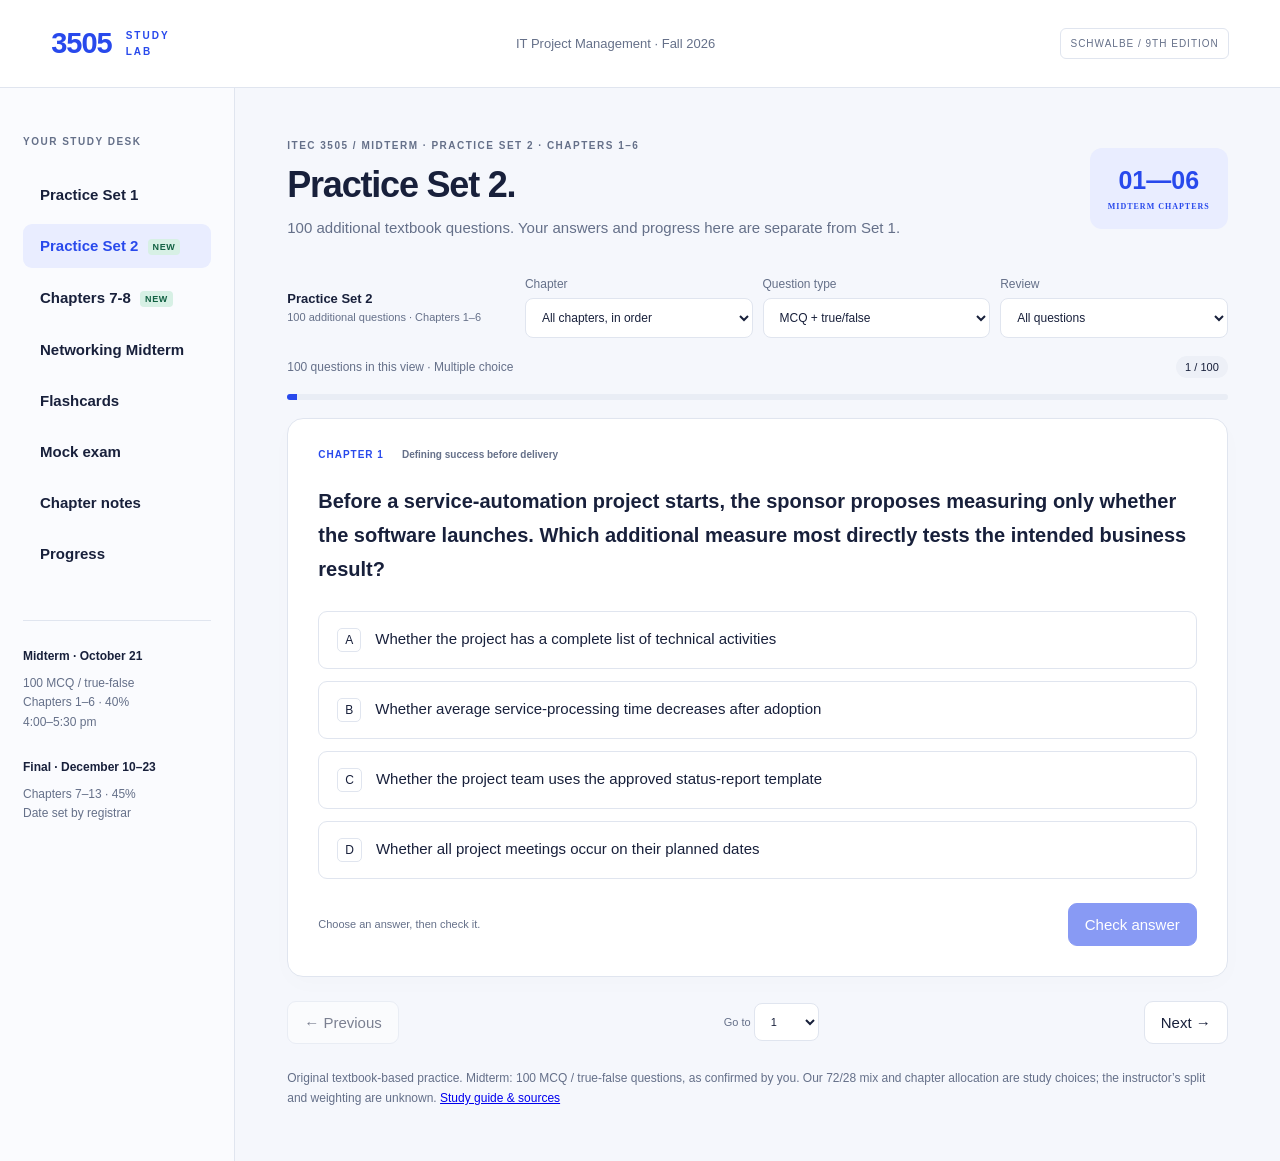
<file: set2.html>
<!doctype html><html lang="en"><head><meta charset="utf-8"><meta name="viewport" content="width=device-width,initial-scale=1"><title>ITEC 3505 · Practice Set 2</title><meta name="description" content="100 additional textbook-based questions for ITEC 3505 Chapters 1–6, with separate progress and timed practice."><link rel="icon" href="data:image/svg+xml,%3Csvg xmlns='http://www.w3.org/2000/svg' viewBox='0 0 32 32'%3E%3Crect width='32' height='32' rx='7' fill='%232346ee'/%3E%3Cpath d='M8 9h16v4H12v3h10v4H12v3H8z' fill='white'/%3E%3C/svg%3E"><link rel="stylesheet" href="styles.css?v=20261027"></head><body><header><a class="brand" href="./">3505<span>STUDY LAB</span></a><span>IT Project Management · Fall 2026</span><span class="tag">SCHWALBE / 9TH EDITION</span></header><div class="shell"><aside><p class="eyebrow">YOUR STUDY DESK</p><nav id="nav"><button class="active">Practice</button><button>Flashcards</button><button>Mock exam</button><button>Chapter notes</button><button>Progress</button></nav><div class="aside-note"><strong>Midterm · October 21</strong><p>100 MCQ / true-false<br>Chapters 1–6 · 40%<br>4:00–5:30 pm</p><strong>Final · December 10–23</strong><p>Chapters 7–13 · 45%<br>Date set by registrar</p></div></aside><main id="main"><p>Loading your textbook practice questions…</p><noscript><section class="panel"><h1>ITEC 3505 Study Lab</h1><p>Enable JavaScript for interactive practice, or <a href="set2-printable.html">open the 100 questions and explained answer key</a>.</p></section></noscript></main></div><script src="data.js"></script><script>window.STUDY_SET="set2";</script><script src="set2-data.js?v=20261020"></script><script src="app.js?v=20261028"></script></body></html>
</file>
<file: styles.css>
:root{--blue:#2849ec;--ink:#18203b;--muted:#657089;--line:#e0e5ef;--bg:#f5f7fc;--green:#12784d}*{box-sizing:border-box}body{margin:0;font:15px 'DM Sans',sans-serif;color:var(--ink);background:var(--bg)}header{height:88px;background:white;border-bottom:1px solid var(--line);display:flex;align-items:center;justify-content:space-between;padding:0 4%;gap:25px}header>span{font-size:13px;color:var(--muted)}.brand{font:800 29px Manrope,sans-serif;letter-spacing:-1px;color:var(--blue);text-decoration:none;display:flex;gap:14px;align-items:center}.brand span{font:700 10px 'DM Sans',sans-serif;letter-spacing:2px;width:45px;line-height:1.6}.tag{border:1px solid var(--line);border-radius:6px;padding:9px;font-size:10px;letter-spacing:1px}.shell{max-width:1500px;margin:auto;display:grid;grid-template-columns:235px 1fr;min-height:calc(100vh - 88px)}aside{border-right:1px solid var(--line);padding:36px 23px;background:#fafbfe}.eyebrow{font-size:10px;letter-spacing:1.5px;font-weight:700;color:var(--muted);line-height:1.6}nav{display:grid;gap:8px;margin-top:23px}button,select{font:inherit}button{cursor:pointer;border:1px solid var(--line);background:white;color:var(--ink);border-radius:9px;padding:12px 16px;transition:background .15s}button:hover{background:#edf1ff;border-color:#bdc9ff}button:focus-visible,select:focus-visible,a:focus-visible{outline:3px solid #e49a1e;outline-offset:3px}button:disabled{cursor:default;opacity:.55}nav button{text-align:left;background:transparent;border-color:transparent;font-weight:600}nav button.active{background:#e9edff;color:var(--blue)}.aside-note{border-top:1px solid var(--line);margin-top:45px;padding-top:25px;font-size:12px;line-height:1.8}.aside-note p{color:var(--muted);margin:6px 0 24px}main{padding:40px 5%;min-width:0;max-width:1140px}.title-row{display:flex;justify-content:space-between;align-items:center;gap:24px;margin-bottom:28px}h1{font:800 clamp(25px,3vw,36px) Manrope,sans-serif;letter-spacing:-1.2px;margin:10px 0}p{line-height:1.65}.title-row p:not(.eyebrow){color:var(--muted);margin:8px 0}.badge{font:700 25px Manrope,sans-serif;text-align:center;white-space:nowrap;background:#e9edff;color:var(--blue);padding:18px;border-radius:12px}.badge span{display:block;font:700 8px 'DM Sans';letter-spacing:1px;margin-top:7px}.panel{background:white;border:1px solid var(--line);border-radius:16px;padding:30px;margin:18px 0;box-shadow:0 7px 25px #1b294504}.question-meta{font-size:10px;letter-spacing:1px;font-weight:700;color:var(--blue);display:flex;gap:18px;align-items:center;margin-bottom:24px}.question-meta span{color:var(--muted);letter-spacing:0}h2{font:600 20px/1.7 Manrope,sans-serif;margin:14px 0 25px}.options{display:grid;gap:12px}.options button{text-align:left;display:flex;align-items:baseline;gap:14px;line-height:1.5;padding:16px 18px}.letter{font-size:12px;padding:2px 7px;border:1px solid var(--line);border-radius:5px}.options .selected{border-color:var(--blue);background:#eef1ff}.options .correct{border-color:#3aa87a;background:#ecf8f1}.options .wrong{border-color:#cf6971;background:#fff0f1}.muted,.disclaimer{font-size:12px;color:var(--muted)}.disclaimer{margin-top:24px;line-height:1.7}.toolbar,.actions{display:flex;gap:10px;align-items:center;flex-wrap:wrap}.toolbar{margin:18px 0}.toolbar label{font-size:12px;color:var(--muted);display:grid;gap:7px;flex:1}select{padding:11px 12px;border:1px solid var(--line);border-radius:8px;background:white;color:var(--ink);max-width:100%;min-width:0}.primary{background:var(--blue);color:white;border-color:var(--blue)}.primary:hover{background:#1836c5;color:white}.actions{justify-content:space-between;margin-top:24px}.feedback{padding:18px 20px;border-left:3px solid var(--green);background:#f0f9f5;border-radius:4px;margin-top:22px;line-height:1.7}.feedback.bad{border-color:#c2525f;background:#fff3f3}.feedback p{margin:5px 0}.grid{display:grid;grid-template-columns:repeat(2,minmax(0,1fr));gap:18px}.grid .panel{margin:0}.stat{font:800 35px Manrope}.tiny{font-size:11px;color:var(--muted)}.pill{font-size:11px;padding:5px 9px;background:#edf0f7;border-radius:20px}.timer{font:700 28px Manrope;font-variant-numeric:tabular-nums}.timer.urgent{color:#ba263d}.question-grid{display:grid;grid-template-columns:repeat(auto-fill,minmax(39px,1fr));gap:7px;margin-top:20px}.question-grid button{font-size:11px;padding:10px 4px}.question-grid .answered{background:#e5edff;color:var(--blue)}.question-grid .flagged{border:2px solid #bb810d}.question-grid .current{outline:2px solid var(--blue)}.flash{min-height:230px;width:100%;font:600 23px/1.6 Manrope;text-align:center;padding:35px}.note-list li{line-height:1.7;margin:12px 0}.progressbar{height:6px;background:#e9edf5;border-radius:20px;margin:16px 0;overflow:hidden}.progressbar span{display:block;background:var(--blue);height:100%}.row{display:flex;justify-content:space-between;align-items:center;gap:10px}.review-item{border-top:1px solid var(--line);padding:20px 0}.review-item p{margin:6px 0}details{margin:15px 0}summary{cursor:pointer;line-height:1.7}.notice{font-size:13px;background:#edf1ff;padding:16px 20px;border-radius:9px;line-height:1.7}.screenreader{position:absolute;width:1px;height:1px;overflow:hidden;clip:rect(0,0,0,0)}@media(max-width:800px){header{height:auto;min-height:75px;padding:16px 5%}header>.tag{display:none}.shell{grid-template-columns:1fr}aside{padding:12px 5%;border-right:0;border-bottom:1px solid var(--line)}aside>.eyebrow,.aside-note{display:none}nav{display:flex;overflow:auto;margin:0;gap:4px}nav button{white-space:nowrap;font-size:13px;padding:10px}main{padding:24px 5%}.badge{display:none}.panel{padding:22px}h2{font-size:18px}.grid{grid-template-columns:1fr}.toolbar label{flex-basis:40%}header>span{font-size:10px;max-width:140px}.title-row{margin-bottom:20px}}
.options button:disabled{opacity:1}.options button:disabled:hover{background:inherit}.options button.correct:disabled:hover{background:#ecf8f1}.options button.wrong:disabled:hover{background:#fff0f1}
@media(max-width:480px){.toolbar label{flex-basis:100%}.question-meta{flex-wrap:wrap;gap:6px}.row{flex-wrap:wrap}.options button{padding:13px 12px}h1{letter-spacing:-.6px}}

.bank-link{display:block;text-align:left;text-decoration:none;color:var(--ink);border:1px solid transparent;border-radius:9px;padding:12px 16px;font-weight:600;white-space:nowrap}.bank-link:hover{background:#edf1ff;border-color:#bdc9ff}.new-tag{display:inline-block;font-size:9px;letter-spacing:.6px;background:#d7f0e5;color:#126143;border-radius:4px;padding:3px 5px;margin-left:5px;vertical-align:middle}.bank-summary{padding:11px 0;flex:1;font-size:13px}.bank-summary span{display:block;font-size:11px;color:var(--muted);margin-top:5px}@media(max-width:800px){.bank-link{font-size:13px;padding:10px}.bank-summary{flex-basis:100%}}
</file>
<file: networking.css>
.bank-link.active{background:#e9edff;color:var(--blue)}.network-answer{display:block;width:100%;min-height:145px;resize:vertical;border:1px solid #aab6cc;border-radius:10px;padding:16px;font:inherit;line-height:1.7;color:var(--ink);background:#fff}.network-answer:focus-visible,input:focus-visible{outline:3px solid #e49a1e;outline-offset:3px}.network-jump{margin-top:10px}.network-jump button{min-height:40px}.network-choice{display:flex;gap:13px;align-items:flex-start;padding:16px;border:1px solid var(--line);border-radius:10px;line-height:1.6;cursor:pointer}.network-choice:has(input:checked){background:#eef1ff;border-color:var(--blue)}.network-choice input{margin:6px 0 0;flex-shrink:0;accent-color:var(--blue)}fieldset{border:0;margin:0;padding:0;min-width:0}legend{padding:0;width:100%;font:600 20px/1.6 Manrope,sans-serif;margin:12px 0 24px}.network-draft{white-space:pre-wrap;overflow-wrap:anywhere;background:#f5f7fc;border:1px solid var(--line);padding:15px;border-radius:8px}.network-rubric label{display:flex;gap:10px;align-items:baseline;margin:10px 0;line-height:1.6}.network-rubric input{accent-color:var(--blue)}.network-topic-score{display:flex;justify-content:space-between;gap:15px;border-bottom:1px solid var(--line);padding:12px 0}.network-status{font-size:12px;color:var(--muted);margin-top:12px}.network-table{width:100%;border-collapse:collapse;margin:18px 0;font-size:14px}.network-table td,.network-table th{text-align:left;border-bottom:1px solid var(--line);padding:10px 7px}.network-table-wrap{overflow:auto}.network-review h3{margin-top:27px}.network-review li{line-height:1.7;margin:8px 0}.network-result-actions{justify-content:flex-start}.network-step{scroll-margin-top:20px}.network-step:focus{outline:none}#selfScore{font-weight:700}.network-source{font-size:12px}.network-source a{overflow-wrap:anywhere}.network-warn{background:#fff4dd;color:#775009;border:1px solid #e8ce96;padding:12px;border-radius:8px}.network-intro{margin:12px 0 20px}.network-grade{font:800 35px Manrope,sans-serif;color:var(--blue)}@media(max-width:480px){legend{font-size:18px}.network-choice{padding:12px}.network-rubric label{align-items:flex-start}.network-rubric input{margin-top:6px}}@media print{header,aside,.no-print{display:none}.shell{display:block}main{max-width:none;padding:0}.panel{box-shadow:none;border:0;padding:0}.review-item{break-inside:avoid}.network-review{font-size:12px}}
</file>
